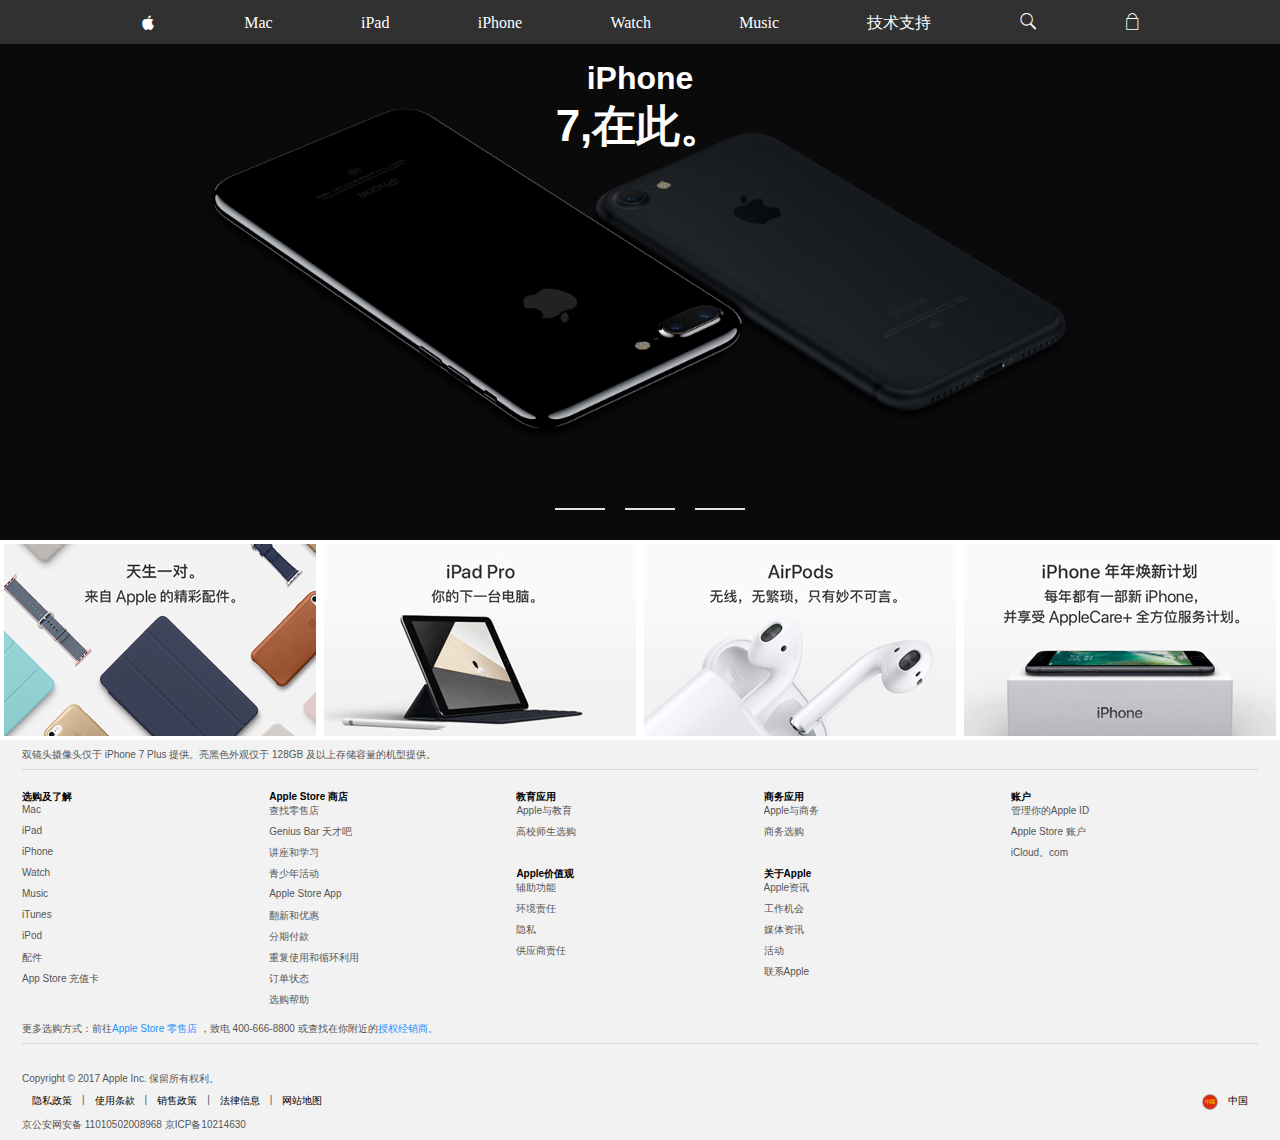
<file: apple/index.html>
<!DOCTYPE html>
<html>
	<head>
		<meta charset="UTF-8">
		<title>apple</title>
		<link rel="stylesheet" type="text/css" href="css/common.css"/>
		<link rel="stylesheet" type="text/css" href="css/index.css"/>
		<link rel="stylesheet" type="text/css" href="css/big.css" media="screen and (min-width: 1068px)"/>
		<link rel="stylesheet" type="text/css" href="css/medium.css" media="screen and (min-width: 735px) and (max-width: 1068px)"/>
		<link rel="stylesheet" type="text/css" href="css/small.css" media="screen and (min-width: 100px) and (max-width: 735px)"/>
		<script src="js/jquery.js"></script>
		<script src="js/apple.js"></script>
	</head>
	<body>
		<header>
			<nav class="big-srceen">
				<div class="ul">
					<a href="">&#xe608;</a>
					<a href="">Mac</a>
					<a href="">iPad</a>
					<a href="">iPhone</a>
					<a href="">Watch</a>
					<a href="">Music</a>
					<a href="">技术支持</a>
					<a href="">&#xe601;</a>
					<a href="">&#xe64b;</a>
				</div>
			</nav>
			<nav class="small-srceen">
				<div class="ul">
					<a href="javascript:;">
						<div></div>
						<div></div>
					</a>
					<a href="">&#xe608;</a>
					<a href="">&#xe64b;</a>
				</div>
				<ul>
					<li>
						<a href="">Mac</a>
					</li>
					<li>
						<a href="">iPad</a>
					</li>
					<li>
						<a href="">iPhone</a>
					</li>
					<li>
						<a href="">Watch</a>
					</li>
					<li>
						<a href="">Music</a>
					</li>
					<li>
						<a href="">技术支持</a>
					</li>
					<li>
						<a href="">&#xe601; 搜索 apple.com</a>
					</li>
				</ul>
			</nav>
			
			<!--banner-->
			<ul class="banner">
				<li class="img first">
					<a href="">
						<h3>iPhone</h3>
						<h2>7,在此。</h2>
					</a>
				</li>
				<li class="img">
					<a href="">
						<h3>MacBook Pro</h3>
						<h2>一身才华，一触，即发。</h2>
					</a>
				</li>
				<li class="img">
					<a href="">
						<img src="img/logo_watch_large.png"/>
						<h2>Series 2 新登场。</h2>
					</a>
				</li>
				<!--//进度条-->
				<li class="rect">
					<div>
						<div></div>
					</div>
					<div>
						<div></div>
					</div>
					<div>
						<div></div>
					</div>
				</li>
				<!--左右箭头-->
				<li class="left">
					<div>&lt;</div>
				</li>
				<li class="right">
					<div>&gt;</div>
				</li>
			</ul>
		</header>
		
		<!--图片-->
		<ul class="img-box">
			<li>
				<a href=""></a>
			</li>
			<li>
				<a href=""></a>
			</li>
			<li>
				<a href=""></a>
			</li>
			<li>
				<a href=""></a>
			</li>
		</ul>
		
		<!--底部-->
		<div class="bottom">
			<p>双镜头摄像头仅于 iPhone 7 Plus 提供。亮黑色外观仅于 128GB 及以上存储容量的机型提供。</p>
			<div>
				<div>
					<div>
						<h4>选购及了解<span>+</span></h4>
						<ul>
							<li><a href="">Mac</a></li>
							<li><a href="">iPad</a></li>
							<li><a href="">iPhone</a></li>
							<li><a href="">Watch</a></li>
							<li><a href="">Music</a></li>
							<li><a href="">iTunes</a></li>
							<li><a href="">iPod</a></li>
							<li><a href="">配件</a></li>
							<li><a href="">App Store 充值卡</a></li>
						</ul>
					</div>
				</div>
				<div>
					<div>
						<h4>Apple Store 商店<span>+</span></h4>
						<ul>
							<li><a href="">查找零售店</a></li>
							<li><a href="">Genius Bar 天才吧</a></li>
							<li><a href="">讲座和学习</a></li>
							<li><a href="">青少年活动</a></li>
							<li><a href="">Apple Store App</a></li>
							<li><a href="">翻新和优惠</a></li>
							<li><a href="">分期付款</a></li>
							<li><a href="">重复使用和循环利用</a></li>
							<li><a href="">订单状态</a></li>
							<li><a href="">选购帮助</a></li>
						</ul>
					</div>
				</div>
				
				<div>
					<div>
						<h4>教育应用<span>+</span></h4>
						<ul>
							<li><a href="">Apple与教育</a></li>
							<li><a href="">高校师生选购</a></li>
						</ul>
					</div>
					<div>
						<h4>商务应用<span>+</span></h4>
						<ul>
							<li><a href="">Apple与商务</a></li>
							<li><a href="">商务选购</a></li>
						</ul>
					</div>
				</div>
				
				<div>
					<div>
						<h4>账户<span>+</span></h4>
						<ul>
							<li><a href="">管理你的Apple ID</a></li>
							<li><a href="">Apple Store 账户</a></li>
							<li><a href="">iCloud。com</a></li>
						</ul>
					</div>
					<div>
						<h4>Apple价值观<span>+</span></h4>
						<ul>
							<li><a href="">辅助功能</a></li>
							<li><a href="">环境责任</a></li>
							<li><a href="">隐私</a></li>
							<li><a href="">供应商责任</a></li>
						</ul>
					</div>
				</div>
				
				<div>
					<div>
						<h4>关于Apple<span>+</span></h4>
						<ul>
							<li><a href="">Apple资讯</a></li>
							<li><a href="">工作机会</a></li>
							<li><a href="">媒体资讯</a></li>
							<li><a href="">活动</a></li>
							<li><a href="">联系Apple</a></li>
						</ul>
					</div>
				</div>
			</div>
			<p>更多选购方式：前往<a href="">Apple Store 零售店</a> ，致电 400-666-8800 或查找在你附近的<a href="">授权经销商。</a></p>
			<p>Copyright © 2017 Apple Inc. 保留所有权利。</p>
			<a href="">隐私政策</a>
			<span>|</span>
			<a href="">使用条款</a>
			<span>|</span>
			<a href="">销售政策</a>
			<span>|</span>
			<a href="">法律信息</a>
			<span>|</span>
			<a href="">网站地图</a>
			<a href="">
				<a href="" class="chain">中国</a>
				<img src="img/16.png" alt="" />
			</a>
			<p>京公安网安备 11010502008968 京ICP备10214630</p>
		</div>
	</body>
</html>
</file>
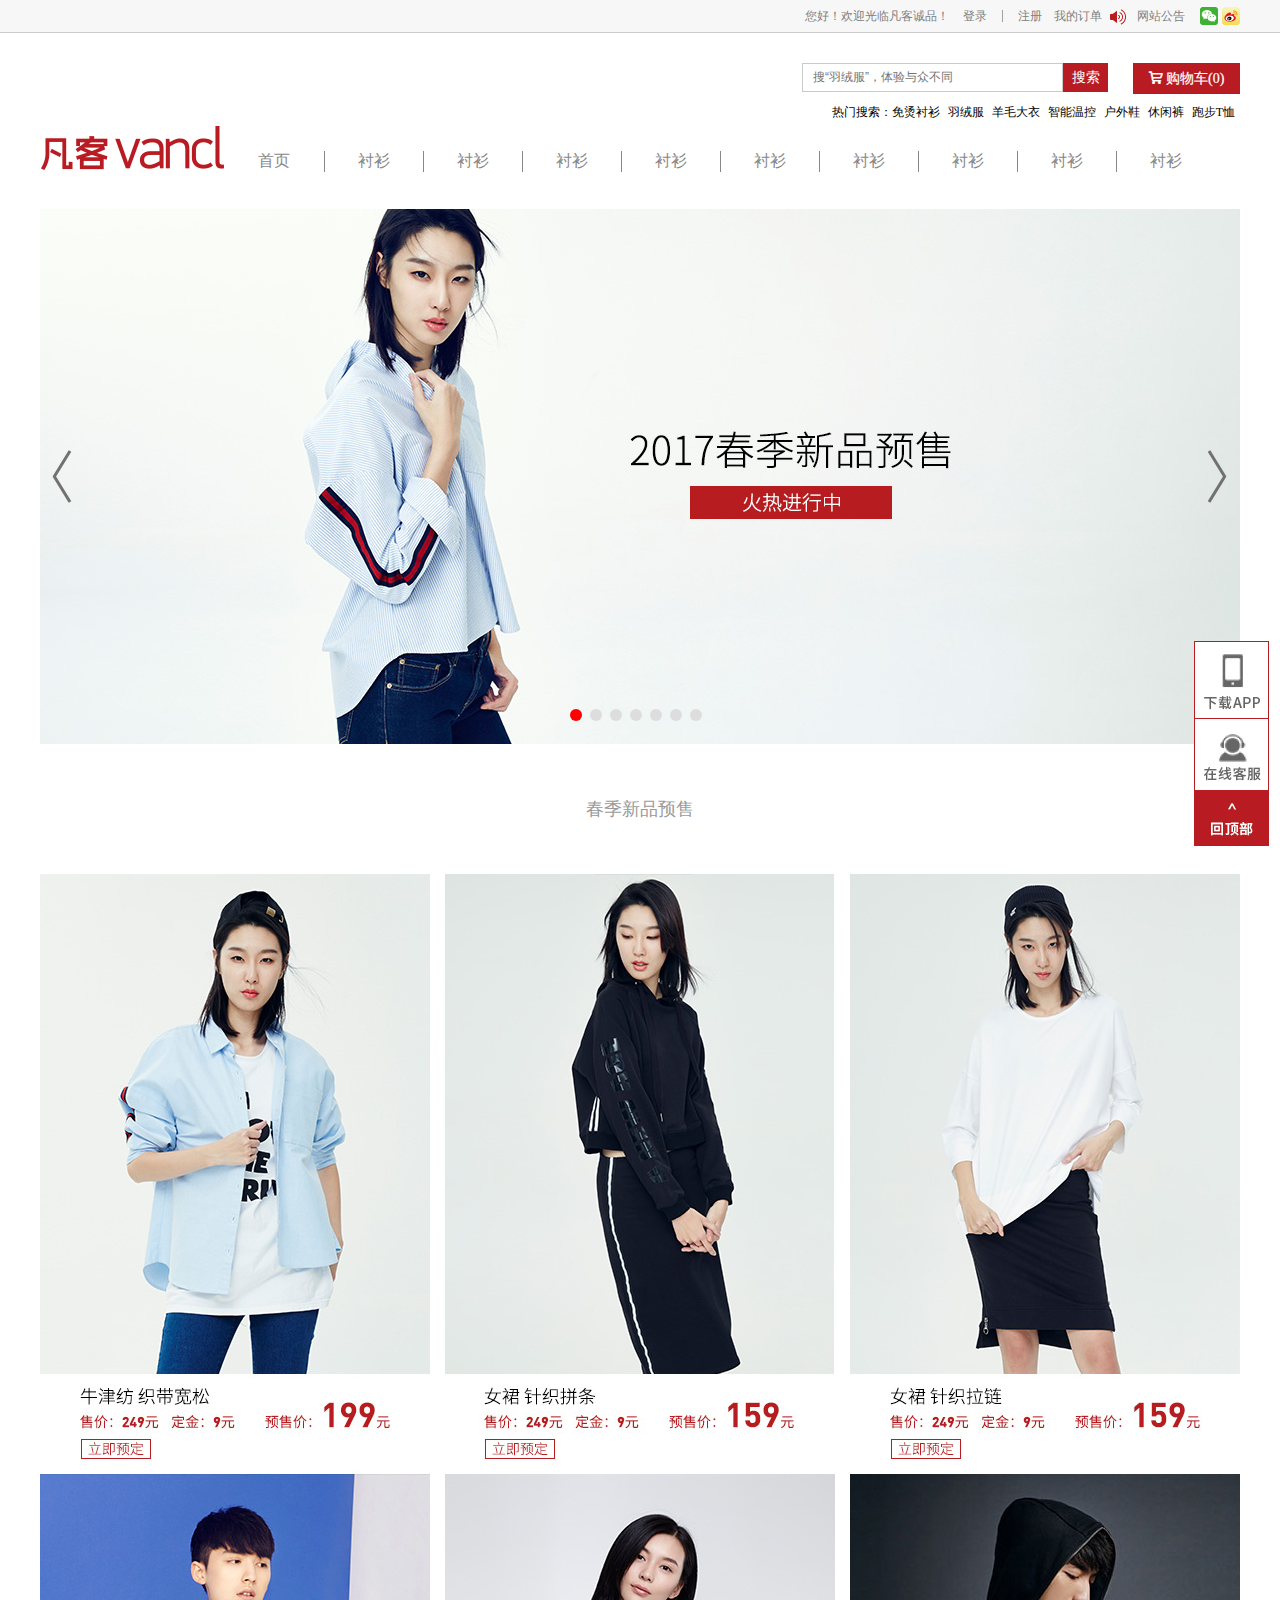
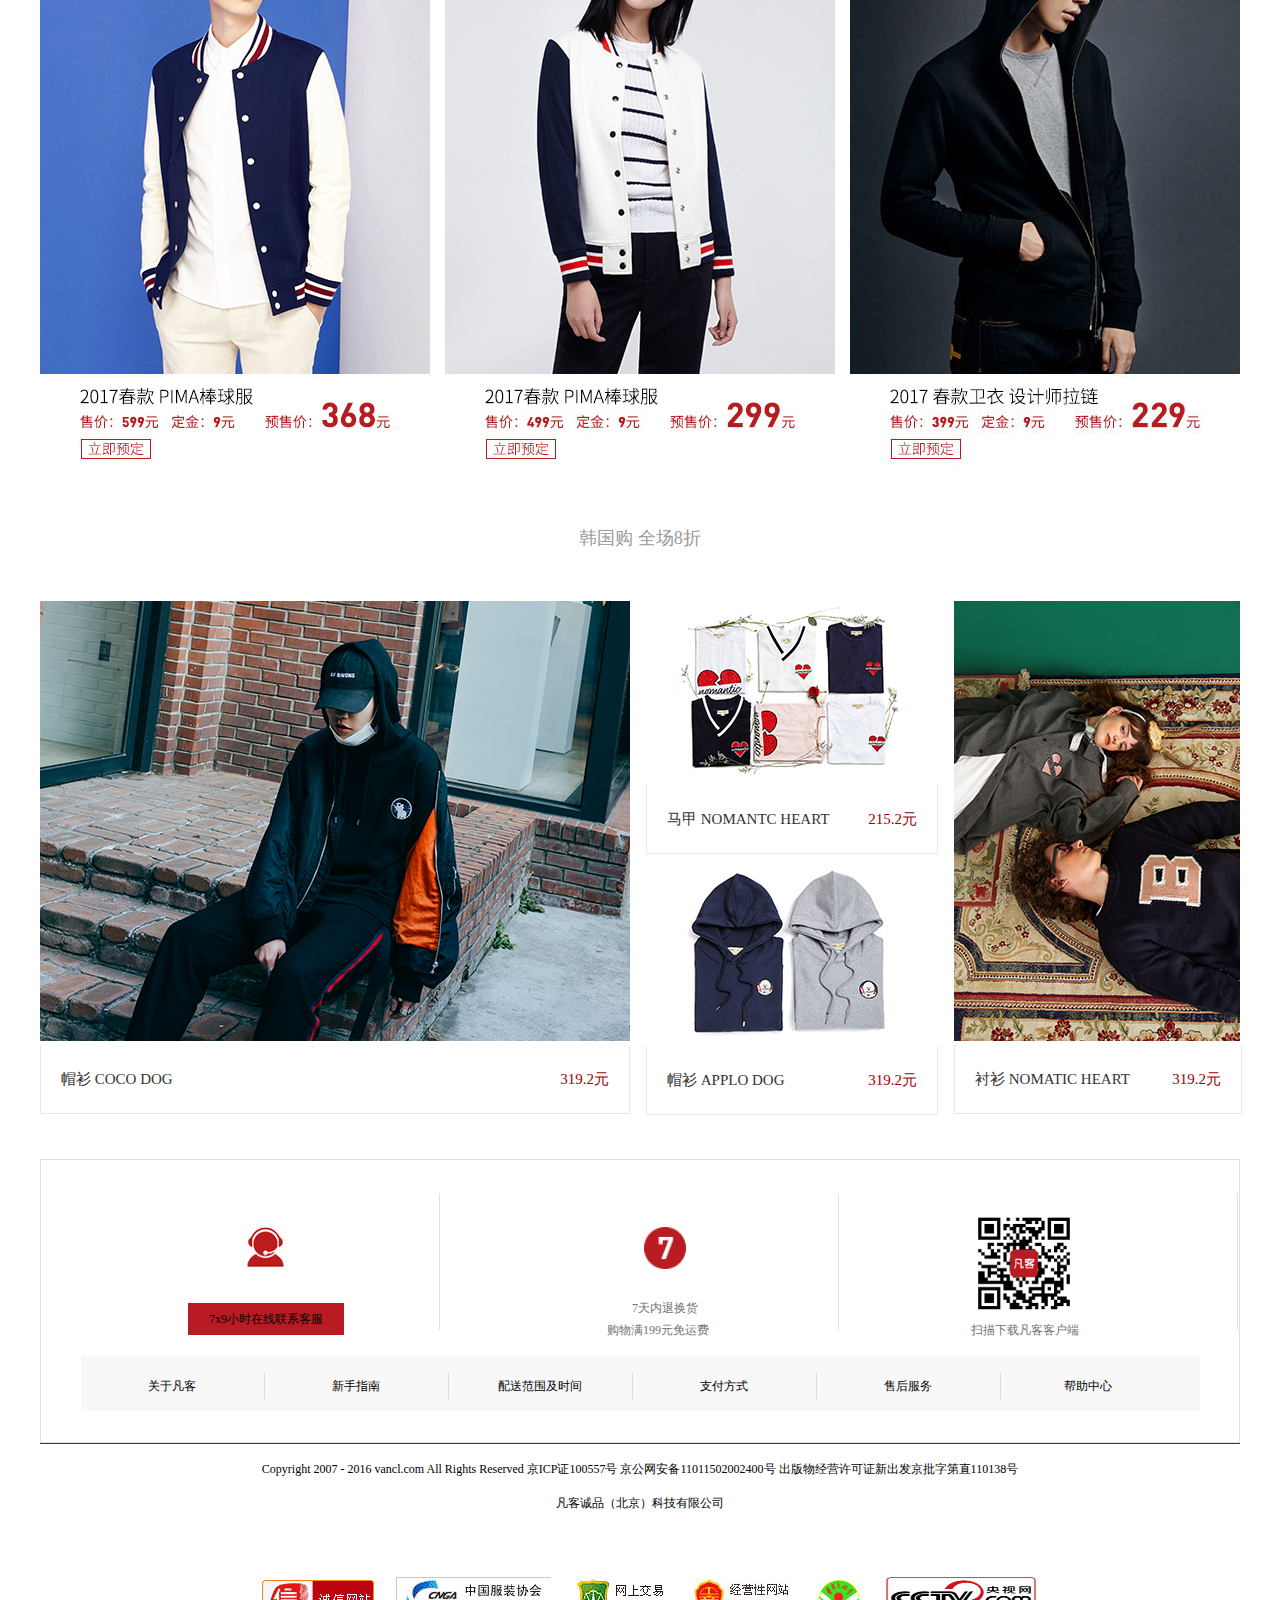
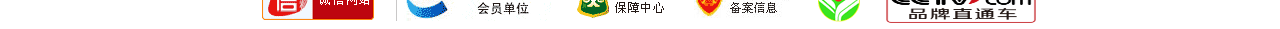
<file: 凡客/index.html>
<!doctype html>
<html lang="en">
<head> 
	<meta charset="UTF-8">
	<title>凡客</title>
	<link rel="stylesheet" href="css/base.css">
	<link rel="stylesheet" href="css/main.css">
</head>
<body>
	<div class="fix">
		<img src="img/baywindow.png" alt="">
	</div>
	<!-- 头部开始 -->
	<div class="header">
		<div class="main">
			<!-- 登录部分的大盒子 -->
			<div class="loginBox">
				<!-- 欢迎光临 -->
				<div class="welcome">您好！欢迎光临凡客诚品！</div>
				<!-- 登录注册 -->
				<div class="dengzhu">
					<a href="" class="login">登录</a>
					<div class="xian"></div>
					<a href="" class="login zhuce">注册</a>
				</div>
				<div class="dingdan">
					<a href="" class="dingdan">我的订单</a>
				</div>
				<!-- 公告 -->
				<div class="gonggao ">
					<img src="img/2.png" alt="" class=gonggaoimg>
					<div class="gonggaocon">网站公告</div>	
				</div>
				<!-- 微信 -->			
				<img src="img/w2.jpg"  alt="" class="weiboimg">				
				<div class="wxbox">
					<img src="img/w1.jpg"  alt="" class="weixinimg">
					<img src="img/weixin.png" alt="" class="weixinimg wx-erweima">
				</div>
			</div>
		</div>
	</div>
	<!-- 头部结束 -->
	<!-- 搜索栏 -->
	<div class="sousuolan">
		<div class="search">
			<div class="sousuoshang">
				<div class="sousuo">
					<input type="text" class="sousuokuang" placeholder="搜“羽绒服”，体验与众不同">
					<a href="">
						<div class="searchbtn">搜索</div>
					</a>
				</div>
				<div class="gouwuche iconfont">
					&#xe600;
					购物车(0)
					<div class="bugcartab">您的购物车中没有任何商品
					</div>
					<div class="tiaoer"></div>
				</div>
			</div>
			<div class="sousuoxia">
				<div class="resou">
						热门搜索：<a href="">免烫衬衫</a> <a href="">羽绒服</a> <a href="">羊毛大衣</a> <a href="">智能温控</a> <a href="">户外鞋</a> <a href="">休闲裤</a> <a href="">跑步T恤</a>
						</div>
			</div>
				
		</div>
	
	</div>
	<!-- 搜索栏结束 -->
	<!-- 导航栏开始 -->
	<div class="daohang">
		<a href="">
			<div class="logo">
				<img src="img/logo18546.png" alt="" >
			</div>
		</a>
			<div class="daohanglan123">
				<a href="">首页</a>
			</div>
			<div class="daohanglan">
				<a href=""><p>衬衫</p></a>
				<div class="xuangxiang">
					<div class="tiao"></div>
					<div class="xuangxiang_neirong">
						<a href="">
							<li>卫衣</li>
							<li>卫衣</li>
							<li>卫衣</li>
							<li>卫衣</li>
							<li>卫衣</li>
						</a>
						
					</div>
				</div>
			</div>

			<div class="daohanglan">
				<a href=""><p>衬衫</p></a>
				<div class="xuangxiang">
					<div class="tiao"></div>
					<div class="xuangxiang_neirong">
						<a href="">
							<li>卫衣</li>
							<li>卫衣</li>
							<li>卫衣</li>
							<li>卫衣</li>
							<li>卫衣</li>
						</a>
					</div>
				</div>
			</div>

			<div class="daohanglan">
				<a href=""><p>衬衫</p></a>
				<div class="xuangxiang">
					<div class="tiao"></div>
					<div class="xuangxiang_neirong">
						<a href="">
							<li>卫衣</li>
							<li>卫衣</li>
							<li>卫衣</li>
							<li>卫衣</li>
							<li>卫衣</li>
						</a>
					</div>
				</div>
			</div>

			<div class="daohanglan">
				<a href=""><p>衬衫</p></a>
				<div class="xuangxiang">
					<div class="tiao"></div>
					<div class="xuangxiang_neirong">
						<a href="">
							<li>卫衣</li>
							<li>卫衣</li>
							<li>卫衣</li>
							<li>卫衣</li>
							<li>卫衣</li>
						</a>
					</div>
				</div>
			</div>

			<div class="daohanglan">
				<a href=""><p>衬衫</p></a>
				<div class="xuangxiang">
					<div class="tiao"></div>
					<div class="xuangxiang_neirong">
						<a href="">
							<li>卫衣</li>
							<li>卫衣</li>
							<li>卫衣</li>
							<li>卫衣</li>
							<li>卫衣</li>
						</a>
					</div>
				</div>
			</div>

			<div class="daohanglan">
				<a href=""><p>衬衫</p></a>
				<div class="xuangxiang">
					<div class="tiao"></div>
					<div class="xuangxiang_neirong">
						<a href="">
							<li>卫衣</li>
							<li>卫衣</li>
							<li>卫衣</li>
							<li>卫衣</li>
							<li>卫衣</li>
						</a>
					</div>
				</div>
			</div>

			<div class="daohanglan">
				<a href=""><p>衬衫</p></a>
				<div class="xuangxiang">
					<div class="tiao"></div>
					<div class="xuangxiang_neirong">
						<a href="">
							<li>卫衣</li>
							<li>卫衣</li>
							<li>卫衣</li>
							<li>卫衣</li>
							<li>卫衣</li>
						</a>
					</div>
				</div>
			</div>
			<div class="daohanglan">
				<a href=""><p>衬衫</p></a>
				<div class="xuangxiang">
					<div class="tiao"></div>
					<div class="xuangxiang_neirong">
						<a href="">
							<li>卫衣</li>
							<li>卫衣</li>
							<li>卫衣</li>
							<li>卫衣</li>
							<li>卫衣</li>
						</a>
					</div>
				</div>
			</div>
			<div class="daohanglan">
				<a href=""><p>衬衫</p></a>
				<div class="xuangxiang">
					<div class="tiao"></div>
					<div class="xuangxiang_neirong">
						<a href="">
							<li>卫衣</li>
							<li>卫衣</li>
							<li>卫衣</li>
							<li>卫衣</li>
							<li>卫衣</li>
						</a>
					</div>
				</div>
			</div>
			
	</div>
	<!-- 导航栏结束 -->
	<!-- banner开始 -->
	<div class="banner">
		<a href="">
			<img src="img/ys535.jpg" alt="">
			<img src="img/sjys.jpg" alt="">
			<img src="img/1200-535-2.jpg" alt="">
			<img src="img/vty-535.jpg" alt="">
			<img src="img/dh.jpg" alt="">
			<img src="img/njfsj3-10.jpg" alt="">
			<img src="img/535-0322.jpg" alt="">

		</a>
		
		<div class="zuo"></div>
		<div class="you"></div>
		<div class="xia">
			<li class="lunbodian active"></li>
			<li class="lunbodian"></li>
			<li class="lunbodian"></li>
			<li class="lunbodian"></li>
			<li class="lunbodian"></li>
			<li class="lunbodian"></li>
			<li class="lunbodian"></li>
		</div>
	</div>
	<!-- banner结束 -->
	<!-- 春季新品开始 -->
	<div class="xinpin">
		<div class="yushou">春季新品预售</div>
		<div class="clothes">
			<a href=""><img src="img/cjys_04.jpg" alt="" class=tupian1></a>
			<a href=""><img src="img/cjys_05.jpg" alt="" class=tupian2></a>	
			<a href=""><img src="img/cjys_06.jpg" alt="" class=tupian3></a>
			<a href=""><img src="img/cjys_07.jpg" alt="" class=tupian4></a>
			<a href=""><img src="img/cjys_08.jpg" alt="" class=tupian5></a>
			<a href=""><img src="img/cjys_44.jpg" alt="" class=tupian6></a>					
		</div>
	</div>
	<div class="hanguogou">
		<div class="bazhe">韩国购 全场8折</div>
		<div class="clothes2">
			<div class="maoshan1"><!-- 第一小块 -->
				<a href=""><img src="img/01.jpg" alt="" class=tupian7></a>				
				<div class="cocodog">
					<div class="COCODOG">帽衫 COCO DOG</div>
					<div class="JIAGE">319.2元</div>
				</div>
			</div>
			<div class="maoshan2"><!-- 第二小块 -->
				<div class="c1">
					<a href=""><img src="img/003.jpg" alt="" class=tupian8></a>					
					<div class="majia">
						<div class="heart">马甲 NOMANTC HEART</div>
						<div class="JIAGE2">215.2元</div>
					</div>
				</div>
				<div class="c2">
					<a href=""><img src="img/002.jpg" alt="" class=tupian8></a>					
					<div class="maoshan">
						<div class="applo">帽衫 APPLO DOG</div>
						<div class="JIAGE3">319.2元</div>
					</div>
				</div>
			</div>
			<div class="maoshan3">   <!-- 第三小块 -->
				<a href=""><img src="img/04.jpg" alt="" class=tupian9></a>				
				<div class="chenshan">
					<div class="NOMANTIC">衬衫 NOMATIC HEART</div>
					<div class="JIAGE4">319.2元</div>
				</div>
			</div>				
		</div>
	</div>
	<div class="dibu">   <!-- 第三部分 -->	
		<div class="shangban">
			<div class="lianxi">
		    		<img src="img/onlinecustomer.png" alt="" class="lianxi1">
		    		<div class="kefu">7x9小时在线联系客服</div>
		    	</div>
		    	<div class="lianxi">
		    		<img src="img/seven.png" alt="" class="lianxi1">
		    		<div class="huanhuo">7天内退换货</div>
		    		<div class="mianyunfei">购物满199元免运费</div>
		    	</div>
		    	<div class="lianxi">
		    		<img src="img/2014_8_29_16_39_33_7709.jpg" alt="" class="lianxi2">
		    		<div class="erweima">扫描下载凡客客户端</div>
		    	</div>	
		</div>		

		<div class="hui">
			<a href="">
	    		<div class="guanyu">关于凡客</div>
	    		<div class="guanyu">新手指南</div>
	    		<div class="guanyu">配送范围及时间</div>
	    		<div class="guanyu">支付方式</div>
	    		<div class="guanyu">售后服务</div>
	    		<div class="guanyu1">帮助中心</div>
    		</a>
	    </div>    
		      	
		    		    		    		    	
	</div>
	<div class="dilan">
	    	<div class="icp"> Copyright 2007 - 2016 vancl.com All Rights Reserved 京ICP证100557号 京公网安备11011502002400号 出版物经营许可证新出发京批字第直110138号</div>
	    	<div class="icp">凡客诚品（北京）科技有限公司</div>
	    	<div class="danwei">
	    		<div class="danwei1 danwei11">
	    			<img src="img/spritesbgtop1.png" alt="">
	    		</div>
	    		<div class="danwei1">
	    			<img src="img/spritesbgtop2.png" alt="">
	    		</div>
	    		<div class="danwei1">
	    			<img src="img/26.png" alt="">
	    		</div>
	    		<div class="danwei1">
	    			<img src="img/spritesbgtop4.png" alt="">
	    		</div>
	    		<div class="danwei1">
	    			<img src="img/spritesbgtop5.png" alt="">
	    		</div>
	    		<div class="danwei1">
	    			<img src="img/kexin_brand_for_others.png" alt="" class="che">
	    		</div>
	    	</div>
	    </div>
	    </div>
	
	
	<script src="js/function.js"></script>
	<script src="js/animate.js"></script>
	<script src="js/hover.js"></script>
	<script src="js/xuanxiangka.js"></script>
	
</body>
</html>
</body>
</html>         <!-- text-align：center 使行元素在块元素中居中 -->
  				<!-- 浮动元素撑不开父元素的高度 -->
  				<!-- <div class="claer"></div> -->       <!--  清除浮动 -->
</file>
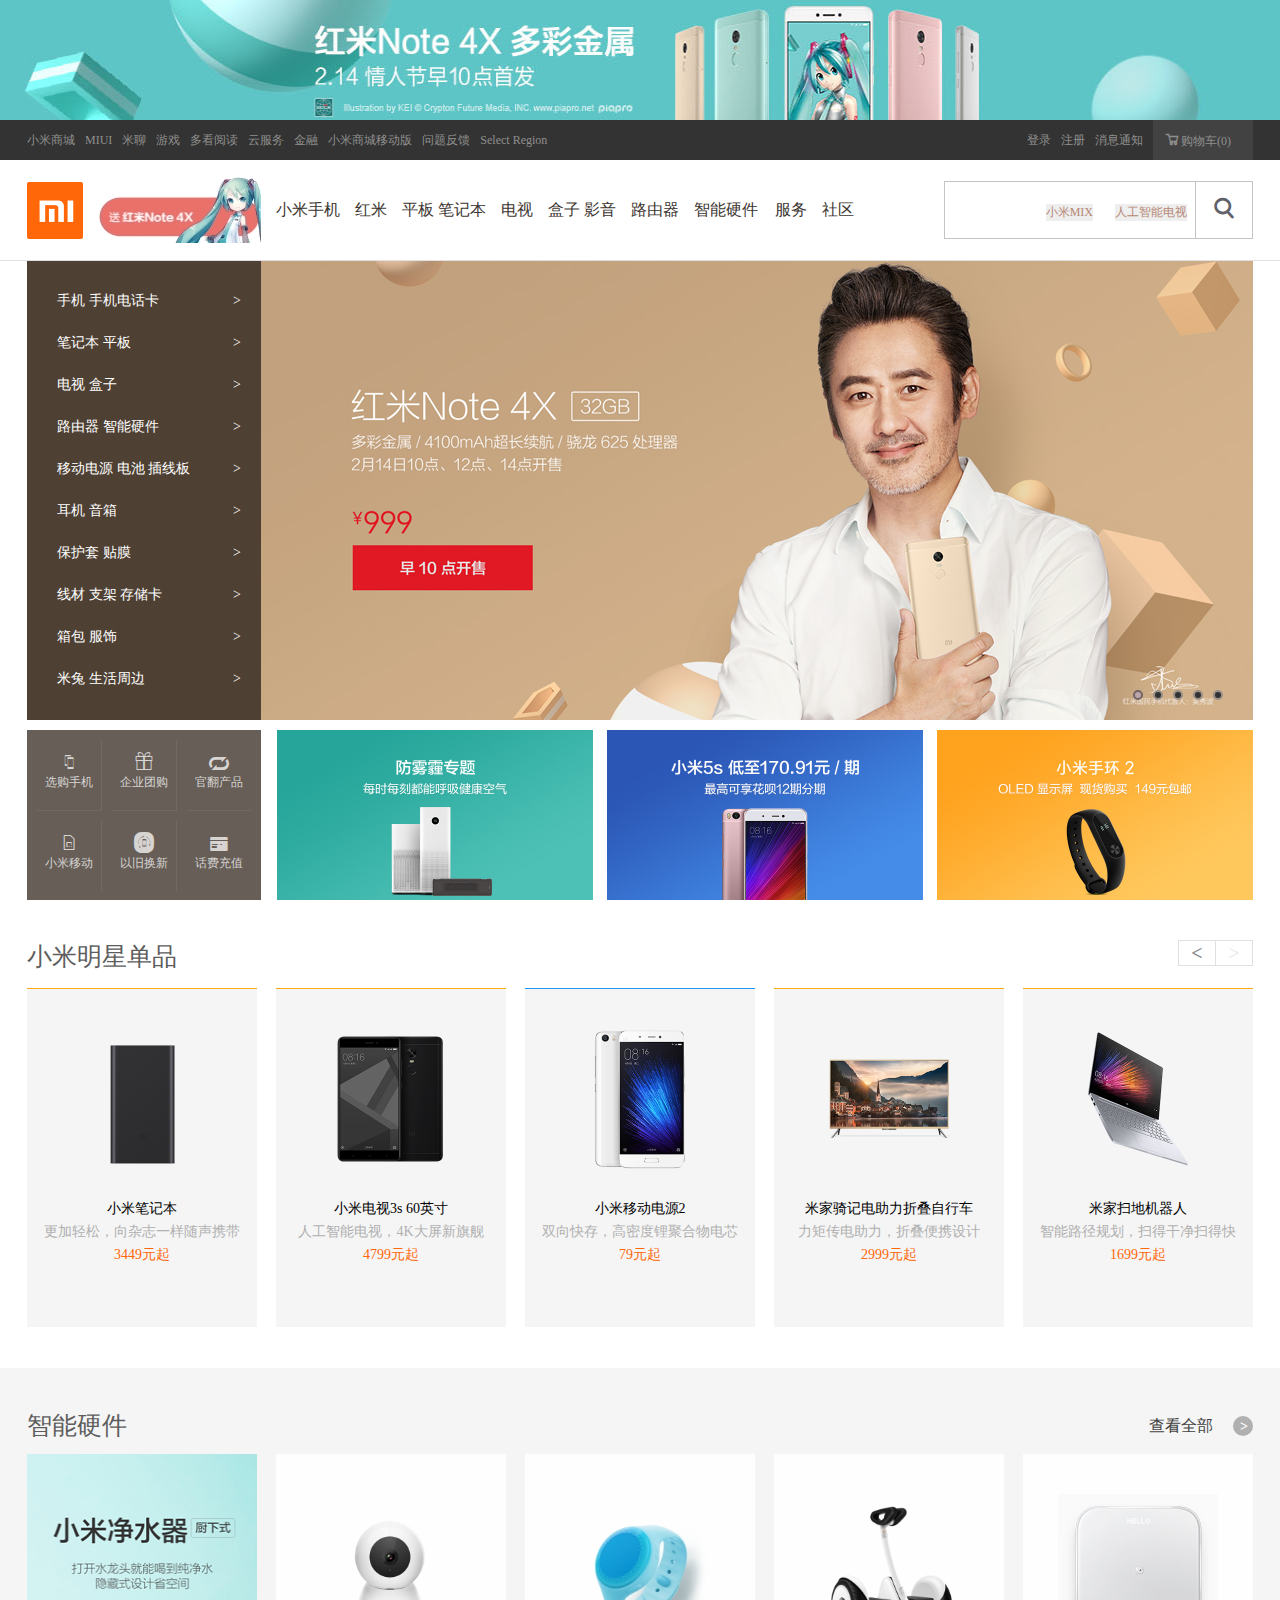
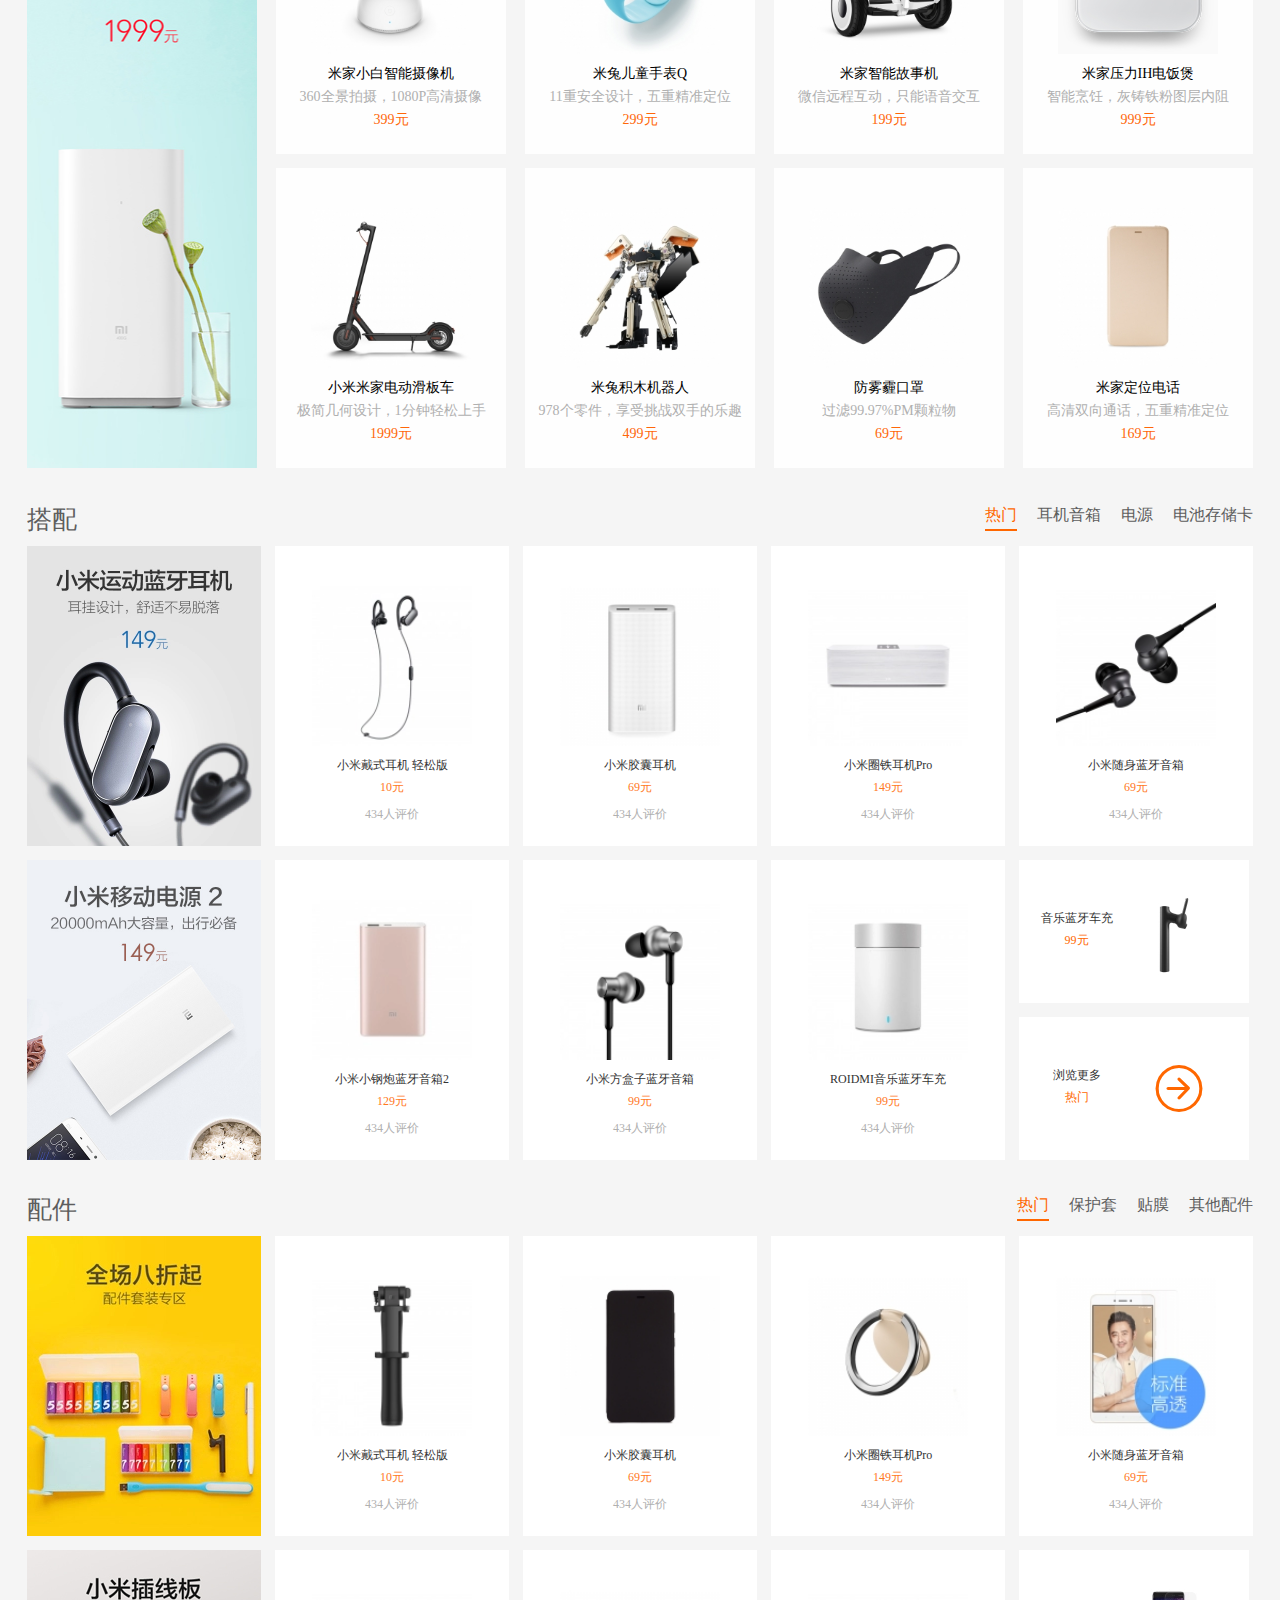
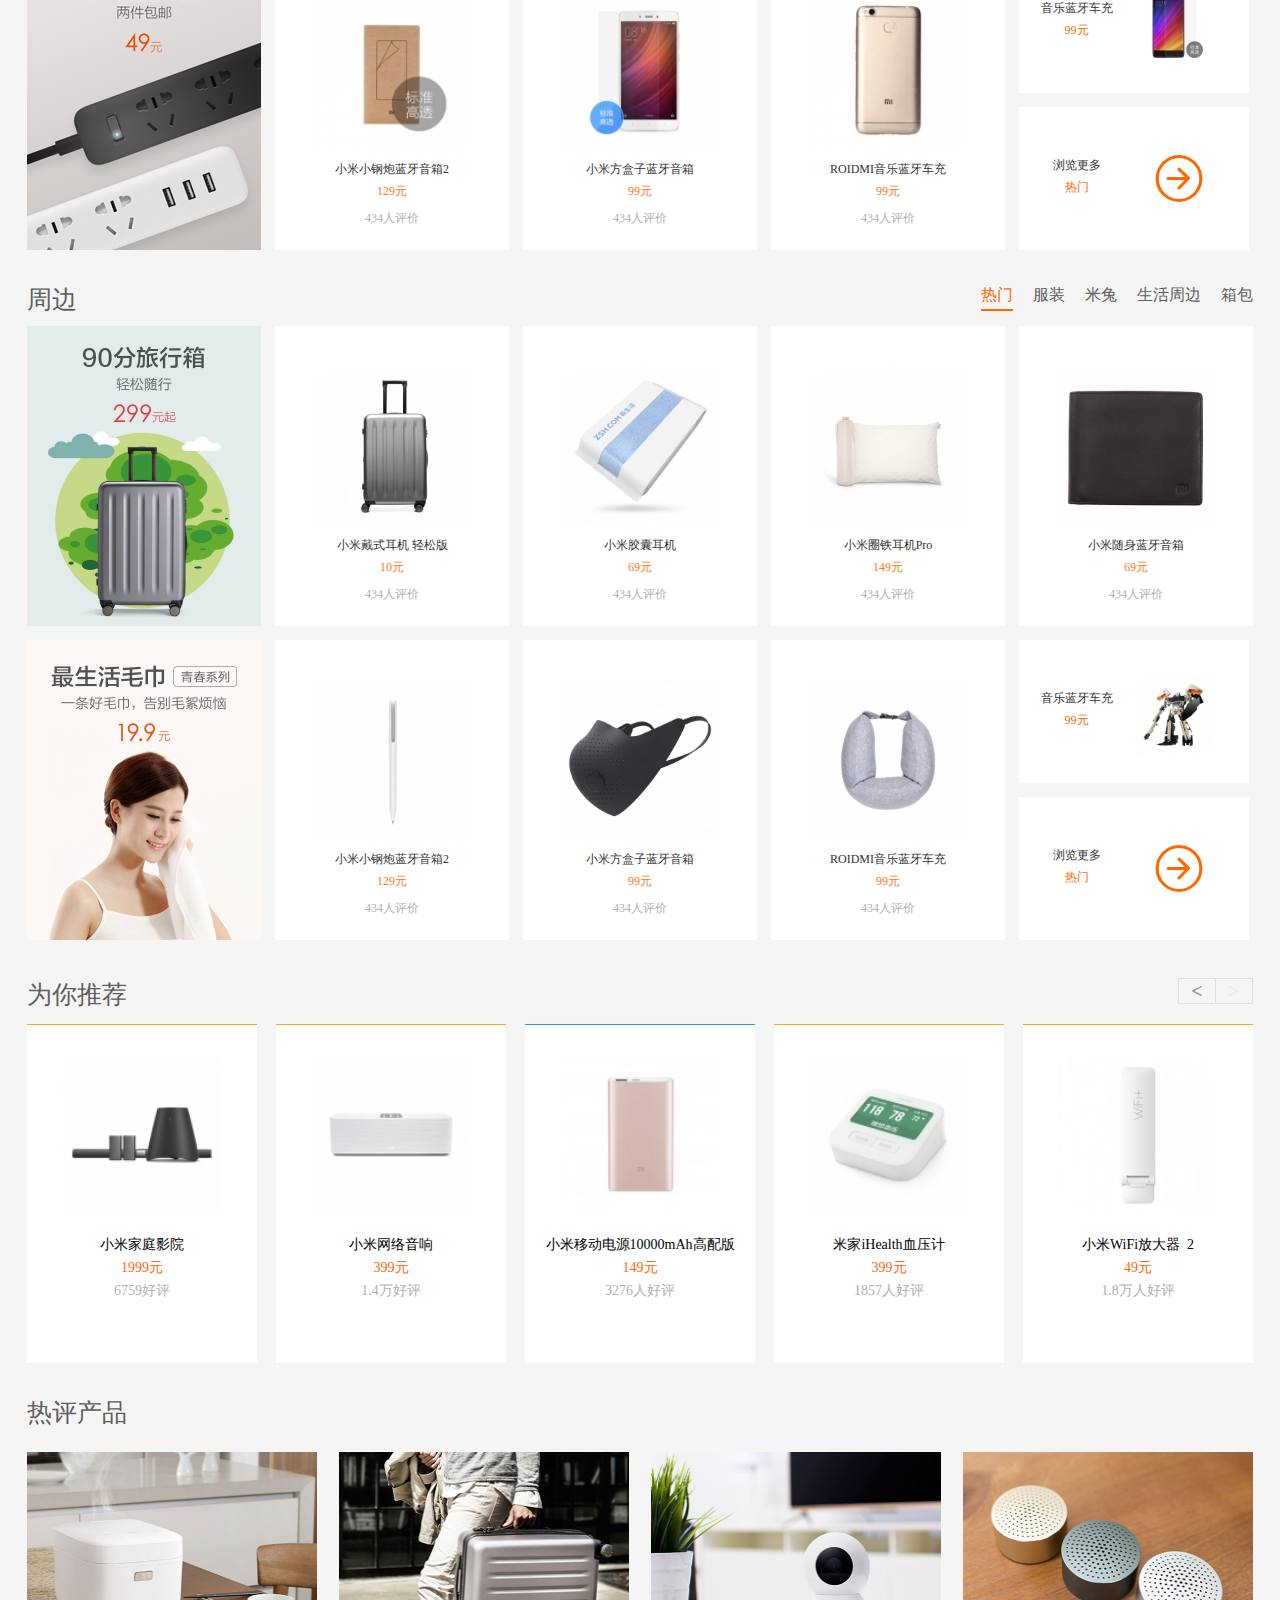
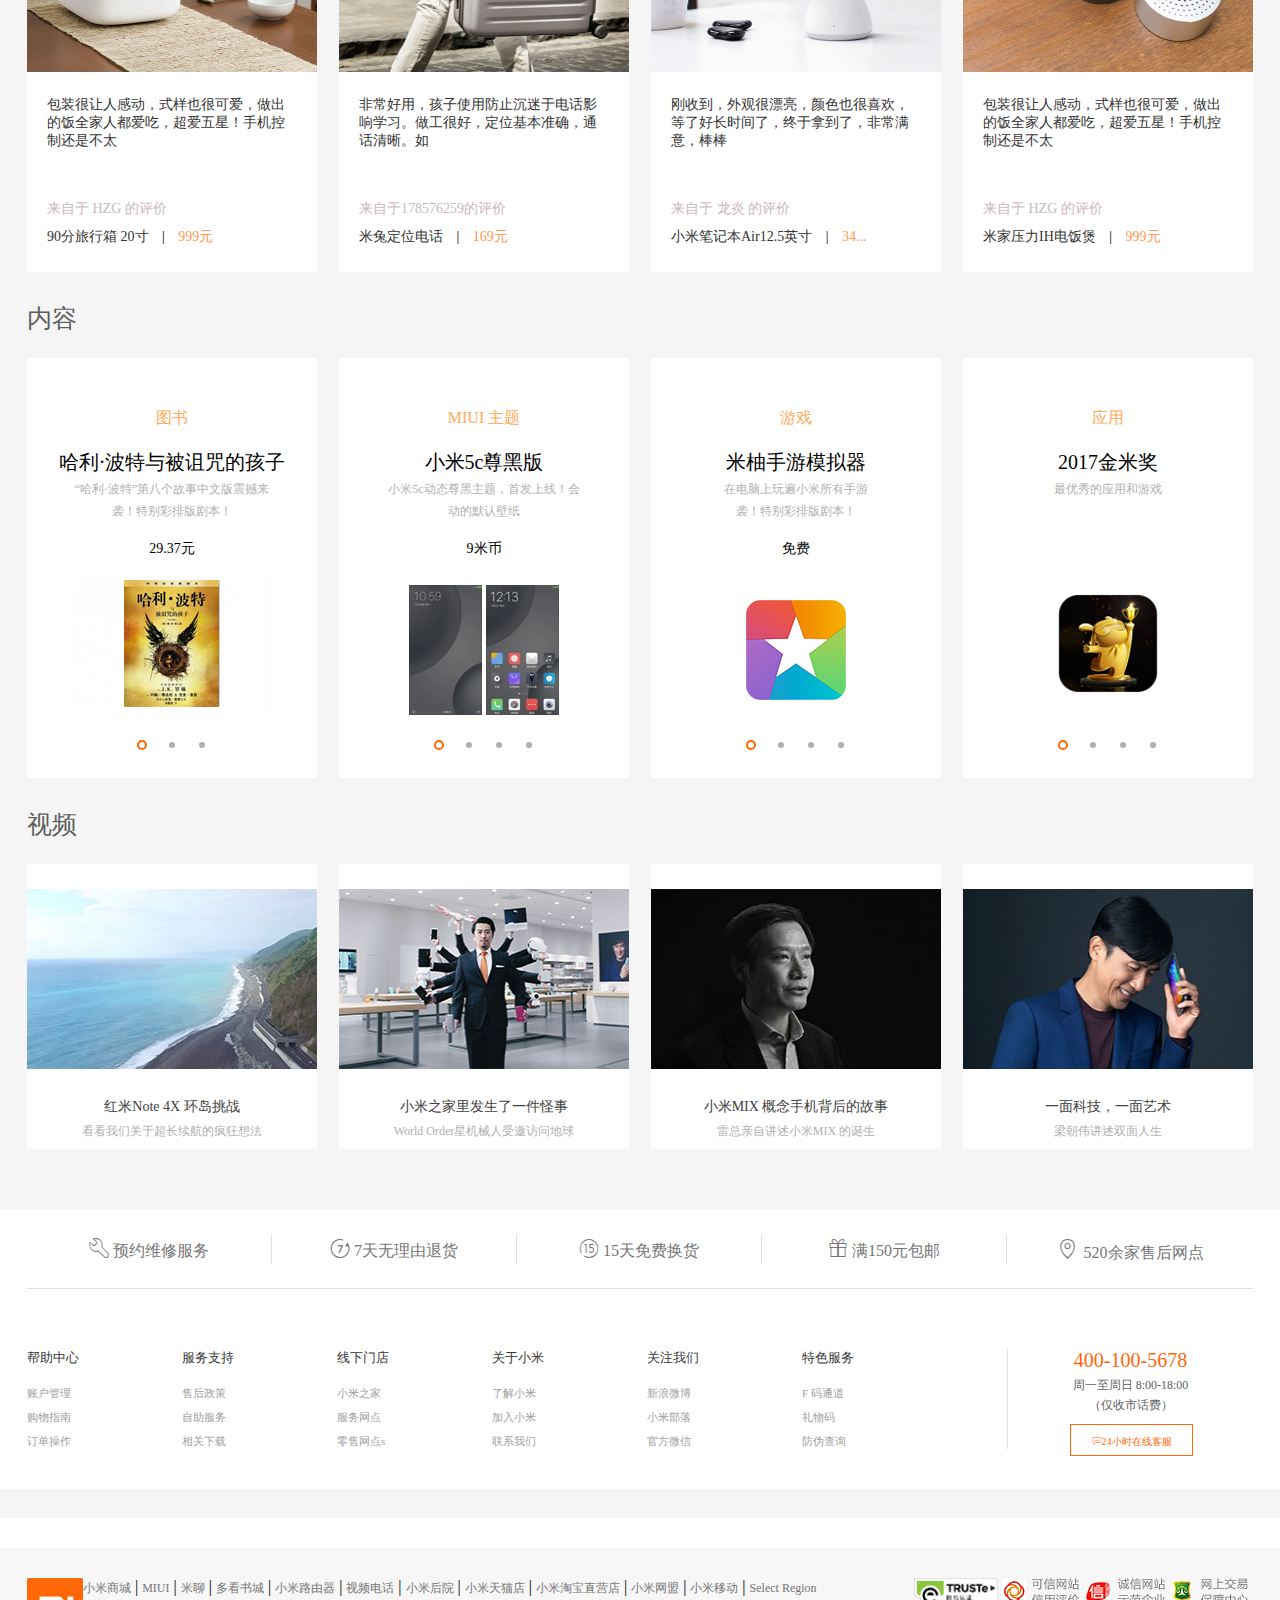
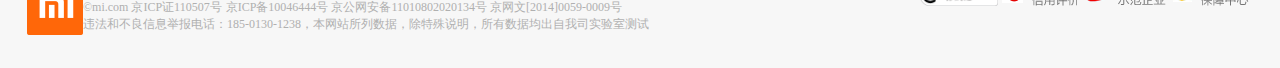
<file: 小米官网/mi.html>
<!doctype html>
<html lang="en">
<head>
	<meta charset="UTF-8">
	<title>小米商城</title>
	<link rel="stylesheet" href="css/mi.css" />
	<link rel="stylesheet" href="css/one.css" />
	<link rel="stylesheet" href="css/two.css" />
	<script src="js/animate.js"></script>
	<script src="js/mi.js"></script>
</head>

<body>
	<!--header-->
	 <header class="header_all">
		<section class="header_picture">
			<img  class="img_top" src="img/1.jpg" tilte="" alt="加载失败" />
		</section>
		<section class="border">
				<section class="word_link">
					<a href="">
						<span class="left">小米商城</span>
						<span class="left">MIUI </span>
						<span class="left">米聊</span>
						<span class="left">游戏</span>
						<span class="left">多看阅读</span>
						<span class="left">云服务</span>
						<span class="left">金融</span>
						<span class="left">小米商城移动版</span>
						<span class="left">问题反馈</span>
						<span class="left">Select&nbsp;Region</span>
						<section class="shop">
							<span class="icon">&#xe681;</span>
							<span class="shoping">购物车(0)</span>
							<div>购物车中还没有商品，赶紧选购吧！</div>
						</section>
						<span class="right">消息通知</span>
						<span class="right">注册</span>
						<span class="right">登录</span>
					</a>
				</section> 
		</section>
	</header>
	<!--header-->


	<!--nav-->
	<nav class="nav_all">
		<section class="contain">
			<a href="">
				<img class="img_one" src="img/3.jpg" alt="" title=""/>
				<img class="img_two" src="img/4.jpg" alt="" title=""/>
			</a>
			<div>
				<a  class="left" href="">小米手机</a>
				<a  class="left" href="">红米</a>
				<a  class="left" href="">平板 笔记本</a>
				<a  class="left" href="">电视</a>
				<a  class="left" href="">盒子 影音</a>
				<a  class="left" href="">路由器</a>
				<a  class="left" href="">智能硬件</a>
			</div>
				<a  class="left" href="">服务</a>
				<a  class="left" href="">社区</a>

			<section class="section_all">
				<a href="">
					<section class="section_one">&#xe624;</section>
				</a>
				<form action="" method="post">
					<input class="input_one" type="text" height="56px"  name="input_name" value="" placeholder="" />
				</form>
				
				<a href="" class="one">小米MIX</a>
				<a href="" class="two">人工智能电视</a>
				
			</section>
		</section>
	</nav>
	<!--nav-->


<!--nav看不见，放上去才见-->
<section class="nav_hidden">
	<ul class="hidden">
		<li class="li_first">
			<div class="hidden_one">
				<a href="">
					<img src="img/navhidden1_1.png" alt="" />
				</a>
				
				<h5>
					<a href="">小米手机5c</a>
				</h5>
				<span>1499元</span>
			</div>
			<div class="hidden_one">
				<a href="">
					<img src="img/navhidden1_2.png" alt="" />
				</a>
				<h5>
					<a href="">小米Note&nbsp;2</a>
				</h5>
				
				<span>2799元</span>
			</div>
			<div class="hidden_one">
				<a href="">
					<img src="img/navhidden1_3.png" alt="" />
				</a>
				<h5>
					<a href="">小米MIX</a>
				</h5>
				
				<span>3499元</span>
			</div>
			<div class="hidden_one">
				<a href="">
					<img src="img/navhidden1_4.png" alt="" />
				</a>
				<h5>
					<a href="">小米5s&nbsp;</a>
					
				</h5>
				
				<span>2299元</span>
			</div>
			<div class="hidden_one">
				<a href="">
					<img src="img/navhidden1_5.png" alt="" />
				</a>
				<h5>
					<a href="">小米手机5</a>
				</h5>
				
				<span>1799元</span>
			</div>
			<div class="hidden_one">
				<a href="">
					<img src="img/navhidden1_6.png" alt="" />
				</a>
				<h5>
					<a href="">小米手机5c</a>
				</h5>
				
				<span>1499元</span>
			</div>
		</li>
		
		<li>
			<div class="hidden_one">
				<a href="">
					<img src="img/navhidden2_1.png" alt="" />
				</a>
				<h5>
					<a href="">小米MIX</a>
				</h5>
				
				<span>3499元</span>
			</div>
			<div class="hidden_one">
				<a href="">
					<img src="img/navhidden2_2.png" alt="" />
				</a>
				<h5>
					<a href="">小米5s&nbsp;</a>
					
				</h5>
				
				<span>2299元</span>
			</div>
			<div class="hidden_one">
				<a href="">
					<img src="img/navhidden2_3.png" alt="" />
				</a>
				<h5>
					<a href="">小米手机5</a>
				</h5>
				
				<span>1799元</span>
			</div>
			<div class="hidden_one">
				<a href="">
					<img src="img/navhidden2_4.png" alt="" />
				</a>
				<h5>
					<a href="">小米手机5c</a>
				</h5>
				
				<span>1499元</span>
			</div>
		</li>
		<li>
			<div class="hidden_one">
				<a href="">
					<img src="img/navhidden3_1.png" alt="" />
				</a>
				<h5>
					<a href="">小米MIX</a>
				</h5>
				
				<span>3499元</span>
			</div>
			<div class="hidden_one">
				<a href="">
					<img src="img/navhidden3_2.png" alt="" />
				</a>
				<h5>
					<a href="">小米5s&nbsp;</a>
					
				</h5>
				
				<span>2299元</span>
			</div>
			<div class="hidden_one">
				<a href="">
					<img src="img/navhidden3_3.png" alt="" />
				</a>
				<h5>
					<a href="">小米手机5</a>
				</h5>
				
				<span>1799元</span>
			</div>
			<div class="hidden_one">
				<a href="">
					<img src="img/navhidden3_4.png" alt="" />
				</a>
				<h5>
					<a href="">小米手机5c</a>
				</h5>
				
				<span>1499元</span>
			</div>
		</li>
		<li>
			<div class="hidden_one">
				<a href="">
					<img src="img/navhidden4_1.png" alt="" />
				</a>
				
				<h5>
					<a href="">小米手机5c</a>
				</h5>
				<span>1499元</span>
			</div>
			<div class="hidden_one">
				<a href="">
					<img src="img/navhidden4_2.png" alt="" />
				</a>
				<h5>
					<a href="">小米Note&nbsp;2</a>
				</h5>
				
				<span>2799元</span>
			</div>
			<div class="hidden_one">
				<a href="">
					<img src="img/navhidden4_3.png" alt="" />
				</a>
				<h5>
					<a href="">小米MIX</a>
				</h5>
				
				<span>3499元</span>
			</div>
			<div class="hidden_one">
				<a href="">
					<img src="img/navhidden4_4.png" alt="" />
				</a>
				<h5>
					<a href="">小米5s&nbsp;</a>
					
				</h5>
				
				<span>2299元</span>
			</div>
			<div class="hidden_one">
				<a href="">
					<img src="img/navhidden4_5.png" alt="" />
				</a>
				<h5>
					<a href="">小米手机5</a>
				</h5>
				
				<span>1799元</span>
			</div>
			<div class="hidden_one">
				<a href="">
					<img src="img/navhidden4_6.png" alt="" />
				</a>
				<h5>
					<a href="">小米手机5c</a>
				</h5>
				
				<span>1499元</span>
			</div>
		</li>
		<li>
			<div class="hidden_one">
				<a href="">
					<img src="img/navhidden5_1.png" alt="" />
				</a>
				
				<h5>
					<a href="">小米手机5c</a>
				</h5>
				<span>1499元</span>
			</div>
			<div class="hidden_one">
				<a href="">
					<img src="img/navhidden5_2.png" alt="" />
				</a>
				<h5>
					<a href="">小米Note&nbsp;2</a>
				</h5>
				
				<span>2799元</span>
			</div>
			<div class="hidden_one">
				<a href="">
					<img src="img/navhidden5_3.png" alt="" />
				</a>
				<h5>
					<a href="">小米MIX</a>
				</h5>
				
				<span>3499元</span>
			</div>
			<div class="hidden_one">
				<a href="">
					<img src="img/navhidden5_4.png" alt="" />
				</a>
				<h5>
					<a href="">小米5s&nbsp;</a>
					
				</h5>
				
				<span>2299元</span>
			</div>
			<div class="hidden_one">
				<a href="">
					<img src="img/navhidden5_5.png" alt="" />
				</a>
				<h5>
					<a href="">小米手机5</a>
				</h5>
				
				<span>1799元</span>
			</div>
			<div class="hidden_one">
				<a href="">
					<img src="img/navhidden5_6.png" alt="" />
				</a>
				<h5>
					<a href="">小米手机5c</a>
				</h5>
				
				<span>1499元</span>
			</div>
		</li>
		<li>
			<div class="hidden_one">
				<a href="">
					<img src="img/navhidden6_1.png" alt="" />
				</a>
				
				<h5>
					<a href="">小米手机5c</a>
				</h5>
				<span>1499元</span>
			</div>
			<div class="hidden_one">
				<a href="">
					<img src="img/navhidden6_2.png" alt="" />
				</a>
				<h5>
					<a href="">小米Note&nbsp;2</a>
				</h5>
				
				<span>2799元</span>
			</div>
			<div class="hidden_one">
				<a href="">
					<img src="img/navhidden6_3.png" alt="" />
				</a>
				<h5>
					<a href="">小米MIX</a>
				</h5>
				
				<span>3499元</span>
			</div>
			<div class="hidden_one">
				<a href="">
					<img src="img/navhidden6_4.png" alt="" />
				</a>
				<h5>
					<a href="">小米5s&nbsp;</a>
					
				</h5>
				
				<span>2299元</span>
			</div>
			<div class="hidden_one">
				<a href="">
					<img src="img/navhidden6_5.png" alt="" />
				</a>
				<h5>
					<a href="">小米手机5</a>
				</h5>
				
				<span>1799元</span>
			</div>
		</li>
		<li>
			<div class="hidden_one">
				<a href="">
					<img src="img/navhidden7_1.png" alt="" />
				</a>
				
				<h5>
					<a href="">小米手机5c</a>
				</h5>
				<span>1499元</span>
			</div>
			<div class="hidden_one">
				<a href="">
					<img src="img/navhidden7_2.png" alt="" />
				</a>
				<h5>
					<a href="">小米Note&nbsp;2</a>
				</h5>
				
				<span>2799元</span>
			</div>
			<div class="hidden_one">
				<a href="">
					<img src="img/navhidden7_3.png" alt="" />
				</a>
				<h5>
					<a href="">小米MIX</a>
				</h5>
				
				<span>3499元</span>
			</div>
			<div class="hidden_one">
				<a href="">
					<img src="img/navhidden7_4.png" alt="" />
				</a>
				<h5>
					<a href="">小米5s&nbsp;</a>
					
				</h5>
				
				<span>2299元</span>
			</div>
			<div class="hidden_one">
				<a href="">
					<img src="img/navhidden7_5.png" alt="" />
				</a>
				<h5>
					<a href="">小米手机5</a>
				</h5>
				
				<span>1799元</span>
			</div>
			<div class="hidden_one">
				<a href="">
					<img src="img/navhidden7_6.png" alt="" />
				</a>
				<h5>
					<a href="">小米手机5c</a>
				</h5>
				
				<span>1499元</span>
			</div>
		</li>
	</ul>
	
	
</section>
	



<!--nav看不见，放上去才见-->


	<!--main-->

		<section  class="main_banner">
			<!--banner_top-->
			<section class="banner_all">
					<a class="banner_img" href="javascript:;">
						<img  class="first_img" src="img/b1.jpg" alt="" title="" />
						<img src="img/b2.jpg" alt="" title="" />	
						<img src="img/b3.jpg" alt="" title="" />	
						<img src="img/b4.jpg" alt="" title="" />	
						<img src="img/b5.jpg" alt="" title="" />
					</a>		
			</section>
			<section class="banner_left">
				<a href="">
					<section class="left_one" id="left_first">
						<span class="left" id="left_span">手机</span>
						<span class="left">手机电话卡</span>
						<span class="right">&gt;</span>
					</section>
					<section class="left_one">
						<span class="left" id="left_span">笔记本</span>
						<span class="left">平板</span>
						<span class="right">&gt;</span>
					</section>
					<section class="left_one">
						<span class="left" id="left_span">电视</span>
						<span class="left">盒子</span>
						<span class="right">&gt;</span>
					</section>
					<section class="left_one">
						<span class="left" id="left_span">路由器</span>
						<span class="left">智能硬件</span>
						<span class="right">&gt;</span>
					</section>
					<section class="left_one">
						<span class="left" id="left_span">移动电源</span>
						<span class="left">电池</span>
						<span class="left">插线板</span>
						<span class="right">&gt;</span>
					</section>
					<section class="left_one">
						<span class="left" id="left_span">耳机</span>
						<span class="left">音箱</span>
						<span class="right">&gt;</span>
					</section>
					<section class="left_one">
						<span class="left" id="left_span">保护套</span>
						<span class="left">贴膜</span>
						<span class="right">&gt;</span>
					</section>
					<section class="left_one">
						<span class="left" id="left_span">线材</span>
						<span class="left">支架</span>
						<span class="left">存储卡</span>
						<span class="right">&gt;</span>	
					</section>
					<section class="left_one">
						<span class="left" id="left_span">箱包</span>
						<span class="left">服饰</span>
						<span class="right">&gt;</span>
					</section>
					<section class="left_one">
						<span class="left" id="left_span">米兔</span>
						<span class="left">生活周边</span>
						<span class="right">&gt;</span>	
					</section>
				</a>	
			</section>
			
			<ul class="left_hidden">
				<li class="hidden_one">
					<div class="one_left">
						<div  class="part">
							<a href="">
								<div class="part_one">
									<img src="img/hidden_1.1.png" alt="" />
									<span>小米手机5c</span>
								</div>
								<div class="part_two">
									<span>选购</span>
								</div>
								
							</a>
						</div>
						<div  class="part">
							<a href="">
								<div class="part_one">
									<img src="img/hidden_1_2.jpg" alt="" />
									<span>小米Note&nbsp2;</span>
								</div>
								<div class="part_two">
									<span>选购</span>
								</div>
								
							</a>
						</div>
						<div  class="part">
							<a href="">
								<div class="part_one">
									<img src="img/hidden_1_3.jpg" alt="" />
									<span>小米MIX</span>
								</div>
								<div class="part_two">
									<span>选购</span>
								</div>
								
							</a>
						</div>
						<div  class="part">
							<a href="">
								<div class="part_one">
									<img src="img/hidden_1_4.jpg" alt="" />
									<span>小米5s</span>
								</div>
								<div class="part_two">
									<span>选购</span>
								</div>
								
							</a>
						</div>
						<div  class="part">
							<a href="">
								<div class="part_one">
									<img src="img/hidden_1_5.jpg" alt="" />
									<span>小米5s&nbsp;Plus</span>
								</div>
								<div class="part_two">
									<span>选购</span>
								</div>
								
							</a>
						</div>
						<div  class="part">
							<a href="">
								<div class="part_one">
									<img src="img/hidden_1_6.jpg" alt="" />
									<span>小米手机5</span>
								</div>
								<div class="part_two">
									<span>选购</span>
								</div>
								
							</a>
						</div>
					</div>
					
					
					
					<div class="one_left">
						<div  class="part">
							<a href="">
								<div class="part_one">
									<img src="img/hidden_1_7.jpg" alt="" />
									<span>红米Note&nbsp;4X</span>
								</div>
								<div class="part_two">
									<span>选购</span>
								</div>
								
							</a>
						</div>
						<div  class="part">
							<a href="">
								<div class="part_one">
									<img src="img/hidden_1_8.jpg" alt="" />
									<span>红米Note&nbsp;4</span>
								</div>
								<div class="part_two">
									<span>选购</span>
								</div>
								
							</a>
						</div>
						<div  class="part">
							<a href="">
								<div class="part_one">
									<img src="img/hidden_1_9.jpg" alt="" />
									<span>红米4X</span>
								</div>
								<div class="part_two">
									<span>选购</span>
								</div>
								
							</a>
						</div>
						<div  class="part">
							<a href="">
								<div class="part_one">
									<img src="img/hidden_1_10.jpg" alt="" />
									<span>红米4</span>
								</div>
								<div class="part_two">
									<span>选购</span>
								</div>
								
							</a>
						</div>
						<div  class="part">
							<a href="">
								<div class="part_one">
									<img src="img/hidden_1_11.jpg" alt="" />
									<span>红米4A</span>
								</div>
								<div class="part_two">
									<span>选购</span>
								</div>
								
							</a>
						</div>
						<div  class="part">
							<a href="">
								<div class="part_one">
									<img src="img/hidden_1_12.jpg" alt="" />
									<span>对比手机</span>
								</div>
								<div class="part_two">
									<span>选购</span>
								</div>
								
							</a>
						</div>
					</div>
				
					<div class="one_right">
						<div  class="part">
							<a href="">
								<div class="part_one">
									<img src="img/hidden_1_13.jpg" alt="" />
									<span>小米移动&nbsp;电话卡</span>
								</div>
							</a>
						</div>
					</div>
				</li>
				
				<li class="hidden_two">
					<div class="one_left">
						<div  class="part">
							<a href="">
								<div class="part_one">
									<img src="img/hidden_2_1.jpg" alt="" />
									<span>小米笔记本Air</span>
								</div>
								<div class="part_two">
									<span>选购</span>
								</div>
								
							</a>
						</div>
						<div  class="part">
							<a href="">
								<div class="part_one">
									<img src="img/hidden_2_2.jpg" alt="" />
									<span>小米平板2</span>
								</div>
								<div class="part_two">
									<span>选购</span>
								</div>
								
							</a>
						</div>
						<div  class="part">
							<a href="">
								<div class="part_one">
									<img src="img/hidden_2_3.jpg" alt="" />
									<span>USB-C转接器</span>
								</div>
								
							</a>
						</div>
						<div  class="part">
							<a href="">
								<div class="part_one">
									<img src="img/hidden_2_4.jpg" alt="" />
									<span>小米笔记本内胆包</span>
								</div>
								
								
							</a>
						</div>
						<div  class="part">
							<a href="">
								<div class="part_one">
									<img src="img/hidden_2_5.jpg" alt="" />
									<span>小米便携鼠标</span>
								</div>
								
							</a>
						</div>
					
					</div>
					
				</li>
				
				
				<li class="hidden_three">
					<div class="one_right">
						<div  class="part">
							<a href="">
								<div class="part_one">
									<img src="img/hidden_3_1.jpg" alt="" />
									<span>小米电视3s&ngsp;48英寸</span>
								</div>
							</a>
						</div>
						<div  class="part">
							<a href="">
								<div class="part_one">
									<img src="img/hidden_3_2.jpg" alt="" />
									<span>小米电视3s&ngsp;55英寸</span>
								</div>
							</a>
						</div>
						<div  class="part">
							<a href="">
								<div class="part_one">
									<img src="img/hidden_3_3.jpg" alt="" />
									<span>小米电视3s&ngsp;60英寸</span>
								</div>
							</a>
						</div>
						<div  class="part">
							<a href="">
								<div class="part_one">
									<img src="img/hidden_3_4.jpg" alt="" />
									<span>小米电视3s&ngsp;65英寸</span>
								</div>
							</a>
						</div>
						<div  class="part">
							<a href="">
								<div class="part_one">
									<img src="img/hidden_3_5.jpg" alt="" />
									<span>小米电视3s&nbsp;65英寸&nbsp;曲面</span>
								</div>
							</a>
						</div>
						<div  class="part">
							<a href="">
								<div class="part_one">
									<img src="img/hidden_3_6.jpg" alt="" />
									<span>小米电视3&ngsp;60英寸</span>
								</div>
							</a>
						</div>
					</div>
					
					<div class="one_right">
						<div  class="part">
							<a href="">
								<div class="part_one">
									<img src="img/hidden_3_7.jpg" alt="" />
									<span>小米电视3s&ngsp;70英寸</span>
								</div>
							</a>
						</div>
						<div  class="part">
							<a href="">
								<div class="part_one">
									<img src="img/hidden_3_8.jpg" alt="" />
									<span>小米盒子3s</span>
								</div>
							</a>
						</div>
						<div  class="part">
							<a href="">
								<div class="part_one">
									<img src="img/hidden_3_9.jpg" alt="" />
									<span>小米盒子3c</span>
								</div>
							</a>
						</div>
						<div  class="part">
							<a href="">
								<div class="part_one">
									<img src="img/hidden_3_10.jpg" alt="" />
									<span>小米盒子3s增强版</span>
								</div>
							</a>
						</div>
						<div  class="part">
							<a href="">
								<div class="part_one">
									<img src="img/hidden_3_11.jpg" alt="" />
									<span>小米盒子&nbsp;mini</span>
								</div>
							</a>
						</div>
						<div  class="part">
							<a href="">
								<div class="part_one">
									<img src="img/hidden_3_12.jpg" alt="" />
									<span>小米低音炮</span>
								</div>
							</a>
						</div>
					</div>
					
					<div class="one_right">
						<div  class="part">
							<a href="">
								<div class="part_one">
									<img src="img/hidden_3_13.jpg" alt="" />
									<span>蓝牙手柄</span>
								</div>
							</a>
						</div>
						<div  class="part">
							<a href="">
								<div class="part_one">
									<img src="img/hidden_3_14.jpg" alt="" />
									<span>家庭音响</span>
								</div>
							</a>
						</div>
						<div  class="part">
							<a href="">
								<div class="part_one">
									<img src="img/hidden_3_15.jpg" alt="" />
									<span>电视盒子配件</span>
								</div>
							</a>
						</div>
					
					</div>
					
				</li>
				
				
				<li class="hidden_four">
					<div class="one_right">
						<div  class="part">
							<a href="">
								<div class="part_one">
									<img src="img/hidden_4_1.jpg" alt="" />
									<span>米家扫地机器人及配件</span>
								</div>
							</a>
						</div>
						<div  class="part">
							<a href="">
								<div class="part_one">
									<img src="img/hidden_4_2.jpg" alt="" />
									<span>小米VR眼镜</span>
								</div>
							</a>
						</div>
						<div  class="part">
							<a href="">
								<div class="part_one">
									<img src="img/hidden_4_3.jpg" alt="" />
									<span>小米路由器</span>
								</div>
							</a>
						</div>
						<div  class="part">
							<a href="">
								<div class="part_one">
									<img src="img/hidden_4_4.jpg" alt="" />
									<span>九号平衡车</span>
								</div>
							</a>
						</div>
						<div  class="part">
							<a href="">
								<div class="part_one">
									<img src="img/hidden_4_5.jpg" alt="" />
									<span>电助力折叠自行车</span>
								</div>
							</a>
						</div>
						<div  class="part">
							<a href="">
								<div class="part_one">
									<img src="img/hidden_4_6.jpg" alt="" />
									<span>米家恒温点水壶</span>
								</div>
							</a>
						</div>
					</div>
					
					<div class="one_right">
						<div  class="part">
							<a href="">
								<div class="part_one">
									<img src="img/hidden_4_7.jpg" alt="" />
									<span>米家车载空气净化器</span>
								</div>
							</a>
						</div>
						<div  class="part">
							<a href="">
								<div class="part_one">
									<img src="img/hidden_4_8.jpg" alt="" />
									<span>手表</span>
								</div>
							</a>
						</div>
						<div  class="part">
							<a href="">
								<div class="part_one">
									<img src="img/hidden_4_9.jpg" alt="" />
									<span>米家智能电饭煲</span>
								</div>
							</a>
						</div>
						<div  class="part">
							<a href="">
								<div class="part_one">
									<img src="img/hidden_4_10.jpg" alt="" />
									<span>智能摄像机</span>
								</div>
							</a>
						</div>
						<div  class="part">
							<a href="">
								<div class="part_one">
									<img src="img/hidden_4_11.jpg" alt="" />
									<span>净化器及滤芯</span>
								</div>
							</a>
						</div>
						<div  class="part">
							<a href="">
								<div class="part_one">
									<img src="img/hidden_4_12.jpg" alt="" />
									<span>净化器及滤芯</span>
								</div>
							</a>
						</div>
					</div>
					<div class="one_right">
						<div  class="part">
							<a href="">
								<div class="part_one">
									<img src="img/hidden_4_13.jpg" alt="" />
									<span>血压计</span>
								</div>
							</a>
						</div>
						<div  class="part">
							<a href="">
								<div class="part_one">
									<img src="img/hidden_4_14.jpg" alt="" />
									<span>米兔积木机器人</span>
								</div>
							</a>
						</div>
						<div  class="part">
							<a href="">
								<div class="part_one">
									<img src="img/hidden_4_15.jpg" alt="" />
									<span>智能灯</span>
								</div>
							</a>
						</div>
						<div  class="part">
							<a href="">
								<div class="part_one">
									<img src="img/hidden_4_16.jpg" alt="" />
									<span>米兔智能故事机</span>
								</div>
							</a>
						</div>
						<div  class="part">
							<a href="">
								<div class="part_one">
									<img src="img/hidden_4_17.jpg" alt="" />
									<span>智能家庭组合</span>
								</div>
							</a>
						</div>
						<div  class="part">
							<a href="">
								<div class="part_one">
									<img src="img/hidden_4_18.jpg" alt="" />
									<span>手环及配件</span>
								</div>
							</a>
						</div>
					</div>
					<div class="one_right">
						<div  class="part">
							<a href="">
								<div class="part_one">
									<img src="img/hidden_4_19.jpg" alt="" />
									<span>体重称</span>
								</div>
							</a>
						</div>
						<div  class="part">
							<a href="">
								<div class="part_one">
									<img src="img/hidden_4_20.jpg" alt="" />
									<span>电动滑板车</span>
								</div>
							</a>
						</div>
						<div  class="part">
							<a href="">
								<div class="part_one">
									<img src="img/hidden_4_21.jpg" alt="" />
									<span>小米无人车</span>
								</div>
							</a>
						</div>
						<div  class="part">
							<a href="">
								<div class="part_one">
									<img src="img/hidden_4_22.jpg" alt="" />
									<span>米家行车记录仪</span>
								</div>
							</a>
						</div>
						<div  class="part">
							<a href="">
								<div class="part_one">
									<img src="img/hidden_4_23.jpg" alt="" />
									<span>小米米家对话机</span>
								</div>
							</a>
						</div>
						<div  class="part">
							<a href="">
								<div class="part_one">
									<img src="img/hidden_4_24.jpg" alt="" />
									<span>全部智能硬件</span>
								</div>
							</a>
						</div>
					</div>
				</li>
				
				
				
				<li class="hidden_five" >
					<div class="one_right">
						<div  class="part">
							<a href="">
								<div class="part_one">
									<img src="img/hidden_5_1.jpg" alt="" />
									<span>小米移动电源</span>
								</div>
							</a>
						</div>
						<div  class="part">
							<a href="">
								<div class="part_one">
									<img src="img/hidden_5_2.jpg" alt="" />
									<span>插线板</span>
								</div>
							</a>
						</div>
						<div  class="part">
							<a href="">
								<div class="part_one">
									<img src="img/hidden_5_3.jpg" alt="" />
									<span>品牌移动电源</span>
								</div>
							</a>
						</div>
						<div  class="part">
							<a href="">
								<div class="part_one">
									<img src="img/hidden_5_4.jpg" alt="" />
									<span>移动电源附件</span>
								</div>
							</a>
						</div>
						<div  class="part">
							<a href="">
								<div class="part_one">
									<img src="img/hidden_5_5.jpg" alt="" />
									<span>充电器</span>
								</div>
							</a>
						</div>
						<div  class="part">
							<a href="">
								<div class="part_one">
									<img src="img/hidden_5_6.jpg" alt="" />
									<span>彩虹5号电池</span>
								</div>
							</a>
						</div>
					</div>
					<div class="one_right">
						<div  class="part">
							<a href="">
								<div class="part_one">
									<img src="img/hidden_5_7.jpg" alt="" />
									<span>彩虹7号电池</span>
								</div>
							</a>
						</div>
						
					</div>
				</li>
				
				<li class="hidden_six">
					<div class="one_right">
						<div  class="part">
							<a href="">
								<div class="part_one">
									<img src="img/hidden_6_1.jpg" alt="" />
									<span>小米头戴式耳机</span>
								</div>
							</a>
						</div>
						<div  class="part">
							<a href="">
								<div class="part_one">
									<img src="img/hidden_6_2.jpg" alt="" />
									<span>头戴式耳机轻松版</span>
								</div>
							</a>
						</div>
						<div  class="part">
							<a href="">
								<div class="part_one">
									<img src="img/hidden_6_3.jpg" alt="" />
									<span>小米圈铁耳机Pro</span>
								</div>
							</a>
						</div>
						<div  class="part">
							<a href="">
								<div class="part_one">
									<img src="img/hidden_6_4.jpg" alt="" />
									<span>小米圈铁耳机</span>
								</div>
							</a>
						</div>
						<div  class="part">
							<a href="">
								<div class="part_one">
									<img src="img/hidden_6_5.jpg" alt="" />
									<span>小米胶囊耳机</span>
								</div>
							</a>
						</div>
						<div  class="part">
							<a href="">
								<div class="part_one">
									<img src="img/hidden_6_6.jpg" alt="" />
									<span>小米活塞耳机清新版</span>
								</div>
							</a>
						</div>
					</div>
					<div class="one_right">
						<div  class="part">
							<a href="">
								<div class="part_one">
									<img src="img/hidden_6_7.jpg" alt="" />
									<span>小米蓝牙耳机</span>
								</div>
							</a>
						</div>
						<div  class="part">
							<a href="">
								<div class="part_one">
									<img src="img/hidden_6_8.jpg" alt="" />
									<span>小米运动蓝牙耳机</span>
								</div>
							</a>
						</div>
						<div  class="part">
							<a href="">
								<div class="part_one">
									<img src="img/hidden_6_9.jpg" alt="" />
									<span>品牌耳机</span>
								</div>
							</a>
						</div>
						<div  class="part">
							<a href="">
								<div class="part_one">
									<img src="img/hidden_6_10.jpg" alt="" />
									<span>小米网络音响</span>
								</div>
							</a>
						</div>
						<div  class="part">
							<a href="">
								<div class="part_one">
									<img src="img/hidden_6_11.jpg" alt="" />
									<span>小米蓝牙音箱</span>
								</div>
							</a>
						</div>
						<div  class="part">
							<a href="">
								<div class="part_one">
									<img src="img/hidden_6_12.jpg" alt="" />
									<span>小米随身蓝牙音箱</span>
								</div>
							</a>
						</div>
					</div>
					<div class="one_right">
						<div  class="part">
							<a href="">
								<div class="part_one">
									<img src="img/hidden_6_13.jpg" alt="" />
									<span>小钢炮音箱&nbsp;2</span>
								</div>
							</a>
						</div>
						<div  class="part">
							<a href="">
								<div class="part_one">
									<img src="img/hidden_6_14.jpg" alt="" />
									<span>小米方盒子音箱</span>
								</div>
							</a>
						</div>
						<div  class="part">
							<a href="">
								<div class="part_one">
									<img src="img/hidden_6_15.jpg" alt="" />
									<span>小米音乐闹钟</span>
								</div>
							</a>
						</div>
						<div  class="part">
							<a href="">
								<div class="part_one">
									<img src="img/hidden_6_16.jpg" alt="" />
									<span>小米米兔音箱</span>
								</div>
							</a>
						</div>
						<div  class="part">
							<a href="">
								<div class="part_one">
									<img src="img/hidden_6_17.jpg" alt="" />
									<span>音乐蓝牙车充</span>
								</div>
							</a>
						</div>
						
					</div>
					
				</li>
				
				<li class="hidden_seven">
					<div class="one_right">
						<div  class="part">
							<a href="">
								<div class="part_one">
									<img src="img/hidden_7_1.jpg" alt="" />
									<span>贴膜</span>
								</div>
							</a>
						</div>
						<div  class="part">
							<a href="">
								<div class="part_one">
									<img src="img/hidden_7_2.jpg" alt="" />
									<span>保护套/保护壳</span>
								</div>
							</a>
						</div>
						
					</div>
				</li>	
				
				
				<li class="hidden_eight">
					<div class="one_right">
						<div  class="part">
							<a href="">
								<div class="part_one">
									<img src="img/hidden_8_1.jpg" alt="" />
									<span>线材</span>
								</div>
							</a>
						</div>
						<div  class="part">
							<a href="">
								<div class="part_one">
									<img src="img/hidden_8_2.jpg" alt="" />
									<span>自拍杆</span>
								</div>
							</a>
						</div>
						<div  class="part">
							<a href="">
								<div class="part_one">
									<img src="img/hidden_8_3.jpg" alt="" />
									<span>手机支架</span>
								</div>
							</a>
						</div>
						<div  class="part">
							<a href="">
								<div class="part_one">
									<img src="img/hidden_8_4.jpg" alt="" />
									<span>存储卡</span>
								</div>
							</a>
						</div>
				
					</div>
				</li>
				
				<li class="hidden_nine">
					<div class="one_right">
						<div  class="part">
							<a href="">
								<div class="part_one">
									<img src="img/hidden_9_1.jpg" alt="" />
									<span>箱包</span>
								</div>
							</a>
						</div>
						<div  class="part">
							<a href="">
								<div class="part_one">
									<img src="img/hidden_9_2.jpg" alt="" />
									<span>90分旅行箱</span>
								</div>
							</a>
						</div>
						<div  class="part">
							<a href="">
								<div class="part_one">
									<img src="img/hidden_9_3.jpg" alt="" />
									<span>服饰</span>
								</div>
							</a>
						</div>
					
					</div>
				</li>
				
				
				<li class="hidden_ten">
					<div class="one_right">
						<div  class="part">
							<a href="">
								<div class="part_one">
									<img src="img/hidden_10_1.jpg" alt="" />
									<span>米兔玩偶</span>
								</div>
							</a>
						</div>
						<div  class="part">
							<a href="">
								<div class="part_one">
									<img src="img/hidden_10_2.jpg" alt="" />
									<span>鼠标垫</span>
								</div>
							</a>
						</div>
						<div  class="part">
							<a href="">
								<div class="part_one">
									<img src="img/hidden_10_3.jpg" alt="" />
									<span>生活周边</span>
								</div>
							</a>
						</div>
						<div  class="part">
							<a href="">
								<div class="part_one">
									<img src="img/hidden_10_4.jpg" alt="" />
									<span><小米>会刊</span>
								</div>
							</a>
						</div>
						<div  class="part">
							<a href="">
								<div class="part_one">
									<img src="img/hidden_10_5.jpg" alt="" />
									<span>毛巾/浴巾</span>
								</div>
							</a>
						</div>
						<div  class="part">
							<a href="">
								<div class="part_one">
									<img src="img/hidden_10_6.jpg" alt="" />
									<span>8H乳胶枕</span>
								</div>
							</a>
						</div>
					</div>
				</li>
			</ul>
			
			
			
			
			<div class="left">
				<a href="javascript:;">
					<div class="circle">
						<div class="less">&lt;</div>
					</div>
					
				</a>
			</div>
			<div class="right">
				<a href="javascript:;">
					<div class="circle">
						<div class="more">&gt;</div>
					</div>
					
				</a>
			</div>
			<div class="bottom">
				<a href="">
					<ul class="big">
						<li class="small_one"></li>
						<li></li>
						<li></li>
						<li></li>
						<li></li>
					</ul>
				</a>	
			</div>
		</section>
			
			<!--banner-top-->

			<!--banner-bottom-->
			<section class="banner_top">
				<section class="left">
					<div class="one" id="two">
						<a href="">
							<span>&#xe602;</span>
							<h3>选购手机</h3>
						</a>
					</div>
					<div class="one"  id="two">
						<a href="">
							<span>&#xe607;</span>
							<h3>企业团购</h3>
							</a>
					</div>
					<div class="one">
						<a href="">
							<span>&#xf002f;</span>
							<h3>官翻产品</h3>
						</a>
					</div>
					<div  id="two">
						<a href="">
							<span>&#xe728;</span>
							<h3>小米移动</h3>
						</a>
					</div>
					<div  id="two">
						<a href="">
							<span>&#xe601;</span>
							<h3>以旧换新</h3>
						</a>
					</div>
					<div>
						<a href="">
							<span>&#xe618;</span>
							<h3>话费充值</h3>
						</a>
					</div>
				</section>
				<section class="right">
					<a href="">
						<img class="right_img" src="img/bt1.jpg" alt="">
						<img class="right_img" src="img/bt2.jpg" alt="">
						<img class="right_img" src="img/bt3.jpg" alt="">
					</a>
				</section>
			</section>
			<!--banner-bottom-->

			<!--floor_one-->
		<!-- <section class="floor_contain"> -->
			 <section class="floor_one">
				<section class="top">
					<span class="">小米明星单品</span>
					<div class="right">
						<div class="top_left com">
							<a href="javascript:;">&lt;</a>
						</div>
						<div class="top_right">
							<a href="javascript:;">&gt;</a>
						</div>
					</div>
				</section>
				
				<section class="contain">
					<ul>
					<li class="first">
						<section class="contain_li_one">
							<a href="">
								<img class="contain_img" src="img/floor1_1_1.png" alt=""/>
								<h6>小米笔记本</h6>
							</a>
							<h6 class="one">更加轻松，向杂志一样随声携带</h6>
							<h6 class="two">3449元起</h6>
						</section>
					
						<section class="contain_li_one">
							<a href="">
								<img class="contain_img" src="img/floor1_1_2.png" alt=""/>
								<h6>小米电视3s&nbsp;60英寸</h6>
							</a>
							<h6 class="one">人工智能电视，4K大屏新旗舰</h6>
							<h6 class="two">4799元起</h6>
						</section>
	
						<section class="contain_li_one" id="img_three">
							<a href="">
								<img class="contain_img" src="img/floor1_1_3.png" alt=""/>
								<h6>小米移动电源2</h6>
							</a>
							<h6 class="one">双向快存，高密度锂聚合物电芯</h6>
							<h6 class="two">79元起</h6>
						</section>
						<section class="contain_li_one">
							<a href="">
								<img class="contain_img" src="img/floor1_1_4.png" alt=""/>
								<h6>米家骑记电助力折叠自行车</h6>
							</a>
							<h6 class="one">力矩传电助力，折叠便携设计</h6>
							<h6 class="two">2999元起</h6>
						</section>
						<section class="contain_li_two">
							<a href="">
								<img class="contain_img" src="img/floor1_1_5.png" alt=""/>
								<h6>米家扫地机器人</h6>
							</a>
							<h6 class="one">智能路径规划，扫得干净扫得快</h6>
							<h6 class="two">1699元起</h6>
						</section>
						
					</li>
					
					<li>
						<section class="contain_li_one">
							<a href="">
								<img class="contain_img" src="img/floor1_2_1.png" alt=""/>
								<h6>小米笔记本</h6>
							</a>
							<h6 class="one">更加轻松，向杂志一样随声携带</h6>
							<h6 class="two">3449元起</h6>
						</section>
					
						<section class="contain_li_one">
							<a href="">
								<img class="contain_img" src="img/floor1_2_2.png" alt=""/>
								<h6>小米电视3s&nbsp;60英寸</h6>
							</a>
							<h6 class="one">人工智能电视，4K大屏新旗舰</h6>
							<h6 class="two">4799元起</h6>
						</section>
	
						<section class="contain_li_one" id="img_three">
							<a href="">
								<img class="contain_img" src="img/floor1_2_3.png" alt=""/>
								<h6>小米移动电源2</h6>
							</a>
							<h6 class="one">双向快存，高密度锂聚合物电芯</h6>
							<h6 class="two">79元起</h6>
						</section>
						<section class="contain_li_one">
							<a href="">
								<img class="contain_img" src="img/floor1_2_4.png" alt=""/>
								<h6>米家骑记电助力折叠自行车</h6>
							</a>
							<h6 class="one">力矩传电助力，折叠便携设计</h6>
							<h6 class="two">2999元起</h6>
						</section>
						<section class="contain_li_two">
							<a href="">
								<img class="contain_img" src="img/floor1_2_5.png" alt=""/>
								<h6>米家扫地机器人</h6>
							</a>
							<h6 class="one">智能路径规划，扫得干净扫得快</h6>
							<h6 class="two">1699元起</h6>
						</section>
					</li>
					</ul>
				</section>	 
			</section> 
			
			

			<!--floor_one-->
<div class="all">
			<!--floor_two-->
			
			<section class="floor_two">
				<section class="top">
					<span class="">智能硬件</span>
					<div class="more">
						<span>&gt;</span>
					</div>
					<a href="">查看全部</a>
				</section>
				<section class="contain">
					<section class="li_one">
						<a href="">
							<img class="contain_img" src="img/floor2_1.jpg" alt=""/>
						</a>
					</section>
					<section class="li_two" id="section">
						<a href="">
							<img class="contain_img" src="img/floor2_2.jpg" alt=""/>
							<h6>米家小白智能摄像机</h6>
						</a>
						<h6 class="one">360全景拍摄，1080P高清摄像</h6>
						<h6 class="two">399元</h6>
					</section>
					
					<section class="li_two" id="section">
						<a href="">
							<img class="contain_img" src="img/floor2_3.jpg" alt=""/>
							<h6>米兔儿童手表Q</h6>
						</a>
						<h6 class="one">11重安全设计，五重精准定位</h6>
						<h6 class="two">299元</h6>
					</section>
					<section class="li_two" id="section">
						<a href="">
							<img class="contain_img" src="img/floor2_6.jpg" alt=""/>
							<h6>米家智能故事机</h6>
						</a>
						<h6 class="one">微信远程互动，只能语音交互</h6>
						<h6 class="two">199元</h6>
					</section>
					<section class="li_two" id="section">
						<a href="">
							<img class="contain_img" src="img/floor2_5.jpg" alt=""/>
							<h6>米家压力IH电饭煲</h6>
							</a>
						<h6 class="one">智能烹饪，灰铸铁粉图层内阻</h6>
						<h6 class="two">999元</h6>
					</section>
					<section class="li_two">
						<a href="">
							<img class="contain_img" src="img/floor2_7.jpg" alt=""/>
							<h6>小米米家电动滑板车</h6>
						</a>
						<h6 class="one">极简几何设计，1分钟轻松上手</h6>
						<h6 class="two">1999元</h6>
					</section> 	
					<section class="li_two">
						<a href="">
							<img class="contain_img" src="img/floor2_10.jpg" alt=""/>
							<h6>米兔积木机器人</h6>
						</a>
						<h6 class="one">978个零件，享受挑战双手的乐趣
						</h6>
						<h6 class="two">499元</h6>
					</section> 
					<section class="li_two">
						<a href="">
							<img class="contain_img" src="img/floor2_8.jpg" alt=""/>
							<h6>防雾霾口罩</h6>
						</a>
						<h6 class="one">过滤99.97%PM颗粒物</h6>
						<h6 class="two">69元</h6>
					</section>  
					<section class="li_two">
						<a href="">
							<img class="contain_img" src="img/floor2_9.jpg" alt=""/>
							<h6>米家定位电话</h6>
						</a>
						<h6 class="one">高清双向通话，五重精准定位</h6>
						<h6 class="two">169元</h6>
					</section> 
				</section>
			
			</section>
			
	<!--floor_two-->


	<!--floor_three-->
	<section class="floor_three">
				<section class="top">
					<span class="title_left">搭配</span>
					
					<div class="title">
						<div class="title_one floor_title">
							<a href="">
								<span>热门</span>
							</a>
							<div class="rect"></div>
						</div>
						<div class="title_two">
							<a href="">
								<span>耳机音箱</span>
							</a>
							<div class="rect"></div>
						</div>
						<div class="title_three">
							<a href="">
								<span>电源</span>
							</a>
							<div class="rect"></div>
						</div>
						<div class="title_four">
							<a href="">
								<span>电池存储卡</span>
							</a>
							<div class="rect"></div>
						</div>
					</div>
					
				</section>
			<section class="contain">
				<section class="con_left">
					<section class="li_one" id="section">
						<a href="">
							<img class="left_img" src="img/floor1_1.jpg" alt=""/>
						</a>
						
					</section>
					<section class="li_two">
						<a href="">
							<img class="left_img" src="img/floor1_2.jpg" alt=""/>
						</a>
					</section>
					
				</section>
					
				
			<ul class="con_right_ul">
				<li class="con_right_li">
					<section class="li_one" id="section">
						<a href="">
							<img class="contain_img" src="img/floor1_1_1.jpg" alt=""/>
							<h3>小米戴式耳机&nbsp;轻松版</h3>
						</a>
						
						<h2 class="two">10元</h2>
						<h2 class="one">434人评价</h2>
							<a href="">
							<div class="son_one">
								<h5>同样跟指环一起买的，下单时都</h5>
								<h5>显示，但是三天后才发现...</h5>
								<h6>来自于夏末的评价</h6>
							</div>
						</a>
					</section>
					
					<section class="li_one" id="section">
						<a href="">
							<img class="contain_img" src="img/floor1_1_2.jpg" alt=""/>
							<h3>小米胶囊耳机</h3>
						</a>
						
						<h2 class="two">69元</h2>
						<h2 class="one">434人评价</h2>
						<a href="">
							<div class="son_one">
								<h5>同样跟指环一起买的，下单时都</h5>
								<h5>显示，但是三天后才发现...</h5>
								<h6>来自于夏末的评价</h6>
							</div>
						</a>
					</section>
					<section class="li_one" id="section">
						<a href="">
							<img class="contain_img" src="img/floor1_1_3.jpg" alt=""/>
							<h3>小米圈铁耳机Pro</h3>
						</a>
						
						<h2 class="two">149元</h2>
						<h2 class="one">434人评价</h2>
						<a href="">
							<div class="son_one">
								<h5>感觉不错，值得信赖，值得拥有</h5>
								<h5>我很喜欢</h5>
								<h6>来自于夏诗涵的评价</h6>
							</div>
						</a>
					</section>
					<section class="li_one">
						<a href="">
							<img class="contain_img" src="img/floor1_1_4.jpg" alt=""/>
							<h3>小米随身蓝牙音箱</h3>
						</a>
					
						<h2 class="two">69元</h2>
						<h2 class="one">434人评价</h2>
						<a href="">
							<div class="son_one">
								<h5>每次看到客服妹子给人评价，总</h5>
								<h5>感觉这家伙好幸运。幸运降...</h5>
								<h6>来自于海南天空的评价</h6>
							</div>
						</a>
					</section>
					
					<section class="li_two">
						<a href="">
							<img class="contain_img" src="img/floor1_1_5.jpg" alt=""/>
							<h3>小米小钢炮蓝牙音箱2</h3>
						</a>
						
						<h2 class="two">129元</h2>
						<h2 class="one">434人评价</h2>
						<a href="">
							<div class="son_one">
								<h5>漂亮质量也是杆杠的</h5>
								<h5>物流也非常快</h5>
								<h6>来自于金刚葫芦大侠的评价</h6>
							</div>
						</a>
					</section> 	
					<section class="li_two">
						<a href="">
							<img class="contain_img" src="img/ll.jpg" alt=""/>
							<h3>小米方盒子蓝牙音箱</h3>
						</a>
						
						<h2 class="two">99元</h2>
						<h2 class="one">434人评价</h2>
						<a href="">
							<div class="son_one">
								<h5>简约大气，使用方便</h5>
								<h5>值得信赖，值得拥有</h5>
								<h6>来自于夏末的评价</h6>
							</div>
						</a>
					</section> 
					<section class="li_two">
						<a href="">
							<img class="contain_img" src="img/floor1_1_7.jpg" alt=""/>
							<h3>ROIDMI音乐蓝牙车充</h3>
						</a>
						
						<h2 class="two">99元</h2>
						<h2 class="one">434人评价</h2>
						<a href="">
							<div class="son_one">
								<h5>质量非常好，做工细致</h5>
								<h5>简约大气</h5>
								<h6>来自于梦想成真的评价</h6>
							</div>
						</a>
					</section>  
					<section class="three_four">
						<div class="li_three">
							<div class="left">
								<a href="">
									<h6 class="one">音乐蓝牙车充</h6>
									<h6 class="two">99元</h6>
								</a>
							</div>
							<div class="right">
								<a href="">
									<img src="img/floor1_1_8.jpg" alt=""/>
								</a>
							</div>
						</div>
	
						<div class="li_four">
							<div class="left">
								<a href="">
									<h6 class="one">浏览更多</h6>
									<h6 class="two">热门</h6>
								</a>
							</div>
							<div class="right">
								<a href="">
									&#xe679;
								</a>
							</div>
					
						</div> 
					</section>
					
					
					
				</li>
				
				
				<li>
					<section class="li_one" id="section">
						<a href="">
							<img class="contain_img" src="img/floor1_2_1.jpg" alt=""/>
							<h3>小米戴式耳机&nbsp;轻松版</h3>
						</a>
						
						<h2 class="two">100元</h2>
						<h2 class="one">434人评价</h2>
						<a href="">
							<div class="son_one">
								<h5>同样跟指环一起买的，下单时都</h5>
								<h5>显示，但是三天后才发现...</h5>
								<h6>来自于夏末的评价</h6>
							</div>
						</a>
					</section>
					
					<section class="li_one" id="section">
						<a href="">
							<img class="contain_img" src="img/floor1_2_2.jpg" alt=""/>
							<h3>小米胶囊耳机</h3>
						</a>
						
						<h2 class="two">69元</h2>
						<h2 class="one">434人评价</h2>
						<a href="">
							<div class="son_one">
								<h5>同样跟指环一起买的，下单时都</h5>
								<h5>显示，但是三天后才发现...</h5>
								<h6>来自于夏末的评价</h6>
							</div>
						</a>
					</section>
					<section class="li_one" id="section">
						<a href="">
							<img class="contain_img" src="img/floor1_2_3.jpg" alt=""/>
							<h3>小米圈铁耳机Pro</h3>
						</a>
						
						<h2 class="two">149元</h2>
						<h2 class="one">434人评价</h2>
						<a href="">
							<div class="son_one">
								<h5>感觉不错，值得信赖，值得拥有</h5>
								<h5>我很喜欢</h5>
								<h6>来自于夏诗涵的评价</h6>
							</div>
						</a>
					</section>
					<section class="li_one">
						<a href="">
							<img class="contain_img" src="img/floor1_2_4.jpg" alt=""/>
							<h3>小米随身蓝牙音箱</h3>
						</a>
					
						<h2 class="two">69元</h2>
						<h2 class="one">434人评价</h2>
						<a href="">
							<div class="son_one">
								<h5>每次看到客服妹子给人评价，总</h5>
								<h5>感觉这家伙好幸运。幸运降...</h5>
								<h6>来自于海南天空的评价</h6>
							</div>
						</a>
					</section>
					
					<section class="li_two">
						<a href="">
							<img class="contain_img" src="img/floor1_2_5.jpg" alt=""/>
							<h3>小米小钢炮蓝牙音箱2</h3>
						</a>
						
						<h2 class="two">129元</h2>
						<h2 class="one">434人评价</h2>
						<a href="">
							<div class="son_one">
								<h5>漂亮质量也是杆杠的</h5>
								<h5>物流也非常快</h5>
								<h6>来自于金刚葫芦大侠的评价</h6>
							</div>
						</a>
					</section> 	
					<section class="li_two">
						<a href="">
							<img class="contain_img" src="img/floor1_2_6.jpg" alt=""/>
							<h3>小米方盒子蓝牙音箱</h3>
						</a>
						
						<h2 class="two">99元</h2>
						<h2 class="one">434人评价</h2>
						<a href="">
							<div class="son_one">
								<h5>简约大气，使用方便</h5>
								<h5>值得信赖，值得拥有</h5>
								<h6>来自于夏末的评价</h6>
							</div>
						</a>
					</section> 
					<section class="li_two">
						<a href="">
							<img class="contain_img" src="img/floor1_2_7.jpg" alt=""/>
							<h3>ROIDMI音乐蓝牙车充</h3>
						</a>
						
						<h2 class="two">99元</h2>
						<h2 class="one">434人评价</h2>
						<a href="">
							<div class="son_one">
								<h5>质量非常好，做工细致</h5>
								<h5>简约大气</h5>
								<h6>来自于梦想成真的评价</h6>
							</div>
						</a>
					</section>  
					<section class="three_four">
						<div class="li_three">
							<div class="left">
								<a href="">
									<h6 class="one">音乐蓝牙车充</h6>
									<h6 class="two">99元</h6>
								</a>
							</div>
							<div class="right">
								<a href="">
									<img src="img/floor1_2_8.jpg" alt=""/>
								</a>
							</div>
						</div>
	
						<div class="li_four">
							<div class="left">
								<a href="">
									<h6 class="one">浏览更多</h6>
									<h6 class="two">热门</h6>
								</a>
							</div>
							<div class="right">
								<a href="">
									&#xe679;
								</a>
							</div>
					
						</div> 
					</section>
					
					
					
				</li>
				
				
				<li>
					<section class="li_one" id="section">
						<a href="">
							<img class="contain_img" src="img/floor1_3_1.jpg" alt=""/>
							<h3>小米戴式耳机&nbsp;轻松版</h3>
						</a>
						
						<h2 class="two">1000元</h2>
						<h2 class="one">434人评价</h2>
						<a href="">
							<div class="son_one">
								<h5>同样跟指环一起买的，下单时都</h5>
								<h5>显示，但是三天后才发现...</h5>
								<h6>来自于夏末的评价</h6>
							</div>
						</a>
					</section>
					
					<section class="li_one" id="section">
						<a href="">
							<img class="contain_img" src="img/floor1_3_2.jpg" alt=""/>
							<h3>小米胶囊耳机</h3>
						</a>
						
						<h2 class="two">69元</h2>
						<h2 class="one">434人评价</h2>
						<a href="">
							<div class="son_one">
								<h5>同样跟指环一起买的，下单时都</h5>
								<h5>显示，但是三天后才发现...</h5>
								<h6>来自于夏末的评价</h6>
							</div>
						</a>
					</section>
					<section class="li_one" id="section">
						<a href="">
							<img class="contain_img" src="img/floor1_3_3.jpg" alt=""/>
							<h3>小米圈铁耳机Pro</h3>
						</a>
						
						<h2 class="two">149元</h2>
						<h2 class="one">434人评价</h2>
						<a href="">
							<div class="son_one">
								<h5>感觉不错，值得信赖，值得拥有</h5>
								<h5>我很喜欢</h5>
								<h6>来自于夏诗涵的评价</h6>
							</div>
						</a>
					</section>
					<section class="li_one">
						<a href="">
							<img class="contain_img" src="img/floor1_3_4.jpg" alt=""/>
							<h3>小米随身蓝牙音箱</h3>
						</a>
					
						<h2 class="two">69元</h2>
						<h2 class="one">434人评价</h2>
						<a href="">
							<div class="son_one">
								<h5>每次看到客服妹子给人评价，总</h5>
								<h5>感觉这家伙好幸运。幸运降...</h5>
								<h6>来自于海南天空的评价</h6>
							</div>
						</a>
					</section>
					
					<section class="li_two">
						<a href="">
							<img class="contain_img" src="img/floor1_3_5.jpg" alt=""/>
							<h3>小米小钢炮蓝牙音箱2</h3>
						</a>
						
						<h2 class="two">129元</h2>
						<h2 class="one">434人评价</h2>
						<a href="">
							<div class="son_one">
								<h5>漂亮质量也是杆杠的</h5>
								<h5>物流也非常快</h5>
								<h6>来自于金刚葫芦大侠的评价</h6>
							</div>
						</a>
					</section> 	
					<section class="li_two">
						<a href="">
							<img class="contain_img" src="img/floor1_3_6.jpg" alt=""/>
							<h3>小米方盒子蓝牙音箱</h3>
						</a>
						
						<h2 class="two">99元</h2>
						<h2 class="one">434人评价</h2>
						<a href="">
							<div class="son_one">
								<h5>简约大气，使用方便</h5>
								<h5>值得信赖，值得拥有</h5>
								<h6>来自于夏末的评价</h6>
							</div>
						</a>
					</section> 
					<section class="li_two">
						<a href="">
							<img class="contain_img" src="img/floor1_3_7.jpg" alt=""/>
							<h3>ROIDMI音乐蓝牙车充</h3>
						</a>
						
						<h2 class="two">99元</h2>
						<h2 class="one">434人评价</h2>
						
					</section>  
					<section class="three_four">
						<div class="li_three">
							<div class="left">
								<a href="">
									<h6 class="one">音乐蓝牙车充</h6>
									<h6 class="two">99元</h6>
								</a>
							</div>
							<div class="right">
								<a href="">
									<img src="img/floor1_3_8.jpg" alt=""/>
								</a>
							</div>
						</div>
	
						<div class="li_four">
							<div class="left">
								<a href="">
									<h6 class="one">浏览更多</h6>
									<h6 class="two">热门</h6>
								</a>
							</div>
							<div class="right">
								<a href="">
									&#xe679;
								</a>
							</div>
					
						</div> 
					</section>
					
					
					
				</li>
				
				
				<li>
					<section class="li_one" id="section">
						<a href="">
							<img class="contain_img" src="img/floor1_4_1.jpg" alt=""/>
							<h3>小米戴式耳机&nbsp;轻松版</h3>
						</a>
						
						<h2 class="two">10000元</h2>
						<h2 class="one">434人评价</h2>
						<a href="">
							<div class="son_one">
								<h5>简约大气，使用方便</h5>
								<h5>值得信赖，值得拥有</h5>
								<h6>来自于夏末的评价</h6>
							</div>
						</a>
					</section>
					
					<section class="li_one" id="section">
						<a href="">
							<img class="contain_img" src="img/floor1_4_2.jpg" alt=""/>
							<h3>小米胶囊耳机</h3>
						</a>
						
						<h2 class="two">69元</h2>
						<h2 class="one">434人评价</h2>
						<a href="">
							<div class="son_one">
								<h5>同样跟指环一起买的，下单时都</h5>
								<h5>显示，但是三天后才发现...</h5>
								<h6>来自于夏末的评价</h6>
							</div>
						</a>
					</section>
					<section class="li_one" id="section">
						<a href="">
							<img class="contain_img" src="img/floor1_4_3.jpg" alt=""/>
							<h3>小米圈铁耳机Pro</h3>
						</a>
						
						<h2 class="two">149元</h2>
						<h2 class="one">434人评价</h2>
						<a href="">
							<div class="son_one">
								<h5>感觉不错，值得信赖，值得拥有</h5>
								<h5>我很喜欢</h5>
								<h6>来自于夏诗涵的评价</h6>
							</div>
						</a>
					</section>
					<section class="li_one">
						<a href="">
							<img class="contain_img" src="img/floor1_4_4.jpg" alt=""/>
							<h3>小米随身蓝牙音箱</h3>
						</a>
					
						<h2 class="two">69元</h2>
						<h2 class="one">434人评价</h2>
						<a href="">
							<div class="son_one">
								<h5>每次看到客服妹子给人评价，总</h5>
								<h5>感觉这家伙好幸运。幸运降...</h5>
								<h6>来自于海南天空的评价</h6>
							</div>
						</a>
					</section>
					
					<section class="li_two">
						<a href="">
							<img class="contain_img" src="img/floor1_4_5.jpg" alt=""/>
							<h3>小米小钢炮蓝牙音箱2</h3>
						</a>
						
						<h2 class="two">129元</h2>
						<h2 class="one">434人评价</h2>
						<a href="">
							<div class="son_one">
								<h5>漂亮质量也是杆杠的</h5>
								<h5>物流也非常快</h5>
								<h6>来自于金刚葫芦大侠的评价</h6>
							</div>
						</a>
					</section> 	
					<section class="li_two">
						<a href="">
							<img class="contain_img" src="img/floor1_4_6.jpg" alt=""/>
							<h3>小米方盒子蓝牙音箱</h3>
						</a>
						
						<h2 class="two">99元</h2>
						<h2 class="one">434人评价</h2>
						<a href="">
							<div class="son_one">
								<h5>简约大气，使用方便</h5>
								<h5>值得信赖，值得拥有</h5>
								<h6>来自于夏末的评价</h6>
							</div>
						</a>
					</section> 
					<section class="li_two">
						<a href="">
							<img class="contain_img" src="img/floor1_4_7.jpg" alt=""/>
							<h3>ROIDMI音乐蓝牙车充</h3>
						</a>
						
						<h2 class="two">99元</h2>
						<h2 class="one">434人评价</h2>
						<a href="">
							<div class="son_one">
								<h5>质量非常好，做工细致</h5>
								<h5>简约大气</h5>
								<h6>来自于梦想成真的评价</h6>
							</div>
						</a>
					</section>  
					<section class="three_four">
						<div class="li_three">
							<div class="left">
								<a href="">
									<h6 class="one">音乐蓝牙车充</h6>
									<h6 class="two">99元</h6>
								</a>
							</div>
							<div class="right">
								<a href="">
									<img src="img/floor1_4_8.jpg" alt=""/>
								</a>
							</div>
						</div>
	
						<div class="li_four">
							<div class="left">
								<a href="">
									<h6 class="one">浏览更多</h6>
									<h6 class="two">热门</h6>
								</a>
							</div>
							<div class="right">
								<a href="">
									&#xe679;
								</a>
							</div>
					
						</div> 
					</section>
					
					
					
				</li>
			</ul>	
			</section>
			
	</section>
	<!--floor_three-->		




		<!--floor_four-->
	<section class="floor_four">
				<section class="top">
					<span class="title_left">配件</span>
					
					<div class="title">
						<div class="title_one floor_title">
							<a href="">
								<span>热门</span>
							</a>
							<div class="rect"></div>
						</div>
						<div class="title_two">
							<a href="">
								<span>保护套</span>
							</a>
							<div class="rect"></div>
						</div>
						<div class="title_three">
							<a href="">
								<span>贴膜</span>
							</a>
							<div class="rect"></div>
						</div>
						<div class="title_four">
							<a href="">
								<span>其他配件</span>
							</a>
							<div class="rect"></div>
						</div>
					</div>
					
				</section>
			<section class="contain">
				<section class="con_left">
					<section class="li_one" id="section">
						<a href="">
							<img class="left_img" src="img/floor4_1.jpg" alt=""/>
						</a>
						
					</section>
					<section class="li_two">
						<a href="">
							<img class="left_img" src="img/floor4_2.jpg" alt=""/>
						</a>
					</section>
					
				</section>
					
				
			<ul class="con_right_ul">
				<li class="con_right_li">
					<section class="li_one" id="section">
						<a href="">
							<img class="contain_img" src="img/floor4_1_1.jpg" alt=""/>
							<h3>小米戴式耳机&nbsp;轻松版</h3>
						</a>
						
						<h2 class="two">10元</h2>
						<h2 class="one">434人评价</h2>
						<a href="">
							<div class="son_one">
								<h5>同样跟指环一起买的，下单时都</h5>
								<h5>显示，但是三天后才发现...</h5>
								<h6>来自于夏末的评价</h6>
							</div>
						</a>
						
					</section>
					
					<section class="li_one" id="section">
						<a href="">
							<img class="contain_img" src="img/floor4_1_2.jpg" alt=""/>
							<h3>小米胶囊耳机</h3>
						</a>
						
						<h2 class="two">69元</h2>
						<h2 class="one">434人评价</h2>
						<a href="">
							<div class="son_one">
								<h5>同样跟指环一起买的，下单时都</h5>
								<h5>显示，但是三天后才发现...</h5>
								<h6>来自于夏末的评价</h6>
							</div>
						</a>
					</section>
					<section class="li_one" id="section">
						<a href="">
							<img class="contain_img" src="img/floor4_1_3.jpg" alt=""/>
							<h3>小米圈铁耳机Pro</h3>
						</a>
						
						<h2 class="two">149元</h2>
						<h2 class="one">434人评价</h2>
						<a href="">
							<div class="son_one">
								<h5>感觉不错，值得信赖，值得拥有</h5>
								<h5>我很喜欢</h5>
								<h6>来自于夏诗涵的评价</h6>
							</div>
						</a>
					</section>
					<section class="li_one">
						<a href="">
							<img class="contain_img" src="img/floor4_1_4.jpg" alt=""/>
							<h3>小米随身蓝牙音箱</h3>
						</a>
					
						<h2 class="two">69元</h2>
						<h2 class="one">434人评价</h2>
						<a href="">
							<div class="son_one">
								<h5>每次看到客服妹子给人评价，总</h5>
								<h5>感觉这家伙好幸运。幸运降...</h5>
								<h6>来自于海南天空的评价</h6>
							</div>
						</a>
					</section>
					
					<section class="li_two">
						<a href="">
							<img class="contain_img" src="img/floor4_1_5.jpg" alt=""/>
							<h3>小米小钢炮蓝牙音箱2</h3>
						</a>
						
						<h2 class="two">129元</h2>
						<h2 class="one">434人评价</h2>
						<a href="">
							<div class="son_one">
								<h5>漂亮质量也是杆杠的</h5>
								<h5>物流也非常快</h5>
								<h6>来自于金刚葫芦大侠的评价</h6>
							</div>
						</a>
					</section> 	
					<section class="li_two">
						<a href="">
							<img class="contain_img" src="img/floor4_1_6.jpg" alt=""/>
							<h3>小米方盒子蓝牙音箱</h3>
						</a>
						
						<h2 class="two">99元</h2>
						<h2 class="one">434人评价</h2>
						<a href="">
							<div class="son_one">
								<h5>简约大气，使用方便</h5>
								<h5>值得信赖，值得拥有</h5>
								<h6>来自于夏末的评价</h6>
							</div>
						</a>
					</section> 
					<section class="li_two">
						<a href="">
							<img class="contain_img" src="img/floor4_1_7.jpg" alt=""/>
							<h3>ROIDMI音乐蓝牙车充</h3>
						</a>
						
						<h2 class="two">99元</h2>
						<h2 class="one">434人评价</h2>
						<a href="">
							<div class="son_one">
								<h5>质量非常好，做工细致</h5>
								<h5>简约大气</h5>
								<h6>来自于梦想成真的评价</h6>
							</div>
						</a>
					</section>  
					<section class="three_four">
						<div class="li_three">
							<div class="left">
								<a href="">
									<h6 class="one">音乐蓝牙车充</h6>
									<h6 class="two">99元</h6>
								</a>
							</div>
							<div class="right">
								<a href="">
									<img src="img/floor4_1_8.jpg" alt=""/>
								</a>
							</div>
						</div>
	
						<div class="li_four">
							<div class="left">
								<a href="">
									<h6 class="one">浏览更多</h6>
									<h6 class="two">热门</h6>
								</a>
							</div>
							<div class="right">
								<a href="">
									&#xe679;
								</a>
							</div>
					
						</div> 
					</section>
					
					
					
				</li>
				
				
				<li>
					<section class="li_one" id="section">
						<a href="">
							<img class="contain_img" src="img/floor4_2_1.jpg" alt=""/>
							<h3>小米戴式耳机&nbsp;轻松版</h3>
						</a>
						
						<h2 class="two">100元</h2>
						<h2 class="one">434人评价</h2>
						<a href="">
							<div class="son_one">
								<h5>同样跟指环一起买的，下单时都</h5>
								<h5>显示，但是三天后才发现...</h5>
								<h6>来自于夏末的评价</h6>
							</div>
						</a>
					</section>
					
					<section class="li_one" id="section">
						<a href="">
							<img class="contain_img" src="img/floor4_2_2.jpg" alt=""/>
							<h3>小米胶囊耳机</h3>
						</a>
						
						<h2 class="two">69元</h2>
						<h2 class="one">434人评价</h2>
						<a href="">
							<div class="son_one">
								<h5>同样跟指环一起买的，下单时都</h5>
								<h5>显示，但是三天后才发现...</h5>
								<h6>来自于夏末的评价</h6>
							</div>
						</a>
					</section>
					<section class="li_one" id="section">
						<a href="">
							<img class="contain_img" src="img/floor4_2_3.jpg" alt=""/>
							<h3>小米圈铁耳机Pro</h3>
						</a>
						
						<h2 class="two">149元</h2>
						<h2 class="one">434人评价</h2>
						<a href="">
							<div class="son_one">
								<h5>感觉不错，值得信赖，值得拥有</h5>
								<h5>我很喜欢</h5>
								<h6>来自于夏诗涵的评价</h6>
							</div>
						</a>
					</section>
					<section class="li_one">
						<a href="">
							<img class="contain_img" src="img/floor4_2_4.jpg" alt=""/>
							<h3>小米随身蓝牙音箱</h3>
						</a>
					
						<h2 class="two">69元</h2>
						<h2 class="one">434人评价</h2>
						<a href="">
							<div class="son_one">
								<h5>每次看到客服妹子给人评价，总</h5>
								<h5>感觉这家伙好幸运。幸运降...</h5>
								<h6>来自于海南天空的评价</h6>
							</div>
						</a>
					</section>
					
					<section class="li_two">
						<a href="">
							<img class="contain_img" src="img/floor4_2_5.jpg" alt=""/>
							<h3>小米小钢炮蓝牙音箱2</h3>
						</a>
						
						<h2 class="two">129元</h2>
						<h2 class="one">434人评价</h2>
						<a href="">
							<div class="son_one">
								<h5>漂亮质量也是杆杠的</h5>
								<h5>物流也非常快</h5>
								<h6>来自于金刚葫芦大侠的评价</h6>
							</div>
						</a>
					</section> 	
					<section class="li_two">
						<a href="">
							<img class="contain_img" src="img/floor4_2_6.jpg" alt=""/>
							<h3>小米方盒子蓝牙音箱</h3>
						</a>
						
						<h2 class="two">99元</h2>
						<h2 class="one">434人评价</h2>
						<a href="">
							<div class="son_one">
								<h5>简约大气，使用方便</h5>
								<h5>值得信赖，值得拥有</h5>
								<h6>来自于夏末的评价</h6>
							</div>
						</a>
					</section> 
					<section class="li_two">
						<a href="">
							<img class="contain_img" src="img/floor4_2_7.jpg" alt=""/>
							<h3>ROIDMI音乐蓝牙车充</h3>
						</a>
						
						<h2 class="two">99元</h2>
						<h2 class="one">434人评价</h2>
						<a href="">
							<div class="son_one">
								<h5>质量非常好，做工细致</h5>
								<h5>简约大气</h5>
								<h6>来自于梦想成真的评价</h6>
							</div>
						</a>
					</section>  
					<section class="three_four">
						<div class="li_three">
							<div class="left">
								<a href="">
									<h6 class="one">音乐蓝牙车充</h6>
									<h6 class="two">99元</h6>
								</a>
							</div>
							<div class="right">
								<a href="">
									<img src="img/floor4_2_8.jpg" alt=""/>
								</a>
							</div>
						</div>
	
						<div class="li_four">
							<div class="left">
								<a href="">
									<h6 class="one">浏览更多</h6>
									<h6 class="two">热门</h6>
								</a>
							</div>
							<div class="right">
								<a href="">
									&#xe679;
								</a>
							</div>
					
						</div> 
					</section>
					
					
					
				</li>
				
				
				<li>
					<section class="li_one" id="section">
						<a href="">
							<img class="contain_img" src="img/floor4_3_1.jpg" alt=""/>
							<h3>小米戴式耳机&nbsp;轻松版</h3>
						</a>
						
						<h2 class="two">1000元</h2>
						<h2 class="one">434人评价</h2>
						<a href="">
							<div class="son_one">
								<h5>同样跟指环一起买的，下单时都</h5>
								<h5>显示，但是三天后才发现...</h5>
								<h6>来自于夏末的评价</h6>
							</div>
						</a>
					</section>
					
					<section class="li_one" id="section">
						<a href="">
							<img class="contain_img" src="img/floor4_3_2.jpg" alt=""/>
							<h3>小米胶囊耳机</h3>
						</a>
						
						<h2 class="two">69元</h2>
						<h2 class="one">434人评价</h2>
						<a href="">
							<div class="son_one">
								<h5>同样跟指环一起买的，下单时都</h5>
								<h5>显示，但是三天后才发现...</h5>
								<h6>来自于夏末的评价</h6>
							</div>
						</a>
					</section>
					<section class="li_one" id="section">
						<a href="">
							<img class="contain_img" src="img/floor4_3_3.jpg" alt=""/>
							<h3>小米圈铁耳机Pro</h3>
						</a>
						
						<h2 class="two">149元</h2>
						<h2 class="one">434人评价</h2>
						<a href="">
							<div class="son_one">
								<h5>感觉不错，值得信赖，值得拥有</h5>
								<h5>我很喜欢</h5>
								<h6>来自于夏诗涵的评价</h6>
							</div>
						</a>
					</section>
					<section class="li_one">
						<a href="">
							<img class="contain_img" src="img/floor4_3_4.jpg" alt=""/>
							<h3>小米随身蓝牙音箱</h3>
						</a>
					
						<h2 class="two">69元</h2>
						<h2 class="one">434人评价</h2>
						<a href="">
							<div class="son_one">
								<h5>每次看到客服妹子给人评价，总</h5>
								<h5>感觉这家伙好幸运。幸运降...</h5>
								<h6>来自于海南天空的评价</h6>
							</div>
						</a>
					</section>
					
					<section class="li_two">
						<a href="">
							<img class="contain_img" src="img/floor4_3_5.jpg" alt=""/>
							<h3>小米小钢炮蓝牙音箱2</h3>
						</a>
						
						<h2 class="two">129元</h2>
						<h2 class="one">434人评价</h2>
						<a href="">
							<div class="son_one">
								<h5>漂亮质量也是杆杠的</h5>
								<h5>物流也非常快</h5>
								<h6>来自于金刚葫芦大侠的评价</h6>
							</div>
						</a>
					</section> 	
					<section class="li_two">
						<a href="">
							<img class="contain_img" src="img/floor4_3_6.jpg" alt=""/>
							<h3>小米方盒子蓝牙音箱</h3>
						</a>
						
						<h2 class="two">99元</h2>
						<h2 class="one">434人评价</h2>
						<a href="">
							<div class="son_one">
								<h5>简约大气，使用方便</h5>
								<h5>值得信赖，值得拥有</h5>
								<h6>来自于夏末的评价</h6>
							</div>
						</a>
					</section> 
					<section class="li_two">
						<a href="">
							<img class="contain_img" src="img/floor4_3_7.jpg" alt=""/>
							<h3>ROIDMI音乐蓝牙车充</h3>
						</a>
						
						<h2 class="two">99元</h2>
						<h2 class="one">434人评价</h2>
						
					</section>  
					<section class="three_four">
						<div class="li_three">
							<div class="left">
								<a href="">
									<h6 class="one">音乐蓝牙车充</h6>
									<h6 class="two">99元</h6>
								</a>
							</div>
							<div class="right">
								<a href="">
									<img src="img/floor4_3_8.jpg" alt=""/>
								</a>
							</div>
						</div>
	
						<div class="li_four">
							<div class="left">
								<a href="">
									<h6 class="one">浏览更多</h6>
									<h6 class="two">热门</h6>
								</a>
							</div>
							<div class="right">
								<a href="">
									&#xe679;
								</a>
							</div>
					
						</div> 
					</section>
					
					
					
				</li>
				
				
				<li>
					<section class="li_one" id="section">
						<a href="">
							<img class="contain_img" src="img/floor4_4_1.jpg" alt=""/>
							<h3>小米戴式耳机&nbsp;轻松版</h3>
						</a>
						
						<h2 class="two">10000元</h2>
						<h2 class="one">434人评价</h2>
						<a href="">
							<div class="son_one">
								<h5>简约大气，使用方便</h5>
								<h5>值得信赖，值得拥有</h5>
								<h6>来自于夏末的评价</h6>
							</div>
						</a>
					</section>
					
					<section class="li_one" id="section">
						<a href="">
							<img class="contain_img" src="img/floor4_4_2.jpg" alt=""/>
							<h3>小米胶囊耳机</h3>
						</a>
						
						<h2 class="two">69元</h2>
						<h2 class="one">434人评价</h2>
						<a href="">
							<div class="son_one">
								<h5>同样跟指环一起买的，下单时都</h5>
								<h5>显示，但是三天后才发现...</h5>
								<h6>来自于夏末的评价</h6>
							</div>
						</a>
					</section>
					<section class="li_one" id="section">
						<a href="">
							<img class="contain_img" src="img/floor4_4_3.jpg" alt=""/>
							<h3>小米圈铁耳机Pro</h3>
						</a>
						
						<h2 class="two">149元</h2>
						<h2 class="one">434人评价</h2>
						<a href="">
							<div class="son_one">
								<h5>感觉不错，值得信赖，值得拥有</h5>
								<h5>我很喜欢</h5>
								<h6>来自于夏诗涵的评价</h6>
							</div>
						</a>
					</section>
					<section class="li_one">
						<a href="">
							<img class="contain_img" src="img/floor4_4_4.jpg" alt=""/>
							<h3>小米随身蓝牙音箱</h3>
						</a>
					
						<h2 class="two">69元</h2>
						<h2 class="one">434人评价</h2>
						<a href="">
							<div class="son_one">
								<h5>每次看到客服妹子给人评价，总</h5>
								<h5>感觉这家伙好幸运。幸运降...</h5>
								<h6>来自于海南天空的评价</h6>
							</div>
						</a>
					</section>
					
					<section class="li_two">
						<a href="">
							<img class="contain_img" src="img/floor4_4_5.jpg" alt=""/>
							<h3>小米小钢炮蓝牙音箱2</h3>
						</a>
						
						<h2 class="two">129元</h2>
						<h2 class="one">434人评价</h2>
						<a href="">
							<div class="son_one">
								<h5>漂亮质量也是杆杠的</h5>
								<h5>物流也非常快</h5>
								<h6>来自于金刚葫芦大侠的评价</h6>
							</div>
						</a>
					</section> 	
					<section class="li_two">
						<a href="">
							<img class="contain_img" src="img/floor4_4_6.jpg" alt=""/>
							<h3>小米方盒子蓝牙音箱</h3>
						</a>
						
						<h2 class="two">99元</h2>
						<h2 class="one">434人评价</h2>
						<a href="">
							<div class="son_one">
								<h5>简约大气，使用方便</h5>
								<h5>值得信赖，值得拥有</h5>x
								<h6>来自于夏末的评价</h6>
							</div>
						</a>
					</section> 
					<section class="li_two">
						<a href="">
							<img class="contain_img" src="img/floor4_4_7.jpg" alt=""/>
							<h3>ROIDMI音乐蓝牙车充</h3>
						</a>
						
						<h2 class="two">99元</h2>
						<h2 class="one">434人评价</h2>
						<a href="">
							<div class="son_one">
								<h5>质量非常好，做工细致</h5>
								<h5>简约大气</h5>
								<h6>来自于梦想成真的评价</h6>
							</div>
						</a>
					</section>  
					<section class="three_four">
						<div class="li_three">
							<div class="left">
								<a href="">
									<h6 class="one">音乐蓝牙车充</h6>
									<h6 class="two">99元</h6>
								</a>
							</div>
							<div class="right">
								<a href="">
									<img src="img/floor4_4_8.jpg" alt=""/>
								</a>
							</div>
						</div>
	
						<div class="li_four">
							<div class="left">
								<a href="">
									<h6 class="one">浏览更多</h6>
									<h6 class="two">热门</h6>
								</a>
							</div>
							<div class="right">
								<a href="">
									&#xe679;
								</a>
							</div>
					
						</div> 
					</section>
					
					
					
				</li>
			</ul>	
			</section>
			
	</section>
	<!--floor_four-->		



	<!--floor_five-->
	<section class="floor_five">
				<section class="top">
					<span class="title_left">周边</span>
					
					<div class="title">
						<div class="title_one floor_title">
							<a href="">
								<span>热门</span>
							</a>
							<div class="rect"></div>
						</div>
						<div class="title_two">
							<a href="">
								<span>服装</span>
							</a>
							<div class="rect"></div>
						</div>
						<div class="title_three">
							<a href="">
								<span>米兔</span>
							</a>
							<div class="rect"></div>
						</div>
						<div class="title_four">
							<a href="">
								<span>生活周边</span>
							</a>
							<div class="rect"></div>
						</div>
						<div class="title_five">
							<a href="">
								<span>箱包</span>
							</a>
							<div class="rect"></div>
						</div>
					</div>
					
				</section>
			<section class="contain">
				<section class="con_left">
					<section class="li_one" id="section">
						<a href="">
							<img class="left_img" src="img/floor5_1.jpg" alt=""/>
						</a>
						
					</section>
					<section class="li_two">
						<a href="">
							<img class="left_img" src="img/floor5_2.jpg" alt=""/>
						</a>
					</section>
					
				</section>
					
				
			<ul class="con_right_ul">
				<li class="con_right_li">
					<section class="li_one" id="section">
						<a href="">
							<img class="contain_img" src="img/floor5_1_1.jpg" alt=""/>
							<h3>小米戴式耳机&nbsp;轻松版</h3>
						</a>
						
						<h2 class="two">10元</h2>
						<h2 class="one">434人评价</h2>
						<a href="">
							<div class="son_one">
								<h5>同样跟指环一起买的，下单时都</h5>
								<h5>显示，但是三天后才发现...</h5>
								<h6>来自于夏末的评价</h6>
							</div>
						</a>
						
					</section>
					
					<section class="li_one" id="section">
						<a href="">
							<img class="contain_img" src="img/floor5_1_2.jpg" alt=""/>
							<h3>小米胶囊耳机</h3>
						</a>
						
						<h2 class="two">69元</h2>
						<h2 class="one">434人评价</h2>
						<a href="">
							<div class="son_one">
								<h5>同样跟指环一起买的，下单时都</h5>
								<h5>显示，但是三天后才发现...</h5>
								<h6>来自于夏末的评价</h6>
							</div>
						</a>
					</section>
					<section class="li_one" id="section">
						<a href="">
							<img class="contain_img" src="img/floor5_1_3.jpg" alt=""/>
							<h3>小米圈铁耳机Pro</h3>
						</a>
						
						<h2 class="two">149元</h2>
						<h2 class="one">434人评价</h2>
						<a href="">
							<div class="son_one">
								<h5>感觉不错，值得信赖，值得拥有</h5>
								<h5>我很喜欢</h5>
								<h6>来自于夏诗涵的评价</h6>
							</div>
						</a>
					</section>
					<section class="li_one">
						<a href="">
							<img class="contain_img" src="img/floor5_1_4.jpg" alt=""/>
							<h3>小米随身蓝牙音箱</h3>
						</a>
					
						<h2 class="two">69元</h2>
						<h2 class="one">434人评价</h2>
						<a href="">
							<div class="son_one">
								<h5>每次看到客服妹子给人评价，总</h5>
								<h5>感觉这家伙好幸运。幸运降...</h5>
								<h6>来自于海南天空的评价</h6>
							</div>
						</a>
					</section>
					
					<section class="li_two">
						<a href="">
							<img class="contain_img" src="img/floor5_1_5.jpg" alt=""/>
							<h3>小米小钢炮蓝牙音箱2</h3>
						</a>
						
						<h2 class="two">129元</h2>
						<h2 class="one">434人评价</h2>
						<a href="">
							<div class="son_one">
								<h5>漂亮质量也是杆杠的</h5>
								<h5>物流也非常快</h5>
								<h6>来自于金刚葫芦大侠的评价</h6>
							</div>
						</a>
					</section> 	
					<section class="li_two">
						<a href="">
							<img class="contain_img" src="img/floor5_1_6.jpg" alt=""/>
							<h3>小米方盒子蓝牙音箱</h3>
						</a>
						
						<h2 class="two">99元</h2>
						<h2 class="one">434人评价</h2>
						<a href="">
							<div class="son_one">
								<h5>简约大气，使用方便</h5>
								<h5>值得信赖，值得拥有</h5>
								<h6>来自于夏末的评价</h6>
							</div>
						</a>
					</section> 
					<section class="li_two">
						<a href="">
							<img class="contain_img" src="img/floor5_1_7.jpg" alt=""/>
							<h3>ROIDMI音乐蓝牙车充</h3>
						</a>
						
						<h2 class="two">99元</h2>
						<h2 class="one">434人评价</h2>
						<a href="">
							<div class="son_one">
								<h5>质量非常好，做工细致</h5>
								<h5>简约大气</h5>
								<h6>来自于梦想成真的评价</h6>
							</div>
						</a>
					</section>  
					<section class="three_four">
						<div class="li_three">
							<div class="left">
								<a href="">
									<h6 class="one">音乐蓝牙车充</h6>
									<h6 class="two">99元</h6>
								</a>
							</div>
							<div class="right">
								<a href="">
									<img src="img/floor5_1_8.jpg" alt=""/>
								</a>
							</div>
						</div>
	
						<div class="li_four">
							<div class="left">
								<a href="">
									<h6 class="one">浏览更多</h6>
									<h6 class="two">热门</h6>
								</a>
							</div>
							<div class="right">
								<a href="">
									&#xe679;
								</a>
							</div>
					
						</div> 
					</section>
					
					
					
				</li>
				
				
				<li>
					<section class="li_one" id="section">
						<a href="">
							<img class="contain_img" src="img/floor5_2_1.jpg" alt=""/>
							<h3>小米戴式耳机&nbsp;轻松版</h3>
						</a>
						
						<h2 class="two">100元</h2>
						<h2 class="one">434人评价</h2>
						<a href="">
							<div class="son_one">
								<h5>同样跟指环一起买的，下单时都</h5>
								<h5>显示，但是三天后才发现...</h5>
								<h6>来自于夏末的评价</h6>
							</div>
						</a>
					</section>
					
					<section class="li_one" id="section">
						<a href="">
							<img class="contain_img" src="img/floor5_2_2.jpg" alt=""/>
							<h3>小米胶囊耳机</h3>
						</a>
						
						<h2 class="two">69元</h2>
						<h2 class="one">434人评价</h2>
						<a href="">
							<div class="son_one">
								<h5>同样跟指环一起买的，下单时都</h5>
								<h5>显示，但是三天后才发现...</h5>
								<h6>来自于夏末的评价</h6>
							</div>
						</a>
					</section>
					<section class="li_one" id="section">
						<a href="">
							<img class="contain_img" src="img/floor5_2_3.jpg" alt=""/>
							<h3>小米圈铁耳机Pro</h3>
						</a>
						
						<h2 class="two">149元</h2>
						<h2 class="one">434人评价</h2>
						<a href="">
							<div class="son_one">
								<h5>感觉不错，值得信赖，值得拥有</h5>
								<h5>我很喜欢</h5>
								<h6>来自于夏诗涵的评价</h6>
							</div>
						</a>
					</section>
					<section class="li_one">
						<a href="">
							<img class="contain_img" src="img/floor5_2_4.jpg" alt=""/>
							<h3>小米随身蓝牙音箱</h3>
						</a>
					
						<h2 class="two">69元</h2>
						<h2 class="one">434人评价</h2>
						<a href="">
							<div class="son_one">
								<h5>每次看到客服妹子给人评价，总</h5>
								<h5>感觉这家伙好幸运。幸运降...</h5>
								<h6>来自于海南天空的评价</h6>
							</div>
						</a>
					</section>
					
					<section class="li_two">
						<a href="">
							<img class="contain_img" src="img/floor5_2_5.jpg" alt=""/>
							<h3>小米小钢炮蓝牙音箱2</h3>
						</a>
						
						<h2 class="two">129元</h2>
						<h2 class="one">434人评价</h2>
						<a href="">
							<div class="son_one">
								<h5>漂亮质量也是杆杠的</h5>
								<h5>物流也非常快</h5>
								<h6>来自于金刚葫芦大侠的评价</h6>
							</div>
						</a>
					</section> 	
					<section class="li_two">
						<a href="">
							<img class="contain_img" src="img/floor5_2_6.jpg" alt=""/>
							<h3>小米方盒子蓝牙音箱</h3>
						</a>
						
						<h2 class="two">99元</h2>
						<h2 class="one">434人评价</h2>
						<a href="">
							<div class="son_one">
								<h5>简约大气，使用方便</h5>
								<h5>值得信赖，值得拥有</h5>
								<h6>来自于夏末的评价</h6>
							</div>
						</a>
					</section> 
					<section class="li_two">
						<a href="">
							<img class="contain_img" src="img/floor5_2_7.jpg" alt=""/>
							<h3>ROIDMI音乐蓝牙车充</h3>
						</a>
						
						<h2 class="two">99元</h2>
						<h2 class="one">434人评价</h2>
						<a href="">
							<div class="son_one">
								<h5>质量非常好，做工细致</h5>
								<h5>简约大气</h5>
								<h6>来自于梦想成真的评价</h6>
							</div>
						</a>
					</section>  
					<section class="three_four">
						<div class="li_three">
							<div class="left">
								<a href="">
									<h6 class="one">音乐蓝牙车充</h6>
									<h6 class="two">99元</h6>
								</a>
							</div>
							<div class="right">
								<a href="">
									<img src="img/floor5_2_8.jpg" alt=""/>
								</a>
							</div>
						</div>
	
						<div class="li_four">
							<div class="left">
								<a href="">
									<h6 class="one">浏览更多</h6>
									<h6 class="two">热门</h6>
								</a>
							</div>
							<div class="right">
								<a href="">
									&#xe679;
								</a>
							</div>
					
						</div> 
					</section>
					
					
					
				</li>
				
				
				<li>
					<section class="li_one" id="section">
						<a href="">
							<img class="contain_img" src="img/floor5_3_1.jpg" alt=""/>
							<h3>小米戴式耳机&nbsp;轻松版</h3>
						</a>
						
						<h2 class="two">1000元</h2>
						<h2 class="one">434人评价</h2>
						<a href="">
							<div class="son_one">
								<h5>同样跟指环一起买的，下单时都</h5>
								<h5>显示，但是三天后才发现...</h5>
								<h6>来自于夏末的评价</h6>
							</div>
						</a>
					</section>
					
					<section class="li_one" id="section">
						<a href="">
							<img class="contain_img" src="img/floor5_3_2.jpg" alt=""/>
							<h3>小米胶囊耳机</h3>
						</a>
						
						<h2 class="two">69元</h2>
						<h2 class="one">434人评价</h2>
						<a href="">
							<div class="son_one">
								<h5>同样跟指环一起买的，下单时都</h5>
								<h5>显示，但是三天后才发现...</h5>
								<h6>来自于夏末的评价</h6>
							</div>
						</a>
					</section>
					<section class="li_one" id="section">
						<a href="">
							<img class="contain_img" src="img/floor5_3_3.jpg" alt=""/>
							<h3>小米圈铁耳机Pro</h3>
						</a>
						
						<h2 class="two">149元</h2>
						<h2 class="one">434人评价</h2>
						<a href="">
							<div class="son_one">
								<h5>感觉不错，值得信赖，值得拥有</h5>
								<h5>我很喜欢</h5>
								<h6>来自于夏诗涵的评价</h6>
							</div>
						</a>
					</section>
					<section class="li_one">
						<a href="">
							<img class="contain_img" src="img/floor5_3_4.jpg" alt=""/>
							<h3>小米随身蓝牙音箱</h3>
						</a>
					
						<h2 class="two">69元</h2>
						<h2 class="one">434人评价</h2>
						<a href="">
							<div class="son_one">
								<h5>每次看到客服妹子给人评价，总</h5>
								<h5>感觉这家伙好幸运。幸运降...</h5>
								<h6>来自于海南天空的评价</h6>
							</div>
						</a>
					</section>
					
					<section class="li_two">
						<a href="">
							<img class="contain_img" src="img/floor5_3_5.jpg" alt=""/>
							<h3>小米小钢炮蓝牙音箱2</h3>
						</a>
						
						<h2 class="two">129元</h2>
						<h2 class="one">434人评价</h2>
						<a href="">
							<div class="son_one">
								<h5>漂亮质量也是杆杠的</h5>
								<h5>物流也非常快</h5>
								<h6>来自于金刚葫芦大侠的评价</h6>
							</div>
						</a>
					</section> 	
					<section class="li_two">
						<a href="">
							<img class="contain_img" src="img/floor5_3_6.jpg" alt=""/>
							<h3>小米方盒子蓝牙音箱</h3>
						</a>
						
						<h2 class="two">99元</h2>
						<h2 class="one">434人评价</h2>
						<a href="">
							<div class="son_one">
								<h5>简约大气，使用方便</h5>
								<h5>值得信赖，值得拥有</h5>
								<h6>来自于夏末的评价</h6>
							</div>
						</a>
					</section> 
					<section class="li_two">
						<a href="">
							<img class="contain_img" src="img/floor5_3_7.jpg" alt=""/>
							<h3>ROIDMI音乐蓝牙车充</h3>
						</a>
						
						<h2 class="two">99元</h2>
						<h2 class="one">434人评价</h2>
						
					</section>  
					<section class="three_four">
						<div class="li_three">
							<div class="left">
								<a href="">
									<h6 class="one">音乐蓝牙车充</h6>
									<h6 class="two">99元</h6>
								</a>
							</div>
							<div class="right">
								<a href="">
									<img src="img/floor5_3_8.jpg" alt=""/>
								</a>
							</div>
						</div>
	
						<div class="li_four">
							<div class="left">
								<a href="">
									<h6 class="one">浏览更多</h6>
									<h6 class="two">热门</h6>
								</a>
							</div>
							<div class="right">
								<a href="">
									&#xe679;
								</a>
							</div>
					
						</div> 
					</section>
					
					
					
				</li>
				
				
				<li>
					<section class="li_one" id="section">
						<a href="">
							<img class="contain_img" src="img/floor5_4_1.jpg" alt=""/>
							<h3>小米戴式耳机&nbsp;轻松版</h3>
						</a>
						
						<h2 class="two">10000元</h2>
						<h2 class="one">434人评价</h2>
						<a href="">
							<div class="son_one">
								<h5>简约大气，使用方便</h5>
								<h5>值得信赖，值得拥有</h5>
								<h6>来自于夏末的评价</h6>
							</div>
						</a>
					</section>
					
					<section class="li_one" id="section">
						<a href="">
							<img class="contain_img" src="img/floor5_4_2.jpg" alt=""/>
							<h3>小米胶囊耳机</h3>
						</a>
						
						<h2 class="two">69元</h2>
						<h2 class="one">434人评价</h2>
						<a href="">
							<div class="son_one">
								<h5>同样跟指环一起买的，下单时都</h5>
								<h5>显示，但是三天后才发现...</h5>
								<h6>来自于夏末的评价</h6>
							</div>
						</a>
					</section>
					<section class="li_one" id="section">
						<a href="">
							<img class="contain_img" src="img/floor5_4_3.jpg" alt=""/>
							<h3>小米圈铁耳机Pro</h3>
						</a>
						
						<h2 class="two">149元</h2>
						<h2 class="one">434人评价</h2>
						<a href="">
							<div class="son_one">
								<h5>感觉不错，值得信赖，值得拥有</h5>
								<h5>我很喜欢</h5>
								<h6>来自于夏诗涵的评价</h6>
							</div>
						</a>
					</section>
					<section class="li_one">
						<a href="">
							<img class="contain_img" src="img/floor5_4_4.jpg" alt=""/>
							<h3>小米随身蓝牙音箱</h3>
						</a>
					
						<h2 class="two">69元</h2>
						<h2 class="one">434人评价</h2>
						<a href="">
							<div class="son_one">
								<h5>每次看到客服妹子给人评价，总</h5>
								<h5>感觉这家伙好幸运。幸运降...</h5>
								<h6>来自于海南天空的评价</h6>
							</div>
						</a>
					</section>
					
					<section class="li_two">
						<a href="">
							<img class="contain_img" src="img/floor5_4_5.jpg" alt=""/>
							<h3>小米小钢炮蓝牙音箱2</h3>
						</a>
						
						<h2 class="two">129元</h2>
						<h2 class="one">434人评价</h2>
						<a href="">
							<div class="son_one">
								<h5>漂亮质量也是杆杠的</h5>
								<h5>物流也非常快</h5>
								<h6>来自于金刚葫芦大侠的评价</h6>
							</div>
						</a>
					</section> 	
					<section class="li_two">
						<a href="">
							<img class="contain_img" src="img/floor5_4_6.jpg" alt=""/>
							<h3>小米方盒子蓝牙音箱</h3>
						</a>
						
						<h2 class="two">99元</h2>
						<h2 class="one">434人评价</h2>
						<a href="">
							<div class="son_one">
								<h5>简约大气，使用方便</h5>
								<h5>值得信赖，值得拥有</h5>
								<h6>来自于夏末的评价</h6>
							</div>
						</a>
					</section> 
					<section class="li_two">
						<a href="">
							<img class="contain_img" src="img/floor5_4_7.jpg" alt=""/>
							<h3>ROIDMI音乐蓝牙车充</h3>
						</a>
						
						<h2 class="two">99元</h2>
						<h2 class="one">434人评价</h2>
						<a href="">
							<div class="son_one">
								<h5>质量非常好，做工细致</h5>
								<h5>简约大气</h5>
								<h6>来自于梦想成真的评价</h6>
							</div>
						</a>
					</section>  
					<section class="three_four">
						<div class="li_three">
							<div class="left">
								<a href="">
									<h6 class="one">音乐蓝牙车充</h6>
									<h6 class="two">99元</h6>
								</a>
							</div>
							<div class="right">
								<a href="">
									<img src="img/floor5_4_8.jpg" alt=""/>
								</a>
							</div>
						</div>
	
						<div class="li_four">
							<div class="left">
								<a href="">
									<h6 class="one">浏览更多</h6>
									<h6 class="two">热门</h6>
								</a>
							</div>
							<div class="right">
								<a href="">
									&#xe679;
								</a>
							</div>
					
						</div> 
					</section>
					
					
					
				</li>
				
				<li>
					<section class="li_one" id="section">
						<a href="">
							<img class="contain_img" src="img/floor5_5_1.jpg" alt=""/>
							<h3>小米戴式耳机&nbsp;轻松版</h3>
						</a>
						
						<h2 class="two">1000000元</h2>
						<h2 class="one">434人评价</h2>
						<a href="">
							<div class="son_one">
								<h5>简约大气，使用方便</h5>
								<h5>值得信赖，值得拥有</h5>
								<h6>来自于夏末的评价</h6>
							</div>
						</a>
					</section>
					
					<section class="li_one" id="section">
						<a href="">
							<img class="contain_img" src="img/floor5_5_2.jpg" alt=""/>
							<h3>小米胶囊耳机</h3>
						</a>
						
						<h2 class="two">69元</h2>
						<h2 class="one">434人评价</h2>
						<a href="">
							<div class="son_one">
								<h5>同样跟指环一起买的，下单时都</h5>
								<h5>显示，但是三天后才发现...</h5>
								<h6>来自于夏末的评价</h6>
							</div>
						</a>
					</section>
					<section class="li_one" id="section">
						<a href="">
							<img class="contain_img" src="img/floor5_5_3.jpg" alt=""/>
							<h3>小米圈铁耳机Pro</h3>
						</a>
						
						<h2 class="two">149元</h2>
						<h2 class="one">434人评价</h2>
						<a href="">
							<div class="son_one">
								<h5>感觉不错，值得信赖，值得拥有</h5>
								<h5>我很喜欢</h5>
								<h6>来自于夏诗涵的评价</h6>
							</div>
						</a>
					</section>
					<section class="li_one">
						<a href="">
							<img class="contain_img" src="img/floor5_5_4.jpg" alt=""/>
							<h3>小米随身蓝牙音箱</h3>
						</a>
					
						<h2 class="two">69元</h2>
						<h2 class="one">434人评价</h2>
						<a href="">
							<div class="son_one">
								<h5>每次看到客服妹子给人评价，总</h5>
								<h5>感觉这家伙好幸运。幸运降...</h5>
								<h6>来自于海南天空的评价</h6>
							</div>
						</a>
					</section>
					
					<section class="li_two">
						<a href="">
							<img class="contain_img" src="img/floor5_5_5.jpg" alt=""/>
							<h3>小米小钢炮蓝牙音箱2</h3>
						</a>
						
						<h2 class="two">129元</h2>
						<h2 class="one">434人评价</h2>
						<a href="">
							<div class="son_one">
								<h5>漂亮质量也是杆杠的</h5>
								<h5>物流也非常快</h5>
								<h6>来自于金刚葫芦大侠的评价</h6>
							</div>
						</a>
					</section> 	
					<section class="li_two">
						<a href="">
							<img class="contain_img" src="img/floor5_5_6.jpg" alt=""/>
							<h3>小米方盒子蓝牙音箱</h3>
						</a>
						
						<h2 class="two">99元</h2>
						<h2 class="one">434人评价</h2>
						<a href="">
							<div class="son_one">
								<h5>简约大气，使用方便</h5>
								<h5>值得信赖，值得拥有</h5>
								<h6>来自于夏末的评价</h6>
							</div>
						</a>
					</section> 
					<section class="li_two">
						<a href="">
							<img class="contain_img" src="img/floor5_5_7.jpg" alt=""/>
							<h3>ROIDMI音乐蓝牙车充</h3>
						</a>
						
						<h2 class="two">99元</h2>
						<h2 class="one">434人评价</h2>
						<a href="">
							<div class="son_one">
								<h5>质量非常好，做工细致</h5>
								<h5>简约大气</h5>
								<h6>来自于梦想成真的评价</h6>
							</div>
						</a>
					</section>  
					<section class="three_four">
						<div class="li_three">
							<div class="left">
								<a href="">
									<h6 class="one">音乐蓝牙车充</h6>
									<h6 class="two">99元</h6>
								</a>
							</div>
							<div class="right">
								<a href="">
									<img src="img/floor5_5_8.jpg" alt=""/>
								</a>
							</div>
						</div>
	
						<div class="li_four">
							<div class="left">
								<a href="">
									<h6 class="one">浏览更多</h6>
									<h6 class="two">热门</h6>
								</a>
							</div>
							<div class="right">
								<a href="">
									&#xe679;
								</a>
							</div>
					
						</div> 
					</section>
					
					
					
				</li>
			</ul>	
			</section>
			
	</section>
	<!--floor_five-->		




		<!--floor_six-->
		 <section class="floor_six">
				<section class="top">
					<span class="">为你推荐</span>
					<div class="top_right">
						<div class="left com">
							<a href="javascript:;">&lt;</a>
						</div>
						<div class="right">
							<a href="javascript:;">&gt;</a>
						</div>
					</div>
					
					
					
				</section>			
				
				<section class="contain">
					<ul>
						<li>
							<section class="contain_li_one">
								<a href="">
									<img class="contain_img" src="img/f6_1.jpg" alt=""/>
									<h6>小米家庭影院</h6>
								</a>
								<h6 class="one">1999元</h6>
								<h6 class="two">6759好评</h6>
							</section>
						
							<section class="contain_li_one">
								<a href="">
									<img class="contain_img" src="img/f6_2.jpg" alt=""/>
									<h6>小米网络音响</h6>
								</a>
								<h6 class="one">399元</h6>
								<h6 class="two">1.4万好评</h6>
							</section>
		
							<section class="contain_li_one" id="img_three">
								<a href="">
									<img class="contain_img" src="img/f6_3.jpg" alt=""/>
									<h6>小米移动电源10000mAh高配版</h6>
								</a>
								<h6 class="one">149元</h6>
								<h6 class="two">3276人好评</h6>
							</section>
							<section class="contain_li_one">
								<a href="">
									<img class="contain_img" src="img/f6_4.jpg" alt=""/>
									<h6>米家iHealth血压计</h6>
								</a>
								<h6 class="one">399元</h6>
								<h6 class="two">1857人好评</h6>
							</section>
							<section class="contain_li_two">
								<a href="">
									<img class="contain_img" src="img/f6_5.jpg" alt=""/>
									<h6>小米WiFi放大器 &nbsp;2</h6>
								</a>
								<h6 class="one">49元</h6>
								<h6 class="two">1.8万人好评</h6>
							</section>
						</li>
						<li>
							<section class="contain_li_one">
								<a href="">
									<img class="contain_img" src="img/f6_6.jpg" alt=""/>
									<h6>Amazfit&nbsp;运动手表2</h6>
								</a>
								<h6 class="one">799元</h6>
								<h6 class="two">6759好评</h6>
							</section>
						
							<section class="contain_li_one">
								<a href="">
									<img class="contain_img" src="img/f6_7.jpg" alt=""/>
									<h6>90分旅行箱 20寸</h6>
								</a>
								<h6 class="one">299元</h6>
								<h6 class="two">1.4万好评</h6>
							</section>
		
							<section class="contain_li_one" id="img_three">
								<a href="">
									<img class="contain_img" src="img/f6_8.jpg" alt=""/>
									<h6>小米路由器3C</h6>
								</a>
								<h6 class="one">99元</h6>
								<h6 class="two">3276人好评</h6>
							</section>
							<section class="contain_li_one">
								<a href="">
									<img class="contain_img" src="img/f6_9.jpg" alt=""/>
									<h6>小米插线板（含3口USB 2A快充...</h6>
								</a>
								<h6 class="one">49元</h6>
								<h6 class="two">1857人好评</h6>
							</section>
							<section class="contain_li_two">
								<a href="">
									<img class="contain_img" src="img/f6_10.jpg" alt=""/>
									<h6>米家 LED 智能台灯</h6>
								</a>
								<h6 class="one">169元</h6>
								<h6 class="two">1.8万人好评</h6>
							</section>
						</li>
						<li>
							<section class="contain_li_one">
								<a href="">
									<img class="contain_img" src="img/f6_11.jpg" alt=""/>
									<h6>10000mAh小米移动电源2</h6>
								</a>
								<h6 class="one">79元</h6>
								<h6 class="two">6759好评</h6>
							</section>
						
							<section class="contain_li_one">
								<a href="">
									<img class="contain_img" src="img/f6_12.jpg" alt=""/>
									<h6>小米米家电动滑板车</h6>
								</a>
								<h6 class="one">1999元</h6>
								<h6 class="two">1.4万好评</h6>
							</section>
		
							<section class="contain_li_one" id="img_three">
								<a href="">
									<img class="contain_img" src="img/f6_13.jpg" alt=""/>
									<h6>米家骑记电助力折叠自行车</h6>
								</a>
								<h6 class="one">2999元</h6>
								<h6 class="two">3276人好评</h6>
							</section>
							<section class="contain_li_one">
								<a href="">
									<img class="contain_img" src="img/f6_14.jpg" alt=""/>
									<h6>米家恒温电水壶</h6>
								</a>
								<h6 class="one">199元</h6>
								<h6 class="two">1857人好评</h6>
							</section>
							<section class="contain_li_two">
								<a href="">
									<img class="contain_img" src="img/f6_15.jpg" alt=""/>
									<h6>小米活塞耳机 清新版</h6>
								</a>
								<h6 class="one">29元</h6>
								<h6 class="two">1.8万人好评</h6>
							</section>
						</li>
						<li>
							<section class="contain_li_one">
								<a href="">
									<img class="contain_img" src="img/f6_16.jpg" alt=""/>
									<h6>小米笔记本Air&nbsp;13.3英寸</h6>
								</a>
								<h6 class="one">4999元</h6>
								<h6 class="two">6759好评</h6>
							</section>
						
							<section class="contain_li_one">
								<a href="">
									<img class="contain_img" src="img/f6_17.jpg" alt=""/>
									<h6>小米笔记本Air13.3英寸尊享版</h6>
								</a>
								<h6 class="one">5999元</h6>
								<h6 class="two">1.4万好评</h6>
							</section>
		
							<section class="contain_li_one" id="img_three">
								<a href="">
									<img class="contain_img" src="img/f6_18.jpg" alt=""/>
									<h6>米家扫地机器人</h6>
								</a>
								<h6 class="one">1699元</h6>
								<h6 class="two">3276人好评</h6>
							</section>
							<section class="contain_li_one">
								<a href="">
									<img class="contain_img" src="img/f6_19.jpg" alt=""/>
									<h6>小米电视3s 65英寸 影院版</h6>
								</a>
								<h6 class="one">6699元</h6>
								<h6 class="two">1857人好评</h6>
							</section>
							<section class="contain_li_two">
								<a href="">
									<img class="contain_img" src="img/f6_20.jpg" alt=""/>
									<h6>小方智能摄像机</h6>
								</a>
								<h6 class="one">129元</h6>
								<h6 class="two">1.8万人好评</h6>
							</section>
						</li>
					</ul>
					
				</section>	 
		</section> 

	<!--floor_six-->

	<!--floor_seven-->
	<div class="product">
		<div class="top">热评产品</div> 
		<!-- <div class="bottom">?????? -->
			<div class="one">
				<a href="">
					<img class="show_img" src="img/f7_1.jpg" alt=""/>
				</a>
				<a  class="big" href="">
					包装很让人感动，式样也很可爱，做出的饭全家人都爱吃，超爱五星！手机控制还是不太
				</a>
				<p>来自于 HZG 的评价</p>
				<a class="small" href="" class="left_one">90分旅行箱 20寸 </a>
				<span>|</span>
				<span class="right_one">999元</span>
			</div>
			<div class="one">
				<a href="">
					<img src="img/f7_2.jpg" alt=""/>
				</a>
				<a  class="big" href="">非常好用，孩子使用防止沉迷于电话影响学习。做工很好，定位基本准确，通话清晰。如</a>
				<p>来自于178576259的评价</p>
				<a class="small" href="" class="left_one">米兔定位电话 </a>
				<span>|</span>
				<span class="right_one">169元</span>
			</div>
			<div class="one">
				<a href="">
					<img src="img/f7_3.jpg" alt=""/>
				</a>
				<a class="big" href="">刚收到，外观很漂亮，颜色也很喜欢，等了好长时间了，终于拿到了，非常满意，棒棒</a>
				<p>来自于 龙炎 的评价</p>
				<a class="small" href="" class="left_one">小米笔记本Air12.5英寸</a>
				<span>|</span>
				<span class="right_one">34...</span>
			</div>
			<div class="two">
				<a href="">
					<img src="img/f7_4.jpg" alt=""/>
				</a>
				<a class="big" href="">包装很让人感动，式样也很可爱，做出的饭全家人都爱吃，超爱五星！手机控制还是不太</a>
				<p>来自于 HZG 的评价</p>
				<a class="small" href="" class="left_one">米家压力IH电饭煲</a>
				<span>|</span>
				<span class="right_one">999元</span>
			</div>
		<!-- </div> -->
	</div>

	<!--floor_seven-->	


	<!--floor_eight-->
	<section class="content">
		<div class="top">内容</div>
		<div class="parteight_one" id="partone">
			<h5>图书</h5>
			<ul>
				<li>
					<a class="link_one" href="">哈利·波特与被诅咒的孩子</a>
					<a class="link_two" href="">“哈利·波特”第八个故事中文版震撼来</a>
					<a class="link_two" href="">袭！特别彩排版剧本！</a>
					<a class="link_three" href="">29.37元</a>
					<a href="">
						<img class="partone_img" src="img/f8_1.png" alt="">
					</a>
				</li>
				<li>
					<a class="link_one" href="">好吗好的</a>
					<a class="link_two" href="">畅销作家大冰2016年新书！讲给你</a>
					<a class="link_two" href="">听，好吗好的！</a>
					<a class="link_three" href="">17.99元</a>
					<a href="">
						<img class="parttwo_img" src="img/f8e_2.png" alt="">
					</a>
				</li>
				<li>
					<a class="link_one" href=""></a>
					<a class="link_two" href="">海量好书，享受精品阅读时光</a>
					<a class="link_two" href="">漂亮的中文排版，千万读者选择！</a>
					<a class="link_four" href="">前往多看阅读</a>
					<a href="">
						<img class="partthree_img" src="img/f8e_3.png" alt="">
					</a>
				</li>
			</ul>
			
			<div class="left_only">
				<a href="javascript:;">
					<div class="circle_only">
						<div class="less_only">&lt;</div>
					</div>
				</a>
			</div>
			<div class="right_only">
				<a href="javascript:;">
					<div class="circle_only">
						<div class="more_only">&gt;</div>
					</div>
				</a>
			</div>
			<div class="bottom_only">
				<a href="javascript:;">
					<ul class="big_only">
						<li class="s_one small"></li>
						<li class="s_one"></li>
						<li class="s_one"></li>
					</ul>
				</a>	
			</div>
		</div>
		
		
		<div class="parteight_two" id="partone">
			<h5>MIUI 主题</h5>
			<ul>
				<li>
					<a class="link_one" href="">小米5c尊黑版</a>
					<a class="link_two" href="">小米5c动态尊黑主题，首发上线！会</a>
					<a class="link_two" href="">动的默认壁纸</a>
					<a class="link_three" href="">9米币</a>
					<a href="">
						<img class="partone_img" src="img/f8_2_1.jpg" alt="">
					</a>
				</li>
				<li>
					<a class="link_one" href="">我心澎湃【烫金版】</a>
					<a class="link_two" href="">我心澎湃【烫金版】官方主题强劲登</a>
					<a class="link_two" href="">场！</a>
					<a class="link_three" href="">9米币</a>
					<a href="">
						<img class="partwo_img" src="img/f8_2_2.jpg" alt="">
					</a>
				</li>
				<li>
					<a class="link_one" href="">遇见你 预见爱</a>
					<a class="link_two" href="">不要玫瑰，不要巧克力，不要甜言蜜</a>
					<a class="link_two" href="">语，只要敢说在一起。</a>
					<a class="link_three" href="">13.14米币</a>
					<a href="">
						<img class="partthree_img" src="img/f8_2_3.jpg" alt="">
					</a>
				</li>
				<li>
					<a class="link_one" href=""></a>
					<a class="link_two" href="">众多个性主题、百变锁屏与自由桌面</a>
					<a class="link_two" href="">让你的手机与众不同！</a>
					<a class="link_five" href="">前往MIUI主题市场</a>
					<a href="">
						<img class="partfour_img" src="img/f8_2_4.jpg" alt="">
					</a>
				</li>
			</ul>
			
			<div class="left_only">
				<a href="javascript:;">
					<div class="circle_only">
						<div class="less_only">&lt;</div>
					</div>
				</a>
			</div>
			<div class="right_only">
				<a href="javascript:;">
					<div class="circle_only">
						<div class="more_only">&gt;</div>
					</div>
				</a>
			</div>
			<div class="bottom_only">
				<a href="javascript:;">
					<ul class="big_only">
						<li class="s_one small"></li>
						<li class="s_one"></li>
						<li class="s_one"></li>
						<li class="s_one"></li>
					</ul>
				</a>	
			</div>
		</div>
		
		
		<div class="parteight_three" id="partone">
			<h5>游戏</h5>
			<ul>
				<li>
					<a class="link_one" href="">米柚手游模拟器</a>
					<a class="link_two" href="">在电脑上玩遍小米所有手游</a>
					<a class="link_two" href="">袭！特别彩排版剧本！</a>
					<a class="link_three" href="">免费</a>
					<a href="">
						<img class="partone_img" src="img/f8_3_1.jpg" alt="">
					</a>
				</li>
				<li>
					<a class="link_one" href="">剑侠世界</a>
					<a class="link_two" href="">一生不容错过的浪漫武侠！！</a>
					<a class="link_two" href=""></a>
					<a class="link_three" href="">免费</a>
					<a href="">
						<img class="parttwo_img" src="img/f8_3_2.jpg" alt="">
					</a>
				</li>
				<li>
					<a class="link_one" href="">老九门</a>
					<a class="link_two" href="">九门恩怨，盗墓笔记前传上线光</a>
					<a class="link_two" href=""></a>
					<a class="link_three" href="">免费</a>
					<a href="">
						<img class="partthree_img" src="img/f8_3_3.jpg" alt="">
					</a>
				</li>
				<li>
					<a class="link_one" href=""></a>
					<a class="link_two" href="">免费下载海量的手机游戏</a>
					<a class="link_two" href="">天天都有现金福利赠送</a>
					<a class="link_six" href="">前往小米游戏商店</a>
					<a href="">
						<img class="partfour_img" src="img/f8_3_4.jpg" alt="">
					</a>
				</li>
			</ul>
			
			<div class="left_only">
				<a href="javascript:;">
					<div class="circle_only">
						<div class="less_only">&lt;</div>
					</div>
				</a>
			</div>
			<div class="right_only">
				<a href="javascript:;">
					<div class="circle_only">
						<div class="more_only">&gt;</div>
					</div>
				</a>
			</div>
			<div class="bottom_only">
				<a href="javascript:;">
					<ul class="big_only">
						<li class="s_one small"></li>
						<li class="s_one"></li>
						<li class="s_one"></li>
						<li class="s_one"></li>
					</ul>
				</a>	
			</div>
		</div>
		
		
		<div class="parteight_four">
			<h5>应用</h5>
			<ul>
				<li>
					<a class="link_one" href="">2017金米奖</a>
					<a class="link_two" href="">最优秀的应用和游戏</a>
					<a class="link_two" href=""></a>
					<a class="link_three" href=""></a>
					<a href="">
						<img class="partone_img" src="img/f8_4_1.jpg" alt="">
					</a>
				</li>
				<li>
					<a class="link_one" href="">Forest</a>
					<a class="link_two" href="">帮助您专心于生活中每个重要时刻</a>
					<a class="link_two" href=""></a>
					<a class="link_three" href="">免费</a>
					<a href="">
						<img class="parttwo_img" src="img/f8_4_2.jpg" alt="">
					</a>
				</li>
				<li>
					<a class="link_one" href="">小米应用</a>
					<a class="link_two" href="">小米出品 必属精品光</a>
					<a class="link_two" href=""></a>
					<a class="link_three" href="">免费</a>
					<a href="">
						<img class="partthree_img" src="img/f8_4_3.jpg" alt="">
					</a>
				</li>
				<li>
					<a class="link_one" href=""></a>
					<a class="link_two" href="">帮助小米手机和其他安卓手机用户</a>
					<a class="link_two" href="">发现好用的安卓应用</a>
					<a class="link_seven" href="">前往小米应用商店</a>
					<a href="">
						<img class="partfour_img" src="img/f8_4_4.jpg" alt="">
					</a>
				</li>
			</ul>
			
			<div class="left_only">
				<a href="javascript:;">
					<div class="circle_only">
						<div class="less_only">&lt;</div>
					</div>
				</a>
			</div>
			<div class="right_only">
				<a href="javascript:;">
					<div class="circle_only">
						<div class="more_only">&gt;</div>
					</div>
				</a>
			</div>
			<div class="bottom_only">
				<a href="javascript:;">
					<ul class="big_only">
						<li class="s_one small"></li>
						<li class="s_one"></li>
						<li class="s_one"></li>
						<li class="s_one"></li>
					</ul>
				</a>	
			</div>
		</div>
		
	</section>

	<!--floor_eight-->



	<!--floor-video-->
	
	<section class="video_all">
		<div class="top">视频</div>
		<div class="video_one" id="video_part">
			<a href="">
				<img src="img/f9_1.jpg" alt="">
			</a>
			<a href="">红米Note 4X 环岛挑战</a>
			<span>看看我们关于超长续航的疯狂想法</span>
			<div class="round"></div>
			<div class="triangle"></div>
		</div>
		<div class="video_one" id="video_part">
			<a href="">
				<img src="img/f9_2.jpg" alt="">
			</a>
			<a href="">小米之家里发生了一件怪事</a>
			<span>World Order星机械人受邀访问地球</span>
			<div class="round"></div>
			<div class="triangle"></div>
		</div>
		<div class="video_one" id="video_part">
			<a href="">
				<img src="img/f9_3.jpg" alt="">
			</a>
			<a href="">小米MIX 概念手机背后的故事</a>
			<span>雷总亲自讲述小米MIX 的诞生</span>
			<div class="round"></div>
			<div class="triangle"></div>
		</div>
		<div class="video_one">
			<a href="">
				<img src="img/f9_4.jpg" alt="">
			</a>
			<a href="">一面科技，一面艺术</a>
			<span>梁朝伟讲述双面人生</span>
			<div class="round"></div>
			<div class="triangle"></div>
		</div>
		
	</section>

	<!--floor-video-->

	<!--footer-->
		<footer class="footer_all">
			<div class="footer_one">
				<div class="mes">
					<a class="mes_left" href="">&#xe603;</a>
					<a class="mes_right" href="">预约维修服务</a>
				</div>
				<div class="mes">
					<a class="mes_left" href="">&#xe638;</a>
					<a class="mes_right" href="">7天无理由退货</a>
				</div>
				<div class="mes">
					<a class="mes_left" href="">&#xe605;</a>
					<a class="mes_right" href="">15天免费换货</a>
				</div>
				<div class="mes">
					<a class="mes_left" href="">&#xe607;</a>
					<a class="mes_right" href="">满150元包邮</a>
				</div>
				<div class="mes_one">
					<a class="mes_left" href="">&#xe606;</a>
					<a class="mes_right" href="">520余家售后网点</a>
				</div>
			</div>
		</footer>
		

		<footer class="footer_med">

			<div class="footer_lr">
				<ul class="footer_left">
					<li class="footer_li">
						<h5>帮助中心</h5>
						<a href="">
							<h6>账户管理</h6>
							<h6>购物指南</h6>
							<h6>订单操作</h6>
						</a>
					</li>
					<li class="footer_li">	
						<h5>服务支持</h5>
						<a href="">
							<h6>售后政策</h6>
							<h6>自助服务</h6>
							<h6>相关下载</h6>
						</a>
					</li>
					<li class="footer_li">
						<h5>线下门店</h5>
						<a href="">
							<h6>小米之家</h6>
							<h6>服务网点</h6>
							<h6>零售网点s</h6>
						</a>
					</li>
					<li class="footer_li">
						<h5>关于小米</h5>
						<a href="">
							
							<h6>了解小米</h6>
							<h6>加入小米</h6>
							<h6>联系我们</h6>
						</a>
					</li>
				
					<li class="footer_li">
						<h5>关注我们</h5>
						<a href="">
							
							<h6>新浪微博</h6>
							<h6>小米部落</h6>
							<h6>官方微信</h6>
						</a>
					</li>
					<li class="footer_li">
						<h5>特色服务</h5>
						<a href="">
							
							<h6>F 码通道</h6>
							<h6>礼物码</h6>
							<h6>防伪查询</h6>
						</a>
					</li>
				</ul>
			
				<div class="footer_right">
					<h4>400-100-5678</h4>
					<h5>周一至周日 8:00-18:00 </h5>
					<h5>（仅收市话费）</h5>
					<a href="">
						<div>
							<span href="">&#xe61c;24小时在线客服</span>
						</div>
					</a>
				</div>
			</div>
		</footer>



</div>
	<!--footer-->
	
<!--main-->



<!-- footer_footer -->
<footer class="foot">
	<div class="footer_small">
		
			<img class="img_one" src="img/footer1.png" alt="">
			<div  class="explain">	
				<p class="p_one">
					<a href="">小米商城</a>
					<span>|</span>
					<a href="">MIUI</a>
					<span>|</span>
					<a href="">米聊</a>
					<span>|</span>
					<a href="">多看书城</a>
					<span>|</span>
					<a href="">小米路由器</a>
					<span>|</span>
					<a href="">视频电话</a>
					<span>|</span>
					<a href="">小米后院</a>
					<span>|</span>
					<a href="">小米天猫店</a>
					<span>|</span>
					<a href="">小米淘宝直营店</a>
					<span>|</span>
					<a href="">小米网盟</a>
					<span>|</span>
					<a href="">小米移动</a>
					<span>|</span>
					<a href="">Select Region</a>
				</p>
				<p class="p_two">
					<span>&copy;mi.com 京ICP证110507号</span>
					<a href=""> 京ICP备10046444号 </a>
					<a href=""> 京公网安备11010802020134号 </a>
					<a href="">京网文[2014]0059-0009号 </a>
				</p>
				<p class="p_three">
					违法和不良信息举报电话：185-0130-1238，本网站所列数据，除特殊说明，所有数据均出自我司实验室测试
				</p>
			</div>
			<img class="img_two" src="img/footer5.png" alt="">
			<img class="img_two" src="img/footer4.png" alt="">
			<img class="img_two" src="img/footer3.png" alt="">
			<img class="img_three" src="img/footer2.png" alt="">
		
	</div>
</footer>	
	

<!-- <footer class="footer_under">
	探索黑科技，小米为发烧而生!
</footer>
 -->

<!-- footer_footer -->
</body>
</html>
</file>
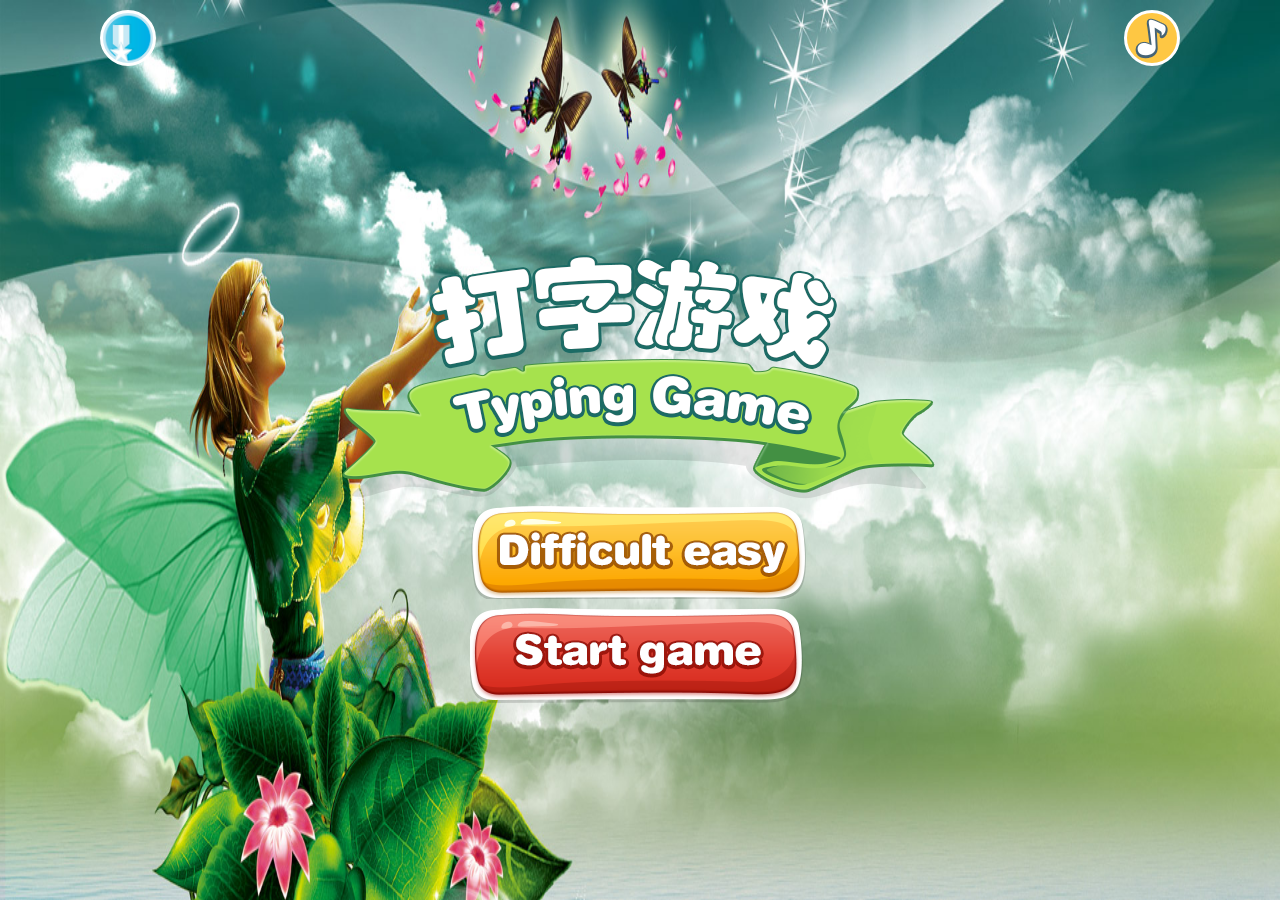
<file: 打字游戏/daziyx.html>
<!DOCTYPE html>
<html lang="en">
<head>
    <meta charset="UTF-8">
    <title>Title</title>
    <style>
        @keyframes move{
            0%{
                transform:translateX(0);
            }
            25%{
                transform:translateX(-30px);
            }
            50%{
                transform:translateX(0px);
            }
            75%{
                transform:translateX(30px);
            }
            100%{
                transform:translateX(0);
            }
        }
        @keyframes rotate{
            0%{
                transform:rotate(0deg);
            }
            100%{
                transform:rotate(360deg);
            }
        }
        *{
            margin: 0;
            padding: 0;
            list-style: none;
        }
        body,html{
            height: 100%;
            width: 100%;
            overflow: hidden;
            color:#fff;
            font-size: 24px;
            font-family:"微软雅黑";
            font-weight:bold;
            text-shadow:0px 0px 5px #000;
        }
        .music{
            width:50px;height:50px;
            border-radius: 50%;
            background:url(img/music.png) no-repeat center;
            position: absolute;
            right:100px;top:10px;
            z-index:9999;
            background-color:#FEC743;
            border:3px solid #fff;
            animation:rotate 3s linear infinite;
            cursor:pointer;
        }
        .paitubiao{
            width:50px;height:50px;
            border-radius: 50%;
            background:url(images2/pai.jpg) no-repeat center;
            position: absolute;
            background-size: 52px 52px;
            left:100px;top:10px;
            z-index:9999;
            border:3px solid #fff;
            cursor:pointer;
        }
        .paineirong{
            display: none;
            position: absolute;
            width:280px;
            height:150px;
            padding: 10px 0px;
            background:rgba(16,98,94,.8);
            top:67px;
            left:27px;
            z-index: 9999;
        }
        .paineirong li{
            margin-top: 10px;
        }
        .paineirong li span{
            margin-left: 20px;
        }
        .scene{
            width:100%;
            height:100%;
            position:absolute;
            background-image:url(images2/bg.jpg);
            background-size:100% 100%;
            overflow:hidden;
        }
        .startBox{
            width:608px;
            height:400px;
            position:absolute;
            left:0;right:0;top:0;bottom:0;
            margin:auto;
            animation:move 3s linear infinite;
        }
        .choose,.start{
            width: 340px;
            margin: 0 auto;
        }
        .main{
            width:100%;
            height: 100%;
            margin:0 auto;
        }
        .daohang{
            width:800px;
            height:65px;
            margin:0 auto;
            display:none;
            position:relative;
            z-index:1;
        }
        .start,.choose{
            transition: all 1s;
        }
        .start:hover,.choose:hover{
            transform: scale(1.1);
        }
        .defen{
            float: left;
            margin-top: 23px;
            margin-left: 4px;
        }
        .scor{
            width:195px;height:65px;
            background:url(img/scor.png) no-repeat center;
            float:left;
        }
        .life{
            width:239px;height:65px;
            background:url(img/life.png) no-repeat center;
            float:left;
            margin-left:30px;
            position:relative;
            margin-top: 3px;
        }
        .stop{
            width:65px;height:65px;
            background:url(img/stop.png) no-repeat center;
            background-size:100%;
            float:right;
            cursor: pointer;
        }
        .scorinner,.stateinner{
            width:100px;height:30px;
            margin-left:121px;
            margin-top:26px;
        }
        .lifeinner{
            width:165px;height:40px;
            margin-left:140px;
            margin-top:22px;
        }
        .letter {
            width: 130px;
            height: 130px;
            background-size: contain;
            background-repeat: no-repeat;
            position: absolute;
        }
        .jiemian1,.jiemian2{
            width:100%;height:100%;
            background:rgba(0,0,0,0.5);
            position: absolute;
            left:0;top:0;
            display:none;
            z-index:99;
        }
        .overbox{
            width:484px;height:419px;
            background:url(img/over.png) no-repeat center;
            position: absolute;
            left:0;right:0;top:0;bottom:0;
            margin:auto;
        }
        .score{
            width:100px;height:40px;
            margin-left:280px;
            margin-top:150px;
            line-height:40px;
        }
        .maxscore{
            width:100px;height:40px;
            margin-left:280px;
            margin-top:5px;
            line-height:40px;
        }
        .btns{
            width:250px;height:93px;
            margin:0 auto;
            margin-top:30px;
        }
        .restart{
            width:93px;height:93px;
            background:url(img/restart.png);
            float:left;
            cursor:pointer;
            transition:all 1s;
        }
        .restart:hover{
            transform:rotate(360deg);
        }
        .quit{
            width:93px;height:93px;
            background:url(img/quit.png);
            float:right;
            cursor:pointer;
            background-size:100% 100%;
            transition:all 1s;
        }
        .quit:hover{
            transform:translateX(-30px);
        }
        .stopbox{
            width:470px;height:220px;
            background:url(img/stopbox.png);
            position:absolute;
            left:0;right:0;top:0;bottom:0;
            margin:auto;
            display:flex;
            align-items:flex-end;
            justify-content:space-around;
        }
        .continue{
            width:93px;height:93px;
            background:url(img/continue.png);
            margin-bottom:30px;
            cursor:pointer;
            transition:all 1s;
        }
        .continue:hover{
            transform:scale(1.1);
        }
        .stop-restart{
            width:93px;height:93px;
            background:url(img/restart.png);
            margin-bottom:30px;
            cursor:pointer;
            transition:all 1s;
        }
        .stop-restart:hover{
            transform:rotate(360deg);
        }
        .stop-quit{
            width:93px;height:93px;
            background:url(img/quit.png);
            background-size:100% 100%;
            margin-bottom:30px;
            cursor:pointer;
            transition:all 1s;
        }
        .stop-quit:hover{
            transform:translateX(-30px);
        }
        .difficult{
            width:839px;height:402px;
            background:url(img/difficult.png) no-repeat;
            position: absolute;
            left:0;right:0;top:0;bottom:0;
            margin:auto;
            display:none;
        }
        .choosebox{
            width:100%;height:93px;
            margin-top:200px;
            display:flex;
            justify-content:space-around;
        }
        .choosebox div{
            width:214px;height:93px;
            cursor:pointer;
            transition:all .5s;
        }
        .choosebox div:hover{
            transform:scale(1.1);
        }
        .easy{
            background:url(img/easy.png) no-repeat center;
        }
        .medium{
            background:url(img/medium.png) no-repeat center;
            box-shadow:0 0 5px red;
        }
        .hard{
            background:url(img/hard.png) no-repeat center;
        }
        .back{
            width:110px;height:110px;
            background:url(img/quit.png);
            margin:15px auto;
            cursor:pointer;
            transition:all 1s;
        }
        .back:hover{
            transform:rotate(360deg);
        }
    </style>
    <!--<script src="../../3.22animat.js、轮播图/function.js"></script>-->
</head>
<body>
<div class="paihang">
<div class="paitubiao"></div>
    <ul class="paineirong">
       
    </ul>
</div>
<div class="music"></div>
<div class="scene">
    <div class="qi"></div>
    <div class="startBox">
        <div class="logo">
            <img src="img/logo.png" alt="">
        </div>
        <div class="choose">
            <a href="#"><img src="img/choose.png" alt=""></a>
        </div>
        <div class="start">
            <a href="#"><img src="img/start.png" alt=""></a>
        </div>
    </div>
    <div class="daohang">
        <div class="scor">
            <div class="defen">得分</div>
            <div class="scorinner">0</div>
        </div>
        <div class="scor">
            <div class="defen">关卡</div>
            <div class="stateinner">1</div>
        </div>
        <div class="life">
            <div class="lifeinner">5</div>
        </div>
        <div class="stop"></div>
    </div>
    <div class="main"></div>
</div>
<div class="jiemian1">
    <div class="overbox">
        <div class="score">0</div>
        <div class="maxscore">0</div>
        <div class="btns">
            <div class="restart"></div>
            <div class="quit">
                <!--<img src="img/quit.png" alt="" class="tuichu">-->
            </div>
        </div>
    </div>
</div>
<div class="jiemian2">
    <div class="stopbox">
        <div class="continue"></div>
        <div class="stop-restart"></div>
        <div class="stop-quit"></div>
    </div>
</div>
<div class="difficult">
    <div class="choosebox">
        <div class="easy"></div>
        <div class="medium"></div>
        <div class="hard"></div>
    </div>
    <div class="back">
        <!--<img src="img/quit.png" alt="" class="tuichu">-->
    </div>
</div>
<audio src="123.mp3" autoplay loop></audio></body>
<script>
    /**
     * Created by Administrator on 2017/4/25.
     */
    var start=document.querySelector(".start");
    var scene=document.querySelector(".scene");
    var daohang=document.querySelector(".daohang")
    var choose=document.querySelector(".choose");
    var music=document.querySelector(".music");
    var audio=document.querySelector("audio");
    var choosebtn=document.querySelectorAll(".choosebox div");
    var difficult=document.querySelector(".difficult");
    var startBox=document.querySelector(".startBox");
    var restart=document.querySelector(".restart");
    var quit=document.querySelector(".quit");
    var back=document.querySelector(".back");
    var main=document.querySelector(".main");
    var scor=document.querySelector(".scorinner");
    var score=document.querySelector(".score");
    var maxscore=document.querySelector(".maxscore");
    var state=document.querySelector(".stateinner");
    var life=document.querySelector(".lifeinner");
    var stop=document.querySelector(".stop");
    var jiemian1=document.querySelector(".jiemian1");
    var jiemian2=document.querySelector(".jiemian2");
    var startBox=document.querySelector(".startBox");
   var paitubiao=document.querySelector(".paitubiao");
   var paineirong=document.querySelector(".paineirong");

    class Game {
        constructor(main,scor,state,life,jiemian1,jiemian2,score,maxscore,choosebtn,paineirong) {
            this.main = main;
            this.score = score;
            this.paineirong=paineirong;
            this.choosebtn = choosebtn;
            this.maxscoreele = maxscore;
            // this.maxscore=localStorage.score?localStorage.score:0;
            this.jiemian1 = jiemian1;
            this.jiemian2 = jiemian2;
            this.scorele = scor;
            this.scor=0;
            this.state =1;
            this.stateele = state;
            this.num = 3;
            this.obj = {};
            this.speed=5;
            this.lifeele=life;
            this.life=5;
            this.height=window.innerHeight;
            this.flag=true;
            this.st=null;
            this.maxscore=localStorage.score?JSON.parse(localStorage.score):[];
        }
        //创建字母
        _createLetter() {
            var div = document.createElement("div");
            div.className = "letter";
            do {
                var rn = Math.floor(Math.random() * 26 + 65);
                var le = String.fromCharCode(rn);
            } while (this.obj[le])
            //div.innerHTML = le;
            div.style.backgroundImage=`url(images2/${le}.png)`;
            do {
                var rl = Math.random() * 1200;
            } while (this._check(rl))
            var rt = -Math.random() * 100;

            div.style.left = rl + "px";
            div.style.top = rt + "px";
            this.obj[le] = {left: rl, top: rt, el: div};
            this.main.appendChild(div);
        }
        //判断不重叠
        _check(left) {
            for (let i in this.obj) {
                if (this.obj[i].left - 130 < left && left < this.obj[i].left + 130) {
                    return true;
                }
            }
        }
        //外面开始
        start(){
            for(let i=0;i<this.num;i++){
                this._createLetter();
            }
            this._move();
            this._keydown();
            this.flag=false;
             this.maxscore=localStorage.score?JSON.parse(localStorage.score):[];
            this.reWrite();
        }
        //游戏开始
        _move(){
            this.st=setInterval(function(){
                for (let i in this.obj) {
                    var t = this.obj[i].top;
                    t += this.speed;
                    this.obj[i].top = t;
                    this.obj[i].el.style.top = t + "px";
                    if(t>this.height){
                        this.life--;
                        this.lifeele.innerHTML=this.life;
                        this.main.removeChild(this.obj[i].el);
                        delete this.obj[i];
                        this._createLetter();
                        if(this.life==0){
                            this._gameover();
                            return;
                        }
                    }

                }
            }.bind(this),50)
        }
        //键盘事件
        _keydown(){
            document.onkeydown = function (e) {

                var keycode = e.keyCode;
                var l = String.fromCharCode(keycode);
                if (this.obj[l]) {
                    this.main.removeChild(this.obj[l].el);
                    delete this.obj[l];
                    this.scor++;
                    this.scorele.innerHTML=this.scor;
                    if(this.scor%10==0){
                        this._upstate();
                    }
                    this._createLetter();
                }
            }.bind(this)
        }
        //关卡
        _upstate(){
            this.state++;
            this.stateele.innerHTML=this.state;
            if(this.state<=3){
                this._createLetter();
            }else{
                this.speed+=3;
            }
        }
         reWrite(){
        this.paineirong.innerHTML="";
        let that=this;
        for(let i=0; i<this.maxscore.length;i++){
 that.paineirong.innerHTML+=`<li><span>姓名：${this.maxscore[i].player}</span><span>得分：${this.maxscore[i].scor}</span></li>`;
        }
           
        
    }
        //游戏结束
        _gameover(){
            this.jiemian1.style.display="block";
            this.score.innerHTML=this.scor;
            // if(this.scor<=this.maxscore){
            //     this.maxscoreele.innerHTML=this.maxscore;
            // }else{
            //     this.maxscoreele.innerHTML=this.scor;
            //     localStorage.score=this.scor;
            //     this.maxscore=this.scor;
            // }
            console.log(this.maxscore)
            if(this.maxscore.length<3||(this.maxscore.length>=3&&this.scor>this.maxscore[2].scor)){
            var player=prompt("请输入姓名：");
            this.maxscore.push({player,scor:this.scor});
            this.maxscore.sort(function(a,b){
                if(a.scor> b.scor){
                    return -1;
                }else{
                    return 1;
                }
            })

        }
        if(this.maxscore.length>3){
            this.maxscore.pop();
        }
        localStorage.score=JSON.stringify(this.maxscore);

        this.maxscoreele.innerHTML=this.maxscore[0].scor;
            this.main.innerHTML="";
            //this.obj={};
            //this.speed=5;
            //this.scor=0;
            //this.scorele.innerHTML=0;
            //this.state=1;
            //this.stateele.innerHTML=1;
            //this.life=5;
            //this.lifeele.innerHTML=5;
            this.flag=true;
            clearInterval(this.st);
        }
        //重新开始
        restart(){
            this.main.innerHTML="";
            this.obj={};
            this.speed=5;
            this.scor=0;
            this.scorele.innerHTML=0;
            this.state=1;
            this.stateele.innerHTML=1;
            this.life=5;
            this.lifeele.innerHTML=5;
        }
        //暂停
        pause(){
            clearInterval(this.st);
            document.onkeydown=null;
        }
        //里面开始
        play(){
            this._move();
            this._keydown();
        }
        //难易度
        choosebtnplay(){
            //for (let i = 0; i < this.choosebtn.length; i++) {
            console.log(this.choosebtn[1])
            //this.choosebtn[i].style.boxShadow = "none";
            //}
            //this.style.boxShadow="0 0 5px red";
            if(this.choosebtn[0].className=="easy"){
                this.num=1;
            }else if(this.choosebtn[1]){
                this.num=3;
            }else if(this.choosebtn[2].className=="hard"){
                this.num=5;
            }
        }
    }
    var game = new Game(main,scor,state,life,jiemian1,jiemian2,score,maxscore,choosebtn,paineirong);
    var flag=true;
    start.onclick=function(){
        startBox.style.display="none";
        daohang.style.display="block";
        scene.style.backgroundImage="url(images2/bg2.jpg)";

        //if(game.flag){
        game.restart();
        game.start();
        //}
    };
    choose.onclick=function(){
        startBox.style.display="none";
        difficult.style.display="block";
    };
    choosebtn.forEach(function(choosebtns){
        choosebtns.onclick=function(){
            game.choosebtnplay();
        }
    });
    restart.onclick=function(){
        jiemian1.style.display="none";
        //if(game.flag){
        game.restart();
        game.start();
        //}
    };
    stop.onclick=function(){
        if(flag){
            stop.style.backgroundImage="url(img/continue.png)";
            game.pause();
        }else{
            stop.style.backgroundImage="url(img/stop.png)";
            game.play();
        }
        flag=!flag;

    };
    quit.onclick=function(){
        jiemian1.style.display="none";
        //main.style.display="none";
        daohang.style.display="none";
        startBox.style.display="block";
        scene.style.backgroundImage="url(images2/bg.jpg)";
    };
    back.onclick=function(){
        difficult.style.display="none";
        startBox.style.display="block";
    };
    music.onclick=function(){
        if(flag){
            music.style.animationPlayState="paused";
            audio.pause();
        }else{
            music.style.animationPlayState="running";
            audio.play();
        }
        flag=!flag;
    }
    paitubiao.onclick=function(e){
    e.stopPropagation();
    paineirong.style.display="block";
    game.reWrite();
}
window.onclick=function(){
    paineirong.style.display="none";
    paineirong.innerHTML="";
}
</script>
</html>
</file>
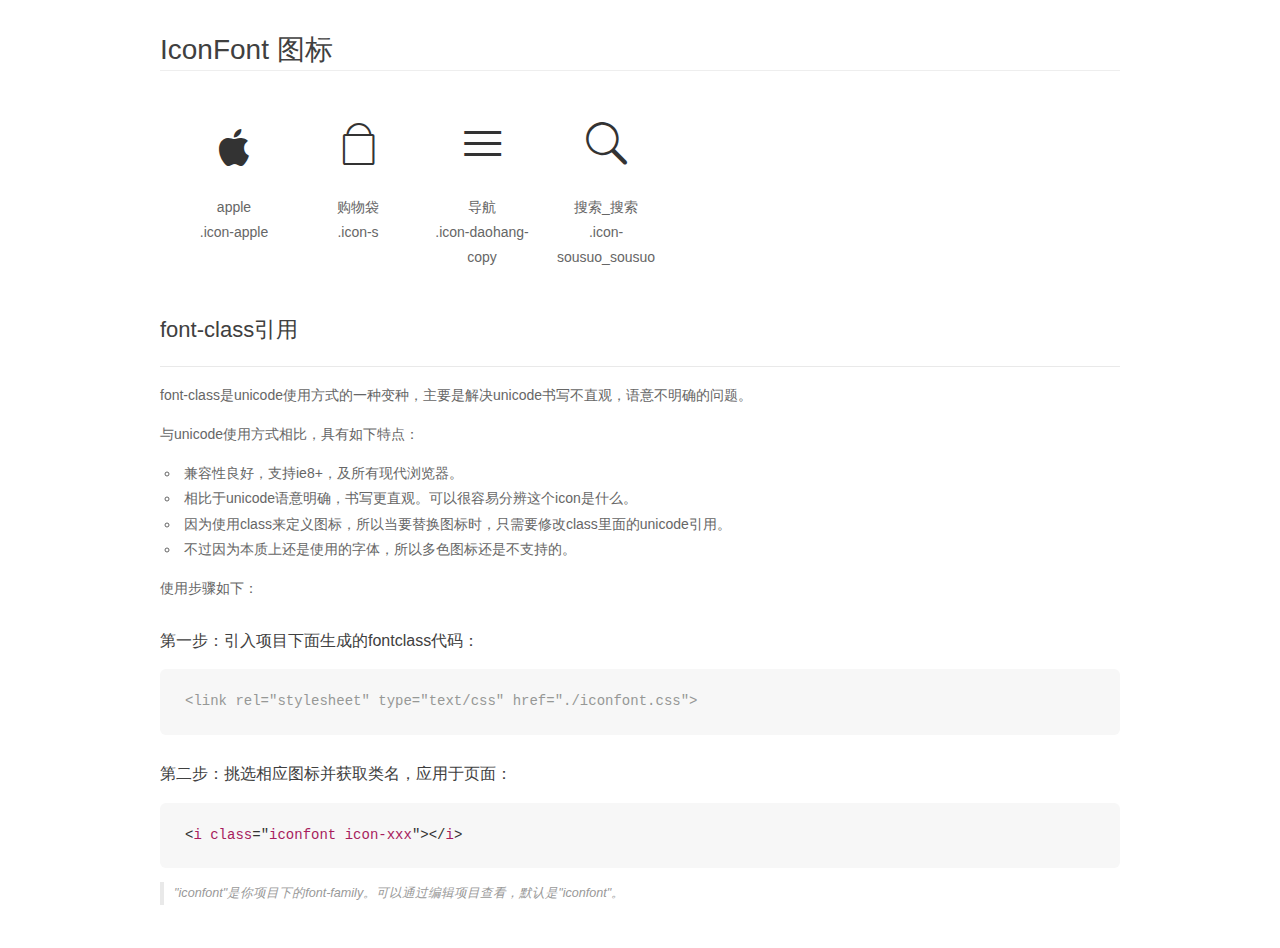
<file: apple/font/demo_fontclass.html>
<!DOCTYPE html>
<html>
<head>
    <meta charset="utf-8"/>
    <title>IconFont</title>
    <link rel="stylesheet" href="demo.css">
    <link rel="stylesheet" href="iconfont.css">
</head>
<body>
    <div class="main markdown">
        <h1>IconFont 图标</h1>
        <ul class="icon_lists clear">
            
                <li>
                <i class="icon iconfont icon-apple"></i>
                    <div class="name">apple</div>
                    <div class="fontclass">.icon-apple</div>
                </li>
            
                <li>
                <i class="icon iconfont icon-s"></i>
                    <div class="name">购物袋</div>
                    <div class="fontclass">.icon-s</div>
                </li>
            
                <li>
                <i class="icon iconfont icon-daohang-copy"></i>
                    <div class="name">导航</div>
                    <div class="fontclass">.icon-daohang-copy</div>
                </li>
            
                <li>
                <i class="icon iconfont icon-sousuo_sousuo"></i>
                    <div class="name">搜索_搜索</div>
                    <div class="fontclass">.icon-sousuo_sousuo</div>
                </li>
            
        </ul>

        <h2 id="font-class-">font-class引用</h2>
        <hr>

        <p>font-class是unicode使用方式的一种变种，主要是解决unicode书写不直观，语意不明确的问题。</p>
        <p>与unicode使用方式相比，具有如下特点：</p>
        <ul>
        <li>兼容性良好，支持ie8+，及所有现代浏览器。</li>
        <li>相比于unicode语意明确，书写更直观。可以很容易分辨这个icon是什么。</li>
        <li>因为使用class来定义图标，所以当要替换图标时，只需要修改class里面的unicode引用。</li>
        <li>不过因为本质上还是使用的字体，所以多色图标还是不支持的。</li>
        </ul>
        <p>使用步骤如下：</p>
        <h3 id="-fontclass-">第一步：引入项目下面生成的fontclass代码：</h3>


        <pre><code class="lang-js hljs javascript"><span class="hljs-comment">&lt;link rel="stylesheet" type="text/css" href="./iconfont.css"&gt;</span></code></pre>
        <h3 id="-">第二步：挑选相应图标并获取类名，应用于页面：</h3>
        <pre><code class="lang-css hljs">&lt;<span class="hljs-selector-tag">i</span> <span class="hljs-selector-tag">class</span>="<span class="hljs-selector-tag">iconfont</span> <span class="hljs-selector-tag">icon-xxx</span>"&gt;&lt;/<span class="hljs-selector-tag">i</span>&gt;</code></pre>
        <blockquote>
        <p>"iconfont"是你项目下的font-family。可以通过编辑项目查看，默认是"iconfont"。</p>
        </blockquote>
    </div>
</body>
</html>
</file>
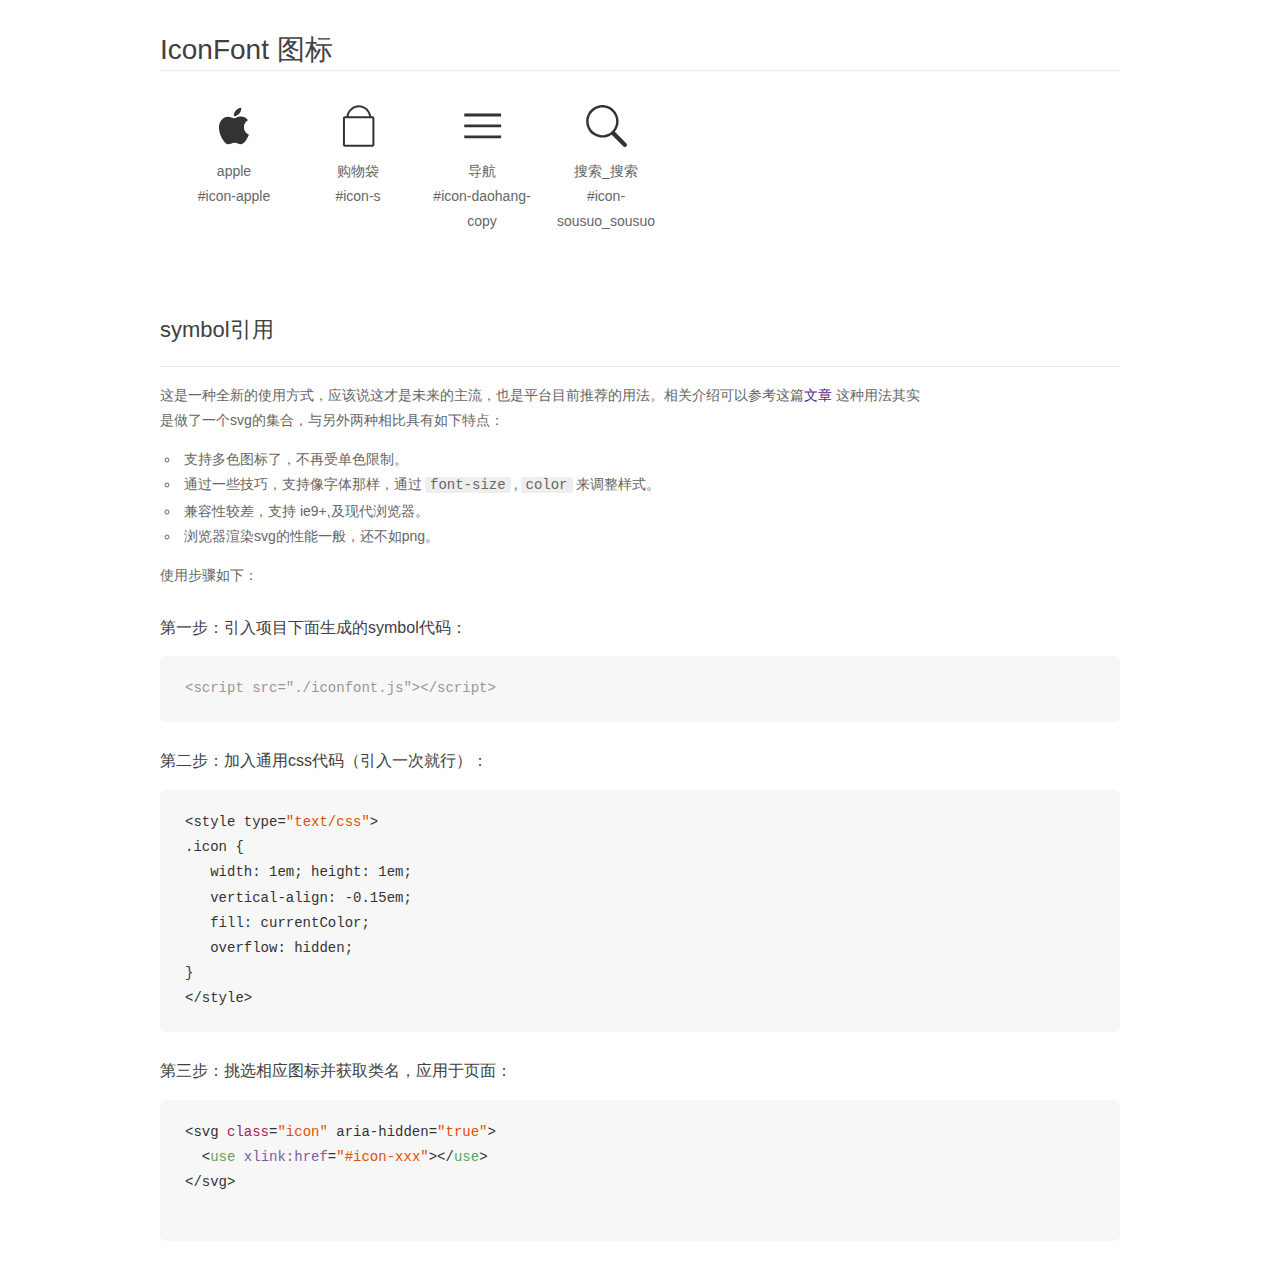
<file: apple/font/demo_symbol.html>
<!DOCTYPE html>
<html>
<head>
    <meta charset="utf-8"/>
    <title>IconFont</title>
    <link rel="stylesheet" href="demo.css">
    <script src="iconfont.js"></script>

    <style type="text/css">
        .icon {
          /* 通过设置 font-size 来改变图标大小 */
          width: 1em; height: 1em;
          /* 图标和文字相邻时，垂直对齐 */
          vertical-align: -0.15em;
          /* 通过设置 color 来改变 SVG 的颜色/fill */
          fill: currentColor;
          /* path 和 stroke 溢出 viewBox 部分在 IE 下会显示
             normalize.css 中也包含这行 */
          overflow: hidden;
        }

    </style>
</head>
<body>
    <div class="main markdown">
        <h1>IconFont 图标</h1>
        <ul class="icon_lists clear">
            
                <li>
                    <svg class="icon" aria-hidden="true">
                        <use xlink:href="#icon-apple"></use>
                    </svg>
                    <div class="name">apple</div>
                    <div class="fontclass">#icon-apple</div>
                </li>
            
                <li>
                    <svg class="icon" aria-hidden="true">
                        <use xlink:href="#icon-s"></use>
                    </svg>
                    <div class="name">购物袋</div>
                    <div class="fontclass">#icon-s</div>
                </li>
            
                <li>
                    <svg class="icon" aria-hidden="true">
                        <use xlink:href="#icon-daohang-copy"></use>
                    </svg>
                    <div class="name">导航</div>
                    <div class="fontclass">#icon-daohang-copy</div>
                </li>
            
                <li>
                    <svg class="icon" aria-hidden="true">
                        <use xlink:href="#icon-sousuo_sousuo"></use>
                    </svg>
                    <div class="name">搜索_搜索</div>
                    <div class="fontclass">#icon-sousuo_sousuo</div>
                </li>
            
        </ul>


        <h2 id="symbol-">symbol引用</h2>
        <hr>

        <p>这是一种全新的使用方式，应该说这才是未来的主流，也是平台目前推荐的用法。相关介绍可以参考这篇<a href="">文章</a>
        这种用法其实是做了一个svg的集合，与另外两种相比具有如下特点：</p>
        <ul>
          <li>支持多色图标了，不再受单色限制。</li>
          <li>通过一些技巧，支持像字体那样，通过<code>font-size</code>,<code>color</code>来调整样式。</li>
          <li>兼容性较差，支持 ie9+,及现代浏览器。</li>
          <li>浏览器渲染svg的性能一般，还不如png。</li>
        </ul>
        <p>使用步骤如下：</p>
        <h3 id="-symbol-">第一步：引入项目下面生成的symbol代码：</h3>
        <pre><code class="lang-js hljs javascript"><span class="hljs-comment">&lt;script src="./iconfont.js"&gt;&lt;/script&gt;</span></code></pre>
        <h3 id="-css-">第二步：加入通用css代码（引入一次就行）：</h3>
        <pre><code class="lang-js hljs javascript">&lt;style type=<span class="hljs-string">"text/css"</span>&gt;
.icon {
   width: <span class="hljs-number">1</span>em; height: <span class="hljs-number">1</span>em;
   vertical-align: <span class="hljs-number">-0.15</span>em;
   fill: currentColor;
   overflow: hidden;
}
&lt;<span class="hljs-regexp">/style&gt;</span></code></pre>
        <h3 id="-">第三步：挑选相应图标并获取类名，应用于页面：</h3>
        <pre><code class="lang-js hljs javascript">&lt;svg <span class="hljs-class"><span class="hljs-keyword">class</span></span>=<span class="hljs-string">"icon"</span> aria-hidden=<span class="hljs-string">"true"</span>&gt;<span class="xml"><span class="hljs-tag">
  &lt;<span class="hljs-name">use</span> <span class="hljs-attr">xlink:href</span>=<span class="hljs-string">"#icon-xxx"</span>&gt;</span><span class="hljs-tag">&lt;/<span class="hljs-name">use</span>&gt;</span>
</span>&lt;<span class="hljs-regexp">/svg&gt;
        </span></code></pre>
    </div>
</body>
</html>
</file>
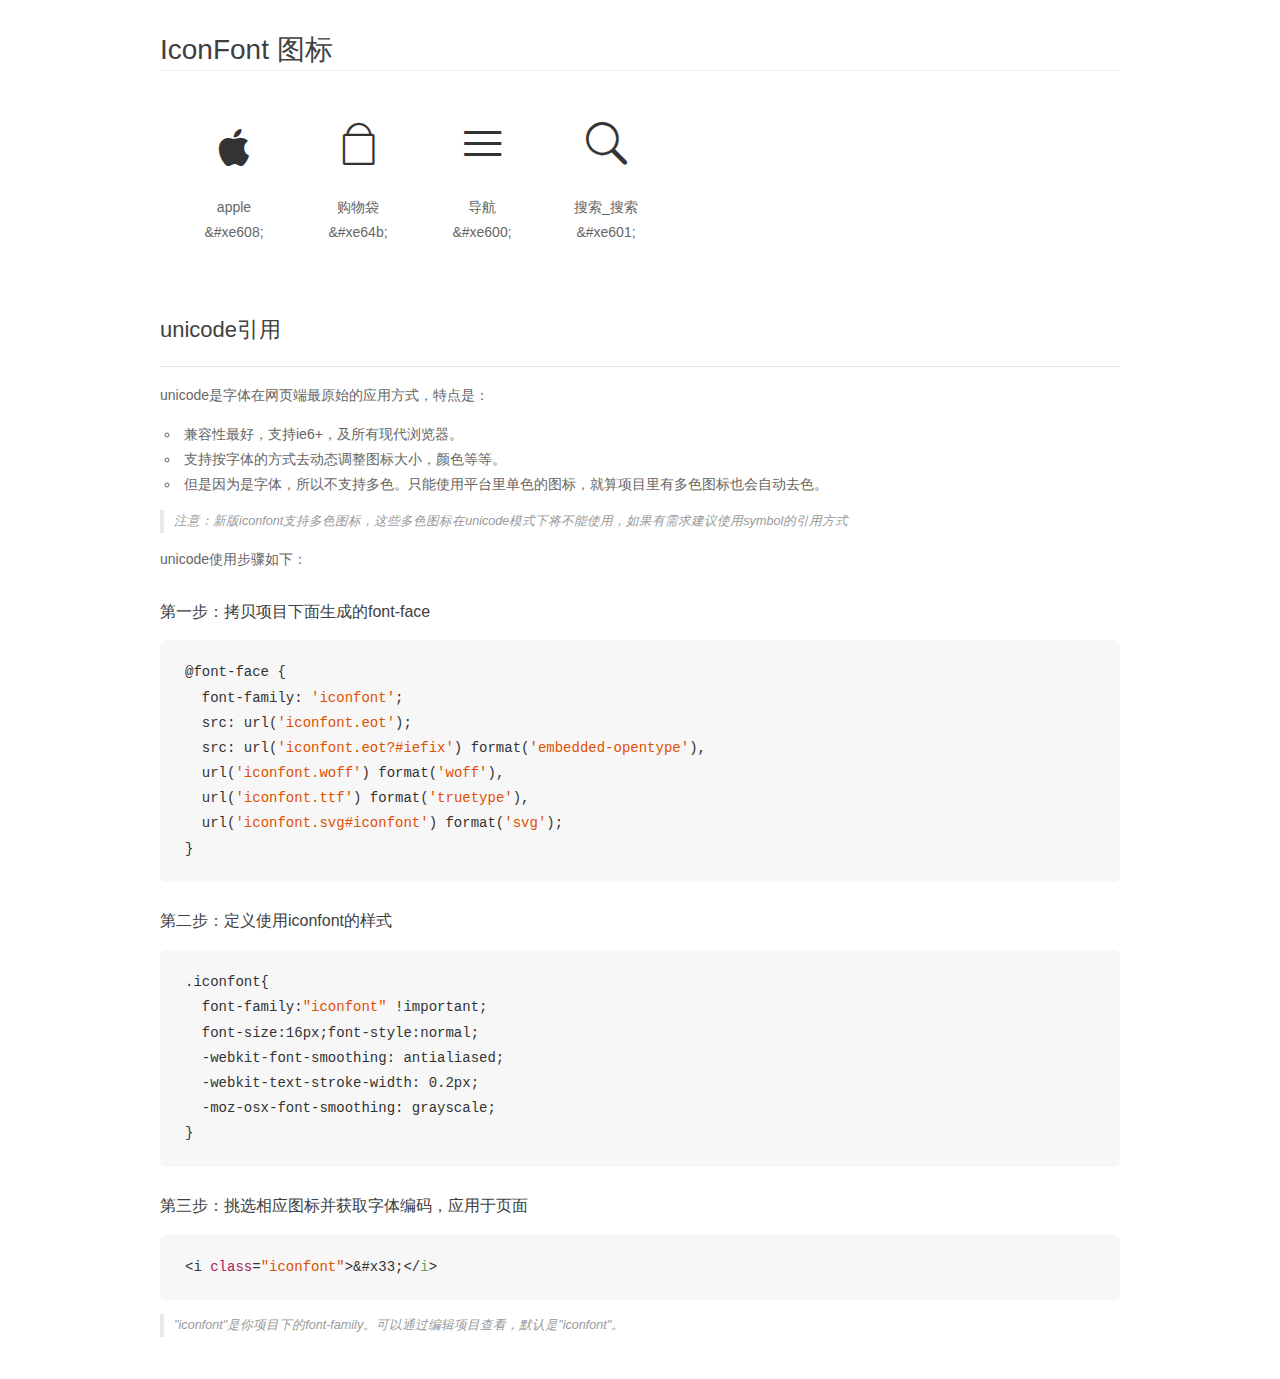
<file: apple/font/demo_unicode.html>
<!DOCTYPE html>
<html>
<head>
    <meta charset="utf-8"/>
    <title>IconFont</title>
    <link rel="stylesheet" href="demo.css">

    <style type="text/css">

        @font-face {font-family: "iconfont";
          src: url('iconfont.eot'); /* IE9*/
          src: url('iconfont.eot#iefix') format('embedded-opentype'), /* IE6-IE8 */
          url('iconfont.woff') format('woff'), /* chrome, firefox */
          url('iconfont.ttf') format('truetype'), /* chrome, firefox, opera, Safari, Android, iOS 4.2+*/
          url('iconfont.svg#iconfont') format('svg'); /* iOS 4.1- */
        }

        .iconfont {
          font-family:"iconfont" !important;
          font-size:16px;
          font-style:normal;
          -webkit-font-smoothing: antialiased;
          -webkit-text-stroke-width: 0.2px;
          -moz-osx-font-smoothing: grayscale;
        }

    </style>
</head>
<body>
    <div class="main markdown">
        <h1>IconFont 图标</h1>
        <ul class="icon_lists clear">
            
                <li>
                <i class="icon iconfont">&#xe608;</i>
                    <div class="name">apple</div>
                    <div class="code">&amp;#xe608;</div>
                </li>
            
                <li>
                <i class="icon iconfont">&#xe64b;</i>
                    <div class="name">购物袋</div>
                    <div class="code">&amp;#xe64b;</div>
                </li>
            
                <li>
                <i class="icon iconfont">&#xe600;</i>
                    <div class="name">导航</div>
                    <div class="code">&amp;#xe600;</div>
                </li>
            
                <li>
                <i class="icon iconfont">&#xe601;</i>
                    <div class="name">搜索_搜索</div>
                    <div class="code">&amp;#xe601;</div>
                </li>
            
        </ul>
        <h2 id="unicode-">unicode引用</h2>
        <hr>

        <p>unicode是字体在网页端最原始的应用方式，特点是：</p>
        <ul>
        <li>兼容性最好，支持ie6+，及所有现代浏览器。</li>
        <li>支持按字体的方式去动态调整图标大小，颜色等等。</li>
        <li>但是因为是字体，所以不支持多色。只能使用平台里单色的图标，就算项目里有多色图标也会自动去色。</li>
        </ul>
        <blockquote>
        <p>注意：新版iconfont支持多色图标，这些多色图标在unicode模式下将不能使用，如果有需求建议使用symbol的引用方式</p>
        </blockquote>
        <p>unicode使用步骤如下：</p>
        <h3 id="-font-face">第一步：拷贝项目下面生成的font-face</h3>
        <pre><code class="lang-js hljs javascript">@font-face {
  font-family: <span class="hljs-string">'iconfont'</span>;
  src: url(<span class="hljs-string">'iconfont.eot'</span>);
  src: url(<span class="hljs-string">'iconfont.eot?#iefix'</span>) format(<span class="hljs-string">'embedded-opentype'</span>),
  url(<span class="hljs-string">'iconfont.woff'</span>) format(<span class="hljs-string">'woff'</span>),
  url(<span class="hljs-string">'iconfont.ttf'</span>) format(<span class="hljs-string">'truetype'</span>),
  url(<span class="hljs-string">'iconfont.svg#iconfont'</span>) format(<span class="hljs-string">'svg'</span>);
}
</code></pre>
        <h3 id="-iconfont-">第二步：定义使用iconfont的样式</h3>
        <pre><code class="lang-js hljs javascript">.iconfont{
  font-family:<span class="hljs-string">"iconfont"</span> !important;
  font-size:<span class="hljs-number">16</span>px;font-style:normal;
  -webkit-font-smoothing: antialiased;
  -webkit-text-stroke-width: <span class="hljs-number">0.2</span>px;
  -moz-osx-font-smoothing: grayscale;
}
</code></pre>
        <h3 id="-">第三步：挑选相应图标并获取字体编码，应用于页面</h3>
        <pre><code class="lang-js hljs javascript">&lt;i <span class="hljs-class"><span class="hljs-keyword">class</span></span>=<span class="hljs-string">"iconfont"</span>&gt;&amp;#x33;<span class="xml"><span class="hljs-tag">&lt;/<span class="hljs-name">i</span>&gt;</span></span></code></pre>

        <blockquote>
        <p>"iconfont"是你项目下的font-family。可以通过编辑项目查看，默认是"iconfont"。</p>
        </blockquote>
    </div>


</body>
</html>
</file>
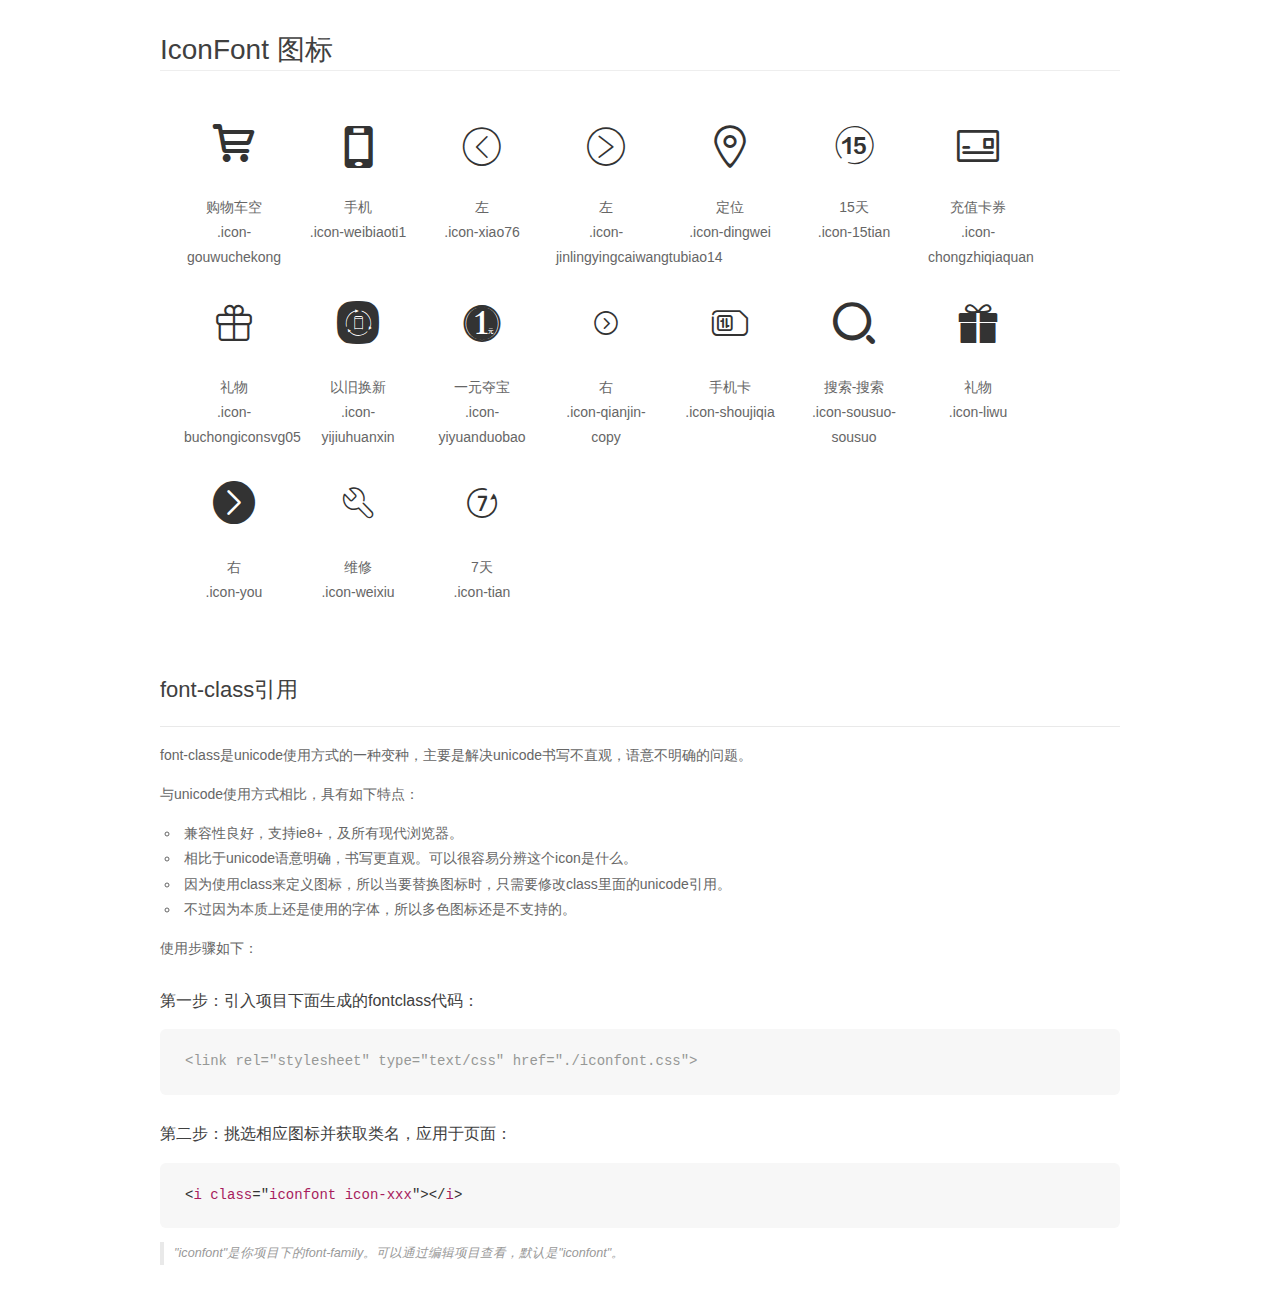
<file: 凡客/iconfont/demo_fontclass.html>
<!DOCTYPE html>
<html>
<head>
    <meta charset="utf-8"/>
    <title>IconFont</title>
    <link rel="stylesheet" href="demo.css">
    <link rel="stylesheet" href="iconfont.css">
</head>
<body>
    <div class="main markdown">
        <h1>IconFont 图标</h1>
        <ul class="icon_lists clear">
            
                <li>
                <i class="icon iconfont icon-gouwuchekong"></i>
                    <div class="name">购物车空</div>
                    <div class="fontclass">.icon-gouwuchekong</div>
                </li>
            
                <li>
                <i class="icon iconfont icon-weibiaoti1"></i>
                    <div class="name">手机</div>
                    <div class="fontclass">.icon-weibiaoti1</div>
                </li>
            
                <li>
                <i class="icon iconfont icon-xiao76"></i>
                    <div class="name">左</div>
                    <div class="fontclass">.icon-xiao76</div>
                </li>
            
                <li>
                <i class="icon iconfont icon-jinlingyingcaiwangtubiao14"></i>
                    <div class="name">左</div>
                    <div class="fontclass">.icon-jinlingyingcaiwangtubiao14</div>
                </li>
            
                <li>
                <i class="icon iconfont icon-dingwei"></i>
                    <div class="name">定位</div>
                    <div class="fontclass">.icon-dingwei</div>
                </li>
            
                <li>
                <i class="icon iconfont icon-15tian"></i>
                    <div class="name">15天</div>
                    <div class="fontclass">.icon-15tian</div>
                </li>
            
                <li>
                <i class="icon iconfont icon-chongzhiqiaquan"></i>
                    <div class="name">充值卡券</div>
                    <div class="fontclass">.icon-chongzhiqiaquan</div>
                </li>
            
                <li>
                <i class="icon iconfont icon-buchongiconsvg05"></i>
                    <div class="name">礼物</div>
                    <div class="fontclass">.icon-buchongiconsvg05</div>
                </li>
            
                <li>
                <i class="icon iconfont icon-yijiuhuanxin"></i>
                    <div class="name">以旧换新</div>
                    <div class="fontclass">.icon-yijiuhuanxin</div>
                </li>
            
                <li>
                <i class="icon iconfont icon-yiyuanduobao"></i>
                    <div class="name">一元夺宝</div>
                    <div class="fontclass">.icon-yiyuanduobao</div>
                </li>
            
                <li>
                <i class="icon iconfont icon-qianjin-copy"></i>
                    <div class="name">右</div>
                    <div class="fontclass">.icon-qianjin-copy</div>
                </li>
            
                <li>
                <i class="icon iconfont icon-shoujiqia"></i>
                    <div class="name">手机卡</div>
                    <div class="fontclass">.icon-shoujiqia</div>
                </li>
            
                <li>
                <i class="icon iconfont icon-sousuo-sousuo"></i>
                    <div class="name">搜索-搜索</div>
                    <div class="fontclass">.icon-sousuo-sousuo</div>
                </li>
            
                <li>
                <i class="icon iconfont icon-liwu"></i>
                    <div class="name">礼物</div>
                    <div class="fontclass">.icon-liwu</div>
                </li>
            
                <li>
                <i class="icon iconfont icon-you"></i>
                    <div class="name">右</div>
                    <div class="fontclass">.icon-you</div>
                </li>
            
                <li>
                <i class="icon iconfont icon-weixiu"></i>
                    <div class="name">维修</div>
                    <div class="fontclass">.icon-weixiu</div>
                </li>
            
                <li>
                <i class="icon iconfont icon-tian"></i>
                    <div class="name">7天</div>
                    <div class="fontclass">.icon-tian</div>
                </li>
            
        </ul>

        <h2 id="font-class-">font-class引用</h2>
        <hr>

        <p>font-class是unicode使用方式的一种变种，主要是解决unicode书写不直观，语意不明确的问题。</p>
        <p>与unicode使用方式相比，具有如下特点：</p>
        <ul>
        <li>兼容性良好，支持ie8+，及所有现代浏览器。</li>
        <li>相比于unicode语意明确，书写更直观。可以很容易分辨这个icon是什么。</li>
        <li>因为使用class来定义图标，所以当要替换图标时，只需要修改class里面的unicode引用。</li>
        <li>不过因为本质上还是使用的字体，所以多色图标还是不支持的。</li>
        </ul>
        <p>使用步骤如下：</p>
        <h3 id="-fontclass-">第一步：引入项目下面生成的fontclass代码：</h3>


        <pre><code class="lang-js hljs javascript"><span class="hljs-comment">&lt;link rel="stylesheet" type="text/css" href="./iconfont.css"&gt;</span></code></pre>
        <h3 id="-">第二步：挑选相应图标并获取类名，应用于页面：</h3>
        <pre><code class="lang-css hljs">&lt;<span class="hljs-selector-tag">i</span> <span class="hljs-selector-tag">class</span>="<span class="hljs-selector-tag">iconfont</span> <span class="hljs-selector-tag">icon-xxx</span>"&gt;&lt;/<span class="hljs-selector-tag">i</span>&gt;</code></pre>
        <blockquote>
        <p>"iconfont"是你项目下的font-family。可以通过编辑项目查看，默认是"iconfont"。</p>
        </blockquote>
    </div>
</body>
</html>
</file>
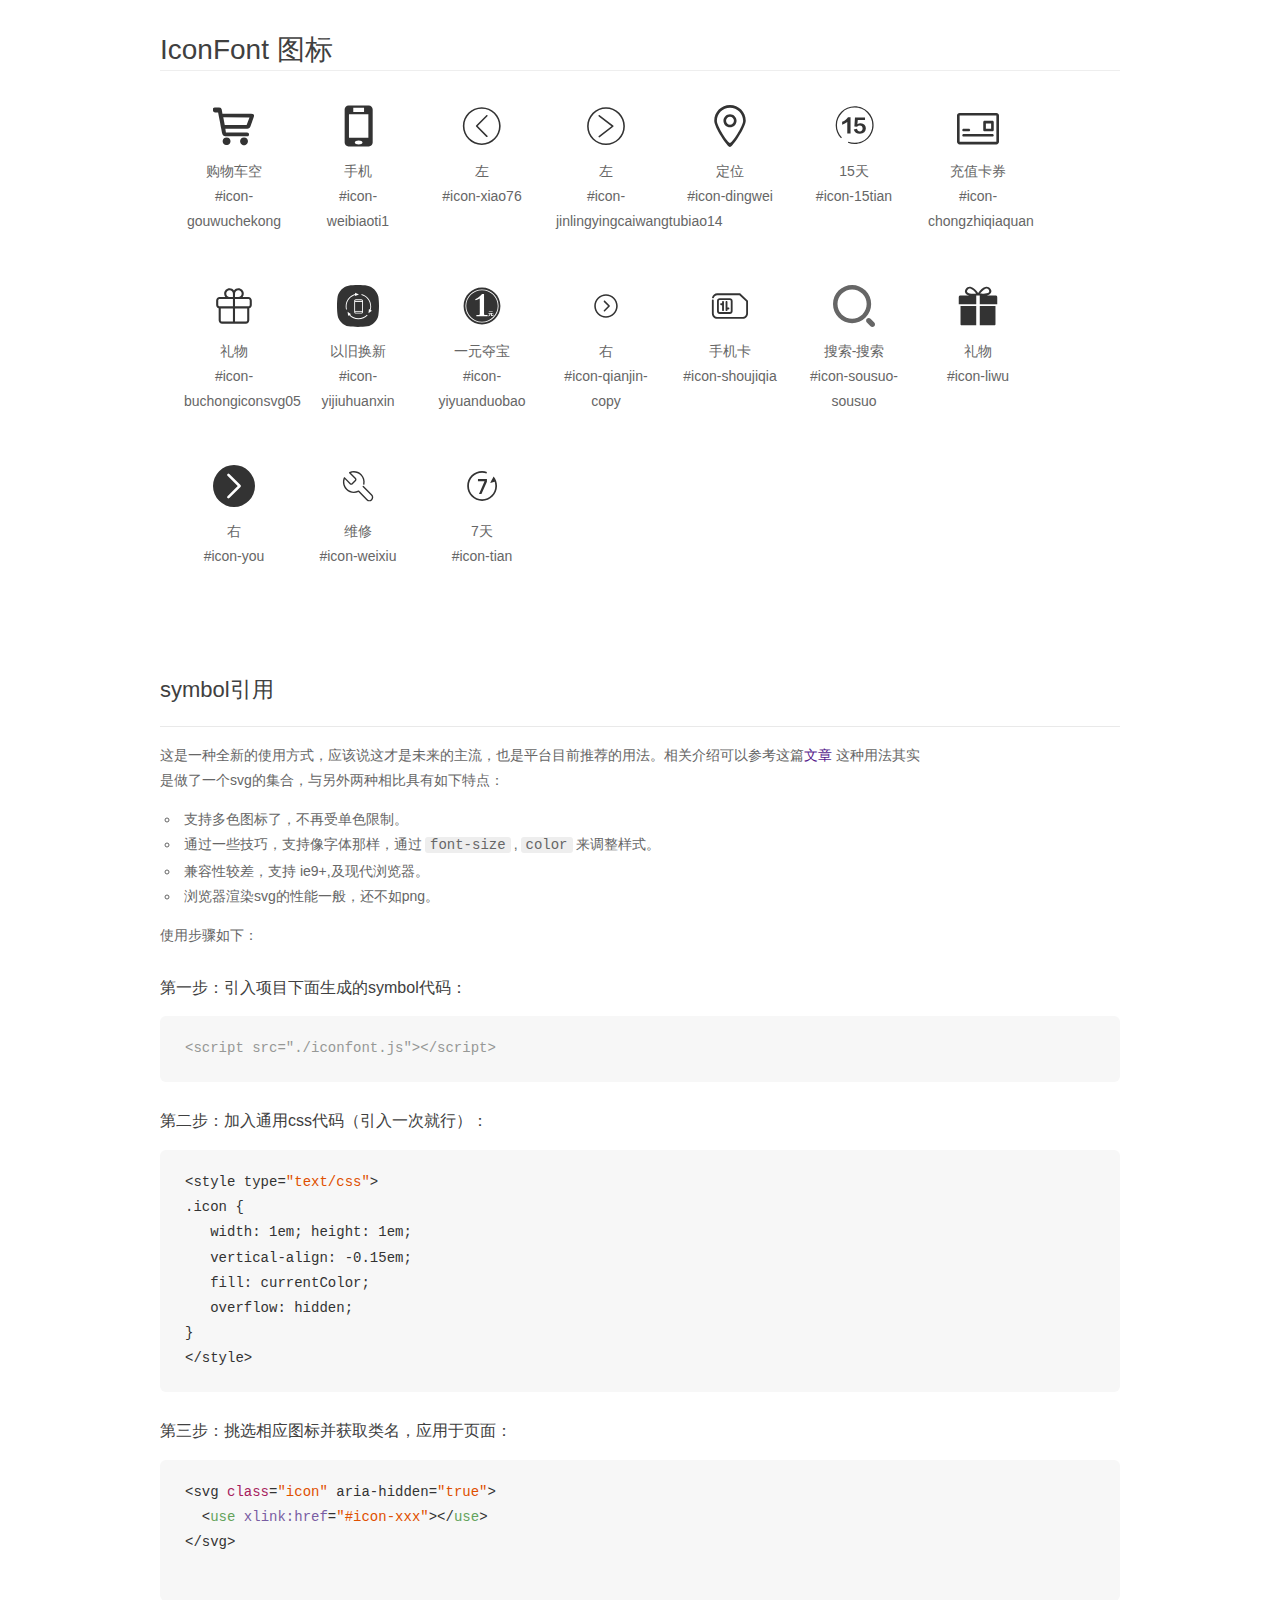
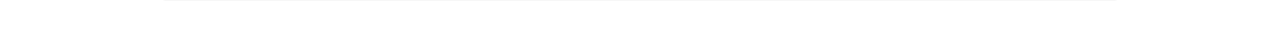
<file: 凡客/iconfont/demo_symbol.html>
<!DOCTYPE html>
<html>
<head>
    <meta charset="utf-8"/>
    <title>IconFont</title>
    <link rel="stylesheet" href="demo.css">
    <script src="iconfont.js"></script>

    <style type="text/css">
        .icon {
          /* 通过设置 font-size 来改变图标大小 */
          width: 1em; height: 1em;
          /* 图标和文字相邻时，垂直对齐 */
          vertical-align: -0.15em;
          /* 通过设置 color 来改变 SVG 的颜色/fill */
          fill: currentColor;
          /* path 和 stroke 溢出 viewBox 部分在 IE 下会显示
             normalize.css 中也包含这行 */
          overflow: hidden;
        }

    </style>
</head>
<body>
    <div class="main markdown">
        <h1>IconFont 图标</h1>
        <ul class="icon_lists clear">
            
                <li>
                    <svg class="icon" aria-hidden="true">
                        <use xlink:href="#icon-gouwuchekong"></use>
                    </svg>
                    <div class="name">购物车空</div>
                    <div class="fontclass">#icon-gouwuchekong</div>
                </li>
            
                <li>
                    <svg class="icon" aria-hidden="true">
                        <use xlink:href="#icon-weibiaoti1"></use>
                    </svg>
                    <div class="name">手机</div>
                    <div class="fontclass">#icon-weibiaoti1</div>
                </li>
            
                <li>
                    <svg class="icon" aria-hidden="true">
                        <use xlink:href="#icon-xiao76"></use>
                    </svg>
                    <div class="name">左</div>
                    <div class="fontclass">#icon-xiao76</div>
                </li>
            
                <li>
                    <svg class="icon" aria-hidden="true">
                        <use xlink:href="#icon-jinlingyingcaiwangtubiao14"></use>
                    </svg>
                    <div class="name">左</div>
                    <div class="fontclass">#icon-jinlingyingcaiwangtubiao14</div>
                </li>
            
                <li>
                    <svg class="icon" aria-hidden="true">
                        <use xlink:href="#icon-dingwei"></use>
                    </svg>
                    <div class="name">定位</div>
                    <div class="fontclass">#icon-dingwei</div>
                </li>
            
                <li>
                    <svg class="icon" aria-hidden="true">
                        <use xlink:href="#icon-15tian"></use>
                    </svg>
                    <div class="name">15天</div>
                    <div class="fontclass">#icon-15tian</div>
                </li>
            
                <li>
                    <svg class="icon" aria-hidden="true">
                        <use xlink:href="#icon-chongzhiqiaquan"></use>
                    </svg>
                    <div class="name">充值卡券</div>
                    <div class="fontclass">#icon-chongzhiqiaquan</div>
                </li>
            
                <li>
                    <svg class="icon" aria-hidden="true">
                        <use xlink:href="#icon-buchongiconsvg05"></use>
                    </svg>
                    <div class="name">礼物</div>
                    <div class="fontclass">#icon-buchongiconsvg05</div>
                </li>
            
                <li>
                    <svg class="icon" aria-hidden="true">
                        <use xlink:href="#icon-yijiuhuanxin"></use>
                    </svg>
                    <div class="name">以旧换新</div>
                    <div class="fontclass">#icon-yijiuhuanxin</div>
                </li>
            
                <li>
                    <svg class="icon" aria-hidden="true">
                        <use xlink:href="#icon-yiyuanduobao"></use>
                    </svg>
                    <div class="name">一元夺宝</div>
                    <div class="fontclass">#icon-yiyuanduobao</div>
                </li>
            
                <li>
                    <svg class="icon" aria-hidden="true">
                        <use xlink:href="#icon-qianjin-copy"></use>
                    </svg>
                    <div class="name">右</div>
                    <div class="fontclass">#icon-qianjin-copy</div>
                </li>
            
                <li>
                    <svg class="icon" aria-hidden="true">
                        <use xlink:href="#icon-shoujiqia"></use>
                    </svg>
                    <div class="name">手机卡</div>
                    <div class="fontclass">#icon-shoujiqia</div>
                </li>
            
                <li>
                    <svg class="icon" aria-hidden="true">
                        <use xlink:href="#icon-sousuo-sousuo"></use>
                    </svg>
                    <div class="name">搜索-搜索</div>
                    <div class="fontclass">#icon-sousuo-sousuo</div>
                </li>
            
                <li>
                    <svg class="icon" aria-hidden="true">
                        <use xlink:href="#icon-liwu"></use>
                    </svg>
                    <div class="name">礼物</div>
                    <div class="fontclass">#icon-liwu</div>
                </li>
            
                <li>
                    <svg class="icon" aria-hidden="true">
                        <use xlink:href="#icon-you"></use>
                    </svg>
                    <div class="name">右</div>
                    <div class="fontclass">#icon-you</div>
                </li>
            
                <li>
                    <svg class="icon" aria-hidden="true">
                        <use xlink:href="#icon-weixiu"></use>
                    </svg>
                    <div class="name">维修</div>
                    <div class="fontclass">#icon-weixiu</div>
                </li>
            
                <li>
                    <svg class="icon" aria-hidden="true">
                        <use xlink:href="#icon-tian"></use>
                    </svg>
                    <div class="name">7天</div>
                    <div class="fontclass">#icon-tian</div>
                </li>
            
        </ul>


        <h2 id="symbol-">symbol引用</h2>
        <hr>

        <p>这是一种全新的使用方式，应该说这才是未来的主流，也是平台目前推荐的用法。相关介绍可以参考这篇<a href="">文章</a>
        这种用法其实是做了一个svg的集合，与另外两种相比具有如下特点：</p>
        <ul>
          <li>支持多色图标了，不再受单色限制。</li>
          <li>通过一些技巧，支持像字体那样，通过<code>font-size</code>,<code>color</code>来调整样式。</li>
          <li>兼容性较差，支持 ie9+,及现代浏览器。</li>
          <li>浏览器渲染svg的性能一般，还不如png。</li>
        </ul>
        <p>使用步骤如下：</p>
        <h3 id="-symbol-">第一步：引入项目下面生成的symbol代码：</h3>
        <pre><code class="lang-js hljs javascript"><span class="hljs-comment">&lt;script src="./iconfont.js"&gt;&lt;/script&gt;</span></code></pre>
        <h3 id="-css-">第二步：加入通用css代码（引入一次就行）：</h3>
        <pre><code class="lang-js hljs javascript">&lt;style type=<span class="hljs-string">"text/css"</span>&gt;
.icon {
   width: <span class="hljs-number">1</span>em; height: <span class="hljs-number">1</span>em;
   vertical-align: <span class="hljs-number">-0.15</span>em;
   fill: currentColor;
   overflow: hidden;
}
&lt;<span class="hljs-regexp">/style&gt;</span></code></pre>
        <h3 id="-">第三步：挑选相应图标并获取类名，应用于页面：</h3>
        <pre><code class="lang-js hljs javascript">&lt;svg <span class="hljs-class"><span class="hljs-keyword">class</span></span>=<span class="hljs-string">"icon"</span> aria-hidden=<span class="hljs-string">"true"</span>&gt;<span class="xml"><span class="hljs-tag">
  &lt;<span class="hljs-name">use</span> <span class="hljs-attr">xlink:href</span>=<span class="hljs-string">"#icon-xxx"</span>&gt;</span><span class="hljs-tag">&lt;/<span class="hljs-name">use</span>&gt;</span>
</span>&lt;<span class="hljs-regexp">/svg&gt;
        </span></code></pre>
    </div>
</body>
</html>
</file>
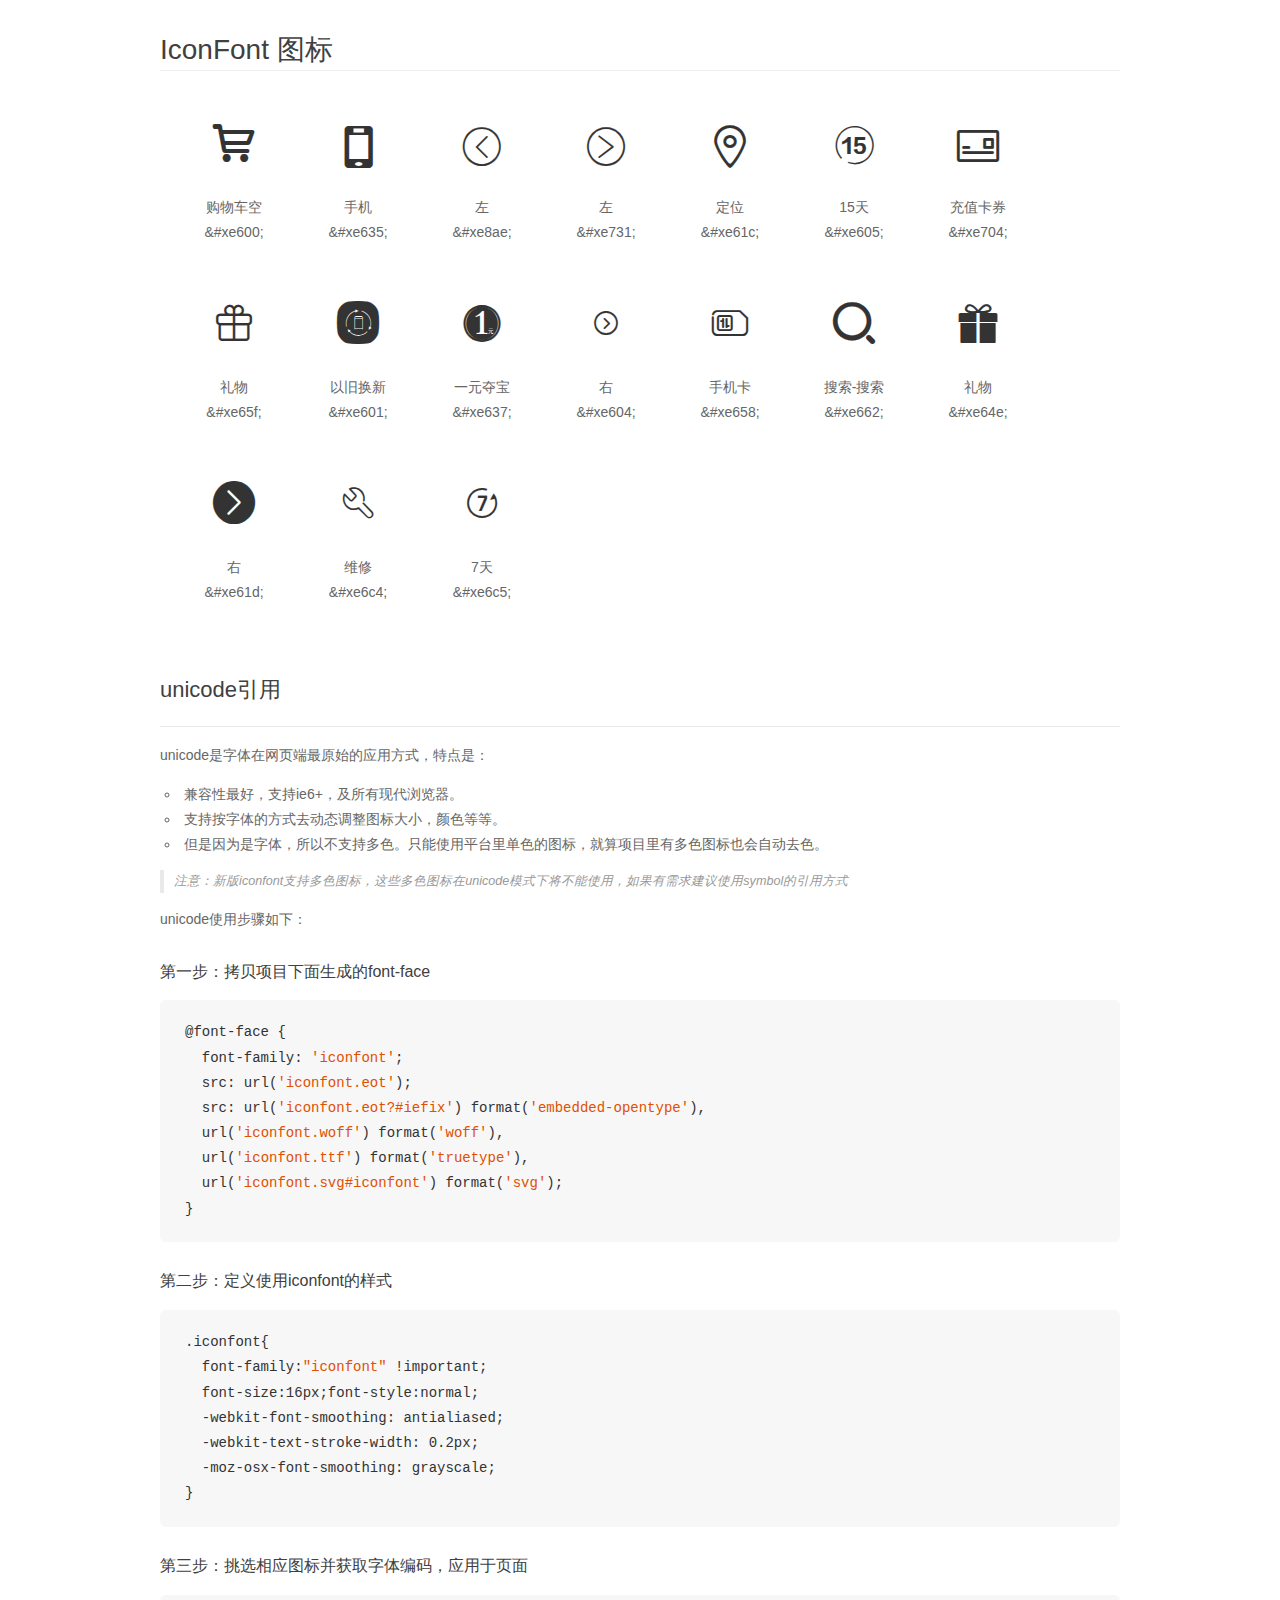
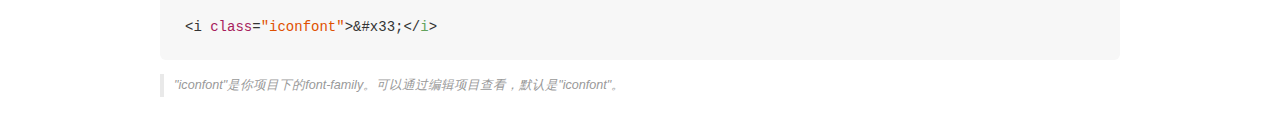
<file: 凡客/iconfont/demo_unicode.html>
<!DOCTYPE html>
<html>
<head>
    <meta charset="utf-8"/>
    <title>IconFont</title>
    <link rel="stylesheet" href="demo.css">

    <style type="text/css">

        @font-face {font-family: "iconfont";
          src: url('iconfont.eot'); /* IE9*/
          src: url('iconfont.eot#iefix') format('embedded-opentype'), /* IE6-IE8 */
          url('iconfont.woff') format('woff'), /* chrome, firefox */
          url('iconfont.ttf') format('truetype'), /* chrome, firefox, opera, Safari, Android, iOS 4.2+*/
          url('iconfont.svg#iconfont') format('svg'); /* iOS 4.1- */
        }

        .iconfont {
          font-family:"iconfont" !important;
          font-size:16px;
          font-style:normal;
          -webkit-font-smoothing: antialiased;
          -webkit-text-stroke-width: 0.2px;
          -moz-osx-font-smoothing: grayscale;
        }

    </style>
</head>
<body>
    <div class="main markdown">
        <h1>IconFont 图标</h1>
        <ul class="icon_lists clear">
            
                <li>
                <i class="icon iconfont">&#xe600;</i>
                    <div class="name">购物车空</div>
                    <div class="code">&amp;#xe600;</div>
                </li>
            
                <li>
                <i class="icon iconfont">&#xe635;</i>
                    <div class="name">手机</div>
                    <div class="code">&amp;#xe635;</div>
                </li>
            
                <li>
                <i class="icon iconfont">&#xe8ae;</i>
                    <div class="name">左</div>
                    <div class="code">&amp;#xe8ae;</div>
                </li>
            
                <li>
                <i class="icon iconfont">&#xe731;</i>
                    <div class="name">左</div>
                    <div class="code">&amp;#xe731;</div>
                </li>
            
                <li>
                <i class="icon iconfont">&#xe61c;</i>
                    <div class="name">定位</div>
                    <div class="code">&amp;#xe61c;</div>
                </li>
            
                <li>
                <i class="icon iconfont">&#xe605;</i>
                    <div class="name">15天</div>
                    <div class="code">&amp;#xe605;</div>
                </li>
            
                <li>
                <i class="icon iconfont">&#xe704;</i>
                    <div class="name">充值卡券</div>
                    <div class="code">&amp;#xe704;</div>
                </li>
            
                <li>
                <i class="icon iconfont">&#xe65f;</i>
                    <div class="name">礼物</div>
                    <div class="code">&amp;#xe65f;</div>
                </li>
            
                <li>
                <i class="icon iconfont">&#xe601;</i>
                    <div class="name">以旧换新</div>
                    <div class="code">&amp;#xe601;</div>
                </li>
            
                <li>
                <i class="icon iconfont">&#xe637;</i>
                    <div class="name">一元夺宝</div>
                    <div class="code">&amp;#xe637;</div>
                </li>
            
                <li>
                <i class="icon iconfont">&#xe604;</i>
                    <div class="name">右</div>
                    <div class="code">&amp;#xe604;</div>
                </li>
            
                <li>
                <i class="icon iconfont">&#xe658;</i>
                    <div class="name">手机卡</div>
                    <div class="code">&amp;#xe658;</div>
                </li>
            
                <li>
                <i class="icon iconfont">&#xe662;</i>
                    <div class="name">搜索-搜索</div>
                    <div class="code">&amp;#xe662;</div>
                </li>
            
                <li>
                <i class="icon iconfont">&#xe64e;</i>
                    <div class="name">礼物</div>
                    <div class="code">&amp;#xe64e;</div>
                </li>
            
                <li>
                <i class="icon iconfont">&#xe61d;</i>
                    <div class="name">右</div>
                    <div class="code">&amp;#xe61d;</div>
                </li>
            
                <li>
                <i class="icon iconfont">&#xe6c4;</i>
                    <div class="name">维修</div>
                    <div class="code">&amp;#xe6c4;</div>
                </li>
            
                <li>
                <i class="icon iconfont">&#xe6c5;</i>
                    <div class="name">7天</div>
                    <div class="code">&amp;#xe6c5;</div>
                </li>
            
        </ul>
        <h2 id="unicode-">unicode引用</h2>
        <hr>

        <p>unicode是字体在网页端最原始的应用方式，特点是：</p>
        <ul>
        <li>兼容性最好，支持ie6+，及所有现代浏览器。</li>
        <li>支持按字体的方式去动态调整图标大小，颜色等等。</li>
        <li>但是因为是字体，所以不支持多色。只能使用平台里单色的图标，就算项目里有多色图标也会自动去色。</li>
        </ul>
        <blockquote>
        <p>注意：新版iconfont支持多色图标，这些多色图标在unicode模式下将不能使用，如果有需求建议使用symbol的引用方式</p>
        </blockquote>
        <p>unicode使用步骤如下：</p>
        <h3 id="-font-face">第一步：拷贝项目下面生成的font-face</h3>
        <pre><code class="lang-js hljs javascript">@font-face {
  font-family: <span class="hljs-string">'iconfont'</span>;
  src: url(<span class="hljs-string">'iconfont.eot'</span>);
  src: url(<span class="hljs-string">'iconfont.eot?#iefix'</span>) format(<span class="hljs-string">'embedded-opentype'</span>),
  url(<span class="hljs-string">'iconfont.woff'</span>) format(<span class="hljs-string">'woff'</span>),
  url(<span class="hljs-string">'iconfont.ttf'</span>) format(<span class="hljs-string">'truetype'</span>),
  url(<span class="hljs-string">'iconfont.svg#iconfont'</span>) format(<span class="hljs-string">'svg'</span>);
}
</code></pre>
        <h3 id="-iconfont-">第二步：定义使用iconfont的样式</h3>
        <pre><code class="lang-js hljs javascript">.iconfont{
  font-family:<span class="hljs-string">"iconfont"</span> !important;
  font-size:<span class="hljs-number">16</span>px;font-style:normal;
  -webkit-font-smoothing: antialiased;
  -webkit-text-stroke-width: <span class="hljs-number">0.2</span>px;
  -moz-osx-font-smoothing: grayscale;
}
</code></pre>
        <h3 id="-">第三步：挑选相应图标并获取字体编码，应用于页面</h3>
        <pre><code class="lang-js hljs javascript">&lt;i <span class="hljs-class"><span class="hljs-keyword">class</span></span>=<span class="hljs-string">"iconfont"</span>&gt;&amp;#x33;<span class="xml"><span class="hljs-tag">&lt;/<span class="hljs-name">i</span>&gt;</span></span></code></pre>

        <blockquote>
        <p>"iconfont"是你项目下的font-family。可以通过编辑项目查看，默认是"iconfont"。</p>
        </blockquote>
    </div>


</body>
</html>
</file>
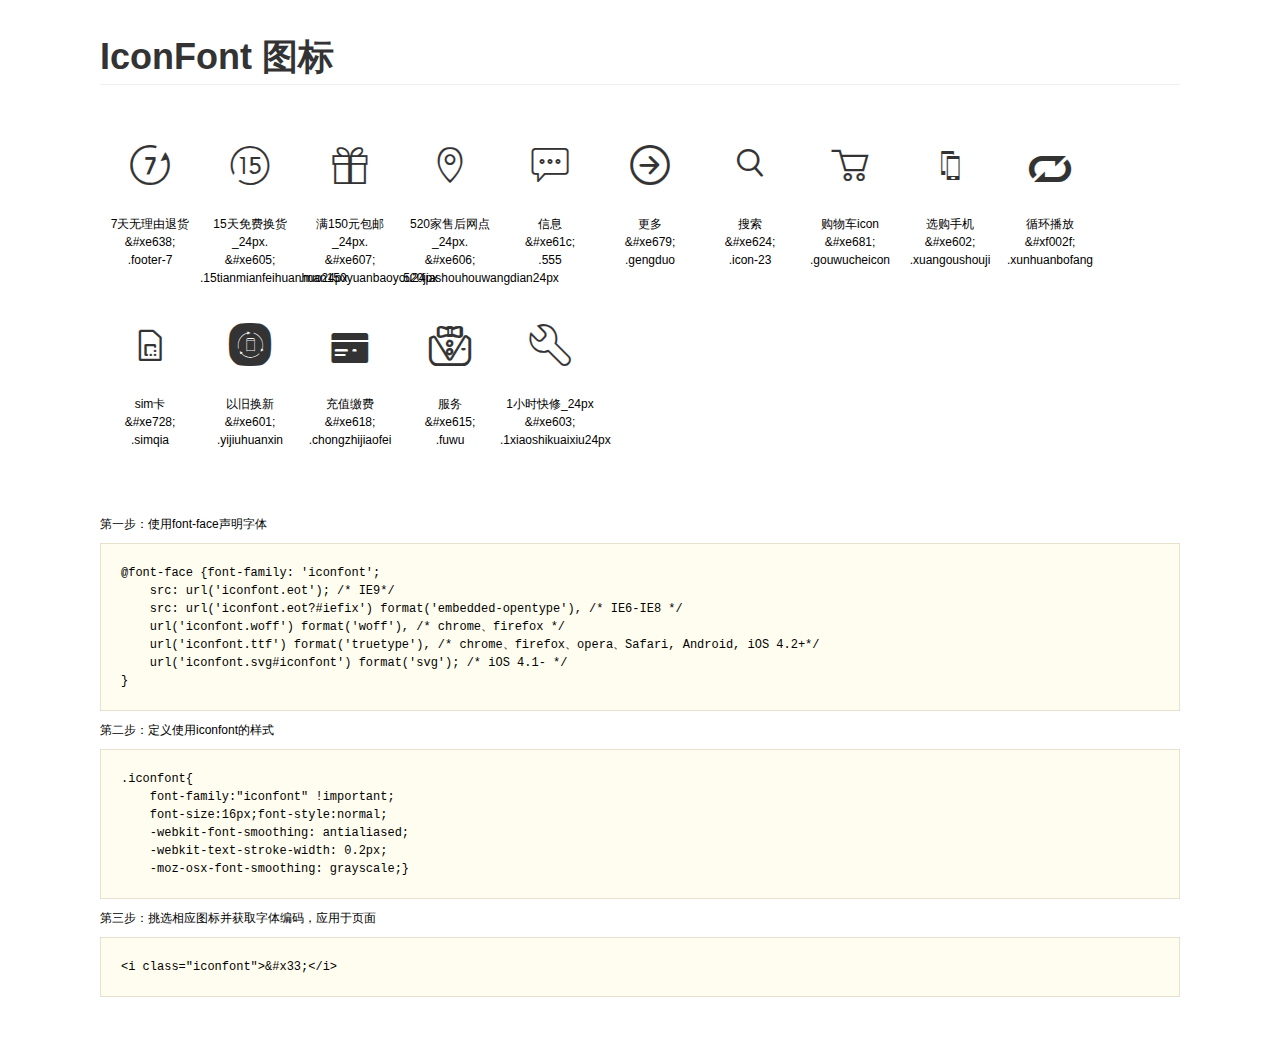
<file: 小米官网/iconfont/demo.html>
<!DOCTYPE html>
<html>
<head>
    <meta charset="utf-8"/>
    <title>IconFont</title>
    <link rel="stylesheet" href="demo.css">
    <link rel="stylesheet" href="iconfont.css">
</head>
<body>
    <div class="main">
        <h1>IconFont 图标</h1>
        <ul class="icon_lists clear">
            
                <li>
                <i class="icon iconfont">&#xe638;</i>
                    <div class="name">7天无理由退货</div>
                    <div class="code">&amp;#xe638;</div>
                    <div class="fontclass">.footer-7</div>
                </li>
            
                <li>
                <i class="icon iconfont">&#xe605;</i>
                    <div class="name">15天免费换货_24px.</div>
                    <div class="code">&amp;#xe605;</div>
                    <div class="fontclass">.15tianmianfeihuanhuo24px</div>
                </li>
            
                <li>
                <i class="icon iconfont">&#xe607;</i>
                    <div class="name">满150元包邮_24px.</div>
                    <div class="code">&amp;#xe607;</div>
                    <div class="fontclass">.man150yuanbaoyou24px</div>
                </li>
            
                <li>
                <i class="icon iconfont">&#xe606;</i>
                    <div class="name">520家售后网点_24px.</div>
                    <div class="code">&amp;#xe606;</div>
                    <div class="fontclass">.520jiashouhouwangdian24px</div>
                </li>
            
                <li>
                <i class="icon iconfont">&#xe61c;</i>
                    <div class="name">信息</div>
                    <div class="code">&amp;#xe61c;</div>
                    <div class="fontclass">.555</div>
                </li>
            
                <li>
                <i class="icon iconfont">&#xe679;</i>
                    <div class="name">更多</div>
                    <div class="code">&amp;#xe679;</div>
                    <div class="fontclass">.gengduo</div>
                </li>
            
                <li>
                <i class="icon iconfont">&#xe624;</i>
                    <div class="name">搜索</div>
                    <div class="code">&amp;#xe624;</div>
                    <div class="fontclass">.icon-23</div>
                </li>
            
                <li>
                <i class="icon iconfont">&#xe681;</i>
                    <div class="name">购物车icon</div>
                    <div class="code">&amp;#xe681;</div>
                    <div class="fontclass">.gouwucheicon</div>
                </li>
            
                <li>
                <i class="icon iconfont">&#xe602;</i>
                    <div class="name">选购手机</div>
                    <div class="code">&amp;#xe602;</div>
                    <div class="fontclass">.xuangoushouji</div>
                </li>
            
                <li>
                <i class="icon iconfont">&#xf002f;</i>
                    <div class="name">循环播放</div>
                    <div class="code">&amp;#xf002f;</div>
                    <div class="fontclass">.xunhuanbofang</div>
                </li>
            
                <li>
                <i class="icon iconfont">&#xe728;</i>
                    <div class="name">sim卡</div>
                    <div class="code">&amp;#xe728;</div>
                    <div class="fontclass">.simqia</div>
                </li>
            
                <li>
                <i class="icon iconfont">&#xe601;</i>
                    <div class="name">以旧换新</div>
                    <div class="code">&amp;#xe601;</div>
                    <div class="fontclass">.yijiuhuanxin</div>
                </li>
            
                <li>
                <i class="icon iconfont">&#xe618;</i>
                    <div class="name">充值缴费</div>
                    <div class="code">&amp;#xe618;</div>
                    <div class="fontclass">.chongzhijiaofei</div>
                </li>
            
                <li>
                <i class="icon iconfont">&#xe615;</i>
                    <div class="name">服务</div>
                    <div class="code">&amp;#xe615;</div>
                    <div class="fontclass">.fuwu</div>
                </li>
            
                <li>
                <i class="icon iconfont">&#xe603;</i>
                    <div class="name">1小时快修_24px</div>
                    <div class="code">&amp;#xe603;</div>
                    <div class="fontclass">.1xiaoshikuaixiu24px</div>
                </li>
            
        </ul>


        <div class="helps">
            第一步：使用font-face声明字体
            <pre>
@font-face {font-family: 'iconfont';
    src: url('iconfont.eot'); /* IE9*/
    src: url('iconfont.eot?#iefix') format('embedded-opentype'), /* IE6-IE8 */
    url('iconfont.woff') format('woff'), /* chrome、firefox */
    url('iconfont.ttf') format('truetype'), /* chrome、firefox、opera、Safari, Android, iOS 4.2+*/
    url('iconfont.svg#iconfont') format('svg'); /* iOS 4.1- */
}
</pre>
第二步：定义使用iconfont的样式
            <pre>
.iconfont{
    font-family:"iconfont" !important;
    font-size:16px;font-style:normal;
    -webkit-font-smoothing: antialiased;
    -webkit-text-stroke-width: 0.2px;
    -moz-osx-font-smoothing: grayscale;}
</pre>
第三步：挑选相应图标并获取字体编码，应用于页面
<pre>
&lt;i class="iconfont"&gt;&amp;#x33;&lt;/i&gt;
</pre>
        </div>

    </div>
</body>
</html>
</file>
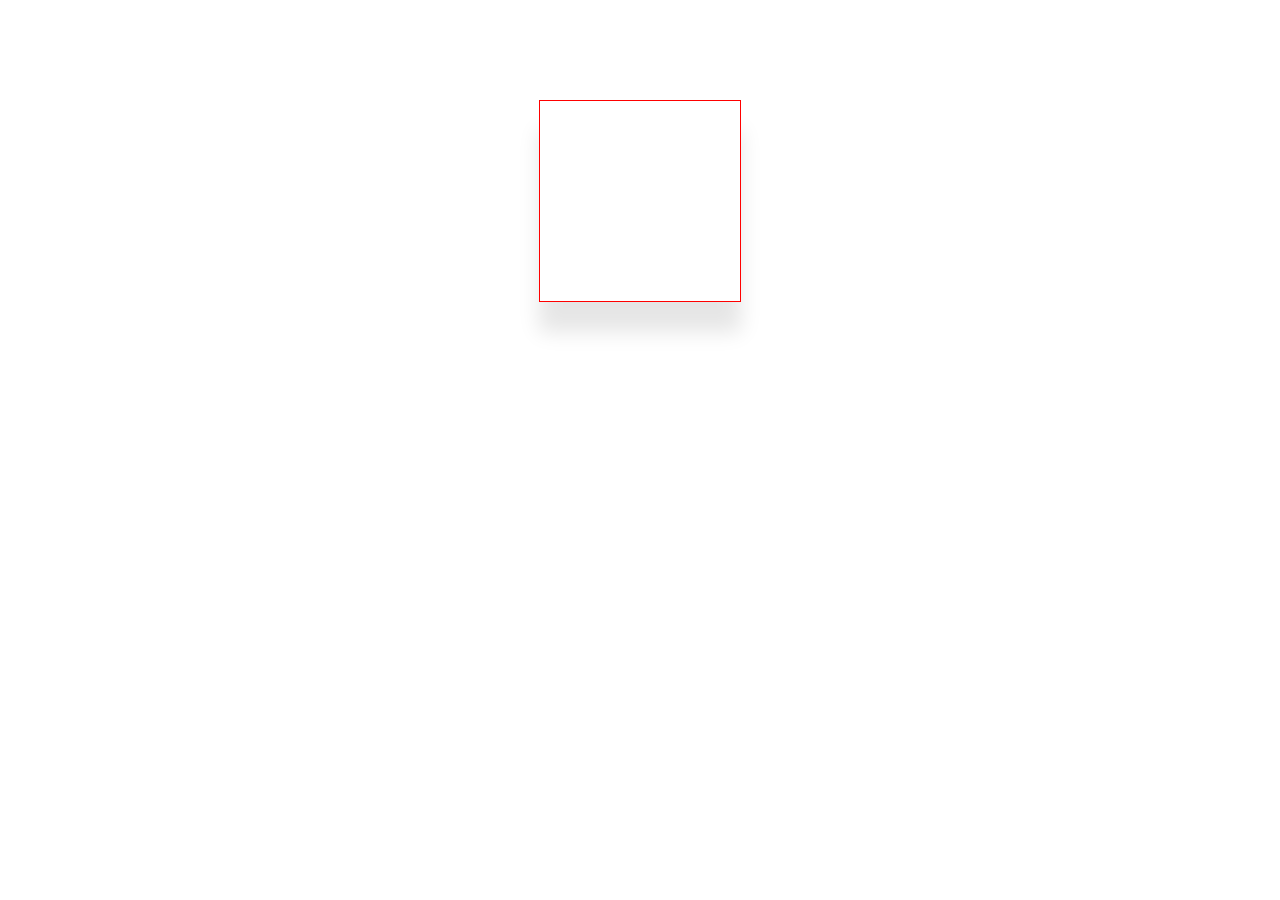
<file: 小米官网/新建文件夹/box-shadow.html>
<!DOCTYPE html>
<html>
	<head>
		<meta charset="UTF-8">
		<title></title>
	</head>
	<style>
		div{
			width:200px;
			height:200px;
			margin:100px auto;
			border:1px solid red;
			box-shadow: 0px 30px 20px rgba(0, 0, 0, 0.1);
		}
		
	</style>

	<body>
		<div></div>
	</body>
</html>
</file>
<file: apple/css/common.css>
body,ul,li,p,pre,h1,h2,h3,h4,h5,h6,form{
	margin:0;
	padding:0;
	list-style:none;
}
img{
	border:0;
}
a{
	text-decoration:none;
}
*{font-family: "SF Pro SC","SF Pro Text","SF Pro Icons","PingFang SC","Helvetica Neue","Helvetica","Arial",sans-serif;}
</file>
<file: apple/css/index.css>
@font-face {
  font-family: 'iconfont';
  src: url('../font/iconfont.eot');
  src: url('../font/iconfont.eot?#iefix') format('embedded-opentype'),
  url('../font/iconfont.woff') format('woff'),
  url('../font/iconfont.ttf') format('truetype'),
  url('../font/iconfont.svg#iconfont') format('svg');
}
</file>
<file: apple/css/big.css>
@import url("index.css");
@media only screen and (min-width: 1068px) {
	body{
		background: #F2F2F2;
	}
		/*头部开始*/
	header{
		width: 100%;
		height: 540px;
		position: relative;
		overflow: hidden;
	}
	/*导航*/
	header nav.small-srceen{
		display: none;
	}
	header nav.big-srceen{
		width: 100%;
		height: 44px;
		background: #313131;
		text-align: center;
		line-height: 44px;
		position: absolute;
		left:0;
		top: 0;
		z-index: 33333333;
	}
	header nav.big-srceen .ul {
		width: 1000px;
		height: 100%;
		/*background: red;*/
		margin: 0 auto;
		text-align: justify;
	}
	header nav.big-srceen .ul::after{
		content: "";
		width: 100%;
		display: inline-block;
	}
	header nav.big-srceen .ul a{
		display: inline-block;
		color: #fff;
		font-family: "iconfont";
	}
	header nav.big-srceen .ul a:hover{
		color:#d0d0d0;
	}
	/*banner*/
	.banner{
		width: 100%;
		height: 100%;
		overflow: hidden;
	}
	.banner > li a{
		width: 100%;
		height: 100%;
		display: block;
	}
	.banner > li.img {
		width: 100%;
		height: 100%;
		position: absolute;
		left: 0;
		top:0;
		background-size:contain;
		background-repeat: no-repeat;
		display: none;
		overflow: hidden;
	}
	.banner > li.first{
		display: block;
	}
	/*改变层级的类名*/
	.zindex{
		z-index: 200;
	}
	/*点击时给轮播点加的类名*/
	.banner > li.rect > div > div.vasible{
		background: #808080;
		width: 100%;
	}
	/*轮播动画*/
	/*向左走的轮播*/
	.banner > li.now-out{
		animation: now-out 1s linear;
		display: block;
	}
	.banner > li.next-in{
		animation: next-in 1s linear;
		display: block;
	}
	/*向右走的轮播*/
	.banner > li.now-in{
		animation: now-in 1s linear forwards;
		display: block;
	}
	.banner > li.next-out{
		animation: next-out 1s linear;
		display: block;
	}
	/*当前的从左边出去*/
	@keyframes now-out {
		0%{
			transform: translateX(0) scale(1);
		}
		100%{
			transform: translateX(-7%) scale(0.9);
		}
	}
	/*下一张从右边进来*/
	@keyframes next-in {
		0%{
			transform: translateX(100%);
		}
		100%{
			transform: translateX(0);
		}
	}
	/*当前的从右边出去*/
	@keyframes now-in {
		0%{
			transform: translateX(0);
		}
		100%{
			transform: translateX(100%);
		}
	}
	/*下一张从左边的进来*/
	@keyframes next-out {
		0%{
			transform: translateX(-7%) scale(0.9);
		}
		100%{
			transform: translateX(0) scale(1);
		}
	}
	/*banner进度条*/
	.banner > li.rect{
		width: 210px;
		height: 2px;
		position: absolute;
		top: 94%;
		left: 50%;
		margin-left: -105px;
		z-index: 3000;
	}
	.banner > li.rect > div{
		width: 50px;
		height: 100%;
		background:#E2E2E2;
		float: left;
		margin-left: 20px;
	}
	.banner > li.rect > div > div{
		width: 0;
		height: 100%;
		background:#808080;
	}
	.banner > li.rect > div > div.actives{
		animation: moveto 3s linear;
	}
	/*动画*/
	@keyframes moveto {
		0%{
			width: 0;
		}
		100%{
			width: 100%;
		}
	}
	/*左右箭头*/
	.banner > .left,.banner > .right{
		width: 20%;
		height: 100%;
		background: rgba(0,0,0,0);
		cursor: pointer;
		position: absolute;
		top:0;
		z-index: 700;
	}
	.banner > .left{
		left: 0;
	}
	.banner > .right{
		right: 0;
	}
	.banner > .left > div,.banner > .right > div{
		width: 64px;
		height: 64px;
		background: rgba(180,180,180,0.25);
		border-radius: 50%;
		text-align: center;
		font-size: 30px;
		font-family: '宋体';
		color: rgba(0,0,0,0.44);
		line-height: 64px;
		display: none;
		cursor: pointer;
		position: absolute;
		top:43%;
	}
	.banner > .left > div{
		left: 15px;
	}
	.banner > .right > div{
		right: 15px;
	}
	.banner > .left:hover div,.banner > .right:hover div{
		display: block;
	}


	.banner > li:first-child{
		background-image: url("../img/iphone_alt_large.jpg");
		background-color: #0A0A0A;
		background-position: center center;
		/*z-index: 2;	*/
	}
	.banner > li:nth-child(2){
		background-image: url("../img/macbookpro_large.jpg");
		background-color: #fff;
		background-position: center 175px;
		/*z-index: 3;*/
	}
	.banner > li:nth-child(3){
		background-image: url("../img/watch_alt_large.jpg");
		background-color: #F2F2F2;
		background-position: center center;
	}
	/*手机的字*/
	.banner > li:nth-child(1) > a > h3{
		margin-top: 60px;
		font-size: 32px;
		color: #fff;
		text-align: center;
	} 
	.banner > li:nth-child(1) > a > h2{
		font-size: 44px;
		color: #fff;
		text-align: center;
	}
	/*表的字*/
	.banner > li:nth-child(3) > a > h2{
		position: absolute;
		left: 39%;
		top:83%;
		font-size: 40px;
		color: #000;
	}
	.banner > li:nth-child(3) > a > img{
		position: absolute;
		left: 43%;
		top:11%;
	}
	/*电脑的字*/
	.banner > li:nth-child(2) > a > h3{
		text-align: center;
		margin-top:90px;
		font-size: 30px;
		color: #000;
	} 
	.banner > li:nth-child(2) > a > h2{
		text-align: center;
		font-size: 34px;
		color: #000;
	}
	/*图片*/
	.img-box{
		width: 100%;
		height: auto;
		/*background: red;*/
		overflow: hidden;
	}
	.img-box li{
		width: 25%;
		height: 200px;
		float: left;
		box-sizing: border-box;
		border: 4px solid #fff;
	}
	.img-box li > a{
		width: 100%;
		height: 100%;
		display: inline-block;
	}
	.img-box > li:first-child{
		background:url(../img/accessories_large.jpg) center center no-repeat ;
	}
	.img-box > li:nth-child(2){
		background:url(../img/ipad_pro_large.jpg) center center no-repeat ;
	}
	.img-box > li:nth-child(3){
		background:url(../img/airpods_large.jpg) center center no-repeat ;
	}
	.img-box > li:nth-child(4){
		background:url(../img/iphone_upgrade_large.jpg) center center no-repeat ;
	}

	/*底部*/
	.bottom {
		width:100%;
		height: auto;
		padding:0px 22px;
		margin-left: 22px;
		margin-right:22px ;
		margin: 0 auto;
		overflow: hidden;
		box-sizing: border-box;
	}
	.bottom > p{
		width:100%;
		height: 30px;
		line-height: 30px;
		font-size: 10px;
		box-sizing: border-box;
		color:#555555;
		float: left;
	}
	.bottom > p:nth-of-type(1),.bottom > p:nth-of-type(2){
		border-bottom: 1px solid #D6D6D6;
		margin-bottom: 20px;
	}
	.bottom > div > div > div{
		overflow: hidden;
		font-size: 10px;
		float: left;
		width: 20%;
		margin-top: 6px;
		margin: 0 auto;
	}
	.bottom > div > div > div > ul > li{
		width: 100%;
		height: 15px;
		margin-bottom:6px ;
		
	}
	.bottom > div > div > div > ul > li >a{
		color:#555555;
	}
	.bottom > div > div > div > h4 ~h4{
		margin-top:20px ;
	}
	
	.bottom > p > a{
		color: dodgerblue;
	}
	.bottom > p > a:hover{
		text-decoration: underline;
	}
	
	.bottom >span{
		float: left;
		font-size: 10px;
		color: #555555;
	}
	.bottom > a{
		float: left;
		font-size: 10px;
		color: #000;
		display: inline-block;
		margin-right: 10px;
		margin-left: 10px;
	}
	.bottom > a:hover{
		text-decoration: underline;
	}
	
	.bottom > img,.bottom > a.chain{
		float: right;
	}
	.bottom > div > div > div > h4 > span{
		display: none;
	}
}
</file>
<file: apple/css/medium.css>
@import url("index.css");
/*中屏*/
@media only screen and (min-width: 735px) and (max-width: 1068px) {
	body{
		background: #F2F2F2;
	}
	/*头部开始*/
	header{
		width: 100%;
		height: 500px;
		position: relative;
		overflow: hidden;
	}
	/*导航*/
	header nav.small-srceen{
		display: none;
	}
	header nav.big-srceen{
		width: 100%;
		height: 44px;
		background: #313131;
		text-align: center;
		line-height: 44px;
		position: absolute;
		left:0;
		top: 0;
		z-index: 330000;
	}
	header nav.big-srceen .ul {
		width: 100%;
		height: 100%;
		/*background: red;*/
		margin: 0 auto;
		text-align: justify;
	}
	header nav.big-srceen .ul::after{
		content: "";
		width: 100%;
		display: inline-block;
	}
	header nav.big-srceen .ul a{
		display: inline-block;
		color: #fff;
		font-family: "iconfont";
	}
	header nav.big-srceen .ul a:hover{
		color:#d0d0d0;
	}
	/*banner*/
		.banner{
		width: 100%;
		height: 100%;
	}
	.banner > li a{
		width: 100%;
		height: 100%;
		display: block;
	}
	.banner > li.img {
		width: 100%;
		height: 100%;
		position: absolute;
		top:0;
		background-size:contain;
		background-repeat: no-repeat;
		display: none;
	}
	.banner > li:first-child{
		background-image: url("../img/iphone_alt_medium.jpg");
		background-color: #0A0A0A;
		background-position: center center;
		/*z-index: 2;*/
		left: 0;
	}
	.banner > li:nth-child(2){
		background-image: url("../img/macbookpro_medium.jpg");
		background-color: #fff;
		background-position: center bottom;
		/*z-index: 3;*/
		left: 0;
	}
	.banner > li:nth-child(3){
		background-image: url("../img/watch_alt_medium.jpg");
		background-color: #F2F2F2;
		background-position: center center;
		left: 0;
	}
	/*手机的字*/
	.banner > li:nth-child(1) > a > h3{
		margin-top: 60px;
		font-size: 28px;
		color: #fff;
		text-align: center;
	} 
	.banner > li:nth-child(1) > a > h2{
		font-size: 40px;
		color: #fff;
		text-align: center;
	}
	/*表的字*/
	.banner > li:nth-child(3) > a > h2{
		position: absolute;
		left: 39%;
		top:83%;
		font-size: 40px;
		color: #000;
	}
	.banner > li:nth-child(3) > a > img{
		position: absolute;
		left: 43%;
		top:11%;
	}
	/*电脑的字*/
	.banner > li:nth-child(2) > a > h3{
		text-align: center;
		margin-top:100px;
		font-size: 26px;
		color: #000;
	} 
	.banner > li:nth-child(2) > a > h2{
		text-align: center;
		font-size: 30px;
		color: #000;
	}
		/*图片*/
	.img-box{
		width: 100%;
		height: auto;
		/*background: red;*/
		overflow: hidden;
	}
	.img-box li{
		width: 50%;
		height: 200px;
		float: left;
		box-sizing: border-box;
		border: 4px solid #fff;
	}
	.img-box li > a{
		width: 100%;
		height: 100%;
		display: inline-block;
	}
	.img-box > li:first-child{
		background:url(../img/accessories_medium.jpg) center center no-repeat ;
	}
	.img-box > li:nth-child(2){
		background:url(../img/ipad_pro_medium.jpg) center center no-repeat ;
	}
	.img-box > li:nth-child(3){
		background:url(../img/airpods_medium.jpg) center center no-repeat ;
	}
	.img-box > li:nth-child(4){
		background:url(../img/iphone_upgrade_medium.jpg) center center no-repeat ;
	}



	/*左右箭头*/
	.banner > .left,.banner > .right{
		width: 20%;
		height: 100%;
		background: rgba(0,0,0,0);
		cursor: pointer;
		position: absolute;
		top:0;
		z-index: 700;
	}
	.banner > .left{
		left: 0;
	}
	.banner > .right{
		right: 0;
	}
	.banner > .left > div,.banner > .right > div{
		width: 64px;
		height: 64px;
		background: rgba(180,180,180,0.25);
		border-radius: 50%;
		text-align: center;
		font-size: 30px;
		font-family: '宋体';
		color: rgba(0,0,0,0.44);
		line-height: 64px;
		display: none;
		cursor: pointer;
		position: absolute;
		top:43%;
	}
	.banner > .left > div{
		/*margin-left: 2%;*/
		left: 10px;
	}
	.banner > .right > div{
		right: 10px;
		/*margin-left: 74%;*/
	}
	.banner > .left:hover div,.banner > .right:hover div{
		display: block;
	}
	/*banner进度条*/
	.banner > li.rect{
		width: 210px;
		height: 2px;
		position: absolute;
		top: 94%;
		left: 50%;
		margin-left: -105px;
		z-index: 3000;
	}
	.banner > li.rect > div{
		width: 50px;
		height: 100%;
		background:#E2E2E2;
		float: left;
		margin-left: 20px;
	}
	.banner > li.rect > div > div{
		width: 0;
		height: 100%;
		background:#808080;
	}
	.banner > li.rect > div > div.actives{
		animation: moveto 2s linear;
	}

	/*动画*/
	@keyframes moveto {
		0%{
			width: 0;
		}
		100%{
			width: 100%;
		}
	}



	.banner > li.first{
		display: block;
	}
	/*改变层级的类名*/
	.zindex{
		z-index: 200;
	}
	/*点击时给轮播点加的类名*/
	.banner > li.rect > div > div.vasible{
		background: #808080;
		width: 100%;
	}
	/*轮播动画*/
	/*向左走的轮播*/
	.banner > li.now-out{
		animation: now-out 1s linear;
		display: block;
	}
	.banner > li.next-in{
		animation: next-in 1s linear;
		display: block;
	}
	/*向右走的轮播*/
	.banner > li.now-in{
		animation: now-in 1s linear forwards;
		display: block;
	}
	.banner > li.next-out{
		animation: next-out 1s linear;
		display: block;
	}
	/*当前的从左边出去*/
	@keyframes now-out {
		0%{
			transform: translateX(0) scale(1);
		}
		100%{
			transform: translateX(-7%) scale(0.9);
		}
	}
	/*下一张从右边进来*/
	@keyframes next-in {
		0%{
			transform: translateX(100%);
		}
		100%{
			transform: translateX(0);
		}
	}
	/*当前的从右边出去*/
	@keyframes now-in {
		0%{
			transform: translateX(0);
		}
		100%{
			transform: translateX(100%);
		}
	}
	/*下一张从左边的进来*/
	@keyframes next-out {
		0%{
			transform: translateX(-7%) scale(0.9);
		}
		100%{
			transform: translateX(0) scale(1);
		}
	}




	/*底部*/
	.bottom {
		width:100%;
		height: auto;
		padding:0px 22px;
		margin-left: 22px;
		margin-right:22px ;
		margin: 0 auto;
		overflow: hidden;
		box-sizing: border-box;
	}
	.bottom > p{
		width:100%;
		height: 30px;
		font-size: 10px;
		padding-bottom:6px;
		padding-top:4px;
		box-sizing: border-box;
		color:#555555;
		float: left;
		margin-top: 6px;
	}
	.bottom > p:nth-of-type(1),.bottom > p:nth-of-type(2){
		border-bottom: 1px solid #D6D6D6;
		margin-bottom: 20px;
	}

	.bottom > div > div > div{
		overflow: hidden;
		font-size: 10px;
		float: left;
		width: 20%;
		margin-top: 6px;
		margin: 0 auto;
	}
	.bottom > div > div > div > ul > li{
		width: 100%;
		height: 15px;
		margin-bottom:6px ;
		
	}
	.bottom > div > div > div > ul > li >a{
		color:#555555;
	}
	.bottom > div > div > div > h4 ~h4{
		margin-top:20px ;
	}
	
	.bottom > p > a{
		color: dodgerblue;
	}
	.bottom > p > a:hover{
		text-decoration: underline;
	}
	
	.bottom  >span{
		float: left;
		font-size: 10px;
		color: #555555;
	}
	.bottom > a{
		float: left;
		font-size: 10px;
		color: #000;
		display: inline-block;
		margin-right: 10px;
		margin-left: 10px;
	}
	.bottom > a:hover{
		text-decoration: underline;
	}
	
	.bottom > img,.bottom > a.chain{
		float: right;
	}
	.bottom > a.chain{
		margin-right: 30px;
	}
	.bottom > div > div > div > h4 > span{
	display: none;
	}
}
</file>
<file: apple/css/small.css>
@import url("index.css");
/*小屏*/
@media only screen and (min-width: 100px) and (max-width: 735px) {
	body{
		background: #F2F2F2;
	}
	.hidden{
		width: 100%;
		height: 100%;
		overflow: hidden;
	}
	/*头部开始*/
	header{
		width: 100%;
		height: 420px;
		overflow: hidden;
	}
	/*导航*/
	header nav.big-srceen{
		display: none;
	}
	header nav.small-srceen{
		width: 100%;
		height: 44px;
		background: #313131;
		/*background: red;*/
		text-align: center;
		line-height: 44px;
		overflow: hidden;
	}
	header nav.small-srceen div.ul {
		width: 100%;
		height: 100%;
		/*background: red;*/
		margin: 0 auto;
		text-align: justify;
	}
	header nav.small-srceen div.ul::after{
		content: "";
		width: 100%;
		display: inline-block;
	}
	header nav.small-srceen div.ul a{
		width: 20px;
		height: 25px;
		display: inline-block;
		color: #fff;
		font-family: "iconfont";
	}
	header nav.big-srceen div.ul a:hover{
		color:#d0d0d0;
	}
	header nav.small-srceen div.ul a:last-child{
		transition: transform 0.35s linear;
	}
	header nav.small-srceen div.ul a.last{
		transform: translateX(20px);
	}
	/*小叉号*/
	header nav.small-srceen > .ul > a:first-child > div{
		position: absolute;
		z-index: 300;
		left: 6px;
		width: 15px;
		height: 2px;
		background: #fff;
		transition: transform 0.35s ease-out;
	}
	header nav.small-srceen > .ul > a:first-child > div:nth-child(1){
		top:18px;
	}
	header nav.small-srceen > .ul > a:first-child > div.rotatex{
		transform-origin:left top;
		transform: rotate(45deg);
	}
	header nav.small-srceen > .ul > a:first-child > div:nth-child(2){
		top:28px;
	}
	header nav.small-srceen > .ul > a:first-child > div.rotatey{
		transform-origin:left bottom;
		transform: rotate(-45deg);
	}

	header nav.small-srceen ul{
		position: absolute;
		left: 0;
		top: 44px;
		width: 100%;
		height: 100%;
		display: none;
		box-sizing: border-box;
		padding: 0 40px;
		background: #000;
		z-index: 400000000;
	}
	header nav.small-srceen ul > li{
		height: 44px;
		width: 100%;
		border-bottom: 1px solid #333333;
		opacity: 0;
		transform: scale(1.1);
		transition: opacity 0.35s ease-out,transform 0.35s ease-out;
	}
	header nav.small-srceen ul > li.active{
		opacity: 1;
		transform: none;
	}
	header nav.small-srceen ul > li:nth-child(1){
		transition-delay: 200ms;
	}
	header nav.small-srceen ul > li:nth-child(2){
		transition-delay: 250ms;
	}
	header nav.small-srceen ul > li:nth-child(3){
		transition-delay: 300ms;
	}
	header nav.small-srceen ul > li:nth-child(4){
		transition-delay: 350ms;
	}
	header nav.small-srceen ul > li:nth-child(5){
		transition-delay: 400ms;
	}
	header nav.small-srceen ul > li:nth-child(6){
		transition-delay: 450ms;
	}
	header nav.small-srceen ul > li:nth-child(7){
		transition-delay: 500ms;
	}
	header nav.small-srceen ul > li > a{
		float: left;
		color: #fff;
		font-family: "iconfont";
	}
	/*banner*/
	.banner{
		width: 100%;
		height: 100%;
		position: relative;
		overflow: hidden;
	}
	.banner > li.img {
		width: 100%;
		height: 100%;
		position: absolute;
		top:0;
		background-size:contain;
		background-repeat: no-repeat;
		display: none;
	}
	.banner > li:first-child{
		background-image: url("../img/iphone_alt_small.jpg");
		background-color: #0A0A0A;
		background-position: center center;
		/*z-index: 4;*/
		left: 0;
	}
	.banner > li:nth-child(2){
		background-image: url("../img/macbookpro_small.jpg");
		background-color: #fff;
		background-size:100% auto;
		background-position: center bottom;
		/*z-index: 3;*/
		left: 0;
	}
	.banner > li:nth-child(3){
		background-image: url("../img/watch_alt_medium.jpg");
		background-color: #F2F2F2;
		background-size: auto 420px;
		background-position: center center;
		/*z-index: 2;*/
		left: 0;
	}
	.banner > li > a{
		width: 100%;
		height: 100%;
		display: block;
		position: absolute;
		left: 0;
		top: 0;
	}
	/*手机的字*/
	.banner > li:nth-child(1) > a > h3{
		margin-top: 60px;
		font-size: 26px;
		color: #fff;
		text-align: center;
	}
	.banner > li:nth-child(1) > a > h2{
		font-size: 34px;
		color: #fff;
		text-align: center;
	}
	/*表的字*/
	.banner > li:nth-child(3) > a > h2{
		margin-top: 210px;
		font-size: 26px;
		color: #000;
		text-align: center;
	}
	.banner > li:nth-child(3) > a > img{
		margin-left: 35%;
		margin-top: 60px;
	}
	/*电脑的字*/
	.banner > li:nth-child(2) > a > h3{
		text-align: center;
		margin-top:120px;
		font-size: 24px;
		color: #000;
	}
	.banner > li:nth-child(2) > a > h2{
		text-align: center;
		font-size: 28px;
		color: #000;
	}
	
	/*图片*/
	.img-box{
		width: 100%;
		height: auto;
		/*background: red;*/
		overflow: hidden;
	}
	.img-box > li{
		width: 100%;
		height: 200px;
		float: left;
		box-sizing: border-box;
		border: 2px solid #fff;
	}
	.img-box li > a{
		width: 100%;
		height: 100%;
		display: inline-block;
	}
	.img-box > li:first-child{
		background:url(../img/accessories_small.jpg) center center no-repeat ;
	}
	.img-box > li:nth-child(2){
		background:url(../img/ipad_pro_small.jpg) center center no-repeat ;
	}
	.img-box > li:nth-child(3){
		background:url(../img/airpods_small.jpg) center center no-repeat ;
	}
	.img-box > li:nth-child(4){
		background:url(../img/iphone_upgrade_small.jpg) center center no-repeat ;
	}
	/*!*banner进度条*!*/
	.banner > li.rect{
		width: 210px;
		height: 2px;
		position: absolute;
		top: 85%;
		left: 50%;
		margin-left: -105px;
		z-index: 3000;
	}
	.banner > li.rect > div{
		width: 50px;
		height: 100%;
		background:#E2E2E2;
		float: left;
		margin-left: 20px;
	}
	.banner > li.rect > div > div{
		width: 0;
		height: 100%;
		background:#808080;
	}
	.banner > li.rect > div > div.actives{
		animation: moveto 2s linear;
	}

	/*动画*/
	@keyframes moveto {
		0%{
			width: 0;
		}
		100%{
			width: 100%;
		}
	}
	/*左右箭头*/
	.banner > .left,.banner > .right{
		width: 20%;
		height: 90%;
		/*background: rgba(0,0,0,0);*/
		/*background: red;*/
		cursor: pointer;
		position: absolute;
		top:0;
		z-index: 700;
	}
	.banner > .left{
		left: 0;
	}
	.banner > .right{
		right: 0;
	}
	.banner > .left > div,.banner > .right > div{
		width: 64px;
		height: 64px;
		background: rgba(180,180,180,0.25);
		border-radius: 50%;
		text-align: center;
		font-size: 30px;
		font-family: '宋体';
		color: rgba(0,0,0,0.44);
		line-height: 64px;
		display: none;
		cursor: pointer;
		position: absolute;
		top:37%;;
	}
	.banner > .left > div{
		left: 6px;
	}
	.banner > .right > div{
		right: 6px;;
	}
	.banner > .left:hover div,.banner > .right:hover div{
		display: block;
	}

	.banner > li.first{
		display: block;
	}
	/*改变层级的类名*/
	.zindex{
		z-index: 200;
	}
	/*点击时给轮播点加的类名*/
	.banner > li.rect > div > div.vasible{
		background: #808080;
		width: 100%;
	}
	/*轮播动画*/
	/*向左走的轮播*/
	.banner > li.now-out{
		animation: now-out 1s linear;
		display: block;
	}
	.banner > li.next-in{
		animation: next-in 1s linear;
		display: block;
	}
	/*向右走的轮播*/
	.banner > li.now-in{
		animation: now-in 1s linear forwards;
		display: block;
	}
	.banner > li.next-out{
		animation: next-out 1s linear;
		display: block;
	}
	/*当前的从左边出去*/
	@keyframes now-out {
		0%{
			transform: translateX(0) scale(1);
		}
		100%{
			transform: translateX(-7%) scale(0.9);
		}
	}
	/*下一张从右边进来*/
	@keyframes next-in {
		0%{
			transform: translateX(100%);
		}
		100%{
			transform: translateX(0);
		}
	}
	/*当前的从右边出去*/
	@keyframes now-in {
		0%{
			transform: translateX(0);
		}
		100%{
			transform: translateX(100%);
		}
	}
	/*下一张从左边的进来*/
	@keyframes next-out {
		0%{
			transform: translateX(-7%) scale(0.9);
		}
		100%{
			transform: translateX(0) scale(1);
		}
	}




	/*底部*/
	.bottom {
		width:100%;
		height: auto;
		padding:0px 22px;
		margin-left: 22px;
		margin-right:22px ;
		margin: 0px auto;
		overflow: hidden;
		box-sizing: border-box;
	}
	.bottom > p{
		color:#555555;
		font-size: 10px;
		width: 100%;
		height: auto;
		padding: 10px 0;
	}
	.bottom > p:first-child{
		border-bottom: 1px solid #D6D6D6;
		margin-bottom: 10px;
	}

	/*下拉*/
	.bottom > div > div > div{
		border-bottom: 1px solid #D6D6D6;
		width: 100%;
		height: auto;
	}
	.bottom > div > div > div > h4{
		font-size:8px ;
		font-weight: normal;
		cursor: pointer;
		height: 44px;
		line-height: 44px;
	}
	.bottom > div > div > div > h4 > span{
		transition: transform 0.25s linear;
		float: right;
	}
	.bottom > div > div > div > h4 > span.rotate{
		transform-origin: center;
		transform: rotateZ(45deg);
	}
	.bottom > div > div > div > ul{
		width: 100%;
		height: auto;
		display: none;
	}
	.bottom > div > div > div > ul > li{
		width: 100%;
		height: 17px;
		margin-bottom:8px ;
	}

	.bottom > div > div > div > ul > li >a{
		color:#555555;
		font-size: 10px;
	}

	.bottom > p > a{
		color: dodgerblue;
	}
	.bottom > p > a:hover{
		text-decoration: underline;
	}
	.bottom >span{
		float: left;
		font-size: 10px;
		color: #555555;
	}
	.bottom > a{
		float: left;
		font-size: 10px;
		color: #000;
		display: inline-block;
		margin-right: 10px;
		margin-left: 10px;
	}
	.bottom > a:hover{
		text-decoration: underline;
	}
	
	.bottom > img{
		float: left;
	}
}
</file>
<file: 凡客/css/base.css>
*{
	margin: 0;
	padding: 0;
	list-style:none;
}
a{
	text-decoration: none;
}
</file>
<file: 凡客/css/main.css>
@font-face {
  font-family: 'iconfont';
  src: url('../iconfont/iconfont.eot');
  src: url('../iconfont/iconfont.eot?#iefix') format('embedded-opentype'),
  url('../iconfont/iconfont.woff') format('woff'),
  url('../iconfont/iconfont.ttf') format('truetype'),
  url('../iconfont/iconfont.svg#iconfont') format('svg');
}
.iconfont{
  font-family:"iconfont" !important;
  font-size:16px;font-style:normal;
  -webkit-font-smoothing: antialiased;
  -webkit-text-stroke-width: 0.2px;
  -moz-osx-font-smoothing: grayscale;
}
.header{
	width: 100%;
	height: 32px;
	border-bottom: 1px solid #ccc;
	background: #f7f7f7;
}
.fix{
	position:fixed;
	right:11px;
	bottom:50px;
	z-index: 1;
}
.main{
	width: 1200px;
	margin: 0 auto;/*居中*/
	/*background: blue;*/
}
.loginBox{
	width: 435px;
	height: 32px;
	/*background: red;*/
	float: right;
}
.welcome{
	float: left;
	width: 144px;
	height: 32px;
	font-size: 12px;
	line-height: 32px;
	color: #808080;
}
.dengzhu{
	width: 79px;
	height: 32px;
	float:left;
/*	background: red;*/
	margin-left: 14px;
}
.login{
	font-size: 12px;
	line-height: 32px;
	color: #808080;
	float: left;
}
.xian{
	width: 1px;
	height: 12px;
	background: #a0a0a0;
	float: left;
	margin-left: 15px;
	margin-top: 10px;
}
.zhuce{
	margin-left: 15px;
}
.dingdan{
	width: 60px;
	height: 32px;
	float: left;
	margin-left: 6px;
	font-size: 12px;
	line-height: 32px;
	color: #808080;
}
.gonggao{
	width: 79px;
	height: 32px;
	float: left;
	font-size: 12px;
	line-height: 32px;
	color: #808080;
}
.gonggaoimg{
	margin-top: 7px;
	float: left;
	margin-right: 6px;
}
.gonggaocon{
	float: left;
}
.weixinimg{
	margin-top: 7px;
	float: left;
	margin-left: 8px;
	position: relative;
	cursor: pointer;
}
.wxbox{
	height: 32px;
	width: 30px;
	float: right;
}
.wxbox:hover .wx-erweima{
	display: block;
}
.wx-erweima{
	position: absolute;
	top: 25px;
	right: 91px;
	z-index: 10;
	display: none;
}
.weiboimg{
	margin-top: 7px;
	float: right;
}
.sousuolan{
	width: 1200px;
	height: 62px;
	margin-top: 25px;
	margin: 0 auto;
}
.search{
	width: 438px;
	height: 90px;
	float: right;
}
.sousuo{
	width: 310px;
	height: 29px;
	float: left;
	margin-top: 30px;
}
.sousuokuang{
	width: 261px;
	height: 29px;
	border: 1px solid #c9caca;
	float: left;
	line-height: 29px;
	font-size: 12px;
	padding-left: 10px;
	box-sizing:border-box;
}
.searchbtn{
	width: 45px;
	height: 29px;
	background: #b81b22;
	float: left;
	/*border: 1px solid #c9caca;*/
	text-align: center;
	color: white;
	line-height: 29px;
	box-sizing:border-box;
	font-size: 14px;
}
.gouwuche{
	width: 107px;
	height: 31px;
	background: #b81b22;
	float: right;
	margin-top: 30px;
	position: relative;
	text-align: center;
	line-height: 31px;
	color: #fff;
	font-size: 14px;
}
.bugcartab{
	position: absolute;
	top: 31px;
	right: -1px;
	width: 327px;
	height: 26px;
	border: 1px solid #b81b22;
	display: block;
	line-height: 26px;
	font-size: 14px;
	color: #000;
	display: none;
	/*padding-left: 10px;
	box-sizing:border-box;*/
}
.tiaoer{
	width: 107px;
	height: 5px;
	background: #000;
	position: absolute;
	top: 28px;
	right: 0;
	display: none;
}
.gouwuche:hover .bugcartab{
	border: 1px solid #b81b22; 
	display: block;
	background: #fff;
}
.gouwuche:hover .tiaoer{
	display: block;
	background: #fff;
}
.gouwuche:hover{
	color: #b81b22;
	background: #fff;
	border: 1px solid #b81b22;
	border-bottom: 1px solid #fff;
	z-index: 10;
}
.gouwuche img{
	position: absolute;
	left: 5px;
	top: 4px;
}
.gouwu{
	width: 70px;
	height: 20px;
	float: right;
	text-align: center;
	font-size: 12px;
	color: white;
	line-height: 29px;
	margin-right: 10px;
}
.gouwu:hover{
	color: #b81b22;
}
.resou{
	height: 23px;
	float: right;
	font-size: 12px;
	margin-top: 10px;
	margin-left: 10px;
}
.resou a{
	margin-right: 5px;
	color: #000;
}

.daohang{
	width: 1200px;
	height:84px;
	/*float: right;*/
	margin: 0 auto;
	margin-top: 30px;
}
.logo{
	float:left;
}
.daohanglan{
	float:left;
	margin-top:26px;
	margin-left:33px;
	width:66px;
	/*border-right:1px solid #888888;*/
	font-size:16px;
	color:#888888;
	position: relative;
	padding-bottom: 10px;
	box-sizing:border-box;
}
.daohanglan a p{
	border-right:1px solid #888888;
}
.daohanglan:last-child a p{
	border-right:0; 
}
.daohanglan123{
	float:left;
	margin-top:26px;
	margin-left:33px;
	width:66px;
	border-right:1px solid #888888;
	font-size:16px;
	color:#888888;
	position: relative;
}
.daohanglan1{
	border:0;
}
.xinpin{
	width: 1200px;
	height: 1332px;
	margin: 0 auto;

}
.banner{
	width: 1200px;
	height: 535px;
	margin: 0 auto;
	position: relative;
	overflow: hidden;
}
.banner a img{
	position: absolute;
	left: 0;
	top:0;
}
.zuo{
	width: 20px;
	height: 53px;
/*	background: red;*/
	position: absolute;
	left: 12px;
	top: 0;   /*定位垂直居中*/
	bottom: 0;
	margin: auto;
	background-image: url(../img/focus_lr0918.png);
	background-position: -2px -5px;
	cursor: pointer;
	z-index: 20;
}
.you{
	width: 20px;
	height: 53px;
/*	background: red;*/
	position: absolute;
	/*定位垂直居中*/
	right: 12px;
	top: 0;   
	bottom: 0;
	margin: auto;
	background-image: url(../img/focus_lr0918.png);
	 					/*上下  左右*/
	background-position: -60px -5px;
	/*鼠标样式*/
	cursor: pointer;
	z-index: 20;
}
/*伪类选择器*/
/*.zuo:hover{
	background-position: -2px -66px;
}*/
/*.you:hover{
	background-position: -60px -66px;
}*/
.xia{
	width: 140px;
	height: 12px;
	/*background: blue;*/
	position: absolute;
	/*定位水平居中*/
	bottom: 23px;
	left: 0;
	right: 0;
	margin: auto;
	/*层级*/
	z-index: 3;
}
.yushou{
	width: 1200px;
	height: 130px;
	font-size: 18px;
	line-height: 130px;
	color: #9a9a9a;
	text-align: center;
}                  
           /*390*600*/
.clothes{
	width: 1200px;
	height: 1200px;
}
.tupian1{
	float: left;
}
.tupian2{
	float: left;
	margin-left: 15px;
}
.tupian3{
	float: left;
	margin-left: 15px;
}
.tupian4{
	float: left;
}
.tupian5{
	float: left;
	margin-left: 15px;
}
.tupian6{
	float: left;
	margin-left: 15px;
}
.hanguogou{
	width: 1200px;
	height: 633px;
	margin: 0 auto;
}
.bazhe{
	width: 1200px;
	height: 125px;
	font-size: 18px;
	line-height: 125px;
	color: #9a9a9a;
	text-align: center;
}
.clothes2{
	width: 1200px;
	height: 510px;
}
.maoshan1{
	width: 560px;
	height: 509px;
	display: inline-block;
	float: left;
}
.cocodog{
	width: 588px;
	height: 68px;
	border-left: 1px solid #e8e7ec;
	border-right: 1px solid #e8e7ec;
	border-bottom: 1px solid #e8e7ec;
}
.COCODOG{
	font-size: 15px;
	line-height: 68px;
	margin-left: 20px;
	color: #333333;
	display: inline-block;
}
.JIAGE{
	font-size: 15px;
	line-height: 68px;
	margin-right: 20px;
	color: #a10000;
	float: right;
	display: inline-block;
}
.maoshan2{
	width: 290px;
	height: 510px;
	float: left;
	margin-left: 46px;
}
.c2{
	margin-top: 13px;
	display: inline-block;
}
.maoshan{
	width: 290px;
	height: 68px;
	border-left: 1px solid #e8e7ec;
	border-right: 1px solid #e8e7ec;
	border-bottom: 1px solid #e8e7ec;
}
.applo{
	font-size: 15px;
	line-height: 68px;
	margin-left: 20px;
	color: #333333;
	display: inline-block;
}
.JIAGE2{
	font-size: 15px;
	line-height: 68px;
	margin-right: 20px;
	color: #a10000;
	float: right;
	display: inline-block;
}
.majia{
	width: 290px;
	height: 68px;
	border-left: 1px solid #e8e7ec;
	border-right: 1px solid #e8e7ec;
	border-bottom: 1px solid #e8e7ec;
}
.heart{
	font-size: 15px;
	line-height: 68px;
	margin-left: 20px;
	color: #333333;
	display: inline-block;
}
.JIAGE3{
	font-size: 15px;
	line-height: 68px;
	margin-right: 20px;
	color: #a10000;
	float: right;
	display: inline-block;
}
.maoshan3{
	width: 286px;
	height:510px;
	float: right;
}
.chenshan{
	width: 286px;
	height: 68px;
	border-left: 1px solid #e8e7ec;
	border-right: 1px solid #e8e7ec;
	border-bottom: 1px solid #e8e7ec;
}
.NOMANTIC{
	font-size: 15px;
	line-height: 68px;
	margin-left: 20px;
	color: #333333;
	display: inline-block;
}
.JIAGE4{
	font-size: 15px;
	line-height: 68px;
	margin-right: 20px;
	color: #a10000;
	float: right;
	display: inline-block;
}

.dibu{
	width:1198px;
	height:282px;
	border:1px solid #e0e0e1;
	margin: 0 auto;
	margin-top: 50px;
}
.shangban{
	width: 1198px;
	height: 196px;
}

.lianxi{
	width:398px;
	height:136px;
	/*background:red;*/
	border-right:1px solid #e0e0e1;
	border-top:1px solid #fff;
	margin-top:33px;
	float:left;
}
.lianxi1{
	width:42px;
	height:42px;
	/*margin-left:204px;*/
	margin: 33px 169px 31px 204px;
	float:left;
}
.kefu{
	width:156px;
	height:32px;
	background:#b81c22;
	margin: 109px 108px 17px 147px;
	font-size: 12px;
	line-height:32px;
	text-align: center;
}
.huanhuo{
	width:156px;
	height:32px;
	/*background:#b81c22;*/
	margin:79px 108px 17px 147px;
	font-size: 12px;
	color:#727171;
	text-align: center;
}
.mianyunfei{
	width:156px;
	height:32px;
	/*background:#b81c22;*/
	/*margin: 100px 108px 17px 147px;*/
	margin-right:100px;
	margin-left: 140px;
	font-size: 12px;
	color:#727171;
	text-align: center;
}
.lianxi2{
	width:98px;
	height:98px;
	margin-top:20px;
	margin-left:136px;

	float:left;
}
.erweima{
	margin-top: 128px;
	margin-left:132px;
	font-size:12px;
	color:#727171;
}
.hui{
	width:1119px;
	height:55px;
	background:#f8f8f8;
	margin-right:auto;
	margin-left:auto;

}
.guanyu{
	width:183px;
	height:26px;
	border-right:1px solid #dadadb;
	font-size:12px;
	text-align:center;
	line-height:26px;
	float:left;
	margin-top:17px;
	color: #000;
}
.guanyu1{
	width:175px;
	height:26px;
	font-size:12px;
	text-align:center;
	line-height:26px;
	float:left;
	margin-top:17px;
	color: #000;
}
.dilan{
	border-top:1px solid #3e3a39;
	width: 1200px;
	margin: 0 auto;
}
.icp{
	font-size:12px;
	text-align: center;
	margin-top: 17px;
}
.danwei1{
	float:left;
	margin-left:22px;
	margin-top:65px;
}
.danwei11{
	float:left;
	margin-left:222px;
	margin-top:68px;

}
.che{
	width:150px;
	height:46px;
}
.fix{
	position:fixed;
	right:11px;
	bottom:50px;
	z-index: 5;
}
.daohang a{
	display: block;
	/*height: 84px;*/
	
}
.daohanglan a p:hover{
	color: red;
}
.daohanglan123 a:hover{
	color: red;
}
.daohanglan123 a{
	color: #888;
}
.xuangxiang{
	width: 100px;
	/*height: 0;*/
	overflow: hidden;
	position: absolute;
	background: white;
	/*z-index: 2;*/
	left: -33px;
	top:30px;
	/*display: none;*/
	z-index: 10;
	/*transition:all,1s,linear;*/
}
.tiao{
	width: 100%;
	height: 5px;
	background: #B81C22;
	margin-bottom: 5px;
	box-sizing:border-box;
}
.daohanglan a{
	color: #888;
}
.xuangxiang_neirong{
	width: 100%;
	height: auto;
	/*margin-top: 10px;*/
	border: 1px solid #EFEFEF;
	border-top: none;
	box-sizing:border-box;

}
.xuangxiang_neirong a li{
	margin-bottom: 10px;
	text-align: center;
}
.lunbodian{
	width: 12px;
	height: 12px;
	float: left;
	border-radius: 12px;
	background: #DDDDDD;
	margin-right: 8px;
}
.fix img{
	cursor: pointer;
}
.active{
	background: red;
}
.banner a{
	display: block;
}
</file>
<file: 小米官网/css/mi.css>
body,p,pre,ul,li,ol,h1,h2,h3,h4,h5,h6,input,form {
	margin: 0;
	padding: 0;
	list-style: none;
	font-family: "微软雅黑""宋体";
	font-weight: normal;
}

body {
	/*height:10000px;*/
	/*width:3000px;*/
}

a {
	text-decoration: none;
}

img {
	border: 0;
}

@font-face {
	font-family: 'iconfont';
	src: url('../iconfont/iconfont.eot');
	/* IE9*/
	src: url('../iconfont/iconfont.eot?#iefix') format('embedded-opentype'), /* IE6-IE8 */
	url('../iconfont/iconfont.woff') format('woff'), /* chrome、firefox */
	url('../iconfont/iconfont.ttf') format('truetype'), /* chrome、firefox、opera、Safari, Android, iOS 4.2+*/
	url('../iconfont/iconfont.svg#iconfont') format('svg');
	/* iOS 4.1- */
}

.iconfont {
	font-family: "iconfont" !important;
	font-size: 16px;
	font-style: normal;
	-webkit-font-smoothing: antialiased;
	-webkit-text-stroke-width: 0.2px;
	-moz-osx-font-smoothing: grayscale;
}


/*hrader*/

.header_all {
	width: 100%;
	height: 160px;
}

.header_all .header_picture {
	width: 100%;
	height: 120px;
}

.header_all .header_picture .img_top {
	width: 100%;
	height: 120px;
}

.header_all .border {
	width: 100%;
	height: 40px;
	background: #333333;
	color: #336D94;
}

.header_all .border .word_link {
	width: 1226px;
	height: 40px;
	color: #336D94;
	font-size: 12px;
	margin: 0 auto;
	line-height: 40px;
}

.header_all .border .word_link a {
	color: #8f8f8d;
	width: 1226px;
	height: 40px;
}

.header_all .border .word_link a span {
	margin-right: 10px;
}

.header_all .border .word_link a span:hover {
	color: white;
}

.header_all .border .word_link a .left {
	float: left;
}

.header_all .border .word_link a .right {
	float: right;
}

.header_all .border .word_link a .shop {
	float: right;
	width:100px;
	height:40px;
	position:relative;
}

.header_all .border .word_link a .shop {
	width: 100px;
	height: 40px;
	background: #424242;
	text-align: center;
	transition: all 0.2s;
}
.header_all .border .word_link a .shop div{
	width:316px;
	height:0;
	background:#FFF;
	color:#424242;
	font-size:12px;
	text-align:center;
	line-height:98px;
	position:absolute;
	right:0;
	top:40px;
	z-index:20;
	overflow:hidden;
	transition:height 0.2s linear;
	box-shadow: 0px 8px 5px rgba(0, 0, 0, 0.1);
}
.header_all .border .word_link a .shop:hover {
	background:#FFF;
	color: #FFBF94;
}
.header_all .border .word_link a .shop:hover div{
	height:98px;
}

.header_all .border .word_link a .shop .icon {
	line-height: 40px;
	font-family: 'iconfont';
	margin-right: -1px;
	font-size: 14px;
	font-weight: bold;
}

.header_all .border .word_link a .shop .shoping {
	line-height: 40px;
}

.header_all .border .word_link a .shop span:hover {
	color: #FFBF94;
}


/*hrader*/


/*nav*/

.nav_all {
	width: 1226px;
	height: 100px;
	margin: 0 auto;
	text-align: center;
}

.nav_all .contain .img_one,
.nav_all .contain .img_two {
	float: left;
}

.nav_all .contain .left {
	float: left;
}

.nav_all .contain .img_one {
	margin-top: 22px;
}

.nav_all .contain .img_two {
	margin-top: 17px;
	margin-left: 15px;
}

.nav_all .contain .section_all {
	float: right;
}
.nav_all .contain div{
	float:left;
	width:499px;
	height:100px;
}
.nav_all .contain .left {
	line-height: 100px;
}

.nav_all .contain .left {
	margin-left: 15px;
	color: #3c352f;
}

.nav_all .contain .left:hover {
	color: #dc770b;
}

.nav_all .contain .section_all {
	width: 340px;
	height: 100px;
	position: relative;
}

.nav_all .contain .section_all a .section_one {
	float: right;
	width: 56px;
	height: 56px;
	margin-top: 21px;
	border-top: 1px solid #c2c6c3;
	border-bottom: 1px solid #c2c6c3;
	border-right: 1px solid #c2c6c3;
	font-family: 'iconfont';
	line-height: 56px;
	text-align: center;
	font-size: 30px;
	font-weight: bold;
	color: #61616A;
	transition: all 0.2s;
}

.nav_all .contain .section_all a .section_one:hover {
	background: #FC6901;
	color: #fff;
}

.nav_all .contain .section_all .input_one {
	float: right;
	height: 56px;
	width: 250px;
	margin-top: 21px;
	border: 1px solid #c2c6c3;
}

.nav_all .contain .section_all a.two {
	float: right;
	position: absolute;
	right: 66px;
	top: 44px;
	z-index: 10;
	font-size: 12px;
	background: #EEEEEE;
	color: #B58775;
}

.nav_all .contain .section_all a.one {
	float: right;
	position: absolute;
	right: 160px;
	top: 44px;
	z-index: 10;
	font-size: 12px;
	background: #EEEEEE;
	color: #B58775;
}

.nav_all .contain .section_all a.one:hover,
.nav_all .contain .section_all a.two:hover {
	background: #FF6700;
	color: white;
}


/*nav*/
/*nav看不见，放上去才见*/
.nav_hidden{
	width:100%;
	height:0;
	background:#FFF;
	position:absolute;
	left:0;
	top:260px;
	z-index:5;
	border-top:1px solid #E0E0E0;
}
.nav_hidden .hidden{
	width:1226px;
	height:0;
	background:#FFF;
	margin:0 auto;
	position:relative;
	overflow:hidden;
}

.nav_hidden .hidden > li{
	width:1226px;
	height:230px;
	background:#FFF;
	margin:0 auto;
	position:absolute;
	left:0;
	top:0;
	display:none;
}
.nav_hidden .hidden > li.li_first{
	display:block;
}
.nav_hidden .hidden li > div{
	width:204px;
	height:230px;
	float:left;
	text-align:center;
}
.nav_hidden .hidden li > div img{
	width:160px;
	height:110px;
	margin-top:30px;
	margin-bottom:15px;
}
.nav_hidden .hidden li > div h5 a{
	font-size:12px;
	color:#333;
}
.nav_hidden .hidden li > div span{
	font-size:12px;
	color:#FF6700;
}
.nav_hidden .hidden li > div:nth-child(1) img{
	border-right:1px solid #E0E0E0;
}
.nav_hidden .hidden li > div:nth-child(2) img{
	border-right:1px solid #E0E0E0;
}
.nav_hidden .hidden li > div:nth-child(3) img{
	border-right:1px solid #E0E0E0;
}
.nav_hidden .hidden li > div:nth-child(4) img{
	border-right:1px solid #E0E0E0;
}
.nav_hidden .hidden li > div:nth-child(5) img{
	border-right:1px solid #E0E0E0;
}
.nav_hidden .hidden li:nth-child(2) > div:nth-child(4) img{
	border-right:1px solid #FFF;
}
.nav_hidden .hidden li:nth-child(3) > div:nth-child(4) img{
	border-right:1px solid #FFF;
}
.nav_hidden .hidden li:nth-child(6) > div:nth-child(5) img{
	border-right:1px solid #FFF;
}
/*nav看不见，放上去才见*/













/*main*/


/*banner*/


/*banner-top*/

.main_banner {
	width: 1226px;
	height: 460px;
	margin: 0 auto;
	position: relative;
}

.main_banner .banner_all {
	width: 1226px;
	height: 460px;
}

.main_banner .banner_all .banner_img {
	width: 1226px;
	height: 460px;
}

.main_banner .banner_all .banner_img img {
	width: 1226;
	height: 460px;
	position: absolute;
	left: 0;
	top: 0;
	/*display:none;*/
	transition:opacity 0.35s linear;
	opacity:0;
}

.main_banner .banner_all .banner_img .first_img {
	/*display:block;*/
	opacity:1;
}

.main_banner .banner_left {
	width: 234px;
	height: 460px;
	background: #4e4033;
	position: absolute;
	left: 0;
	top: 0;
	z-index: 2;
}

.main_banner .banner_left a .left_one {
	width: 234px;
	height: 42px;
	line-height: 42px;
	color: white;
	font-size: 14px;
}

.main_banner .banner_left a .left_one #left_span {
	margin-left: 30px;
}

.main_banner .banner_left a .left_one:hover {
	background: #ff6801;
}

.main_banner .banner_left a .left_one .right {
	float: right;
	margin-right: 20px;
}

.main_banner .banner_left a #left_first {
	margin-top: 20px;
}

.main_banner .banner_left a {
	display: inline-block;
	display: block;
	margin-top: 20px;
}

.main_banner > li{
	position:absolute;
	left:234px;
	top:0;
	z-index: 2;
}

/*hidden_one*/
.main_banner .hidden_one {
	width:800px;
	height:460px;
	background:#FFF;
	position:absolute;
	left:234px;
	top:0;
	z-index: 2;
	border-top:1px solid #000;
	display:none;
}
.main_banner .hidden_one {
	width:800px;
	height:460px;
	background:#FFF;

}
.main_banner .hidden_one .one_left{
	width:266px;
	height:460px;
	background:#FFF;
	float:left;
}
.main_banner .hidden_one .one_left .part{
	width:266px;
	height:76px;
}
.main_banner .hidden_one .one_left .part .part_one{
	width:190px;
	height:76px;
	float:left;
	
}
.main_banner .hidden_one .one_left .part .part_one img{
	float:left;
	width:40px;
	height:40px;
	margin-top:18px;
	margin-left:18px;
}
.main_banner .hidden_one .one_left .part .part_one span{
	float:left;
	font-size:14px;
	margin-top:28px;
	margin-left:18px;
	color:#5F5F5F;
}
.main_banner .hidden_one .one_left .part .part_two{
	width:58px;
	height:22px;
	float:left;
	margin-top:26px;
	border:1px solid #FF6700;
}
.main_banner .hidden_one .one_left .part .part_one span:hover{
	color:#FA6103;
}
.main_banner .hidden_one .one_left .part .part_two span{
	display:block;
	width:58px;
	height:22px;
	color:#FA6103;
	text-align:center;
	line-height:22px;
	font-size:12px;
}
.main_banner .hidden_one .one_left .part .part_two span:hover{
	background:#FA6103;
	color:#FFF;
}


.main_banner .hidden_one .one_right{
	width:266px;
	height:76px;
	background:#FFF;
	float:left;
}
.main_banner .hidden_one .one_right .part{
	width:266px;
	height:76px;
}
.main_banner .hidden_one .one_right .part .part_one{
	width:266px;
	height:76px;
	float:left;
	
}
.main_banner .hidden_one .one_right .part .part_one img{
	float:left;
	width:40px;
	height:40px;
	margin-top:18px;
	margin-left:18px;
}
.main_banner .hidden_one .one_right .part .part_one span{
	float:left;
	font-size:14px;
	margin-top:28px;
	margin-left:18px;
	color:#5F5F5F;
}

/*hidden_two*/
.main_banner .hidden_two {
	width:266px;
	height:460px;
	background:#FFF;
	position:absolute;
	left:234px;
	top:0;
	z-index:3;
	display:none;
	border-top:1px solid #000;
}
.main_banner .hidden_two .one_left{
	width:266px;
	height:460px;
	background:#FFF;
	float:left;
}
.main_banner .hidden_two .one_left .part{
	width:266px;
	height:76px;
}
.main_banner .hidden_two .one_left .part .part_one{
	width:190px;
	height:76px;
	float:left;
	
}
.main_banner .hidden_two .one_left .part .part_one img{
	float:left;
	width:40px;
	height:40px;
	margin-top:18px;
	margin-left:18px;
}
.main_banner .hidden_two .one_left .part .part_one span{
	float:left;
	font-size:14px;
	margin-top:28px;
	margin-left:18px;
	color:#5F5F5F;
}
.main_banner .hidden_two .one_left .part .part_two{
	width:58px;
	height:22px;
	float:left;
	margin-top:26px;
	border:1px solid #FF6700;
}
.main_banner .hidden_two .one_left .part .part_one span:hover{
	color:#FA6103;
}
.main_banner .hidden_two .one_left .part .part_two span{
	display:block;
	width:58px;
	height:22px;
	color:#FA6103;
	text-align:center;
	line-height:22px;
	font-size:12px;
}
.main_banner .hidden_two .one_left .part .part_two span:hover{
	background:#FA6103;
	color:#FFF;
}


.main_banner .hidden_two .one_right{
	width:266px;
	height:76px;
	background:#FFF;
	float:left;
}
.main_banner .hidden_two .one_right .part{
	width:266px;
	height:76px;
}
.main_banner .hidden_two .one_right .part .part_one{
	width:266px;
	height:76px;
	float:left;
	
}
.main_banner .hidden_two .one_right .part .part_one img{
	float:left;
	width:40px;
	height:40px;
	margin-top:18px;
	margin-left:18px;
}
.main_banner .hidden_two .one_right .part .part_one span{
	float:left;
	font-size:14px;
	margin-top:28px;
	margin-left:18px;
	color:#5F5F5F;
}


/*hidden_three*/
.main_banner .hidden_three{
	width:800px;
	height:460px;
	position:absolute;
	left:234px;
	top:0;
	background:#FFF;
	border-top:1px solid #000;
/*	float:left;*/
	display:none;
}
.main_banner .hidden_three .one_right{
	width:266px;
	height:460px;
	background:#FFF;
	float:left;
}
.main_banner .hidden_three .one_right .part{
	width:266px;
	height:76px;
}
.main_banner .hidden_three .one_right .part .part_one{
	width:266px;
	height:76px;
	float:left;
	
}
.main_banner .hidden_three .one_right .part .part_one img{
	float:left;
	width:40px;
	height:40px;
	margin-top:18px;
	margin-left:18px;
}
.main_banner .hidden_three .one_right .part .part_one span{
	float:left;
	font-size:14px;
	margin-top:28px;
	margin-left:18px;
	color:#5F5F5F;
}



/*hidden_four*/
.main_banner .hidden_four{
	width:1064px;
	height:460px;
	background:#FFF;
	position:absolute;
	left:234px;
	top:0;
	border-top:1px solid #000;
	/*float:left;*/
	display:none;
}
.main_banner .hidden_four .one_right{
	width:266px;
	height:460px;
	background:#FFF;
	float:left;
}
.main_banner .hidden_four .one_right .part{
	width:266px;
	height:76px;
}
.main_banner .hidden_four .one_right .part .part_one{
	width:266px;
	height:76px;
	float:left;
	
}
.main_banner .hidden_four .one_right .part .part_one img{
	float:left;
	width:40px;
	height:40px;
	margin-top:18px;
	margin-left:18px;
}
.main_banner .hidden_four .one_right .part .part_one span{
	float:left;
	font-size:14px;
	margin-top:28px;
	margin-left:18px;
	color:#5F5F5F;
}



/*hidden_five*/
.main_banner .hidden_five{
	width:532px;
	height:460px;
	background:#FFF;
	position:absolute;
	left:234px;
	top:0;
	/*float:left;*/
	display:none;
	border-top:1px solid #000;
}
.main_banner .hidden_five .one_right{
	width:266px;
	height:460px;
	background:#FFF;
	float:left;
}
.main_banner .hidden_five .one_right .part{
	width:266px;
	height:76px;
}
.main_banner .hidden_five .one_right .part .part_one{
	width:266px;
	height:76px;
	float:left;
	
}
.main_banner .hidden_five .one_right .part .part_one img{
	float:left;
	width:40px;
	height:40px;
	margin-top:18px;
	margin-left:18px;
}
.main_banner .hidden_five .one_right .part .part_one span{
	float:left;
	font-size:14px;
	margin-top:28px;
	margin-left:18px;
	color:#5F5F5F;
}


/*hidden_six*/
.main_banner .hidden_six{
	width:800px;
	height:460px;
	background:#FFF;
	/*float:left;*/
	position:absolute;
	left:234px;
	top:0;
	border-top:1px solid #000;
	display:none;
}
.main_banner .hidden_six .one_right{
	width:266px;
	height:460px;
	background:#FFF;
	float:left;
}
.main_banner .hidden_six .one_right .part{
	width:266px;
	height:76px;
}
.main_banner .hidden_six .one_right .part .part_one{
	width:266px;
	height:76px;
	float:left;
	
}
.main_banner .hidden_six .one_right .part .part_one img{
	float:left;
	width:40px;
	height:40px;
	margin-top:18px;
	margin-left:18px;
}
.main_banner .hidden_six .one_right .part .part_one span{
	float:left;
	font-size:14px;
	margin-top:28px;
	margin-left:18px;
	color:#5F5F5F;
}



/*hidden_seven*/
.main_banner .hidden_seven{
	width:266px;
	height:460px;
	border-top:1px solid #000;
	position:absolute;
	left:234px;
	top:0;
	background:#FFF;
	/*float:left;*/
	display:none;
	
}
.main_banner .hidden_seven .one_right{
	width:266px;
	height:460px;
	background:#FFF;
	float:left;
}
.main_banner .hidden_seven .one_right .part{
	width:266px;
	height:76px;
}
.main_banner .hidden_seven .one_right .part .part_one{
	width:266px;
	height:76px;
	float:left;
	
}
.main_banner .hidden_seven .one_right .part .part_one img{
	float:left;
	width:40px;
	height:40px;
	margin-top:18px;
	margin-left:18px;
}
.main_banner .hidden_seven .one_right .part .part_one span{
	float:left;
	font-size:14px;
	margin-top:28px;
	margin-left:18px;
	color:#5F5F5F;
}



/*hidden_eight*/
.main_banner .hidden_eight{
	width:266px;
	height:460px;
	background:#FFF;
	border-top:1px solid #000;
	position:absolute;
	left:234px;
	top:0;
	/*float:left;*/
	display:none;
}
.main_banner .hidden_eight .one_right{
	width:266px;
	height:460px;
	background:#FFF;
	float:left;
}
.main_banner .hidden_eight .one_right .part{
	width:266px;
	height:76px;
}
.main_banner .hidden_eight .one_right .part .part_one{
	width:266px;
	height:76px;
	float:left;
	
}
.main_banner .hidden_eight .one_right .part .part_one img{
	float:left;
	width:40px;
	height:40px;
	margin-top:18px;
	margin-left:18px;
}
.main_banner .hidden_eight .one_right .part .part_one span{
	float:left;
	font-size:14px;
	margin-top:28px;
	margin-left:18px;
	color:#5F5F5F;
}


/*hidden_nine*/
.main_banner .hidden_nine{
	width:266px;
	height:460px;
	background:#FFF;
	border-top:1px solid #000;
	position:absolute;
	left:234px;
	top:0;
	/*float:left;*/
	display:none;
}
.main_banner .hidden_nine .one_right{
	width:266px;
	height:460px;
	background:#FFF;
	float:left;
}
.main_banner .hidden_nine .one_right .part{
	width:266px;
	height:76px;
}
.main_banner .hidden_nine .one_right .part .part_one{
	width:266px;
	height:76px;
	float:left;
	
}
.main_banner .hidden_nine .one_right .part .part_one img{
	float:left;
	width:40px;
	height:40px;
	margin-top:18px;
	margin-left:18px;
}
.main_banner .hidden_nine .one_right .part .part_one span{
	float:left;
	font-size:14px;
	margin-top:28px;
	margin-left:18px;
	color:#5F5F5F;
}




/*hidden_ten*/
.main_banner .hidden_ten{
	width:266px;
	height:460px;
	border-top:1px solid #000;
	background:#FFF;
	position:absolute;
	left:234px;
	top:0;
	/*float:left;*/
	display:none;
}
.main_banner .hidden_ten .one_right{
	width:266px;
	height:460px;
	background:#FFF;
	float:left;
}
.main_banner .hidden_ten .one_right .part{
	width:266px;
	height:76px;
}
.main_banner .hidden_ten .one_right .part .part_one{
	width:266px;
	height:76px;
	float:left;
	
}
.main_banner .hidden_ten .one_right .part .part_one img{
	float:left;
	width:40px;
	height:40px;
	margin-top:18px;
	margin-left:18px;
}
.main_banner .hidden_ten .one_right .part .part_one span{
	float:left;
	font-size:14px;
	margin-top:28px;
	margin-left:18px;
	color:#5F5F5F;
}



.left a > .circle {
	width: 40px;
	height: 70px;
	position: absolute;
	left: 234px;
	top: 195px;
	z-index: 10;
	text-align:center;
	line-height:70px;
	border-radius:0 3px 3px 0;
}

.right a > .circle {
	width: 40px;
	height: 70px;
	position: absolute;
	right: 0px;
	top: 195px;
	z-index: 10;
	text-align:center;
	line-height:70px;
	border-radius:3px 0 0 3px;
}

.left a > .circle:hover,
.right a > .circle:hover {
	background: #6F675D;
}

.left a > .circle .less {
	font-size:40px;
	font-family: "宋体";
	color: rgba(0,0,0,0);
}

.right a > .circle .more {
	font-size:40px;
	font-family: "宋体";
	color: rgba(0,0,0,0);
}

.left a >.circle:hover .less,
.right a >.circle .more:hover {
	color:#FFF;
}

.bottom{
	position: absolute;
	right: 20px;
	top: 430px;
	width: 100px;
	height: 10px;
	z-index: 13;
}
.bottom .big{
	width: 100px;
	height: 10px;
}

.bottom .big > li{
	border-radius: 50%;
	border: 2px solid #989089;
	width: 6px;
	height: 6px;
	background: #313131;
	z-index: 100;
	margin-right: 10px;
	float: left;
	transition:all 0.35s;
}

.bottom .big .small_one{
	background: #BCA6A9;
	border: 2px solid #716465;
}


/*banner-top*/


/*banner-bottom*/


/*left*/

.banner_top {
	width: 1226px;
	height: 170px;
	margin: 0 auto;
	margin-top: 10px;
}

.banner_top .left {
	float: left;
	width: 234px;
	height: 100%;
	background: #665E57;
}

.banner_top .left div {
	float: left;
	height: 70px;
	width: 64px;
	margin-top: 10px;
	margin-left: 10px;
	font-size: 20px;
	color: #D7D4D2;
	text-align: center;
}

.banner_top .left div a {
	color: #D7D4D2;
}

.banner_top .left div a:hover {
	color: white;
}

.banner_top .left div a span {
	display: inline-block;
	margin-top: 10px;
}

.banner_top .left div h3 {
	font-size: 12px;
}

.banner_top .left div.one {
	border-bottom: 1px solid #6F6A67;
}

.banner_top .left div#two {
	border-right: 1px solid #6F6A67;
}


/*left*/


/*right*/

.banner_top .right {
	float: right;
}

.banner_top .right .right_img {
	float: right;
	height: 170px;
	width: 316px;
	margin-left: 14px;
}

.banner_top .left div span {
	font-family: 'iconfont';
}


/*right*/


/*banner-bottom*/


/*banner*/


/*floor_one*/

.floor_one {
	width: 1226px;
	height: 398px;
	margin: 0 auto;
	margin-top: 30px;
}

.floor_one .top {
	width: 1226px;
	height: 58px;
	font-size: 25px;
	font-weight: normal;
	color: #5D5D5D;
	font-family: "宋体";
	position: relative;
}

.floor_one .top span {
	float: left;
	margin-top: 10px;
}
.floor_one .top .right{
	width: 75px;
	height: 26px;
	float:right;
	margin-top: 10px;
}
.floor_one .top .right .top_left{
	width: 36px;
	height: 24px;
	border: 1px solid #E0E0E0;
	float:left;
}
.floor_one .top .right .top_left > a{
	display:block;
	width: 36px;
	height: 24px;
	text-align:center;
	line-height:24px;
	color: #EBEBEB;
	font-size:20px;
}

.floor_one .top .right .top_right{
	width: 36px;
	height: 24px;
	border-top: 1px solid #E0E0E0;
	border-bottom: 1px solid #E0E0E0;
	border-right: 1px solid #E0E0E0;
	float:left;
}
.floor_one .top .right .top_right > a{
	display:block;
	width: 36px;
	height: 24px;
	text-align:center;
	line-height:24px;
	color: #EBEBEB;
	font-weight:bold;
	font-size:20px;
}
.floor_one .top .right .com > a{
	color:#8E8E93;
	font-weight:bold;
}




.floor_one .contain {
	width: 1226px;
	height: 339px;
	overflow:hidden;
	position:relative;
}
.floor_one .contain ul{
	width: 100%;
	height: 339px;
}
.floor_one .contain ul > li{
	width: 100%;
	height: 339px;
	float:left;
	position:absolute;
	left:-100%;
	top:0;
}
.floor_one .contain ul > li.first{
	left:0;
}

.floor_one .contain .contain_li_one {
	float: left;
	width: 230px;
	height: 339px;
	border-top: 1px solid #FFAC13;
	font-size: 22px;
	margin-right: 19px;
	text-align: center;
	background: #F5F5F5;
}

.floor_one .contain .contain_li_two {
	float: right;
	width: 230px;
	height: 339px;
	border-top: 1px solid #FFAC13;
	font-size: 22px;
	text-align: center;
	background: #F5F5F5;
}

.floor_one .contain #img_three {
	float: left;
	width: 230px;
	height: 339px;
	border-top: 1px solid #2196F3;
	font-size: 22px;
	margin-right: 19px;
	text-align: center;
	background: #F5F5F5;
}

.floor_one .contain .contain_li_one .contain_img {
	width: 160px;
	height: 160px;
	margin-top: 30px;
	margin-bottom: 10px;
}

.floor_one .contain .contain_li_two .contain_img {
	width: 160px;
	height: 160px;
	margin-top: 30px;
	margin-bottom: 10px;
}

.floor_one .contain .contain_li_one h6 {
	margin-top: 5px;
	margin-bottom: 5px;
	font-size: 14px;
}

.floor_one .contain .contain_li_one h6.one {
	color: #B0B0B0;
}

.floor_one .contain .contain_li_one h6.two {
	color: #FF6709;
}

.floor_one .contain .contain_li_two h6.one {
	color: #B0B0B0;
}

.floor_one .contain .contain_li_two h6.two {
	color: #FF6709;
}

.floor_one .contain .contain_li_two h6 {
	margin-top: 5px;
	margin-bottom: 5px;
	font-size: 14px;
}

.floor_one .contain .contain_li_one a h6 {
	color: black;
}

.floor_one .contain .contain_li_two a h6 {
	color: black;
}


/*floor_one*/

div.all {
	width: 100%;
	height: 4950px;
	background: #F5F5F5;
	overflow: hidden;
	margin-top: 40px;
}


/*floor_two*/

.floor_two {
	width: 1226px;
	height: 670px;
	margin: 0 auto;
	margin-top: 30px;
	background: #F5F5F5;
}

.floor_two .top {
	width: 1226px;
	height: 56px;
	line-height: 56px;
	position: relative;
}

.floor_two .top span {
	font-family: "宋体";
	font-size: 25px;
	font-weight: normal;
	color: #5D5D5D;
}

.floor_two .top .more {
	float: right;
	width: 20px;
	height: 20px;
	background: #B0B0B0;
	border-radius: 50%;
	margin-top: 18px;
}

.floor_two .top .more:hover {
	background: #FF6700;
}

.floor_two .top a:hover {
	color: #FF6700;
}

.floor_two .top .more span {
	color: white;
	position: absolute;
	top: 1px;
	right: 5px;
	z-index: 10;
	font-family: "宋体";
	font-size: 14px;
	font-weight: bold;
}

.floor_two .top a {
	float: right;
	color: #424242;
	margin-right: 20px;
}

.floor_two .contain {
	width: 1226px;
	height: 614px;
}

.floor_two .contain .li_one {
	float: left;
	width: 230px;
	height: 614px;
	font-size: 22px;
	transition:all 0.3s;
}

.floor_two .contain .li_two {
	float: left;
	width: 230px;
	height: 300px;
	font-size: 22px;
	background: #FEFEFE;
	text-align: center;
	margin-left: 19px;
	transition:all 0.3s;
}

.floor_two .contain .li_one .contain_img {
	width: 230px;
	height: 614px;
}

.floor_two .contain .li_two .contain_img {
	width: 160px;
	height: 160px;
	margin-top: 40px;
}

.floor_two .contain #section {
	margin-bottom: 14px;
}

.floor_two .contain .li_two h6 {
	margin-top: 5px;
	margin-bottom: 5px;
}

.floor_two .contain .li_one h6 {
	margin-top: 5px;
	margin-bottom: 5px;
}

.floor_two .contain .li_one h6 {
	margin-top: 5px;
	margin-bottom: 5px;
	font-size: 14px;
}

.floor_two .contain .li_one h6.one {
	color: #B0B0B0;
}

.floor_two .contain .li_one h6.two {
	color: #FF6709;
}

.floor_two .contain .li_two h6.one {
	color: #B0B0B0;
}

.floor_two .contain .li_two h6.two {
	color: #FF6709;
}

.floor_two .contain .li_two h6 {
	margin-top: 5px;
	margin-bottom: 5px;
	font-size: 14px;
}

.floor_two .contain .li_two a h6 {
	color: black;
}
.floor_two .contain .li_one:hover {
	transform: translateY(-3px);
	box-shadow: 0 20px 25px rgba(0, 0, 0, 0.1);
}
.floor_two .contain .li_two:hover {
	transform: translateY(-3px);
	box-shadow: 0 20px 25px rgba(0, 0, 0, 0.1);
}

/*floor_two*/




/*floor_three*/

.floor_three {
	width: 1226px;
	height: 670px;
	margin: 0 auto;
	margin-top: 20px;
}

.floor_three .top {
	width: 1226px;
	height: 58px;
	overflow:hidden;
}

.floor_three .top .title_left{
	float:left;
	font-family: "宋体";
	font-size: 25px;
	font-weight: normal;
	color:#5D5D5D;
	margin-top:15px;
}
.floor_three .top .title{
	float:right;
	width:288px;
	height:58px;
}
.floor_three .top .title .title_one{
	width:32px;
	height:58px;
	position:relative;
	float:left;
	margin-left:20px;
}
.floor_three .top .title .title_one a{
	float:right;
	width:32px;
	height:21px;
	margin-top:17px;	
}
.floor_three .top .title .title_one a span{
	font-size:16px;	
	color:#5D5D5D;	
	font-family:"微软雅黑";
}
.floor_three .top .title .title_one .rect{
	width:32px;
	height:2px;	
	background:#FF6700;
	position:absolute;
	left:0;
	top:41px;
	display:none;
}
.floor_three .top .title .title_two{
	width:64px;
	height:58px;
	position:relative;
	float:left;
	margin-left:20px;
}
.floor_three .top .title .title_two a{
	float:right;
	width:64px;
	height:20px;
	margin-top:17px;
}
.floor_three .top .title .title_two a span{
	font-size:16px;	
	color:#5D5D5D;	
	font-family:"微软雅黑";
}
.floor_three .top .title .title_two .rect{
	width:64px;
	height:2px;	
	background:#FF6700;
	position:absolute;
	left:0;
	top:41px;
	display:none;
}
.floor_three .top .title .title_three{
	width:32px;
	height:58px;
	position:relative;
	float:left;
	margin-left:20px;
}
.floor_three .top .title .title_three a{
	float:right;
	width:32px;
	height:20px;
	margin-top:17px;	
}
.floor_three .top .title .title_three a span{
	font-size:16px;	
	color:#5D5D5D;	
	font-family:"微软雅黑";
}
.floor_three .top .title .title_three .rect{
	width:32px;
	height:2px;	
	background:#FF6700;
	position:absolute;
	left:0;
	top:41px;
	display:none;
}
.floor_three .top .title .title_four{
	width:80px;
	height:58px;
	position:relative;
	float:left;
	margin-left:20px;
}
.floor_three .top .title .title_four a{
	float:right;
	width:80px;
	height:20px;
	margin-top:17px;		
}
.floor_three .top .title .title_four a span{
	font-size:16px;	
	color:#5D5D5D;	
}
.floor_three .top .title .title_four .rect{
	width:80px;
	height:2px;	
	background:#FF6700;
	position:absolute;
	left:0;
	top:41px;
	display:none;
}

.floor_three .top .title .floor_title a span{
	color:#FF6700;
}
.floor_three .top .title .floor_title .rect{
	display:block;
}





.floor_three .contain {
	width: 1226px;
	height: 614px;
}
.floor_three .contain .con_left{
	width:234px;
	height:614px;
	float:left;
}
.floor_three .contain .con_left .li_one{
	width: 234px;
	height: 300px;
	margin-bottom:14px;
	transition:all 0.3s;
}
.floor_three .contain .con_left .li_two{
	width: 234px;
	height: 300px;
	transition:all 0.3s;
}
.floor_three .contain .con_left .li_one img{
	width: 234px;
	height: 300px;
}
.floor_three .contain .con_left .li_two img{
	width: 234px;
	height: 300px;
}



.floor_three .contain .con_right_ul{
	width:992px;
	height:614px;
	float:left;
	position:relative;
}
.floor_three .contain .con_right_ul > li{
	width:992px;
	height:614px;
	position:absolute;
	left:0;
	top:0;
	display:none;
}
.floor_three .contain .con_right_ul .con_right_li{
	width:992px;
	height:614px;
	display:block;
}
.floor_three .contain .con_right_ul .con_right_li > section{
	float: left;
	width: 234px;
	height: 300px;
}


.floor_three .contain .con_right_ul .con_right_li section.li_one {
	width: 234px;
	height:300;
	font-size: 22px;
	margin-bottom: 14px;
	text-align: center;
	background: white;
	transition:all 0.3s;
	margin-left:14px;
	width: 234px;
	height: 300px;
	position:relative;
	
}
.floor_three .contain .con_right_ul .con_right_li section.li_two {
	width: 234px;
	height:300;
	font-size: 22px;
	text-align: center;
	background: white;
	transition:all 0.3s;
	margin-left:14px;
	width: 234px;
	height: 300px;
	position:relative;
}

.floor_three .contain .con_right_ul .con_right_li .li_one .contain_img {
	width: 160px;
	height: 160px;
	margin-top: 40px;
}
.floor_three .contain .con_right_ul .con_right_li .li_two .contain_img {
	width: 160px;
	height: 160px;
	margin-top: 40px;
}
.floor_three .contain .con_right_ul .con_right_li .li_one h3{
	margin-top: 5px;
	margin-bottom: 5px;
	font-size:12px;
	color:#333333;
}

.floor_three .contain .con_right_ul .con_right_li .li_two h3{
	margin-top: 5px;
	margin-bottom: 5px;
	font-size:12px;
	color:#333333;
	font-size:12px;
}

.floor_three .contain .con_right_ul .con_right_li .li_one h2.one {
	color: #B0B0B0;
	font-size:12px;
	margin-top:10px;
}

.floor_three .contain .con_right_ul .con_right_li .li_one h2.two {
	color: #FF791E;
	font-size:12px;
	margin-top:5px;
}
.floor_three .contain .con_right_ul .con_right_li .li_two h2.one {
	color: #B0B0B0;
	font-size:12px;
	margin-top:10px;
}

.floor_three .contain .con_right_ul .con_right_li .li_two h2.two {
	color: #FF791E;
	font-size:12px;
	margin-top:5px;
}

.floor_three .contain .con_right_ul .con_right_li .li_two h6.one {
	color: #CBB7C1
}

.floor_three .contain .con_right_ul .con_right_li .li_two h6.two {
	color: #CBB7C1

}
.floor_three .contain .con_right_ul .con_right_li .li_one .son_one{
	width:234px;
	height:0;
	background:#FF6700;
	position:absolute;
	bottom:0;
	left:0;
	overflow:hidden;
	transition:all 0.3s;
}
.floor_three .contain .con_right_ul .con_right_li .li_one .son_one h5{
	color:#FFF;
	font-size:12px;
}
.floor_three .contain .con_right_ul .con_right_li .li_one .son_one h5:nth-child(1){
	margin-top:8px;
}
.floor_three .contain .con_right_ul .con_right_li .li_one .son_one h6{
	color:#FFB27E;
	font-size:12px;
	margin-top:10px;
}


.floor_three .contain .con_right_ul .con_right_li .li_two .son_one{
	width:234px;
	height:0;
	background:#FF6700;
	position:absolute;
	bottom:0;
	left:0;
	overflow:hidden;
	transition:all 0.35s;
}
.floor_three .contain .con_right_ul .con_right_li .li_two .son_one h5{
	color:#FFF;
	font-size:12px;
}
.floor_three .contain .con_right_ul .con_right_li .li_two .son_one h5:nth-child(1){
	margin-top:8px;
}
.floor_three .contain .con_right_ul .con_right_li .li_two .son_one h6{
	color:#FFB27E;
	font-size:12px;
	margin-top:10px;
}
.floor_three .contain .con_right_ul .con_right_li .li_two:hover .son_one{
	height:70px;
}
.floor_three .contain .con_right_ul .con_right_li .li_one:hover .son_one{
	height:70px;
}

.floor_three .contain .con_right_ul .con_right_li .three_four .li_three {
	width: 230px;
	height: 143px;
	background: white;
	margin-bottom: 14px;
	margin-left: 14px;
	transition:all 0.5s;
	overflow:hidden;
}
.floor_three .contain .con_right_ul .con_right_li .three_four .li_three .left{
	width: 115px;
	height: 143px;
	background: white;
	text-align:center;
	float:left;
}
.floor_three .contain .con_right_ul .con_right_li .three_four .li_three .left h6.one{
	color:#333333;
	font-size:12px;
	margin-top:50px;
}
.floor_three .contain .con_right_ul .con_right_li .three_four .li_three .left h6.two{
	color:#FF6700;
	font-size:12px;
	margin-top:5px;
}
.floor_three .contain .con_right_ul .con_right_li .three_four .li_three .right{
	width: 115px;
	height: 143px;
	background: white;
	float:left;
}
.floor_three .contain .con_right_ul .con_right_li .three_four .li_three .right img{
	width: 80px;
	height: 80px;
	margin-top:35px;
}


.floor_three .contain .con_right_ul .con_right_li .three_four .li_four{
	width: 230px;
	height: 143px;
	background: white;
	margin-bottom: 14px;
	margin-left: 14px;
	transition:all 0.3s;
	overflow:hidden;
}
.floor_three .contain .con_right_ul .con_right_li .three_four .li_four .left{
	width: 115px;
	height: 143px;
	background: white;
	text-align:center;
	float:left;
}
.floor_three .contain .con_right_ul .con_right_li .three_four .li_four .left h6.one{
	color:#333333;
	font-size:12px;
	margin-top:50px;
}
.floor_three .contain .con_right_ul .con_right_li .three_four .li_four .left h6.two{
	color:#FF6700;
	font-size:12px;
	margin-top:5px;
}
.floor_three .contain .con_right_ul .con_right_li .three_four .li_four .right{
	width: 115px;
	height: 143px;
	background: white;
	float:left;
}
.floor_three .contain .con_right_ul .con_right_li .three_four .li_four .right a{
	font-family:'iconfont';
	font-size:50px;
	line-height: 143px;
	padding-left:20px;
	color:#FF6700;
}

.floor_three .contain .con_left .li_one:hover {
	transform: translateY(-3px);
	box-shadow: 0 20px 25px rgba(0, 0, 0, 0.1);
}
.floor_three .contain .con_left .li_two:hover {
	transform: translateY(-3px);
	box-shadow: 0 20px 25px rgba(0, 0, 0, 0.1);
}
.floor_three .contain .con_right_ul .con_right_li .li_one:hover {
	transform: translateY(-3px);
	box-shadow: 0 20px 25px rgba(0, 0, 0, 0.1);
}
.floor_three .contain .con_right_ul .con_right_li .li_two:hover {
	transform: translateY(-3px);
	box-shadow: 0 20px 25px rgba(0, 0, 0, 0.1);
}
.floor_three .contain .con_right_ul .con_right_li .li_three:hover {
	transform: translateY(-3px);
	box-shadow: 0 20px 25px rgba(0, 0, 0, 0.1);
}
.floor_three .contain .con_right_ul .con_right_li .li_four:hover {
	transform: translateY(-3px);
	box-shadow: 0 20px 25px rgba(0, 0, 0, 0.1);
}


/*floor_three*/


/*three、four、five共用floor_three*/


/*floor_six*/

.floor_six {
	width: 1226px;
	height: 398px;
	margin: 0 auto;
	margin-top: 30px;
}

.floor_six .top {
	width: 1226px;
	height: 56px;
	font-size: 25px;
	font-weight: normal;
	color: #5D5D5D;
	font-family: "宋体";
	position: relative;
}

.floor_six .top span {
	float: left;
	margin-top: 10px;
}

.floor_six .top .top_right{
	width: 75px;
	height: 26px;
	float:right;
	margin-top: 10px;
}
.floor_six .top .top_right .left{
	width: 36px;
	height: 24px;
	border: 1px solid #E0E0E0;
	float:left;
}
.floor_six .top .top_right .left > a{
	display:block;
	width: 36px;
	height: 24px;
	text-align:center;
	line-height:24px;
	color: #EBEBEB;
	font-size:20px;
}
.floor_six .top .top_right .right > a{
	display:block;
	width: 36px;
	height: 24px;
	text-align:center;
	line-height:24px;
	color: #EBEBEB;
	font-weight:bold;
	font-size:20px;
}
.floor_six .top .top_right .right{
	width: 36px;
	height: 24px;
	border-top: 1px solid #E0E0E0;
	border-bottom: 1px solid #E0E0E0;
	border-right: 1px solid #E0E0E0;
	float:left;
}
.floor_six .top .top_right .com > a{
	color:#8E8E93;
	font-weight:bold;
}



.floor_six .contain {
	width: 1226px;
	height: 339px;
	
}
.floor_six .contain > ul{
	width: 1226px;
	height: 339px;
	position:relative;
	overflow:hidden;
	
}
.floor_six .contain > ul li{
	width: 1226px;
	height: 339px;
	position:absolute;
	left:-100%;
	top:0;
}
.floor_six .contain > ul li:nth-child(1){
	left:0;
}
.floor_six .contain .contain_li_one {
	float: left;
	width: 230px;
	height: 339px;
	border-top: 1px solid #FFAC13;
	font-size: 22px;
	margin-right: 19px;
	text-align: center;
	background: white;
	transition: all 0.5s;
}

.floor_six .contain .contain_li_two {
	float: right;
	width: 230px;
	height: 339px;
	border-top: 1px solid #FFAC13;
	font-size: 22px;
	text-align: center;
	background: white;
	transition:all 0.5s;
}

.floor_six .contain #img_three {
	float: left;
	width: 230px;
	height: 339px;
	border-top: 1px solid #2196F3;
	font-size: 22px;
	margin-right: 19px;
	text-align: center;
	background: white;
}

.floor_six .contain .contain_li_one .contain_img {
	width: 160px;
	height: 160px;
	margin-top: 30px;
	margin-bottom: 10px;
}

.floor_six .contain .contain_li_two .contain_img {
	width: 160px;
	height: 160px;
	margin-top: 30px;
	margin-bottom: 10px;
}

.floor_six .contain .contain_li_one h6 {
	margin-top: 5px;
	margin-bottom: 5px;
	font-size: 14px;
}

.floor_six .contain .contain_li_one h6.one {
	color: #FF6709;
}

.floor_six .contain .contain_li_one h6.two {
	color: #B0B0B0;
}

.floor_six .contain .contain_li_two h6.one {
	color: #FF6709;
}

.floor_six .contain .contain_li_two h6.two {
	color: #B0B0B0;
}

.floor_six .contain .contain_li_two h6 {
	margin-top: 5px;
	margin-bottom: 5px;
	font-size: 14px;
}

.floor_six .contain .contain_li_one a h6 {
	color: black;
}

.floor_six .contain .contain_li_two a h6 {
	color: black;
}
.floor_six .contain .contain_li_one:hover {
	transform: translateY(-3px);
}
.floor_six .contain .contain_li_two:hover {
	transform: translateY(-3px);
}
/*floor_six*/


/*floor_seven*/

.product {
	width: 1226px;
	height: 476px;
	margin: 0 auto;
	margin-top: 30px;
}

.product .top {
	width: 1226px;
	height: 56px;
	font-size: 25px;
	font-weight: normal;
	color: #5D5D5D;
	font-family: "宋体";
}

.product .one,
.product .two {
	float: left;
}

.product .one {
	width: 290px;
	height: 420px;
	margin-right: 22px;
	font-size: 14px;
	background: #fff;
	transition: all 0.5s;
	/*background-image:url("img/f7_1.jpg");???*/
}

.product .two {
	width: 290px;
	height: 420px;
	font-size: 14px;
	background: #fff;
	transition: all 0.5s;
}

.product .one img {
	width: 290px;
	height: 220px;
}

.product .two img {
	width: 290px;
	height: 220px;
}

.product .one a.big,
.product .two a.big {
	display: inline-block;
	margin: 20px;
	color: #333333;
}

.product .one a.small,
.product .two a.small {
	color: #333333;
	margin-left: 20px;
	margin-right: 10px;
}

.product .one p,
.product .two p {
	margin-top: 30px;
	margin-left: 20px;
	margin-bottom: 10px;
	color: #CBB7C1;
}

.product .one .right_one,
.product .two .right_one {
	margin-left: 10px;
	color: #FF9954;
}

.product .one:hover {
	transform: translateY(-3px);
	box-shadow: 0 20px 25px rgba(0, 0, 0, 0.1);
}

.product .two:hover {
	transform: translateY(-3px);
	box-shadow: 0 20px 25px rgba(0, 0, 0, 0.1);
}


/*floor_seven*/


/*floor_eight*/

.content {
	width: 1226px;
	height: 476px;
	margin: 0 auto;
	margin-top: 30px;
}

.content .top {
	width: 1226px;
	height: 56px;
	font-size: 25px;
	font-weight: normal;
	color: #5D5D5D;
	font-family: "宋体";
}


/*.part_one*/ 
.content .parteight_one{
	width: 290px;
	height: 420px;
	background: #fff;
	overflow: hidden;
	position: relative;
	transition: all .5s;
	float:left;
}
.content #partone {
	float: left;
	margin-right: 22px;
}

.content .parteight_one h5 {
	color: #FFAC5C;
	font-size: 16px;
	text-align: center;
	margin-top: 50px;
}

.content .parteight_one > ul{
	width: 290px;
	height: 268px;
	position: relative;
}
.content .parteight_one > ul > li{
	width: 290px;
	height: 268px;
	background: #fff;
	position:absolute;
	left:100%;
	top:0;
}
.content .parteight_one > ul > li:nth-child(1){
	left:0;
}
.content .parteight_one > ul > li a {
	display: block;
	text-align: center;
}

.content .parteight_one > ul > li a.link_one {
	margin-top: 20px;
	color: #000;
	font-size: 20px;
}

.content .parteight_one > ul > li a.link_two {
	margin-top: 5px;
	color: #B0B0B0;
	font-size: 12px;
}

.content .parteight_one > ul > li a.link_three {
	margin-top: 20px;
	margin-bottom: 15px;
	color: #B0B0B0;
	font-size: 14px;
	color: #000;
}
.content .parteight_one > ul > li a.link_four{
	width:120px;
	height:30px;
	margin-left:85px;
	margin-top:20px;
	border:1px solid #FFAC13;
	text-align:center;
	line-height:30px;
	font-size: 12px;
	color:#FFAC13;
}
.content .parteight_one > ul > li a.link_four:hover{
	background:#FFAC13;
	color:#FFF;
}
.content .parteight_one > ul > li .partone_img {
	margin-top: 0px;
}
.content .parteight_one > ul > li .parttwo_img {
	margin-top: 0px;
}

.content .parteight_one > ul > li .partthree_img {
	margin-top: 20px;
}



.content .parteight_one .left_only > a .circle_only {
	width: 20px;
	height: 48px;
	position: absolute;
	left: 0px;
	top: 186px;
	z-index: 10;
	transition: all .5s;
}

.content .parteight_one .right_only a > .circle_only {
	width: 20px;
	height: 48px;
	position: absolute;
	right: 0px;
	top: 186px;
	z-index: 10;
	transition: all .5s;
}



.content .parteight_one .left_only a  .circle_only .less_only {
	font-size: 30px;
	font-family: "宋体";
	color: #fff;
	margin-top:7px;
	margin-left:2px;
}

.content .parteight_one .right_only a  .circle_only  .more_only {
	font-size: 30px;
	font-family: "宋体";
	color: #fff;
	margin-top:7px;
	margin-left:2px;
}


.content .parteight_one .bottom_only .big_only{
	width: 90px;
	height: 10px;
	position: absolute;
	bottom: 30px;
	left: 100px;
}

.content .parteight_one .bottom_only .big_only .s_one {
	width:6px;
	height:6px;
	border:2px solid #FFF;
	float:left;
	border-radius: 50%;
	margin-right: 10px;
	margin-left: 10px;
	background: #B0B0B0;
	margin-top:2px;
	transition:all 0.5s;
}
.content .parteight_one .bottom_only .big_only .small{
	background: #fff;
	border:2px solid #FF6700;
}

section.content div.parteight_one:hover {
	transform: translateY(-3px);
	box-shadow: 0 20px 25px rgba(0, 0, 0, 0.1);	
}
section.content div.parteight_one:hover .left_only .circle_only{
	background:#D9D9D9;
	
}
section.content div.parteight_one:hover .right_only .circle_only{
	background:#D9D9D9;
	
}

section.content div.parteight_one .left_only .circle_only:hover{
	background:#8D8D8D;
}
section.content div.parteight_one .right_only .circle_only:hover{
	background:#8D8D8D;
}



/*.parteight_two*/ 
.content .parteight_two{
	width: 290px;
	height: 420px;
	background: #fff;
	overflow: hidden;
	position: relative;
	transition: all .5s;
	float:left;
}
.content #partone {
	float: left;
	margin-right: 22px;
}

.content .parteight_two h5 {
	color: #FFAC5C;
	font-size: 16px;
	text-align: center;
	margin-top: 50px;
}

.content .parteight_two > ul{
	width: 290px;
	height: 268px;
	position: relative;
}
.content .parteight_two > ul > li{
	width: 290px;
	height: 268px;
	background: #fff;
	position:absolute;
	left:100%;
	top:0;
}
.content .parteight_two > ul > li:nth-child(1){
	left:0;
}
.content .parteight_two > ul > li a {
	display: block;
	text-align: center;
}

.content .parteight_two > ul > li a.link_one {
	margin-top: 20px;
	color: #000;
	font-size: 20px;
}

.content .parteight_two > ul > li a.link_two {
	margin-top: 5px;
	color: #B0B0B0;
	font-size: 12px;
}

.content .parteight_two > ul > li a.link_three {
	margin-top: 20px;
	margin-bottom: 15px;
	color: #B0B0B0;
	font-size: 14px;
	color: #000;
}
.content .parteight_two > ul > li a.link_five{
	width:120px;
	height:30px;
	margin-left:85px;
	margin-top:20px;
	border:1px solid #83C44E;
	text-align:center;
	line-height:30px;
	font-size: 12px;
	color:#83C44E;
}
.content .parteight_two > ul > li a.link_five:hover{
	background:#71B639;
	color:#FFF;
}
.content .parteight_two > ul > li .partone_img {
	margin-top: 0px;
}
.content .parteight_two > ul > li .parttwo_img {
	margin-top: 17px;
}

.content .parteight_two > ul > li .partthree_img {
	margin-top: 0px;
}

.content .parteight_two > ul > li .partfour_img {
	margin-top: 20px;
}

.content .parteight_two .left_only > a .circle_only {
	width: 20px;
	height: 48px;
	position: absolute;
	left: 0px;
	top: 186px;
	z-index: 10;
	transition: all .5s;
}

.content .parteight_two .right_only a > .circle_only {
	width: 20px;
	height: 48px;
	position: absolute;
	right: 0px;
	top: 186px;
	z-index: 10;
	transition: all .5s;
}



.content .parteight_two .left_only a  .circle_only .less_only {
	font-size: 30px;
	font-family: "宋体";
	color: #fff;
	margin-top:7px;
	margin-left:2px;
}

.content .parteight_two .right_only a  .circle_only  .more_only {
	font-size: 30px;
	font-family: "宋体";
	color: #fff;
	margin-top:7px;
	margin-left:2px;
}


.content .parteight_two .bottom_only .big_only{
	width: 120px;
	height: 10px;
	position: absolute;
	bottom: 30px;
	left: 85px;
}

.content .parteight_two .bottom_only .big_only .s_one {
	width:6px;
	height:6px;
	border:2px solid #FFF;
	float:left;
	border-radius: 50%;
	margin-right: 10px;
	margin-left: 10px;
	background: #B0B0B0;
	margin-top:2px;
	transition:all 0.5s;
}
.content .parteight_two .bottom_only .big_only .small{
	background: #fff;
	border:2px solid #FF6700;
}

section.content div.parteight_two:hover {
	transform: translateY(-3px);
	box-shadow: 0 20px 25px rgba(0, 0, 0, 0.1);	
}
section.content div.parteight_two:hover .left_only .circle_only{
	background:#D9D9D9;
	
}
section.content div.parteight_two:hover .right_only .circle_only{
	background:#D9D9D9;
	
}

section.content div.parteight_two .left_only .circle_only:hover{
	background:#8D8D8D;
}
section.content div.parteight_two .right_only .circle_only:hover{
	background:#8D8D8D;
}


/*.parteight_three*/ 
.content .parteight_three{
	width: 290px;
	height: 420px;
	background: #fff;
	overflow: hidden;
	position: relative;
	transition: all .5s;
	float:left;
}
.content #partone {
	float: left;
	margin-right: 22px;
}

.content .parteight_three h5 {
	color: #FFAC5C;
	font-size: 16px;
	text-align: center;
	margin-top: 50px;
}

.content .parteight_three > ul{
	width: 290px;
	height: 268px;
	position: relative;
}
.content .parteight_three > ul > li{
	width: 290px;
	height: 268px;
	background: #fff;
	position:absolute;
	left:100%;
	top:0;
}
.content .parteight_three > ul > li:nth-child(1){
	left:0;
}
.content .parteight_three > ul > li a {
	display: block;
	text-align: center;
}

.content .parteight_three > ul > li a.link_one {
	margin-top: 20px;
	color: #000;
	font-size: 20px;
}

.content .parteight_three > ul > li a.link_two {
	margin-top: 5px;
	color: #B0B0B0;
	font-size: 12px;
}

.content .parteight_three > ul > li a.link_three {
	margin-top: 20px;
	margin-bottom: 15px;
	color: #B0B0B0;
	font-size: 14px;
	color: #000;
}
.content .parteight_three > ul > li a.link_six{
	width:120px;
	height:30px;
	margin-left:85px;
	margin-top:20px;
	border:1px solid #E53935;
	text-align:center;
	line-height:30px;
	font-size: 12px;
	color:#E53935;
}
.content .parteight_three > ul > li a.link_six:hover{
	background:#E42A27;
	color:#FFF;
}
.content .parteight_three > ul > li .partone_img {
	margin-top: 0px;
}
.content .parteight_three > ul > li .parttwo_img {
	margin-top: 17px;
}

.content .parteight_three > ul > li .partthree_img {
	margin-top: 15px;
}

.content .parteight_three > ul > li .partfour_img {
	margin-top: 20px;
}

.content .parteight_three .left_only > a .circle_only {
	width: 20px;
	height: 48px;
	position: absolute;
	left: 0px;
	top: 186px;
	z-index: 10;
	transition: all .5s;
}

.content .parteight_three .right_only a > .circle_only {
	width: 20px;
	height: 48px;
	position: absolute;
	right: 0px;
	top: 186px;
	z-index: 10;
	transition: all .5s;
}



.content .parteight_three .left_only a  .circle_only .less_only {
	font-size: 30px;
	font-family: "宋体";
	color: #fff;
	margin-top:7px;
	margin-left:2px;
}

.content .parteight_three .right_only a  .circle_only  .more_only {
	font-size: 30px;
	font-family: "宋体";
	color: #fff;
	margin-top:7px;
	margin-left:2px;
}


.content .parteight_three .bottom_only .big_only{
	width: 120px;
	height: 10px;
	position: absolute;
	bottom: 30px;
	left: 85px;
}

.content .parteight_three .bottom_only .big_only .s_one {
	width:6px;
	height:6px;
	border:2px solid #FFF;
	float:left;
	border-radius: 50%;
	margin-right: 10px;
	margin-left: 10px;
	background: #B0B0B0;
	margin-top:2px;
	transition:all 0.5s;
}
.content .parteight_three .bottom_only .big_only .small{
	background: #fff;
	border:2px solid #FF6700;
}

section.content div.parteight_three:hover {
	transform: translateY(-3px);
	box-shadow: 0 20px 25px rgba(0, 0, 0, 0.1);	
}
section.content div.parteight_three:hover .left_only .circle_only{
	background:#D9D9D9;
	
}
section.content div.parteight_three:hover .right_only .circle_only{
	background:#D9D9D9;
	
}

section.content div.parteight_three .left_only .circle_only:hover{
	background:#8D8D8D;
}
section.content div.parteight_three .right_only .circle_only:hover{
	background:#8D8D8D;
}


/*.parteight_four*/ 
.content .parteight_four{
	width: 290px;
	height: 420px;
	background: #fff;
	overflow: hidden;
	position: relative;
	transition: all .5s;
	float:left;
}
.content #partone {
	float: left;
	margin-right: 22px;
}

.content .parteight_four h5 {
	color: #FFAC5C;
	font-size: 16px;
	text-align: center;
	margin-top: 50px;
}

.content .parteight_four > ul{
	width: 290px;
	height: 268px;
	position: relative;
}
.content .parteight_four > ul > li{
	width: 290px;
	height: 268px;
	background: #fff;
	position:absolute;
	left:100%;
	top:0;
}
.content .parteight_four > ul > li:nth-child(1){
	left:0;
}
.content .parteight_four > ul > li a {
	display: block;
	text-align: center;
}

.content .parteight_four > ul > li a.link_one {
	margin-top: 20px;
	color: #000;
	font-size: 20px;
}

.content .parteight_four > ul > li a.link_two {
	margin-top: 5px;
	color: #B0B0B0;
	font-size: 12px;
}

.content .parteight_four > ul > li a.link_three {
	margin-top: 20px;
	margin-bottom: 15px;
	color: #B0B0B0;
	font-size: 14px;
	color: #000;
}
.content .parteight_four > ul > li a.link_seven{
	width:120px;
	height:30px;
	margin-left:85px;
	margin-top:20px;
	border:1px solid #2196F3;
	text-align:center;
	line-height:30px;
	font-size: 12px;
	color:#2196F3;
}
.content .parteight_four > ul > li a.link_seven:hover{
	background:#0C80DC;
	color:#FFF;
}
.content .parteight_four > ul > li .partone_img {
	margin-top: 50px;
}
.content .parteight_four > ul > li .parttwo_img {
	margin-top: 15px;
}

.content .parteight_four > ul > li .partthree_img {
	margin-top: 20px;
}

.content .parteight_four > ul > li .partfour_img {
	margin-top: 20px;
}

.content .parteight_four .left_only > a .circle_only {
	width: 20px;
	height: 48px;
	position: absolute;
	left: 0px;
	top: 186px;
	z-index: 10;
	transition: all .5s;
}

.content .parteight_four .right_only a > .circle_only {
	width: 20px;
	height: 48px;
	position: absolute;
	right: 0px;
	top: 186px;
	z-index: 10;
	transition: all .5s;
}



.content .parteight_four .left_only a  .circle_only .less_only {
	font-size: 30px;
	font-family: "宋体";
	color: #fff;
	margin-top:7px;
	margin-left:2px;
}

.content .parteight_four .right_only a  .circle_only  .more_only {
	font-size: 30px;
	font-family: "宋体";
	color: #fff;
	margin-top:7px;
	margin-left:2px;
}


.content .parteight_four .bottom_only .big_only{
	width: 120px;
	height: 10px;
	position: absolute;
	bottom: 30px;
	left: 85px;
}

.content .parteight_four .bottom_only .big_only .s_one {
	width:6px;
	height:6px;
	border:2px solid #FFF;
	float:left;
	border-radius: 50%;
	margin-right: 10px;
	margin-left: 10px;
	background: #B0B0B0;
	margin-top:2px;
	transition:all 0.5s;
}
.content .parteight_four .bottom_only .big_only .small{
	background: #fff;
	border:2px solid #FF6700;
}

section.content div.parteight_four:hover {
	transform: translateY(-3px);
	box-shadow: 0 20px 25px rgba(0, 0, 0, 0.1);	
}
section.content div.parteight_four:hover .left_only .circle_only{
	background:#D9D9D9;
	
}
section.content div.parteight_four:hover .right_only .circle_only{
	background:#D9D9D9;
	
}

section.content div.parteight_four .left_only .circle_only:hover{
	background:#8D8D8D;
}
section.content div.parteight_four .right_only .circle_only:hover{
	background:#8D8D8D;
}

/*floor_eight*/





/*floor-video*/

.video_all {
	width: 1226px;
	height: 341px;
	margin: 0 auto;
	margin-top: 30px;
}

.video_all .top {
	width: 1226px;
	height: 56px;
	font-size: 25px;
	font-weight: normal;
	color: #5D5D5D;
	font-family: "宋体";
}

.video_all .video_one {
	float: left;
	width: 290px;
	height: 285px;
	background: #fff;
	text-align: center;
	position: relative;
	transition: all .5s;
}

.video_all .video_one img {
	width: 290px;
	height: 180px;
}

.video_all .video_one a {
	display: block;
	font-size: 14px;
	margin-bottom: 5px;
	margin-top: 25px;
	color: #404040;
}

.video_all .video_one a:hover {
	color: #FF6700;
}

.video_all .video_one span {
	font-size: 12px;
	color: #B0B0B0;
}

.video_all #video_part {
	margin-right: 22px;
}

/*.video_all .round {
	width: 32px;
	height: 20px;
	background: rgba(50, 50, 50, 0.8);
	position: absolute;
	left: 20px;
	top: 169px;
	border-radius: 20px;
	border: 2px solid #FFFFFF;
}
*/
/*.video_all .triangle {
	border: 6px solid #FFF;
	position: absolute;
	left: 36px;
	top: 175px;
	border-top: 6px solid rgba(50, 50, 50, 0.1);
	border-bottom: 6px solid rgba(50, 50, 50, 0.1);
	border-right: 10px solid rgba(50, 50, 50, 0.1);
}*/

.video_all .video_one:hover .round {
	background: #FF6700;
	border: 2px solid #FF6700;
}

.video_all .video_one:hover {
	transform: translateY(-5px);
	box-shadow: 0 20px 25px rgba(0, 0, 0, 0.1);
}


/*floor-video*/


/*message*/

.footer_all {
	width: 100%;
	height: 80px;
	background: #FFFFFF;
	margin-top: 60px;
}

.footer_all .footer_one {
	width: 1226px;
	height: 79px;
	margin: 0 auto;
	border-bottom: 1px solid #E0E0E0;
	overflow: hidden;
}

.footer_all .footer_one .mes {
	float: left;
	width: 244px;
	height: 30px;
	text-align: center;
	border-right: 1px solid #E0E0E0;
	margin-top: 25px;
	font-size: ;
}

.footer_all .footer_one .mes_one {
	float: left;
	width: 244px;
	height: 30px;
	text-align: center;
	margin-top: 25px;
}

.footer_all .footer_one .mes .mes_right {
	color: #767676;
}

.footer_all .footer_one .mes .mes_left {
	font-family: 'iconfont';
	color: #767676;
	font-size: 20px;
	line-height: 30px;
}

.footer_all .footer_one .mes_one .mes_left {
	font-family: 'iconfont';
	color: #767676;
	font-size: 25px;
	line-height: 30px;
}

.footer_all .footer_one .mes_one .mes_right {
	color: #767676;
}

.footer_all .footer_one .mes_one .mes_left:hover {
	color: #FF6709;
}

.footer_all .footer_one .mes_one .mes_right:hover {
	color: #FF6709;
}

.footer_all .footer_one .mes .mes_left:hover {
	color: #FF6709;
}

.footer_all .footer_one .mes .mes_right:hover {
	color: #FF6709;
}


/*message*/


/*footer_med*/

.footer_med {
	width: 100%;
	height: 200px;
	background: #FFFFFF;
}

.footer_med .footer_lr {
	width: 1226px;
	height: 180px;
	margin: 0 auto;
	overflow: hidden;
}

.footer_med .footer_lr .footer_left {
	float: left;
	width: 980px;
	height: 100px;
	margin-top: 60px;
	border-right: 1px solid #E0E0E0;
}

.footer_med .footer_lr .footer_left .footer_li {
	float: left;
	width: 155px;
	height: 160px;
}

.footer_med .footer_lr .footer_left .footer_li a h6 {
	margin-top: 10px;
	color: #A0A0A0;
}

.footer_med .footer_lr .footer_left .footer_li a h6:hover {
	color: #FF6709;
}

.footer_med .footer_lr .footer_left .footer_li h5 {
	margin-bottom: 20px;
	color: #363636;
}

.footer_med .footer_lr .footer_right {
	float: left;
	width: 245px;
	height: 100px;
	margin-top: 60px;
}

.footer_med .footer_lr .footer_right h4 {
	text-align: center;
	color: #FF6709;
	font-size: 20px;
	margin-bottom: 5px;
}

.footer_med .footer_lr .footer_right h5 {
	text-align: center;
	font-size: 12px;
	color: #616161;
	margin-top: 3px;
}

.footer_med .footer_lr .footer_right a div {
	margin-top: 10px;
	width: 121px;
	height: 30px;
	text-align: center;
	line-height: 30px;
	border: 1px solid #FF6709;
	margin-left: 62px;
	color: #FF6709;
	transition: all 1s;
}

.footer_med .footer_lr .footer_right a div span {
	color: #FF6709;
}

.footer_med .footer_lr .footer_right a div span {
	font-family: 'iconfont';
	color: #FF6709;
	font-size: 10px;
}

.footer_med .footer_lr .footer_right a div:hover {
	background: #FF6709;
}

.footer_med .footer_lr .footer_right a div span:hover {
	color: #fff;
	/*background:#FF6709;*/
}


/*footer_med*/


/*footer_footer*/

.foot {
	width: 100%;
	height: 120px;
	background: #F7F7F7;
}

.footer_small {
	width: 1226px;
	height: 120px;
	background: #F7F7F7;
	margin: 0 auto;
	margin-top: 30px;
}

.footer_small .img_one {
	float: left;
	margin-top: 30px;
}

.footer_small .img_two {
	float: right;
	margin-top: 30px;
}

.footer_small .img_three {
	width: 84px;
	height: 28px;
	float: right;
	margin-top: 30px;
}

.footer_small .explain {
	float: left;
	margin-top: 30px;
}

.footer_small .explain .p_one a {
	color: #757575;
	font-size: 12px;
}

.footer_small .explain .p_one a:hover {
	color: #FF6709;
}

.footer_small .explain .p_two span {
	color: #B0B0B0;
	font-size: 12px;
}

.footer_small .explain .p_two a {
	color: #B0B0B0;
	font-size: 12px;
}

.footer_small .explain .p_two a:hover {
	color: #FF6709;
}

.footer_small .explain .p_three {
	color: #B0B0B0;
	font-size: 12px;
}


/*footer_footer*/


/*main*/
</file>
<file: 小米官网/css/one.css>
body,p,pre,ul,li,ol,h1,h2,h3,h4,h5,h6,input,form {
	margin: 0;
	padding: 0;
	list-style: none;
	font-family: "微软雅黑""宋体";
	font-weight: normal;
}

body {
	/*height:10000px;*/
}

a {
	text-decoration: none;
}

img {
	border: 0;
}

@font-face {
	font-family: 'iconfont';
	src: url('../iconfont/iconfont.eot');
	/* IE9*/
	src: url('../iconfont/iconfont.eot?#iefix') format('embedded-opentype'), /* IE6-IE8 */
	url('../iconfont/iconfont.woff') format('woff'), /* chrome、firefox */
	url('../iconfont/iconfont.ttf') format('truetype'), /* chrome、firefox、opera、Safari, Android, iOS 4.2+*/
	url('../iconfont/iconfont.svg#iconfont') format('svg');
	/* iOS 4.1- */
}

.iconfont {
	font-family: "iconfont" !important;
	font-size: 16px;
	font-style: normal;
	-webkit-font-smoothing: antialiased;
	-webkit-text-stroke-width: 0.2px;
	-moz-osx-font-smoothing: grayscale;
}



/*floor_four*/

.floor_four {
	width: 1226px;
	height: 670px;
	margin: 0 auto;
	margin-top: 20px;
}

.floor_four .top {
	width: 1226px;
	height: 58px;
	overflow:hidden;
}

.floor_four .top .title_left{
	float:left;
	font-family: "宋体";
	font-size: 25px;
	font-weight: normal;
	color:#5D5D5D;
	margin-top:15px;
}
.floor_four .top .title{
	float:right;
	width:256px;
	height:58px;
}
.floor_four .top .title .title_one{
	width:32px;
	height:58px;
	position:relative;
	float:left;
	margin-left:20px;
}
.floor_four .top .title .title_one a{
	float:right;
	width:32px;
	height:21px;
	margin-top:17px;	
}
.floor_four .top .title .title_one a span{
	font-size:16px;	
	color:#5D5D5D;	
	font-family:"微软雅黑";
}
.floor_four .top .title .title_one .rect{
	width:32px;
	height:2px;	
	background:#FF6700;
	position:absolute;
	left:0;
	top:41px;
	display:none;
}
.floor_four .top .title .title_two{
	width:48px;
	height:58px;
	position:relative;
	float:left;
	margin-left:20px;
}
.floor_four .top .title .title_two a{
	float:right;
	width:48px;
	height:20px;
	margin-top:17px;
}
.floor_four .top .title .title_two a span{
	font-size:16px;	
	color:#5D5D5D;	
	font-family:"微软雅黑";
}
.floor_four .top .title .title_two .rect{
	width:48px;
	height:2px;	
	background:#FF6700;
	position:absolute;
	left:0;
	top:41px;
	display:none;
}
.floor_four .top .title .title_three{
	width:32px;
	height:58px;
	position:relative;
	float:left;
	margin-left:20px;
}
.floor_four .top .title .title_three a{
	float:right;
	width:32px;
	height:20px;
	margin-top:17px;	
}
.floor_four .top .title .title_three a span{
	font-size:16px;	
	color:#5D5D5D;	
	font-family:"微软雅黑";
}
.floor_four .top .title .title_three .rect{
	width:32px;
	height:2px;	
	background:#FF6700;
	position:absolute;
	left:0;
	top:41px;
	display:none;
}
.floor_four .top .title .title_four{
	width:64px;
	height:58px;
	position:relative;
	float:left;
	margin-left:20px;
}
.floor_four .top .title .title_four a{
	float:right;
	width:64px;
	height:20px;
	margin-top:17px;		
}
.floor_four .top .title .title_four a span{
	font-size:16px;	
	color:#5D5D5D;	
}
.floor_four .top .title .title_four .rect{
	width:64px;
	height:2px;	
	background:#FF6700;
	position:absolute;
	left:0;
	top:41px;
	display:none;
}

.floor_four .top .title .floor_title a span{
	color:#FF6700;
}
.floor_four .top .title .floor_title .rect{
	display:block;
}


.floor_four .contain {
	width: 1226px;
	height: 614px;
}
.floor_four .contain .con_left{
	width:234px;
	height:614px;
	float:left;
}
.floor_four .contain .con_left .li_one{
	width: 234px;
	height: 300px;
	margin-bottom:14px;
	transition:all 0.5s;
}
.floor_four .contain .con_left .li_two{
	width: 234px;
	height: 300px;
	transition:all 0.5s;
}
.floor_four .contain .con_left .li_one img{
	width: 234px;
	height: 300px;
}
.floor_four .contain .con_left .li_two img{
	width: 234px;
	height: 300px;
}



.floor_four .contain .con_right_ul{
	width:992px;
	height:614px;
	float:left;
	position:relative;
}
.floor_four .contain .con_right_ul > li{
	width:992px;
	height:614px;
	position:absolute;
	left:0;
	top:0;
	display:none;
}
.floor_four .contain .con_right_ul .con_right_li{
	width:992px;
	height:614px;
	display:block;
}
.floor_four .contain .con_right_ul .con_right_li > section{
	float: left;
	width: 234px;
	height: 300px;
}


.floor_four .contain .con_right_ul .con_right_li section.li_one {
	width: 234px;
	height:300;
	font-size: 22px;
	margin-bottom: 14px;
	text-align: center;
	background: white;
	transition:all 0.5s;
	margin-left:14px;
	width: 234px;
	height: 300px;
	position:relative;
	
}
.floor_four .contain .con_right_ul .con_right_li section.li_two {
	width: 234px;
	height:300;
	font-size: 22px;
	text-align: center;
	background: white;
	transition:all 0.5s;
	margin-left:14px;
	width: 234px;
	height: 300px;
	position:relative;
}

.floor_four .contain .con_right_ul .con_right_li .li_one .contain_img {
	width: 160px;
	height: 160px;
	margin-top: 40px;
}
.floor_four .contain .con_right_ul .con_right_li .li_two .contain_img {
	width: 160px;
	height: 160px;
	margin-top: 40px;
}
.floor_four .contain .con_right_ul .con_right_li .li_one h3{
	margin-top: 5px;
	margin-bottom: 5px;
	font-size:12px;
	color:#333333;
}

.floor_four .contain .con_right_ul .con_right_li .li_two h3{
	margin-top: 5px;
	margin-bottom: 5px;
	font-size:12px;
	color:#333333;
	font-size:12px;
}

.floor_four .contain .con_right_ul .con_right_li .li_one h2.one {
	color: #B0B0B0;
	font-size:12px;
	margin-top:10px;
}

.floor_four .contain .con_right_ul .con_right_li .li_one h2.two {
	color: #FF791E;
	font-size:12px;
	margin-top:5px;
}
.floor_four .contain .con_right_ul .con_right_li .li_two h2.one {
	color: #B0B0B0;
	font-size:12px;
	margin-top:10px;
}

.floor_four .contain .con_right_ul .con_right_li .li_two h2.two {
	color: #FF791E;
	font-size:12px;
	margin-top:5px;
}

.floor_four .contain .con_right_ul .con_right_li .li_two h6.one {
	color: #CBB7C1
}

.floor_four .contain .con_right_ul .con_right_li .li_two h6.two {
	color: #CBB7C1

}
.floor_four .contain .con_right_ul .con_right_li .li_one .son_one{
	width:234px;
	height:0;
	background:#FF6700;
	position:absolute;
	bottom:0;
	left:0;
	overflow:hidden;
	transition:all 0.35s;
}
.floor_four .contain .con_right_ul .con_right_li .li_one .son_one h5{
	color:#FFF;
	font-size:12px;
}
.floor_four .contain .con_right_ul .con_right_li .li_one .son_one h5:nth-child(1){
	margin-top:8px;
}
.floor_four .contain .con_right_ul .con_right_li .li_one .son_one h6{
	color:#FFB27E;
	font-size:12px;
	margin-top:10px;
}


.floor_four .contain .con_right_ul .con_right_li .li_two .son_one{
	width:234px;
	height:0;
	background:#FF6700;
	position:absolute;
	bottom:0;
	left:0;
	overflow:hidden;
	transition:all 0.35s;
}
.floor_four .contain .con_right_ul .con_right_li .li_two .son_one h5{
	color:#FFF;
	font-size:12px;
}
.floor_four .contain .con_right_ul .con_right_li .li_two .son_one h5:nth-child(1){
	margin-top:8px;
}
.floor_four .contain .con_right_ul .con_right_li .li_two .son_one h6{
	color:#FFB27E;
	font-size:12px;
	margin-top:10px;
}
.floor_four .contain .con_right_ul .con_right_li .li_two:hover .son_one{
	height:70px;
}
.floor_four .contain .con_right_ul .con_right_li .li_one:hover .son_one{
	height:70px;
}

.floor_four .contain .con_right_ul .con_right_li .three_four .li_three {
	width: 230px;
	height: 143px;
	background: white;
	margin-bottom: 14px;
	margin-left: 14px;
	transition:all 0.5s;
	overflow:hidden;
}
.floor_four .contain .con_right_ul .con_right_li .three_four .li_three .left{
	width: 115px;
	height: 143px;
	background: white;
	text-align:center;
	float:left;
}
.floor_four .contain .con_right_ul .con_right_li .three_four .li_three .left h6.one{
	color:#333333;
	font-size:12px;
	margin-top:50px;
}
.floor_four .contain .con_right_ul .con_right_li .three_four .li_three .left h6.two{
	color:#FF6700;
	font-size:12px;
	margin-top:5px;
}
.floor_four .contain .con_right_ul .con_right_li .three_four .li_three .right{
	width: 115px;
	height: 143px;
	background: white;
	float:left;
}
.floor_four .contain .con_right_ul .con_right_li .three_four .li_three .right img{
	width: 80px;
	height: 80px;
	margin-top:35px;
}


.floor_four .contain .con_right_ul .con_right_li .three_four .li_four{
	width: 230px;
	height: 143px;
	background: white;
	margin-bottom: 14px;
	margin-left: 14px;
	transition:all 0.5s;
	overflow:hidden;
}
.floor_four .contain .con_right_ul .con_right_li .three_four .li_four .left{
	width: 115px;
	height: 143px;
	background: white;
	text-align:center;
	float:left;
}
.floor_four .contain .con_right_ul .con_right_li .three_four .li_four .left h6.one{
	color:#333333;
	font-size:12px;
	margin-top:50px;
}
.floor_four .contain .con_right_ul .con_right_li .three_four .li_four .left h6.two{
	color:#FF6700;
	font-size:12px;
	margin-top:5px;
}
.floor_four .contain .con_right_ul .con_right_li .three_four .li_four .right{
	width: 115px;
	height: 143px;
	background: white;
	float:left;
}
.floor_four .contain .con_right_ul .con_right_li .three_four .li_four .right a{
	font-family:'iconfont';
	font-size:50px;
	line-height: 143px;
	padding-left:20px;
	color:#FF6700;
}

.floor_four .contain .con_left .li_one:hover {
	transform: translateY(-3px);
	box-shadow: 0 20px 25px rgba(0, 0, 0, 0.1);
}
.floor_four .contain .con_left .li_two:hover {
	transform: translateY(-3px);
	box-shadow: 0 20px 25px rgba(0, 0, 0, 0.1);
}
.floor_four .contain .con_right_ul .con_right_li .li_one:hover {
	transform: translateY(-3px);
	box-shadow: 0 20px 25px rgba(0, 0, 0, 0.1);
}
.floor_four .contain .con_right_ul .con_right_li .li_two:hover {
	transform: translateY(-3px);
	box-shadow: 0 20px 25px rgba(0, 0, 0, 0.1);
}
.floor_four .contain .con_right_ul .con_right_li .li_three:hover {
	transform: translateY(-3px);
	box-shadow: 0 20px 25px rgba(0, 0, 0, 0.1);
}
.floor_four .contain .con_right_ul .con_right_li .li_four:hover {
	transform: translateY(-3px);
	box-shadow: 0 20px 25px rgba(0, 0, 0, 0.1);
}


/*floor_four*/
</file>
<file: 小米官网/css/two.css>
body,p,pre,ul,li,ol,h1,h2,h3,h4,h5,h6,input,form {
	margin: 0;
	padding: 0;
	list-style: none;
	font-family: "微软雅黑""宋体";
	font-weight: normal;
}

body {
	/*height:10000px;*/
}

a {
	text-decoration: none;
}

img {
	border: 0;
}

@font-face {
	font-family: 'iconfont';
	src: url('../iconfont/iconfont.eot');
	/* IE9*/
	src: url('../iconfont/iconfont.eot?#iefix') format('embedded-opentype'), /* IE6-IE8 */
	url('../iconfont/iconfont.woff') format('woff'), /* chrome、firefox */
	url('../iconfont/iconfont.ttf') format('truetype'), /* chrome、firefox、opera、Safari, Android, iOS 4.2+*/
	url('../iconfont/iconfont.svg#iconfont') format('svg');
	/* iOS 4.1- */
}

.iconfont {
	font-family: "iconfont" !important;
	font-size: 16px;
	font-style: normal;
	-webkit-font-smoothing: antialiased;
	-webkit-text-stroke-width: 0.2px;
	-moz-osx-font-smoothing: grayscale;
}



/*floor_five*/

.floor_five {
	width: 1226px;
	height: 670px;
	margin: 0 auto;
	margin-top: 20px;
}

.floor_five .top {
	width: 1226px;
	height: 58px;
	overflow:hidden;
}

.floor_five .top .title_left{
	float:left;
	font-family: "宋体";
	font-size: 25px;
	font-weight: normal;
	color:#5D5D5D;
	margin-top:15px;
}
.floor_five .top .title{
	float:right;
	width:292px;
	height:58px;
}
.floor_five .top .title .title_one{
	width:32px;
	height:58px;
	position:relative;
	float:left;
	margin-left:20px;
}
.floor_five .top .title .title_one a{
	float:right;
	width:32px;
	height:21px;
	margin-top:17px;	
}
.floor_five .top .title .title_one a span{
	font-size:16px;	
	color:#5D5D5D;	
	font-family:"微软雅黑";
}
.floor_five .top .title .title_one .rect{
	width:32px;
	height:2px;	
	background:#FF6700;
	position:absolute;
	left:0;
	top:41px;
	display:none;
}
.floor_five .top .title .title_two{
	width:32px;
	height:58px;
	position:relative;
	float:left;
	margin-left:20px;
}
.floor_five .top .title .title_two a{
	float:right;
	width:32px;
	height:20px;
	margin-top:17px;
}
.floor_five .top .title .title_two a span{
	font-size:16px;	
	color:#5D5D5D;	
	font-family:"微软雅黑";
}
.floor_five .top .title .title_two .rect{
	width:32px;
	height:2px;	
	background:#FF6700;
	position:absolute;
	left:0;
	top:41px;
	display:none;
}
.floor_five .top .title .title_three{
	width:32px;
	height:58px;
	position:relative;
	float:left;
	margin-left:20px;
}
.floor_five .top .title .title_three a{
	float:right;
	width:32px;
	height:20px;
	margin-top:17px;	
}
.floor_five .top .title .title_three a span{
	font-size:16px;	
	color:#5D5D5D;	
	font-family:"微软雅黑";
}
.floor_five .top .title .title_three .rect{
	width:32px;
	height:2px;	
	background:#FF6700;
	position:absolute;
	left:0;
	top:41px;
	display:none;
}
.floor_five .top .title .title_four{
	width:64px;
	height:58px;
	position:relative;
	float:left;
	margin-left:20px;
}
.floor_five .top .title .title_four a{
	float:right;
	width:64px;
	height:20px;
	margin-top:17px;		
}
.floor_five .top .title .title_four a span{
	font-size:16px;	
	color:#5D5D5D;	
}
.floor_five .top .title .title_four .rect{
	width:64px;
	height:2px;	
	background:#FF6700;
	position:absolute;
	left:0;
	top:41px;
	display:none;
}

.floor_five .top .title .title_five{
	width:32px;
	height:58px;
	position:relative;
	float:left;
	margin-left:20px;
}
.floor_five .top .title .title_five a{
	float:right;
	width:32px;
	height:20px;
	margin-top:17px;		
}
.floor_five .top .title .title_five a span{
	font-size:16px;	
	color:#5D5D5D;	
}
.floor_five .top .title .title_five .rect{
	width:32px;
	height:2px;	
	background:#FF6700;
	position:absolute;
	left:0;
	top:41px;
	display:none;
}

.floor_five .top .title .floor_title a span{
	color:#FF6700;
}
.floor_five .top .title .floor_title .rect{
	display:block;
}





.floor_five .contain {
	width: 1226px;
	height: 614px;
}
.floor_five .contain .con_left{
	width:234px;
	height:614px;
	float:left;
}
.floor_five .contain .con_left .li_one{
	width: 234px;
	height: 300px;
	margin-bottom:14px;
	transition:all 0.5s;
}
.floor_five .contain .con_left .li_two{
	width: 234px;
	height: 300px;
	transition:all 0.5s;
}
.floor_five .contain .con_left .li_one img{
	width: 234px;
	height: 300px;
}
.floor_five .contain .con_left .li_two img{
	width: 234px;
	height: 300px;
}



.floor_five .contain .con_right_ul{
	width:992px;
	height:614px;
	float:left;
	position:relative;
}
.floor_five .contain .con_right_ul > li{
	width:992px;
	height:614px;
	position:absolute;
	left:0;
	top:0;
	display:none;
}
.floor_five .contain .con_right_ul .con_right_li{
	width:992px;
	height:614px;
	display:block;
}
.floor_five .contain .con_right_ul .con_right_li > section{
	float: left;
	width: 234px;
	height: 300px;
}


.floor_five .contain .con_right_ul .con_right_li section.li_one {
	width: 234px;
	height:300;
	font-size: 22px;
	margin-bottom: 14px;
	text-align: center;
	background: white;
	transition:all 0.5s;
	margin-left:14px;
	width: 234px;
	height: 300px;
	position:relative;
	
}
.floor_five .contain .con_right_ul .con_right_li section.li_two {
	width: 234px;
	height:300;
	font-size: 22px;
	text-align: center;
	background: white;
	transition:all 0.5s;
	margin-left:14px;
	width: 234px;
	height: 300px;
	position:relative;
}

.floor_five .contain .con_right_ul .con_right_li .li_one .contain_img {
	width: 160px;
	height: 160px;
	margin-top: 40px;
}
.floor_five .contain .con_right_ul .con_right_li .li_two .contain_img {
	width: 160px;
	height: 160px;
	margin-top: 40px;
}
.floor_five .contain .con_right_ul .con_right_li .li_one h3{
	margin-top: 5px;
	margin-bottom: 5px;
	font-size:12px;
	color:#333333;
}

.floor_five .contain .con_right_ul .con_right_li .li_two h3{
	margin-top: 5px;
	margin-bottom: 5px;
	font-size:12px;
	color:#333333;
	font-size:12px;
}

.floor_five .contain .con_right_ul .con_right_li .li_one h2.one {
	color: #B0B0B0;
	font-size:12px;
	margin-top:10px;
}

.floor_five .contain .con_right_ul .con_right_li .li_one h2.two {
	color: #FF791E;
	font-size:12px;
	margin-top:5px;
}
.floor_five .contain .con_right_ul .con_right_li .li_two h2.one {
	color: #B0B0B0;
	font-size:12px;
	margin-top:10px;
}

.floor_five .contain .con_right_ul .con_right_li .li_two h2.two {
	color: #FF791E;
	font-size:12px;
	margin-top:5px;
}

.floor_five .contain .con_right_ul .con_right_li .li_two h6.one {
	color: #CBB7C1
}

.floor_five .contain .con_right_ul .con_right_li .li_two h6.two {
	color: #CBB7C1

}
.floor_five .contain .con_right_ul .con_right_li .li_one .son_one{
	width:234px;
	height:0;
	background:#FF6700;
	position:absolute;
	bottom:0;
	left:0;
	overflow:hidden;
	transition:all 0.35s;
}
.floor_five .contain .con_right_ul .con_right_li .li_one .son_one h5{
	color:#FFF;
	font-size:12px;
}
.floor_five .contain .con_right_ul .con_right_li .li_one .son_one h5:nth-child(1){
	margin-top:8px;
}
.floor_five .contain .con_right_ul .con_right_li .li_one .son_one h6{
	color:#FFB27E;
	font-size:12px;
	margin-top:10px;
}


.floor_five .contain .con_right_ul .con_right_li .li_two .son_one{
	width:234px;
	height:0;
	background:#FF6700;
	position:absolute;
	bottom:0;
	left:0;
	overflow:hidden;
	transition:all 0.35s;
}
.floor_five .contain .con_right_ul .con_right_li .li_two .son_one h5{
	color:#FFF;
	font-size:12px;
}
.floor_five .contain .con_right_ul .con_right_li .li_two .son_one h5:nth-child(1){
	margin-top:8px;
}
.floor_five .contain .con_right_ul .con_right_li .li_two .son_one h6{
	color:#FFB27E;
	font-size:12px;
	margin-top:10px;
}
.floor_five .contain .con_right_ul .con_right_li .li_two:hover .son_one{
	height:70px;
}
.floor_five .contain .con_right_ul .con_right_li .li_one:hover .son_one{
	height:70px;
}

.floor_five .contain .con_right_ul .con_right_li .three_four .li_three {
	width: 230px;
	height: 143px;
	background: white;
	margin-bottom: 14px;
	margin-left: 14px;
	transition:all 0.5s;
	overflow:hidden;
}
.floor_five .contain .con_right_ul .con_right_li .three_four .li_three .left{
	width: 115px;
	height: 143px;
	background: white;
	text-align:center;
	float:left;
}
.floor_five .contain .con_right_ul .con_right_li .three_four .li_three .left h6.one{
	color:#333333;
	font-size:12px;
	margin-top:50px;
}
.floor_five .contain .con_right_ul .con_right_li .three_four .li_three .left h6.two{
	color:#FF6700;
	font-size:12px;
	margin-top:5px;
}
.floor_five .contain .con_right_ul .con_right_li .three_four .li_three .right{
	width: 115px;
	height: 143px;
	background: white;
	float:left;
}
.floor_five .contain .con_right_ul .con_right_li .three_four .li_three .right img{
	width: 80px;
	height: 80px;
	margin-top:35px;
}


.floor_five .contain .con_right_ul .con_right_li .three_four .li_four{
	width: 230px;
	height: 143px;
	background: white;
	margin-bottom: 14px;
	margin-left: 14px;
	transition:all 0.5s;
	overflow:hidden;
}
.floor_five .contain .con_right_ul .con_right_li .three_four .li_four .left{
	width: 115px;
	height: 143px;
	background: white;
	text-align:center;
	float:left;
}
.floor_five .contain .con_right_ul .con_right_li .three_four .li_four .left h6.one{
	color:#333333;
	font-size:12px;
	margin-top:50px;
}
.floor_five .contain .con_right_ul .con_right_li .three_four .li_four .left h6.two{
	color:#FF6700;
	font-size:12px;
	margin-top:5px;
}
.floor_five .contain .con_right_ul .con_right_li .three_four .li_four .right{
	width: 115px;
	height: 143px;
	background: white;
	float:left;
}
.floor_five .contain .con_right_ul .con_right_li .three_four .li_four .right a{
	font-family:'iconfont';
	font-size:50px;
	line-height: 143px;
	padding-left:20px;
	color:#FF6700;
}

.floor_five .contain .con_left .li_one:hover {
	transform: translateY(-3px);
	box-shadow: 0 20px 25px rgba(0, 0, 0, 0.1);
}
.floor_five .contain .con_left .li_two:hover {
	transform: translateY(-3px);
	box-shadow: 0 20px 25px rgba(0, 0, 0, 0.1);
}
.floor_five .contain .con_right_ul .con_right_li .li_one:hover {
	transform: translateY(-3px);
	box-shadow: 0 20px 25px rgba(0, 0, 0, 0.1);
}
.floor_five .contain .con_right_ul .con_right_li .li_two:hover {
	transform: translateY(-3px);
	box-shadow: 0 20px 25px rgba(0, 0, 0, 0.1);
}
.floor_five .contain .con_right_ul .con_right_li .li_three:hover {
	transform: translateY(-3px);
	box-shadow: 0 20px 25px rgba(0, 0, 0, 0.1);
}
.floor_five .contain .con_right_ul .con_right_li .li_four:hover {
	transform: translateY(-3px);
	box-shadow: 0 20px 25px rgba(0, 0, 0, 0.1);
}


/*floor_five*/
</file>
<file: apple/font/iconfont.css>
@font-face {font-family: "iconfont";
  src: url('iconfont.eot?t=1487215592779'); /* IE9*/
  src: url('iconfont.eot?t=1487215592779#iefix') format('embedded-opentype'), /* IE6-IE8 */
  url('iconfont.woff?t=1487215592779') format('woff'), /* chrome, firefox */
  url('iconfont.ttf?t=1487215592779') format('truetype'), /* chrome, firefox, opera, Safari, Android, iOS 4.2+*/
  url('iconfont.svg?t=1487215592779#iconfont') format('svg'); /* iOS 4.1- */
}

.iconfont {
  font-family:"iconfont" !important;
  font-size:16px;
  font-style:normal;
  -webkit-font-smoothing: antialiased;
  -moz-osx-font-smoothing: grayscale;
}

.icon-apple:before { content: "\e608"; }

.icon-s:before { content: "\e64b"; }

.icon-daohang-copy:before { content: "\e600"; }

.icon-sousuo_sousuo:before { content: "\e601"; }
</file>
<file: 凡客/iconfont/iconfont.css>
@font-face {font-family: "iconfont";
  src: url('iconfont.eot?t=1490341500526'); /* IE9*/
  src: url('iconfont.eot?t=1490341500526#iefix') format('embedded-opentype'), /* IE6-IE8 */
  url('iconfont.woff?t=1490341500526') format('woff'), /* chrome, firefox */
  url('iconfont.ttf?t=1490341500526') format('truetype'), /* chrome, firefox, opera, Safari, Android, iOS 4.2+*/
  url('iconfont.svg?t=1490341500526#iconfont') format('svg'); /* iOS 4.1- */
}

.iconfont {
  font-family:"iconfont" !important;
  font-size:16px;
  font-style:normal;
  -webkit-font-smoothing: antialiased;
  -moz-osx-font-smoothing: grayscale;
}

.icon-gouwuchekong:before { content: "\e600"; }

.icon-weibiaoti1:before { content: "\e635"; }

.icon-xiao76:before { content: "\e8ae"; }

.icon-jinlingyingcaiwangtubiao14:before { content: "\e731"; }

.icon-dingwei:before { content: "\e61c"; }

.icon-15tian:before { content: "\e605"; }

.icon-chongzhiqiaquan:before { content: "\e704"; }

.icon-buchongiconsvg05:before { content: "\e65f"; }

.icon-yijiuhuanxin:before { content: "\e601"; }

.icon-yiyuanduobao:before { content: "\e637"; }

.icon-qianjin-copy:before { content: "\e604"; }

.icon-shoujiqia:before { content: "\e658"; }

.icon-sousuo-sousuo:before { content: "\e662"; }

.icon-liwu:before { content: "\e64e"; }

.icon-you:before { content: "\e61d"; }

.icon-weixiu:before { content: "\e6c4"; }

.icon-tian:before { content: "\e6c5"; }
</file>
<file: 小米官网/iconfont/iconfont.css>
@font-face {font-family: "iconfont";
  src: url('iconfont.eot?t=1487558043'); /* IE9*/
  src: url('iconfont.eot?t=1487558043#iefix') format('embedded-opentype'), /* IE6-IE8 */
  url('iconfont.woff?t=1487558043') format('woff'), /* chrome, firefox */
  url('iconfont.ttf?t=1487558043') format('truetype'), /* chrome, firefox, opera, Safari, Android, iOS 4.2+*/
  url('iconfont.svg?t=1487558043#iconfont') format('svg'); /* iOS 4.1- */
}

.iconfont {
  font-family:"iconfont" !important;
  font-size:16px;
  font-style:normal;
  -webkit-font-smoothing: antialiased;
  -webkit-text-stroke-width: 0.2px;
  -moz-osx-font-smoothing: grayscale;
}
.icon-footer-7:before { content: "\e638"; }
.icon-15tianmianfeihuanhuo24px:before { content: "\e605"; }
.icon-man150yuanbaoyou24px:before { content: "\e607"; }
.icon-520jiashouhouwangdian24px:before { content: "\e606"; }
.icon-555:before { content: "\e61c"; }
.icon-gengduo:before { content: "\e679"; }
.icon-icon-23:before { content: "\e624"; }
.icon-gouwucheicon:before { content: "\e681"; }
.icon-xuangoushouji:before { content: "\e602"; }
.icon-xunhuanbofang:before { content: "\f002f"; }
.icon-simqia:before { content: "\e728"; }
.icon-yijiuhuanxin:before { content: "\e601"; }
.icon-chongzhijiaofei:before { content: "\e618"; }
.icon-fuwu:before { content: "\e615"; }
.icon-1xiaoshikuaixiu24px:before { content: "\e603"; }
</file>
<file: apple/font/demo.css>
*{margin: 0;padding: 0;list-style: none;}
/*
KISSY CSS Reset
理念：1. reset 的目的不是清除浏览器的默认样式，这仅是部分工作。清除和重置是紧密不可分的。
2. reset 的目的不是让默认样式在所有浏览器下一致，而是减少默认样式有可能带来的问题。
3. reset 期望提供一套普适通用的基础样式。但没有银弹，推荐根据具体需求，裁剪和修改后再使用。
特色：1. 适应中文；2. 基于最新主流浏览器。
维护：玉伯<lifesinger@gmail.com>, 正淳<ragecarrier@gmail.com>
 */

/** 清除内外边距 **/
body, h1, h2, h3, h4, h5, h6, hr, p, blockquote, /* structural elements 结构元素 */
dl, dt, dd, ul, ol, li, /* list elements 列表元素 */
pre, /* text formatting elements 文本格式元素 */
form, fieldset, legend, button, input, textarea, /* form elements 表单元素 */
th, td /* table elements 表格元素 */ {
  margin: 0;
  padding: 0;
}

/** 设置默认字体 **/
body,
button, input, select, textarea /* for ie */ {
  font: 12px/1.5 tahoma, arial, \5b8b\4f53, sans-serif;
}
h1, h2, h3, h4, h5, h6 { font-size: 100%; }
address, cite, dfn, em, var { font-style: normal; } /* 将斜体扶正 */
code, kbd, pre, samp { font-family: courier new, courier, monospace; } /* 统一等宽字体 */
small { font-size: 12px; } /* 小于 12px 的中文很难阅读，让 small 正常化 */

/** 重置列表元素 **/
ul, ol { list-style: none; }

/** 重置文本格式元素 **/
a { text-decoration: none; }
a:hover { text-decoration: underline; }


/** 重置表单元素 **/
legend { color: #000; } /* for ie6 */
fieldset, img { border: 0; } /* img 搭车：让链接里的 img 无边框 */
button, input, select, textarea { font-size: 100%; } /* 使得表单元素在 ie 下能继承字体大小 */
/* 注：optgroup 无法扶正 */

/** 重置表格元素 **/
table { border-collapse: collapse; border-spacing: 0; }

/* 清除浮动 */
.ks-clear:after, .clear:after {
  content: '\20';
  display: block;
  height: 0;
  clear: both;
}
.ks-clear, .clear {
  *zoom: 1;
}

.main {
  padding: 30px 100px;
width: 960px;
margin: 0 auto;
}
.main h1{font-size:36px; color:#333; text-align:left;margin-bottom:30px; border-bottom: 1px solid #eee;}

.helps{margin-top:40px;}
.helps pre{
  padding:20px;
  margin:10px 0;
  border:solid 1px #e7e1cd;
  background-color: #fffdef;
  overflow: auto;
}

.icon_lists{
  width: 100% !important;

}

.icon_lists li{
  float:left;
  width: 100px;
  height:180px;
  text-align: center;
  list-style: none !important;
}
.icon_lists .icon{
  font-size: 42px;
  line-height: 100px;
  margin: 10px 0;
  color:#333;
  -webkit-transition: font-size 0.25s ease-out 0s;
  -moz-transition: font-size 0.25s ease-out 0s;
  transition: font-size 0.25s ease-out 0s;

}
.icon_lists .icon:hover{
  font-size: 100px;
}



.markdown {
  color: #666;
  font-size: 14px;
  line-height: 1.8;
}

.highlight {
  line-height: 1.5;
}

.markdown img {
  vertical-align: middle;
  max-width: 100%;
}

.markdown h1 {
  color: #404040;
  font-weight: 500;
  line-height: 40px;
  margin-bottom: 24px;
}

.markdown h2,
.markdown h3,
.markdown h4,
.markdown h5,
.markdown h6 {
  color: #404040;
  margin: 1.6em 0 0.6em 0;
  font-weight: 500;
  clear: both;
}

.markdown h1 {
  font-size: 28px;
}

.markdown h2 {
  font-size: 22px;
}

.markdown h3 {
  font-size: 16px;
}

.markdown h4 {
  font-size: 14px;
}

.markdown h5 {
  font-size: 12px;
}

.markdown h6 {
  font-size: 12px;
}

.markdown hr {
  height: 1px;
  border: 0;
  background: #e9e9e9;
  margin: 16px 0;
  clear: both;
}

.markdown p,
.markdown pre {
  margin: 1em 0;
}

.markdown > p,
.markdown > blockquote,
.markdown > .highlight,
.markdown > ol,
.markdown > ul {
  width: 80%;
}

.markdown ul > li {
  list-style: circle;
}

.markdown > ul li,
.markdown blockquote ul > li {
  margin-left: 20px;
  padding-left: 4px;
}

.markdown > ul li p,
.markdown > ol li p {
  margin: 0.6em 0;
}

.markdown ol > li {
  list-style: decimal;
}

.markdown > ol li,
.markdown blockquote ol > li {
  margin-left: 20px;
  padding-left: 4px;
}

.markdown code {
  margin: 0 3px;
  padding: 0 5px;
  background: #eee;
  border-radius: 3px;
}

.markdown pre {
  border-radius: 6px;
  background: #f7f7f7;
  padding: 20px;
}

.markdown pre code {
  border: none;
  background: #f7f7f7;
  margin: 0;
}

.markdown strong,
.markdown b {
  font-weight: 600;
}

.markdown > table {
  border-collapse: collapse;
  border-spacing: 0px;
  empty-cells: show;
  border: 1px solid #e9e9e9;
  width: 95%;
  margin-bottom: 24px;
}

.markdown > table th {
  white-space: nowrap;
  color: #333;
  font-weight: 600;

}

.markdown > table th,
.markdown > table td {
  border: 1px solid #e9e9e9;
  padding: 8px 16px;
  text-align: left;
}

.markdown > table th {
  background: #F7F7F7;
}

.markdown blockquote {
  font-size: 90%;
  color: #999;
  border-left: 4px solid #e9e9e9;
  padding-left: 0.8em;
  margin: 1em 0;
  font-style: italic;
}

.markdown blockquote p {
  margin: 0;
}

.markdown .anchor {
  opacity: 0;
  transition: opacity 0.3s ease;
  margin-left: 8px;
}

.markdown .waiting {
  color: #ccc;
}

.markdown h1:hover .anchor,
.markdown h2:hover .anchor,
.markdown h3:hover .anchor,
.markdown h4:hover .anchor,
.markdown h5:hover .anchor,
.markdown h6:hover .anchor {
  opacity: 1;
  display: inline-block;
}

.markdown > br,
.markdown > p > br {
  clear: both;
}


.hljs {
  display: block;
  background: white;
  padding: 0.5em;
  color: #333333;
  overflow-x: auto;
}

.hljs-comment,
.hljs-meta {
  color: #969896;
}

.hljs-string,
.hljs-variable,
.hljs-template-variable,
.hljs-strong,
.hljs-emphasis,
.hljs-quote {
  color: #df5000;
}

.hljs-keyword,
.hljs-selector-tag,
.hljs-type {
  color: #a71d5d;
}

.hljs-literal,
.hljs-symbol,
.hljs-bullet,
.hljs-attribute {
  color: #0086b3;
}

.hljs-section,
.hljs-name {
  color: #63a35c;
}

.hljs-tag {
  color: #333333;
}

.hljs-title,
.hljs-attr,
.hljs-selector-id,
.hljs-selector-class,
.hljs-selector-attr,
.hljs-selector-pseudo {
  color: #795da3;
}

.hljs-addition {
  color: #55a532;
  background-color: #eaffea;
}

.hljs-deletion {
  color: #bd2c00;
  background-color: #ffecec;
}

.hljs-link {
  text-decoration: underline;
}

pre{
  background: #fff;
}
</file>
<file: 凡客/iconfont/demo.css>
*{margin: 0;padding: 0;list-style: none;}
/*
KISSY CSS Reset
理念：1. reset 的目的不是清除浏览器的默认样式，这仅是部分工作。清除和重置是紧密不可分的。
2. reset 的目的不是让默认样式在所有浏览器下一致，而是减少默认样式有可能带来的问题。
3. reset 期望提供一套普适通用的基础样式。但没有银弹，推荐根据具体需求，裁剪和修改后再使用。
特色：1. 适应中文；2. 基于最新主流浏览器。
维护：玉伯<lifesinger@gmail.com>, 正淳<ragecarrier@gmail.com>
 */

/** 清除内外边距 **/
body, h1, h2, h3, h4, h5, h6, hr, p, blockquote, /* structural elements 结构元素 */
dl, dt, dd, ul, ol, li, /* list elements 列表元素 */
pre, /* text formatting elements 文本格式元素 */
form, fieldset, legend, button, input, textarea, /* form elements 表单元素 */
th, td /* table elements 表格元素 */ {
  margin: 0;
  padding: 0;
}

/** 设置默认字体 **/
body,
button, input, select, textarea /* for ie */ {
  font: 12px/1.5 tahoma, arial, \5b8b\4f53, sans-serif;
}
h1, h2, h3, h4, h5, h6 { font-size: 100%; }
address, cite, dfn, em, var { font-style: normal; } /* 将斜体扶正 */
code, kbd, pre, samp { font-family: courier new, courier, monospace; } /* 统一等宽字体 */
small { font-size: 12px; } /* 小于 12px 的中文很难阅读，让 small 正常化 */

/** 重置列表元素 **/
ul, ol { list-style: none; }

/** 重置文本格式元素 **/
a { text-decoration: none; }
a:hover { text-decoration: underline; }


/** 重置表单元素 **/
legend { color: #000; } /* for ie6 */
fieldset, img { border: 0; } /* img 搭车：让链接里的 img 无边框 */
button, input, select, textarea { font-size: 100%; } /* 使得表单元素在 ie 下能继承字体大小 */
/* 注：optgroup 无法扶正 */

/** 重置表格元素 **/
table { border-collapse: collapse; border-spacing: 0; }

/* 清除浮动 */
.ks-clear:after, .clear:after {
  content: '\20';
  display: block;
  height: 0;
  clear: both;
}
.ks-clear, .clear {
  *zoom: 1;
}

.main {
  padding: 30px 100px;
width: 960px;
margin: 0 auto;
}
.main h1{font-size:36px; color:#333; text-align:left;margin-bottom:30px; border-bottom: 1px solid #eee;}

.helps{margin-top:40px;}
.helps pre{
  padding:20px;
  margin:10px 0;
  border:solid 1px #e7e1cd;
  background-color: #fffdef;
  overflow: auto;
}

.icon_lists{
  width: 100% !important;

}

.icon_lists li{
  float:left;
  width: 100px;
  height:180px;
  text-align: center;
  list-style: none !important;
}
.icon_lists .icon{
  font-size: 42px;
  line-height: 100px;
  margin: 10px 0;
  color:#333;
  -webkit-transition: font-size 0.25s ease-out 0s;
  -moz-transition: font-size 0.25s ease-out 0s;
  transition: font-size 0.25s ease-out 0s;

}
.icon_lists .icon:hover{
  font-size: 100px;
}



.markdown {
  color: #666;
  font-size: 14px;
  line-height: 1.8;
}

.highlight {
  line-height: 1.5;
}

.markdown img {
  vertical-align: middle;
  max-width: 100%;
}

.markdown h1 {
  color: #404040;
  font-weight: 500;
  line-height: 40px;
  margin-bottom: 24px;
}

.markdown h2,
.markdown h3,
.markdown h4,
.markdown h5,
.markdown h6 {
  color: #404040;
  margin: 1.6em 0 0.6em 0;
  font-weight: 500;
  clear: both;
}

.markdown h1 {
  font-size: 28px;
}

.markdown h2 {
  font-size: 22px;
}

.markdown h3 {
  font-size: 16px;
}

.markdown h4 {
  font-size: 14px;
}

.markdown h5 {
  font-size: 12px;
}

.markdown h6 {
  font-size: 12px;
}

.markdown hr {
  height: 1px;
  border: 0;
  background: #e9e9e9;
  margin: 16px 0;
  clear: both;
}

.markdown p,
.markdown pre {
  margin: 1em 0;
}

.markdown > p,
.markdown > blockquote,
.markdown > .highlight,
.markdown > ol,
.markdown > ul {
  width: 80%;
}

.markdown ul > li {
  list-style: circle;
}

.markdown > ul li,
.markdown blockquote ul > li {
  margin-left: 20px;
  padding-left: 4px;
}

.markdown > ul li p,
.markdown > ol li p {
  margin: 0.6em 0;
}

.markdown ol > li {
  list-style: decimal;
}

.markdown > ol li,
.markdown blockquote ol > li {
  margin-left: 20px;
  padding-left: 4px;
}

.markdown code {
  margin: 0 3px;
  padding: 0 5px;
  background: #eee;
  border-radius: 3px;
}

.markdown pre {
  border-radius: 6px;
  background: #f7f7f7;
  padding: 20px;
}

.markdown pre code {
  border: none;
  background: #f7f7f7;
  margin: 0;
}

.markdown strong,
.markdown b {
  font-weight: 600;
}

.markdown > table {
  border-collapse: collapse;
  border-spacing: 0px;
  empty-cells: show;
  border: 1px solid #e9e9e9;
  width: 95%;
  margin-bottom: 24px;
}

.markdown > table th {
  white-space: nowrap;
  color: #333;
  font-weight: 600;

}

.markdown > table th,
.markdown > table td {
  border: 1px solid #e9e9e9;
  padding: 8px 16px;
  text-align: left;
}

.markdown > table th {
  background: #F7F7F7;
}

.markdown blockquote {
  font-size: 90%;
  color: #999;
  border-left: 4px solid #e9e9e9;
  padding-left: 0.8em;
  margin: 1em 0;
  font-style: italic;
}

.markdown blockquote p {
  margin: 0;
}

.markdown .anchor {
  opacity: 0;
  transition: opacity 0.3s ease;
  margin-left: 8px;
}

.markdown .waiting {
  color: #ccc;
}

.markdown h1:hover .anchor,
.markdown h2:hover .anchor,
.markdown h3:hover .anchor,
.markdown h4:hover .anchor,
.markdown h5:hover .anchor,
.markdown h6:hover .anchor {
  opacity: 1;
  display: inline-block;
}

.markdown > br,
.markdown > p > br {
  clear: both;
}


.hljs {
  display: block;
  background: white;
  padding: 0.5em;
  color: #333333;
  overflow-x: auto;
}

.hljs-comment,
.hljs-meta {
  color: #969896;
}

.hljs-string,
.hljs-variable,
.hljs-template-variable,
.hljs-strong,
.hljs-emphasis,
.hljs-quote {
  color: #df5000;
}

.hljs-keyword,
.hljs-selector-tag,
.hljs-type {
  color: #a71d5d;
}

.hljs-literal,
.hljs-symbol,
.hljs-bullet,
.hljs-attribute {
  color: #0086b3;
}

.hljs-section,
.hljs-name {
  color: #63a35c;
}

.hljs-tag {
  color: #333333;
}

.hljs-title,
.hljs-attr,
.hljs-selector-id,
.hljs-selector-class,
.hljs-selector-attr,
.hljs-selector-pseudo {
  color: #795da3;
}

.hljs-addition {
  color: #55a532;
  background-color: #eaffea;
}

.hljs-deletion {
  color: #bd2c00;
  background-color: #ffecec;
}

.hljs-link {
  text-decoration: underline;
}

pre{
  background: #fff;
}
</file>
<file: 小米官网/iconfont/demo.css>
*{margin: 0;padding: 0;list-style: none;}
/*
KISSY CSS Reset
理念：1. reset 的目的不是清除浏览器的默认样式，这仅是部分工作。清除和重置是紧密不可分的。
2. reset 的目的不是让默认样式在所有浏览器下一致，而是减少默认样式有可能带来的问题。
3. reset 期望提供一套普适通用的基础样式。但没有银弹，推荐根据具体需求，裁剪和修改后再使用。
特色：1. 适应中文；2. 基于最新主流浏览器。
维护：玉伯<lifesinger@gmail.com>, 正淳<ragecarrier@gmail.com>
 */

/** 清除内外边距 **/
body, h1, h2, h3, h4, h5, h6, hr, p, blockquote, /* structural elements 结构元素 */
dl, dt, dd, ul, ol, li, /* list elements 列表元素 */
pre, /* text formatting elements 文本格式元素 */
form, fieldset, legend, button, input, textarea, /* form elements 表单元素 */
th, td /* table elements 表格元素 */ {
  margin: 0;
  padding: 0;
}

/** 设置默认字体 **/
body,
button, input, select, textarea /* for ie */ {
  font: 12px/1.5 tahoma, arial, \5b8b\4f53, sans-serif;
}
h1, h2, h3, h4, h5, h6 { font-size: 100%; }
address, cite, dfn, em, var { font-style: normal; } /* 将斜体扶正 */
code, kbd, pre, samp { font-family: courier new, courier, monospace; } /* 统一等宽字体 */
small { font-size: 12px; } /* 小于 12px 的中文很难阅读，让 small 正常化 */

/** 重置列表元素 **/
ul, ol { list-style: none; }

/** 重置文本格式元素 **/
a { text-decoration: none; }
a:hover { text-decoration: underline; }


/** 重置表单元素 **/
legend { color: #000; } /* for ie6 */
fieldset, img { border: 0; } /* img 搭车：让链接里的 img 无边框 */
button, input, select, textarea { font-size: 100%; } /* 使得表单元素在 ie 下能继承字体大小 */
/* 注：optgroup 无法扶正 */

/** 重置表格元素 **/
table { border-collapse: collapse; border-spacing: 0; }

/* 清除浮动 */
.ks-clear:after, .clear:after {
  content: '\20';
  display: block;
  height: 0;
  clear: both;
}
.ks-clear, .clear {
  *zoom: 1;
}

.main {padding: 30px 100px;}
.main h1{font-size:36px; color:#333; text-align:left;margin-bottom:30px; border-bottom: 1px solid #eee;}

.helps{margin-top:40px;}
.helps pre{
  padding:20px;
  margin:10px 0;
  border:solid 1px #e7e1cd;
  background-color: #fffdef;
  overflow: auto;
}

.icon_lists li{
  float:left;
  width: 100px;
  height:180px;
  text-align: center;
}
.icon_lists .icon{
  font-size: 42px;
  line-height: 100px;
  margin: 10px 0;
  color:#333;
  -webkit-transition: font-size 0.25s ease-out 0s;
  -moz-transition: font-size 0.25s ease-out 0s;
  transition: font-size 0.25s ease-out 0s;

}
.icon_lists .icon:hover{
  font-size: 100px;
}
</file>
